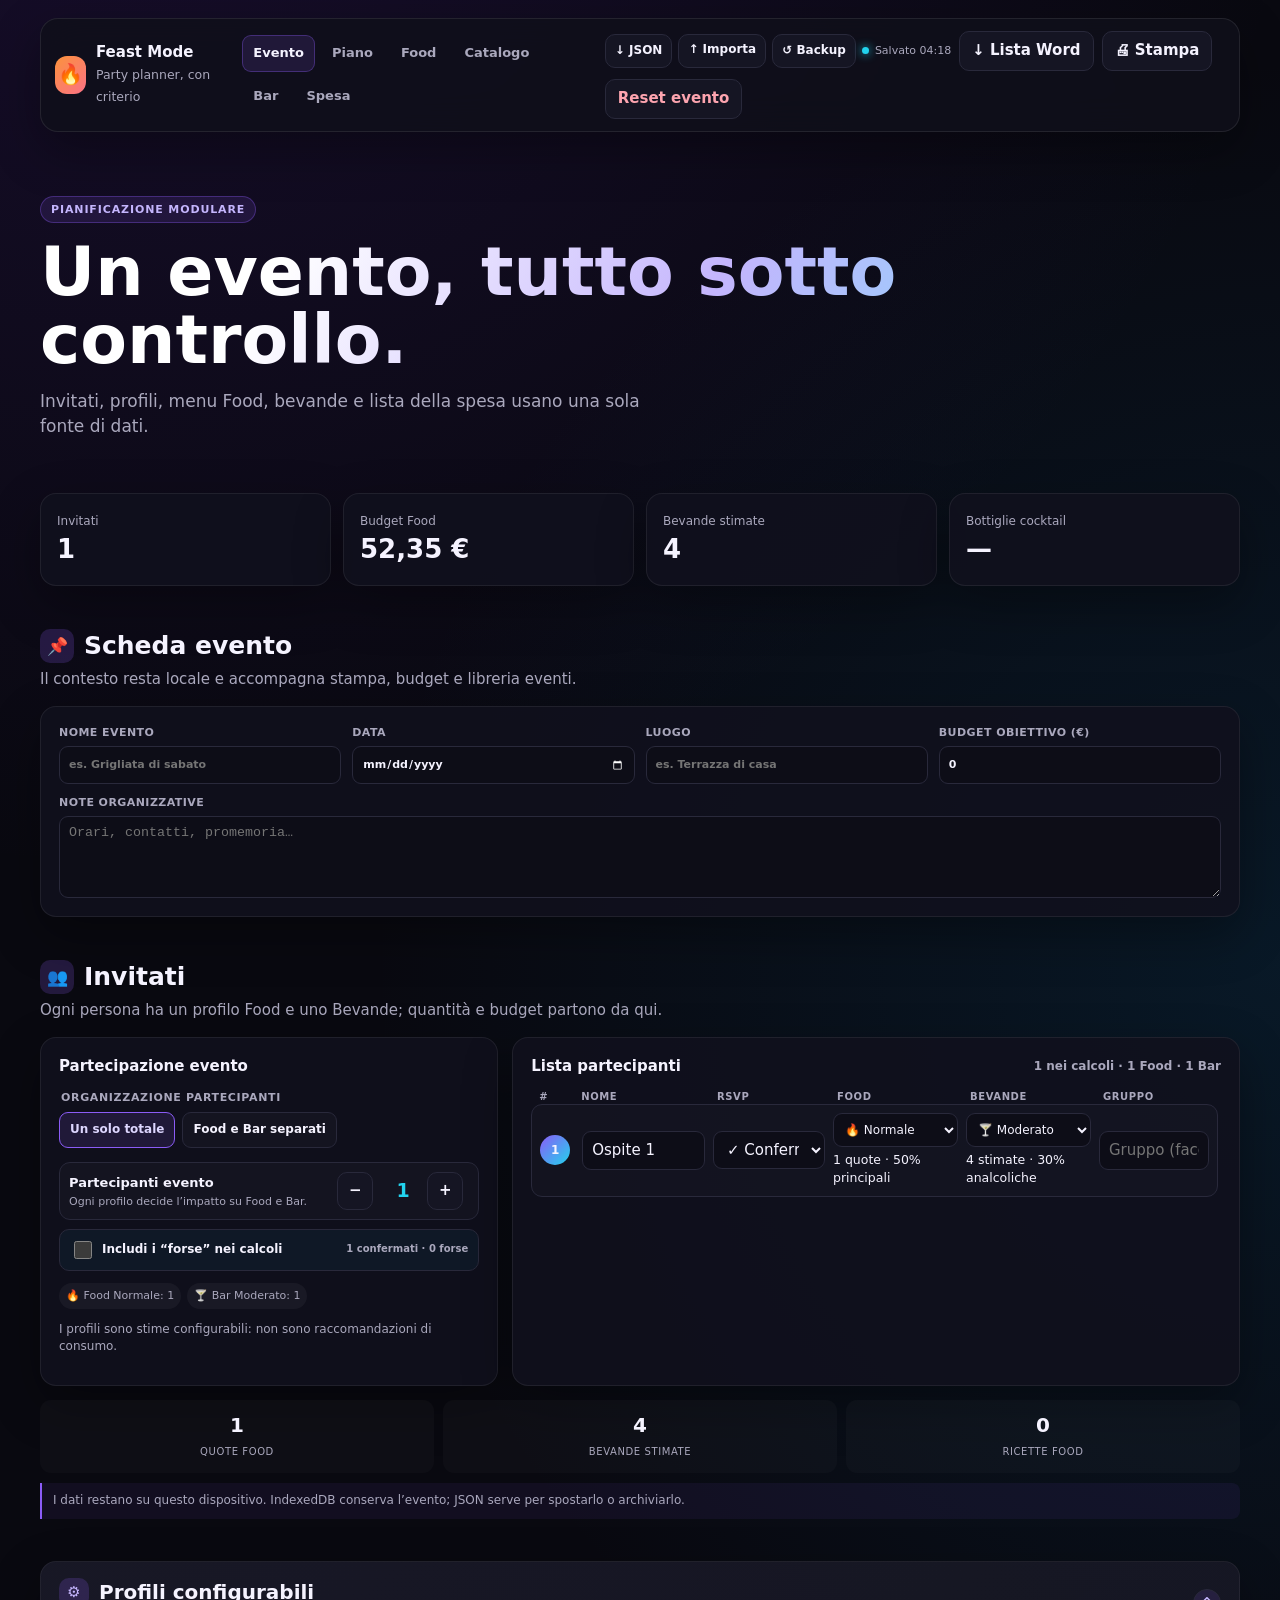
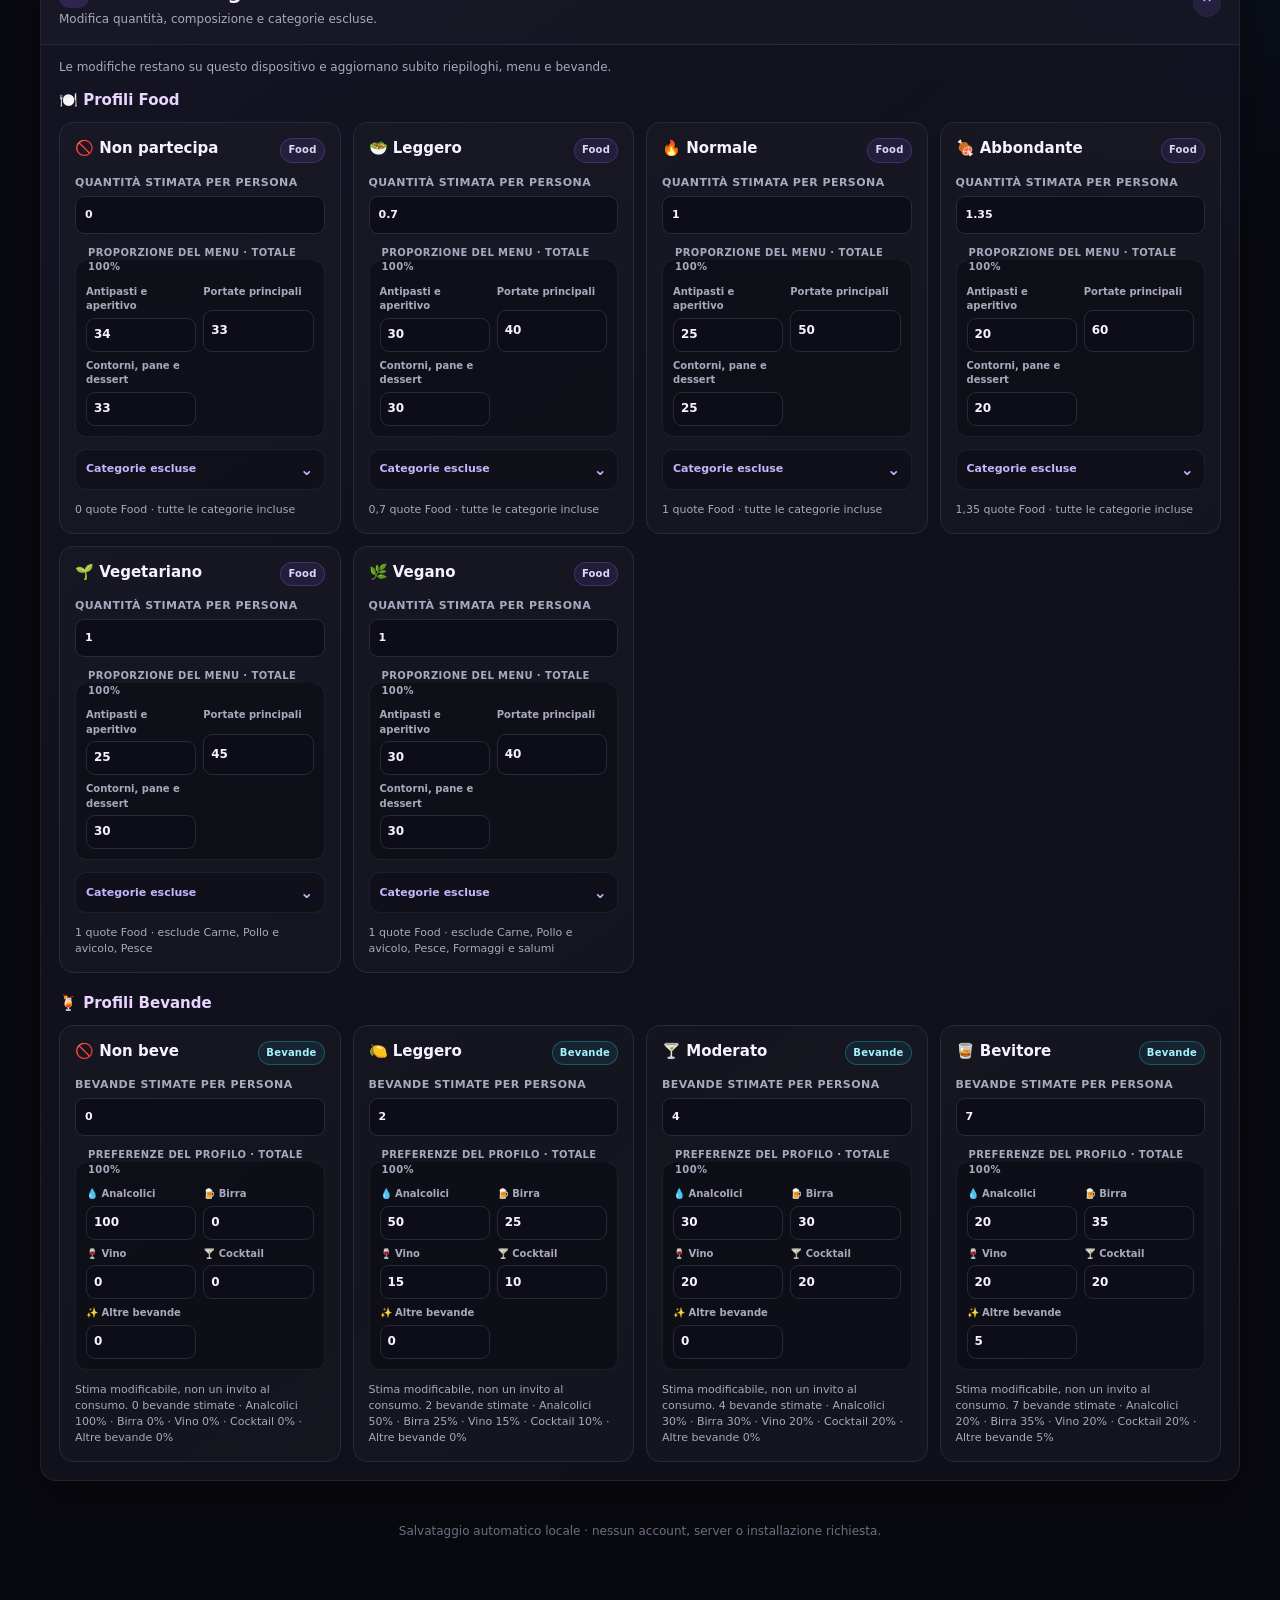
<file: Grill-and-Glass/index.html>
<!doctype html>
<html lang="it">
<head>
  <meta charset="utf-8">
  <meta name="viewport" content="width=device-width,initial-scale=1">
  <meta name="color-scheme" content="dark">
  <meta name="description" content="Pianifica Food, bevande, menu e acquisti per il tuo evento.">
  <title>Feast Mode — Party Planner</title>
  <link rel="icon" href="data:image/svg+xml,%3Csvg xmlns='http://www.w3.org/2000/svg' viewBox='0 0 64 64'%3E%3Ctext y='.9em' font-size='56'%3E🔥%3C/text%3E%3C/svg%3E">
  <link rel="stylesheet" href="css/app.css">
</head>
<body>
  <main class="app">
    <header class="topbar">
      <div class="brand">
        <div class="brand-mark">🔥</div>
        <div><strong>Feast Mode</strong><small>Party planner, con criterio</small></div>
      </div>
      <nav class="nav-tabs" aria-label="Sezioni del planner">
        <button class="nav-tab active" type="button" data-view="event">Evento</button>
        <button class="nav-tab" type="button" data-view="plan">Piano</button>
        <button class="nav-tab" type="button" data-view="food">Food</button>
        <button class="nav-tab" type="button" data-view="catalog">Catalogo</button>
        <button class="nav-tab" type="button" data-view="drinks">Bar</button>
        <button class="nav-tab" type="button" data-view="shopping">Spesa</button>
      </nav>
      <div class="actions">
        <button class="btn" type="button" id="exportBtn">↓ Lista Word</button>
        <button class="btn" type="button" id="printBtn">🖨 Stampa</button>
        <button class="btn danger" type="button" id="resetAllBtn">Reset evento</button>
      </div>
    </header>

    <div class="page" id="event">
      <section class="hero">
        <span class="eyebrow">Pianificazione modulare</span>
        <h1>Un evento, tutto sotto controllo.</h1>
        <p>Invitati, profili, menu Food, bevande e lista della spesa usano una sola fonte di dati.</p>
      </section>
      <section class="overview" aria-label="Riepilogo evento">
        <div class="metric"><span>Invitati</span><b id="ovGuests">—</b></div>
        <div class="metric"><span>Budget Food</span><b id="ovCost">—</b></div>
        <div class="metric"><span>Bevande stimate</span><b id="ovDrinks">—</b></div>
        <div class="metric"><span>Bottiglie cocktail</span><b id="ovBottles">—</b></div>
      </section>

      <section class="section event-brief-section">
        <div class="section-head"><div><div class="section-title"><i>📌</i>Scheda evento</div><p>Il contesto resta locale e accompagna stampa, budget e libreria eventi.</p></div></div>
        <article class="panel"><div class="event-brief" id="eventBrief"></div></article>
      </section>

      <section class="section" id="guests">
        <div class="section-head">
          <div>
            <div class="section-title"><i>👥</i>Invitati</div>
            <p>Ogni persona ha un profilo Food e uno Bevande; quantità e budget partono da qui.</p>
          </div>
        </div>
        <div class="two-col">
          <article class="panel">
            <div class="subhead">Partecipazione evento</div>
            <fieldset class="mode-switch">
              <legend>Organizzazione partecipanti</legend>
              <label><input type="radio" name="participantMode" value="single">Un solo totale</label>
              <label><input type="radio" name="participantMode" value="separate">Food e Bar separati</label>
            </fieldset>
            <div class="audience-controls" id="audienceControls"></div>
            <div class="profile-summary" id="profileSummary" aria-live="polite"></div>
            <p class="hint">I profili sono stime configurabili: non sono raccomandazioni di consumo.</p>
            <p class="guest-warning" id="guestWarning" hidden></p>
          </article>
          <article class="panel">
            <div class="subhead">Lista partecipanti <span class="hint" id="estimateLabel"></span></div>
            <div class="participant-head"><span>#</span><span>Nome</span><span>RSVP</span><span>Food</span><span>Bevande</span><span>Gruppo</span></div>
            <div class="participant-list" id="participantList"></div>
          </article>
        </div>
        <div class="totals">
          <div class="total"><b id="guestEstimated">—</b><span>Quote Food</span></div>
          <div class="total"><b id="guestDrinkers">—</b><span>Bevande stimate</span></div>
          <div class="total"><b id="guestConfigured">—</b><span>Ricette Food</span></div>
        </div>
      </section>

      <section class="section">
        <details class="panel profile-settings" open>
          <summary><span><span class="section-title compact"><i>⚙️</i>Profili configurabili</span><small>Modifica quantità, composizione e categorie escluse.</small></span><span class="summary-chevron">⌄</span></summary>
          <p class="hint">Le modifiche restano su questo dispositivo e aggiornano subito riepiloghi, menu e bevande.</p>
          <div id="profileEditor"></div>
        </details>
      </section>
    </div>

    <section class="section page" id="plan" hidden>
      <div class="page-kicker">Event control</div>
      <div class="section-head"><div><div class="section-title"><i>✨</i>Piano evento</div><p>Controlli rapidi, avanzi e una libreria locale di eventi e template.</p></div></div>
      <div class="plan-grid">
        <article class="panel"><div class="subhead"><span>Controllo di completezza</span><span class="hint" id="planCheckMeta"></span></div><div id="planChecks" class="check-list"></div></article>
        <article class="panel"><div class="subhead"><span>Budget</span><span class="hint">Stima modificabile</span></div><div id="budgetSummary" class="budget-summary"></div></article>
      </div>
      <article class="panel leftovers-panel">
        <div class="subhead"><span>♻️ Piano avanzi e sprechi</span><span class="hint">Promemoria locali: verifica sempre sicurezza e conservazione.</span></div>
        <p class="hint">Indica un’azione soltanto per ciò che vuoi pianificare dopo l’evento; l’app non suggerisce tempi di conservazione.</p>
        <div id="leftoversList" class="leftovers-list"></div>
      </article>
      <article class="panel library-panel">
        <div class="subhead"><span>🗂 Libreria locale</span><div class="inline"><button class="btn" id="duplicateEventBtn" type="button">＋ Duplica evento</button><button class="btn" id="saveTemplateBtn" type="button">☆ Salva come template</button></div></div>
        <p class="hint">Ogni evento resta in IndexedDB su questo dispositivo. I template eliminano spunte di spesa e piano avanzi.</p>
        <div id="eventLibrary" class="event-library"></div>
      </article>
    </section>

    <section class="section page" id="food" hidden>
      <div class="page-kicker">Food operations</div>
      <div class="section-head">
        <div>
          <div class="section-title"><i>🍽️</i>Food</div>
          <p>Scegli il tipo di evento, componi un menu modulare e conserva la tua lista base.</p>
        </div>
        <div class="actions">
          <button class="btn" type="button" id="selectAllBtn">✓ Tutto acquistato</button>
          <button class="btn" type="button" id="deselectAllBtn">○ Deseleziona</button>
          <button class="btn" type="button" id="resetQtyBtn">↺ Reset quantità</button>
          <button class="btn warm" type="button" id="addProductBtn">＋ Prodotto</button>
        </div>
      </div>

      <div class="panel event-type-panel">
        <label for="eventType"><b>Tipo di evento</b><select id="eventType"></select></label>
        <p id="eventTypeDescription" class="hint"></p>
        <div class="food-plan-summary" id="foodPlanSummary" aria-live="polite"></div>
      </div>
      <div class="menu-categories" id="foodCategoryControls"></div>
      <div id="foodRecipeAccordions"></div>

      <div class="panel toolbar">
        <label class="filter" for="productCategory">Lista base<select id="productCategory"></select></label>
        <label class="search" for="productSearch">Cerca prodotto<input id="productSearch" type="search" placeholder="es. costine, pane…"></label>
        <span class="hint" id="productVisible"></span>
      </div>
      <div class="panel">
        <div class="subhead"><span>Spesa completata</span><span class="hint" id="purchaseProgress"></span></div>
        <div class="progress-wrap"><div class="progress" id="purchaseBar"></div></div>
      </div>
      <div id="productList"></div>
      <article class="panel shopping" id="summary">
        <div class="subhead"><span>🛒 Lista della spesa</span><span class="hint" id="shoppingMeta"></span></div>
        <div class="scroll">
          <table>
            <thead><tr><th>Categoria</th><th>Prodotto o ricetta</th><th>Origine</th><th>Quantità</th><th>Prezzo</th><th>Stato</th></tr></thead>
            <tbody id="shoppingBody"></tbody>
          </table>
        </div>
      </article>
    </section>

    <section class="section page" id="shopping" hidden>
      <div class="page-kicker">Shopping run</div>
      <div class="section-head"><div><div class="section-title"><i>🛒</i>Spesa sul campo</div><p>Solo ciò che manca, ordinato per categoria e pensato per il telefono.</p></div><div class="actions"><button class="btn" type="button" id="fieldCheckAllBtn">✓ Segna tutto</button><button class="btn" type="button" id="fieldPrintBtn">🖨 Stampa</button></div></div>
      <div class="panel field-summary" id="fieldShoppingSummary"></div>
      <div id="fieldShoppingList" class="field-shopping-list"></div>
    </section>

    <section class="section page" id="catalog" hidden>
      <div class="page-kicker">Food catalogue</div>
      <div class="section-head">
        <div>
          <div class="section-title"><i>📚</i>Tutte le ricette</div>
          <p>Esplora proposte per tutti i tipi di evento; la selezione entra nel menu attivo.</p>
        </div>
      </div>
      <div class="panel toolbar">
        <label class="filter" for="catalogCategory">Categoria<select id="catalogCategory"></select></label>
        <label class="search" for="catalogSearch">Cerca ricetta<input id="catalogSearch" type="search" placeholder="es. focaccia, pesce, vegano…"></label>
        <span class="hint" id="catalogVisible"></span>
      </div>
      <div class="recipe-grid" id="catalogGrid"></div>
    </section>

    <section class="section page" id="drinks" hidden>
      <div class="page-kicker">Bar operations</div>
      <div class="section-head">
        <div>
          <div class="section-title"><i>🍹</i>Bevande</div>
          <p>Il totale deriva dai profili; qui decidi soltanto come distribuirlo.</p>
        </div>
      </div>
      <article class="panel mix-panel">
        <div class="subhead"><span>Mix bevande</span><span class="hint" id="mixTotal">—</span></div>
        <p class="hint">Modificare una quota ribilancia le altre. Il mix fa sempre 100% e non cambia il totale stimato.</p>
        <div id="drinkMix"></div>
        <div class="inline"><button class="btn" type="button" id="suggestedMixBtn">↺ Usa il suggerimento dei profili</button><span class="hint" id="mixSuggestion"></span></div>
      </article>
      <div class="panel toolbar">
        <label class="search" for="drinkSearch">Cerca cocktail<input id="drinkSearch" type="search" placeholder="es. spritz, gin…"></label>
        <label class="filter" for="drinkCategory">Categoria<select id="drinkCategory"></select></label>
        <span class="hint" id="drinkSelected"></span>
      </div>
      <div class="drink-grid" id="drinkGrid"></div>
      <div class="panel" style="margin-top:14px">
        <div class="subhead"><span>Ripartizione cocktail</span><span class="hint" id="mixerMeta"></span></div>
        <div class="mixer" id="mixerList"></div>
      </div>
      <div class="drink-results">
        <article class="panel">
          <div class="subhead">Distribuzione bevande</div>
          <div class="bars" id="drinkBars"></div>
          <div class="subhead" style="margin-top:18px">Profili partecipanti</div>
          <div class="bars" id="profileBars"></div>
        </article>
        <article class="panel">
          <div class="subhead">Ingredienti cocktail e bottiglie</div>
          <p class="hint">Modifica la capacità della bottiglia: il calcolo aggiorna subito il risultato.</p>
          <div id="ingredientList"></div>
          <div class="bottle-grid" id="bottleGrid" style="margin-top:12px"></div>
        </article>
      </div>
    </section>

    <p class="footer">Salvataggio automatico locale · nessun account, server o installazione richiesta.</p>
  </main>

  <div class="dialog" id="productDialog" role="dialog" aria-modal="true" aria-labelledby="dialogTitle">
    <form class="modal" id="productForm">
      <div class="subhead"><h2 id="dialogTitle">Aggiungi prodotto</h2><button class="icon-btn" type="button" id="dialogClose" aria-label="Chiudi">×</button></div>
      <div class="fields">
        <div class="field full"><label for="newName">Nome prodotto</label><input id="newName" required></div>
        <div class="field"><label for="newCategory">Categoria</label><input id="newCategory" placeholder="Varie"></div>
        <div class="field"><label for="newUnit">Unità</label><input id="newUnit" placeholder="unità"></div>
        <div class="field"><label for="newPerPerson">Quantità per persona</label><input id="newPerPerson" type="number" min="0" step="0.1" value="0"></div>
        <div class="field"><label for="newBase">Quantità base</label><input id="newBase" type="number" min="0" step="0.1" value="1"></div>
        <div class="field"><label for="newPrice">Prezzo unitario €</label><input id="newPrice" type="number" min="0" step="0.01" value="0"></div>
        <div class="field"><label for="newEquiv">Unità equivalente</label><input id="newEquiv" placeholder="es. kg"></div>
        <div class="field full"><label for="newFactor">Fattore equivalenza (opzionale)</label><input id="newFactor" type="number" min="0" step="0.01" value="1"></div>
      </div>
      <div class="modal-foot"><button class="btn" type="button" id="dialogCancel">Annulla</button><button class="btn primary" type="submit">Aggiungi</button></div>
    </form>
  </div>
  <div class="toast" id="toast" role="status" aria-live="polite"></div>

  <script src="js/formatters.js?v=5"></script>
  <script src="data/defaults.js?v=5"></script>
  <script src="data/food-drinks.js?v=5"></script>
  <script src="js/storage.js?v=5"></script>
  <script src="js/state.js?v=5"></script>
  <script src="js/calculations.js?v=5"></script>
  <script src="js/render/ui.js?v=5"></script>
  <script src="js/app.js?v=5"></script>
</body>
</html>
</file>
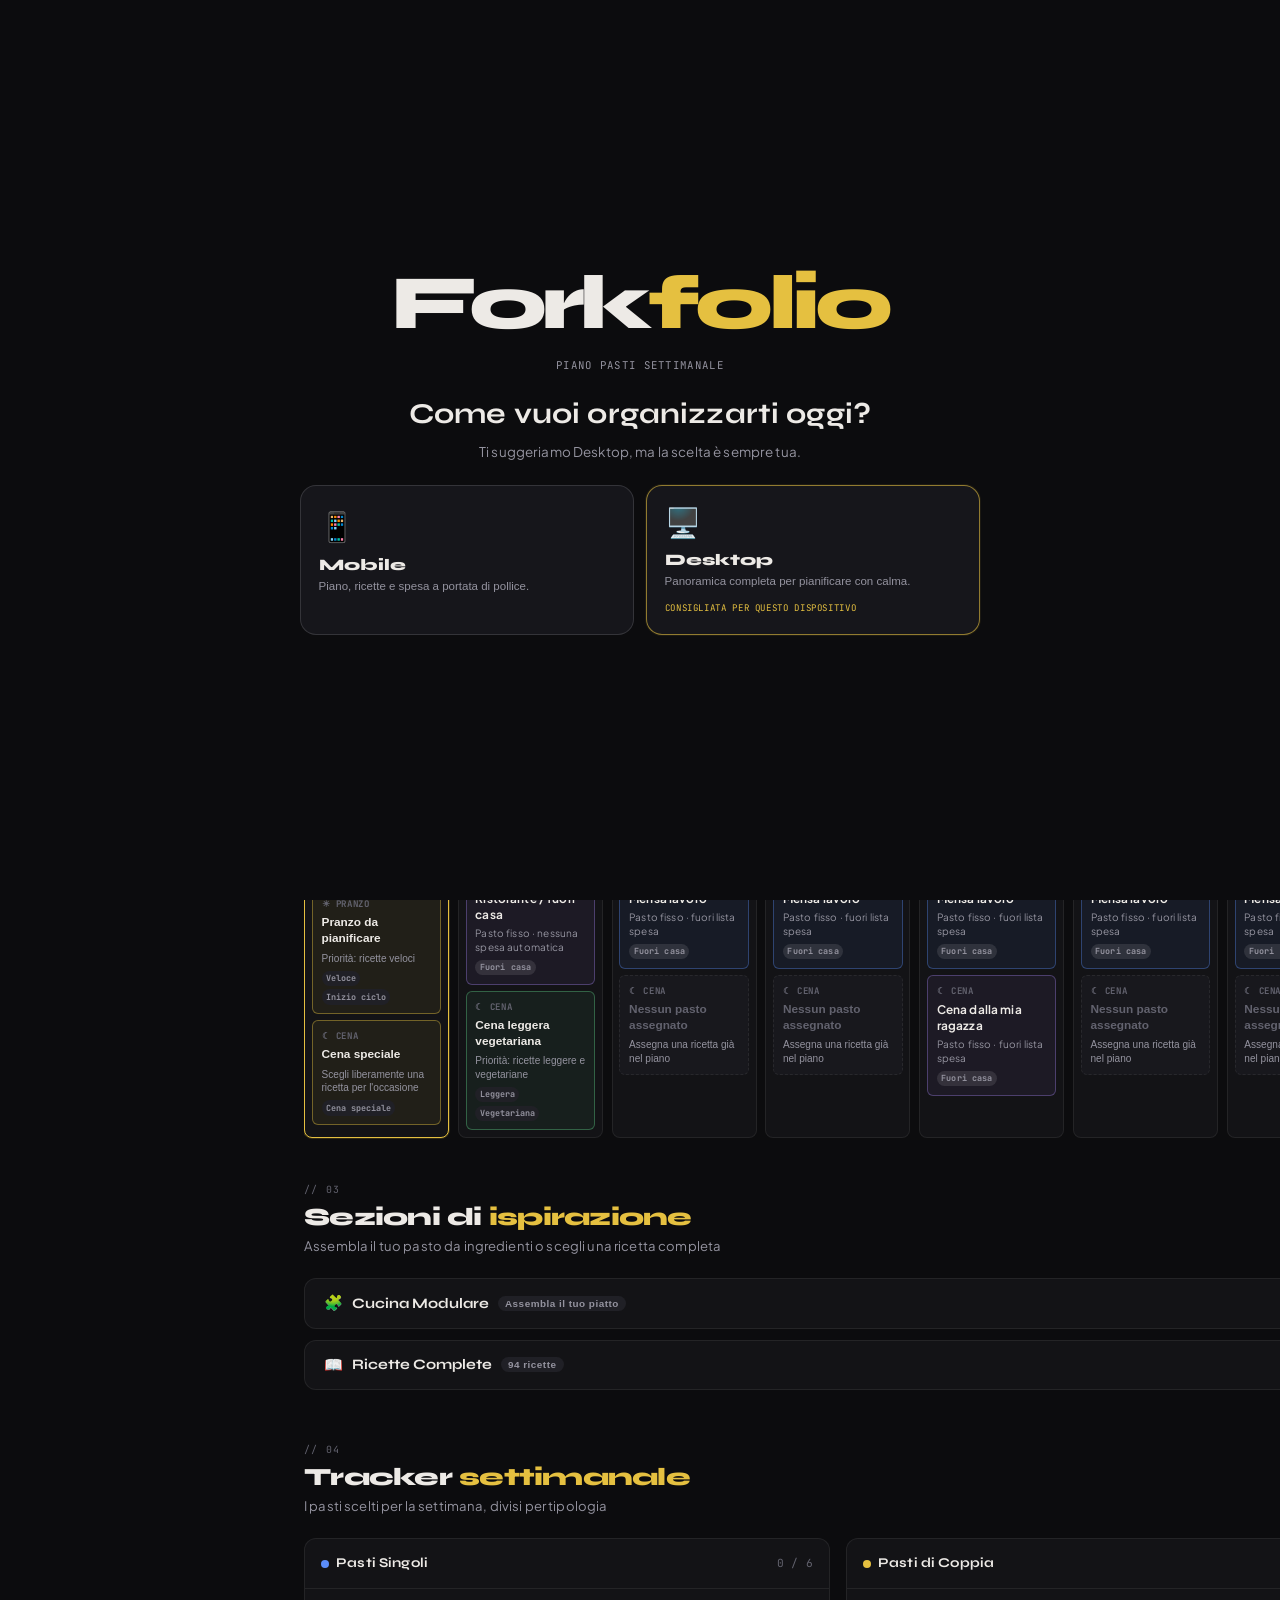
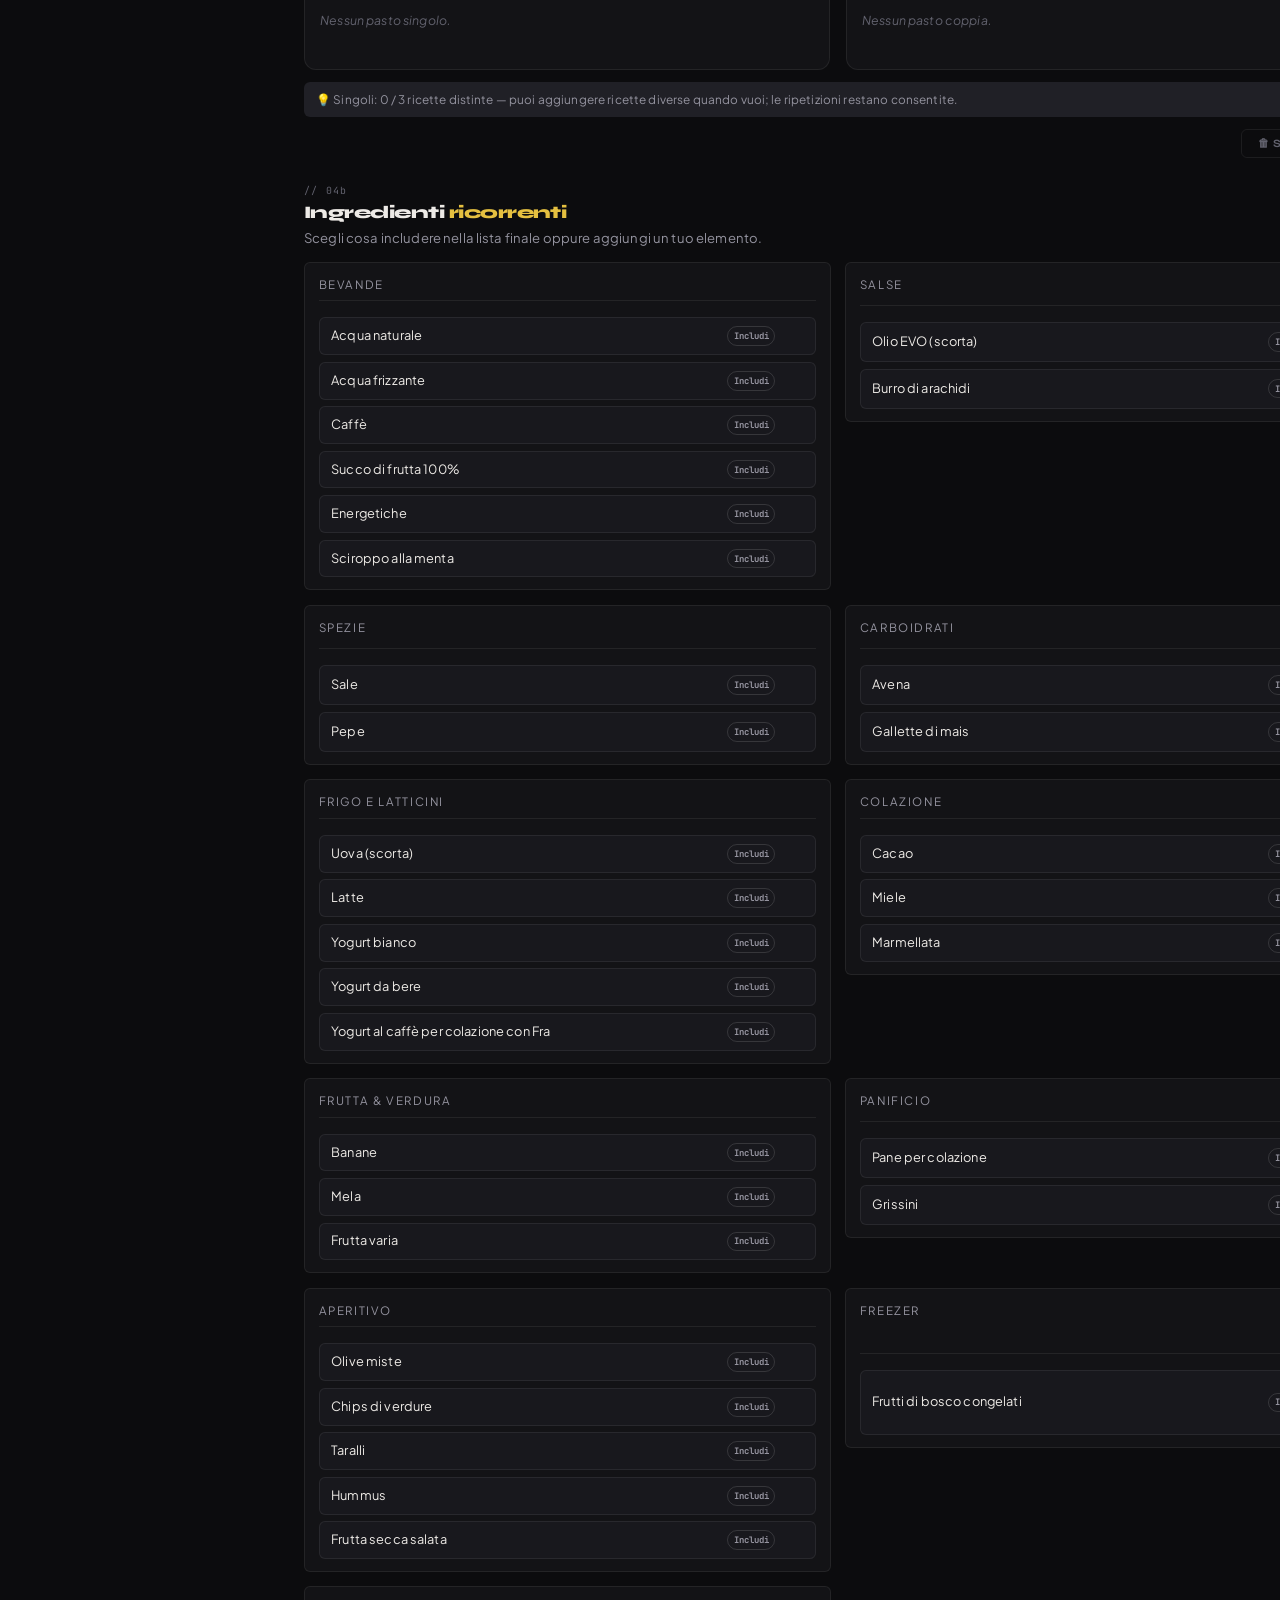
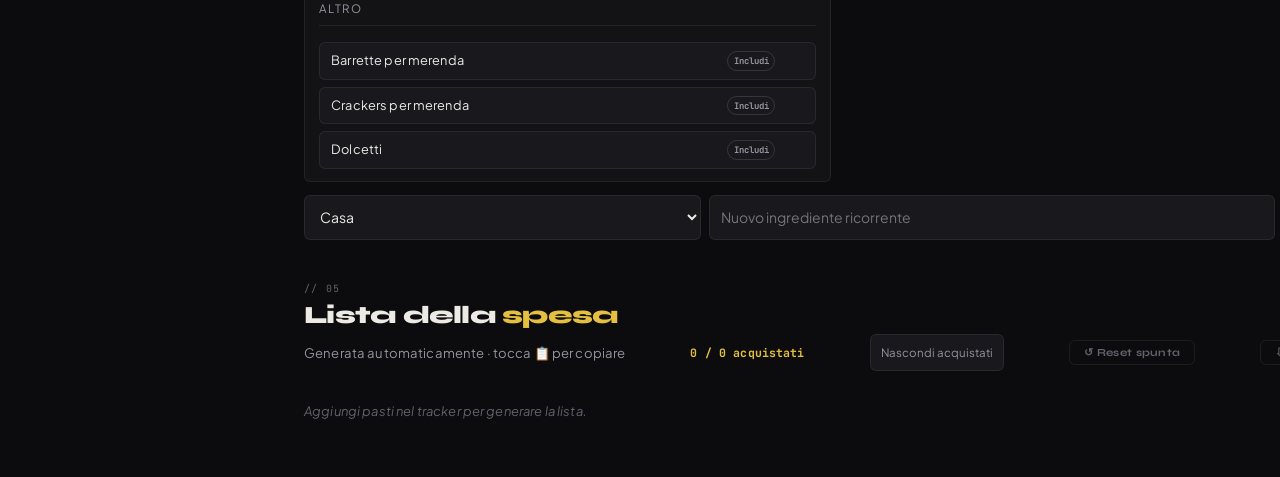
<file: ForkFolio/ForkFolio.html>
<!doctype html>
<html lang="it">
  <head>
    <meta charset="UTF-8" />
    <meta name="viewport" content="width=device-width, initial-scale=1.0" />
    <title>Forkfolio — Piano Pasti</title>
    <link rel="preconnect" href="https://fonts.googleapis.com" />
    <link
      href="https://fonts.googleapis.com/css2?family=Syne:wght@400;500;600;700;800&family=Plus+Jakarta+Sans:ital,wght@0,300;0,400;0,500;0,600;1,300&family=JetBrains+Mono:wght@300;400&display=swap"
      rel="stylesheet"
    />
    <style>
      /* ─── TOKENS ──────────────────────────────────── */
      :root {
        --bg: #0c0c0e;
        --surface: #131316;
        --surface2: #18181d;
        --surface3: #202026;
        --border: rgba(255, 255, 255, 0.07);
        --border2: rgba(255, 255, 255, 0.13);
        --text: #edeae6;
        --muted: #62626e;
        --muted2: #94939f;
        --accent: #e5c040;
        --accent2: #ff7a4a;
        --single: #5b8dfa;
        --double: #e5c040;
        --green: #46b07a;
        --r: 12px;
        --r2: 8px;
        --r3: 6px;
        --t: 0.22s cubic-bezier(0.4, 0, 0.2, 1);
      }
      body[data-profile="francesca"] {
        --bg:#120d19; --surface:#1b1322; --surface2:#23192d; --surface3:#30213d;
        --border:rgba(229,196,255,.11); --border2:rgba(229,196,255,.22);
        --accent:#c49aff; --accent2:#ff8fb8; --single:#b990ff; --double:#ff9dc5;
      }
      body[data-profile="sergio"] .ambient { background:radial-gradient(ellipse 60% 40% at 20% 10%,rgba(91,141,250,.09),transparent 60%),radial-gradient(ellipse 50% 35% at 80% 85%,rgba(229,192,64,.07),transparent 60%); }
      body[data-profile="francesca"] .ambient { background:radial-gradient(ellipse 60% 40% at 20% 10%,rgba(196,154,255,.13),transparent 60%),radial-gradient(ellipse 50% 35% at 80% 85%,rgba(255,143,184,.10),transparent 60%); }
      *,
      *::before,
      *::after {
        box-sizing: border-box;
        margin: 0;
        padding: 0;
      }
      html {
        scroll-behavior: smooth;
      }
      body {
        font-family: "Plus Jakarta Sans", sans-serif;
        background: var(--bg);
        color: var(--text);
        min-height: 100vh;
        font-size: 14px;
        line-height: 1.75;
        overflow-x: hidden;
        letter-spacing: 0.01em;
      }
      ::-webkit-scrollbar {
        width: 4px;
      }
      ::-webkit-scrollbar-track {
        background: transparent;
      }
      ::-webkit-scrollbar-thumb {
        background: var(--surface3);
        border-radius: 2px;
      }

      /* ─── AMBIENT GLOW ────────────────────────────── */
      .ambient {
        position: fixed;
        inset: 0;
        pointer-events: none;
        z-index: 0;
        background:
          radial-gradient(
            ellipse 60% 40% at 20% 10%,
            rgba(91, 141, 250, 0.045) 0%,
            transparent 60%
          ),
          radial-gradient(
            ellipse 50% 35% at 80% 85%,
            rgba(229, 192, 64, 0.04) 0%,
            transparent 60%
          );
      }

      /* ─── SPLASH ──────────────────────────────────── */
      #splash {
        position: fixed;
        inset: 0;
        z-index: 1000;
        background: var(--bg);
        display: flex;
        flex-direction: column;
        align-items: center;
        justify-content: center;
        gap: 0.4rem;
        animation: splashFade 0.5s 1.6s ease forwards;
      }
      @keyframes splashFade {
        to {
          opacity: 0;
          pointer-events: none;
        }
      }

      .sp-logo {
        font-family: "Syne", sans-serif;
        font-size: clamp(3rem, 7vw, 5.5rem);
        font-weight: 800;
        letter-spacing: -0.04em;
        animation: spUp 0.7s 0.1s both;
      }
      .sp-logo span {
        color: var(--accent);
      }
      .sp-sub {
        font-size: 0.82rem;
        letter-spacing: 0.2em;
        text-transform: uppercase;
        color: var(--muted2);
        animation: spUp 0.7s 0.4s both;
      }
      .sp-credit {
        font-size: 0.75rem;
        color: var(--muted);
        margin-top: 0.25rem;
        animation: spUp 0.7s 0.7s both;
      }
      .sp-credit em {
        color: var(--accent);
        font-style: normal;
        font-weight: 600;
      }
      .sp-line {
        width: 0;
        height: 1px;
        margin-top: 1.8rem;
        background: linear-gradient(
          90deg,
          transparent,
          var(--accent),
          transparent
        );
        animation: spLine 1.2s 1s ease forwards;
      }
      @keyframes spLine {
        to {
          width: 240px;
        }
      }
      .sp-claude {
        margin-top: 0.6rem;
        display: flex;
        align-items: center;
        gap: 0.4rem;
        font-size: 0.68rem;
        color: var(--muted);
        letter-spacing: 0.06em;
        animation: spUp 0.7s 1.4s both;
      }
      .sp-claude-dot {
        width: 18px;
        height: 18px;
        border-radius: 50%;
        background: linear-gradient(135deg, #e07b4c, #c96090);
        display: grid;
        place-items: center;
        font-size: 0.55rem;
        color: white;
        font-weight: 700;
      }

      @keyframes spUp {
        from {
          opacity: 0;
          transform: translateY(18px);
        }
        to {
          opacity: 1;
          transform: translateY(0);
        }
      }

      /* ─── HEADER ──────────────────────────────────── */
      header {
        position: sticky;
        top: 0;
        z-index: 100;
        background: rgba(12, 12, 14, 0.88);
        backdrop-filter: blur(24px);
        -webkit-backdrop-filter: blur(24px);
        border-bottom: 1px solid var(--border);
        height: 56px;
        display: flex;
        align-items: center;
        justify-content: space-between;
        padding: 0 1.75rem;
        opacity: 0;
        animation: spUp 0.5s 1.9s forwards;
      }
      .hdr-logo {
        font-family: "Syne", sans-serif;
        font-size: 1.1rem;
        font-weight: 800;
        letter-spacing: -0.03em;
      }
      .hdr-logo span {
        color: var(--accent);
      }
      .hdr-right {
        display: flex;
        align-items: center;
        gap: 1rem;
      }
      .hdr-credit {
        font-size: 0.65rem;
        color: var(--muted);
        letter-spacing: 0.03em;
        display: flex;
        align-items: center;
        gap: 0.4rem;
      }
      .claude-badge {
        display: inline-flex;
        align-items: center;
        gap: 0.3rem;
        padding: 0.18rem 0.6rem;
        border-radius: 20px;
        background: linear-gradient(
          135deg,
          rgba(224, 123, 76, 0.15),
          rgba(201, 96, 144, 0.15)
        );
        border: 1px solid rgba(224, 123, 76, 0.25);
        font-size: 0.62rem;
        color: #d48a70;
        font-weight: 600;
        letter-spacing: 0.04em;
      }
      .claude-badge::before {
        content: "";
        width: 10px;
        height: 10px;
        border-radius: 50%;
        background: linear-gradient(135deg, #e07b4c, #c96090);
        flex-shrink: 0;
      }
      .claude-badge-sm {
        font-size: 0.58rem;
        color: var(--muted);
        letter-spacing: 0.05em;
        opacity: 0.55;
      }
      nav {
        display: flex;
        gap: 2px;
      }
      .nav-btn {
        background: none;
        border: none;
        color: var(--muted);
        font-family: "Syne", sans-serif;
        font-size: 0.7rem;
        font-weight: 700;
        letter-spacing: 0.08em;
        text-transform: uppercase;
        padding: 0.35rem 0.8rem;
        border-radius: 20px;
        cursor: pointer;
        transition: all var(--t);
      }
      .nav-btn:hover {
        color: var(--text);
        background: var(--surface3);
      }
      .nav-btn.active {
        color: var(--accent);
        background: rgba(229, 192, 64, 0.1);
      }

      /* ─── LAYOUT ──────────────────────────────────── */
      .layout {
        display: grid;
        grid-template-columns: 272px 1fr;
        min-height: calc(100vh - 56px);
        position: relative;
        z-index: 1;
        opacity: 0;
        animation: spUp 0.5s 2s forwards;
      }

      /* ─── SIDEBAR ─────────────────────────────────── */
      .sidebar {
        background: var(--surface);
        border-right: 1px solid var(--border);
        padding: 1.4rem 1.2rem;
        position: sticky;
        top: 56px;
        height: calc(100vh - 56px);
        overflow-y: auto;
        display: flex;
        flex-direction: column;
        gap: 1.4rem;
      }
      .sb-label {
        font-family: "Syne", sans-serif;
        font-size: 0.62rem;
        font-weight: 700;
        letter-spacing: 0.14em;
        text-transform: uppercase;
        color: var(--muted);
        margin-bottom: 0.65rem;
      }

      .sum-pair {
        display: grid;
        grid-template-columns: 1fr 1fr;
        gap: 0.45rem;
      }
      .sum-card {
        background: var(--surface2);
        border: 1px solid var(--border);
        border-radius: var(--r2);
        padding: 0.8rem 0.75rem;
        transition:
          border-color var(--t),
          transform var(--t);
      }
      .sum-card:hover {
        border-color: var(--border2);
        transform: translateY(-1px);
      }
      .sc-lbl {
        font-size: 0.62rem;
        font-weight: 600;
        letter-spacing: 0.06em;
        text-transform: uppercase;
        margin-bottom: 0.2rem;
      }
      .sc-lbl.s {
        color: var(--single);
      }
      .sc-lbl.d {
        color: var(--double);
      }
      .sc-num {
        font-family: "Syne", sans-serif;
        font-size: 1.9rem;
        font-weight: 800;
        line-height: 1;
      }
      .sc-sub {
        font-size: 0.67rem;
        color: var(--muted);
        margin-top: 0.15rem;
      }

      .ring-wrap {
        display: flex;
        flex-direction: column;
        align-items: center;
        gap: 0.5rem;
      }
      .ring-svg {
        transform: rotate(-90deg);
      }
      .ring-track {
        fill: none;
        stroke: var(--surface3);
        stroke-width: 3.5;
      }
      .ring-fill {
        fill: none;
        stroke: var(--accent);
        stroke-width: 3.5;
        stroke-linecap: round;
        transition: stroke-dashoffset 0.7s cubic-bezier(0.4, 0, 0.2, 1);
      }
      .ring-lbl {
        font-family: "Syne", sans-serif;
        font-size: 0.7rem;
        font-weight: 700;
        color: var(--muted2);
        text-align: center;
      }
      .ring-lbl strong {
        color: var(--text);
        display: block;
        font-size: 1.05rem;
      }

      .sb-divider {
        height: 1px;
        background: var(--border);
      }

      .recent-list {
        display: flex;
        flex-direction: column;
        gap: 0.3rem;
      }
      .r-item {
        display: flex;
        align-items: center;
        gap: 0.45rem;
        padding: 0.42rem 0.55rem;
        background: var(--surface2);
        border-radius: var(--r3);
        font-size: 0.76rem;
        transition: background var(--t);
        cursor: default;
      }
      .r-item:hover {
        background: var(--surface3);
      }
      .r-dot {
        width: 6px;
        height: 6px;
        border-radius: 50%;
        flex-shrink: 0;
      }
      .r-dot.s {
        background: var(--single);
      }
      .r-dot.d {
        background: var(--double);
      }
      .r-name {
        flex: 1;
        overflow: hidden;
        text-overflow: ellipsis;
        white-space: nowrap;
      }
      .r-rm {
        background: none;
        border: none;
        color: var(--muted);
        cursor: pointer;
        font-size: 0.7rem;
        padding: 0.1rem 0.25rem;
        border-radius: 3px;
        opacity: 0;
        transition: all var(--t);
      }
      .r-item:hover .r-rm {
        opacity: 1;
      }
      .r-rm:hover {
        color: var(--accent2);
      }

      /* ─── MAIN ────────────────────────────────────── */
      main {
        padding: 2rem 2rem 3rem;
        display: flex;
        flex-direction: column;
        gap: 2.5rem;
      }

      /* ─── SECTION HEADER ──────────────────────────── */
      .sec-hdr {
        margin-bottom: 1.4rem;
      }
      .sec-num {
        font-family: "JetBrains Mono", monospace;
        font-size: 0.62rem;
        color: var(--muted);
        letter-spacing: 0.12em;
        margin-bottom: 0.25rem;
      }
      .sec-title {
        font-family: "Syne", sans-serif;
        font-size: 1.55rem;
        font-weight: 800;
        letter-spacing: -0.03em;
        line-height: 1.15;
      }
      .sec-title .hl {
        color: var(--accent);
      }
      .sec-sub {
        font-size: 0.82rem;
        color: var(--muted2);
        margin-top: 0.3rem;
        line-height: 1.5;
      }

      /* ─── SECTION 01 SETUP ────────────────────────── */
      .setup-grid {
        display: grid;
        grid-template-columns: 1fr 1fr;
        gap: 1rem;
        max-width: 700px;
      }
      .setup-card {
        background: var(--surface);
        border: 1px solid var(--border);
        border-radius: var(--r);
        padding: 1.4rem;
        position: relative;
        overflow: hidden;
        transition:
          border-color var(--t),
          transform var(--t),
          box-shadow var(--t);
      }
      .setup-card::before {
        content: "";
        position: absolute;
        top: 0;
        left: 0;
        right: 0;
        height: 2px;
        border-radius: var(--r) var(--r) 0 0;
      }
      .setup-card.sc-s::before {
        background: var(--single);
      }
      .setup-card.sc-d::before {
        background: var(--double);
      }
      .setup-card:hover {
        border-color: var(--border2);
        transform: translateY(-2px);
        box-shadow: 0 10px 36px rgba(0, 0, 0, 0.3);
      }
      .sc-icon {
        font-size: 1.5rem;
        margin-bottom: 0.65rem;
      }
      .sc-title {
        font-family: "Syne", sans-serif;
        font-size: 0.98rem;
        font-weight: 700;
        margin-bottom: 0.15rem;
      }
      .setup-card.sc-s .sc-title {
        color: var(--single);
      }
      .setup-card.sc-d .sc-title {
        color: var(--double);
      }
      .sc-desc {
        font-size: 0.77rem;
        color: var(--muted2);
        margin-bottom: 1.2rem;
        line-height: 1.5;
      }
      .ig {
        margin-bottom: 0.85rem;
      }
      .ig label {
        display: block;
        font-size: 0.66rem;
        font-weight: 600;
        letter-spacing: 0.09em;
        text-transform: uppercase;
        color: var(--muted);
        margin-bottom: 0.38rem;
      }
      .num-row {
        display: flex;
        align-items: center;
        background: var(--surface2);
        border: 1px solid var(--border);
        border-radius: var(--r2);
        overflow: hidden;
        transition: border-color var(--t);
      }
      .num-row:focus-within {
        border-color: var(--border2);
      }
      .nb {
        background: none;
        border: none;
        color: var(--muted2);
        width: 38px;
        height: 40px;
        cursor: pointer;
        font-size: 1.05rem;
        transition: all var(--t);
        flex-shrink: 0;
      }
      .nb:hover {
        color: var(--text);
        background: var(--surface3);
      }
      .nv {
        flex: 1;
        background: none;
        border: none;
        color: var(--text);
        font-family: "Syne", sans-serif;
        font-size: 1.1rem;
        font-weight: 700;
        text-align: center;
        outline: none;
        min-width: 0;
      }
      .nv::-webkit-inner-spin-button,
      .nv::-webkit-outer-spin-button {
        display: none;
      }
      .hint-box {
        padding: 0.55rem 0.75rem;
        background: var(--surface3);
        border-radius: var(--r3);
        font-size: 0.74rem;
        color: var(--muted2);
        margin-top: 0.1rem;
        line-height: 1.5;
      }
      .hint-box strong {
        color: var(--text);
      }
      .apply-btn {
        width: 100%;
        margin-top: 0.9rem;
        background: var(--surface3);
        border: 1px solid var(--border);
        border-radius: var(--r2);
        padding: 0.62rem;
        color: var(--text);
        font-family: "Syne", sans-serif;
        font-size: 0.76rem;
        font-weight: 700;
        letter-spacing: 0.04em;
        cursor: pointer;
        transition: all var(--t);
      }
      .apply-btn:hover {
        background: var(--accent);
        color: #000;
        border-color: var(--accent);
      }

      /* ─── COLLAPSIBLE ─────────────────────────────── */
      .coll {
        background: var(--surface);
        border: 1px solid var(--border);
        border-radius: var(--r);
        overflow: hidden;
        margin-bottom: 0.7rem;
        transition:
          border-color var(--t),
          box-shadow var(--t);
      }
      .coll:hover {
        border-color: var(--border2);
      }
      .coll-hdr {
        display: flex;
        width: 100%;
        align-items: center;
        justify-content: space-between;
        padding: 0.95rem 1.2rem;
        cursor: pointer;
        user-select: none;
        transition: background var(--t);
        color: inherit;
        border: 0;
        background: transparent;
        text-align: left;
      }
      .coll-hdr:hover {
        background: var(--surface2);
      }
      .coll-left {
        display: flex;
        align-items: center;
        gap: 0.55rem;
      }
      .sr-only {
        position: absolute;
        width: 1px;
        height: 1px;
        padding: 0;
        margin: -1px;
        overflow: hidden;
        clip: rect(0, 0, 0, 0);
        white-space: nowrap;
        border: 0;
      }
      button:focus-visible,
      input:focus-visible,
      .coll-hdr:focus-visible {
        outline: 3px solid rgba(229, 192, 64, 0.8);
        outline-offset: 3px;
      }
      .coll-icon {
        font-size: 0.95rem;
      }
      .coll-title {
        font-family: "Syne", sans-serif;
        font-size: 0.9rem;
        font-weight: 700;
      }
      .coll-badge {
        font-size: 0.62rem;
        font-weight: 600;
        letter-spacing: 0.05em;
        padding: 0.12rem 0.45rem;
        border-radius: 20px;
        background: var(--surface3);
        color: var(--muted2);
      }
      .coll-arrow {
        color: var(--muted);
        font-size: 0.68rem;
        transition: transform 0.3s;
      }
      .coll.open .coll-arrow {
        transform: rotate(180deg);
      }
      .coll-body {
        max-height: 0;
        overflow: hidden;
        transition: max-height 0.45s cubic-bezier(0.4, 0, 0.2, 1);
      }
      .coll.open .coll-body {
        max-height: 5000px;
      }
      .coll-content {
        padding: 0 1.2rem 1.4rem;
      }

      /* ─── BUILDER ────────────────────────────────── */
      .builder-layout {
        display: flex;
        flex-direction: column;
        gap: 1rem;
      }
      .bz-label {
        font-size: 0.63rem;
        font-weight: 600;
        letter-spacing: 0.1em;
        text-transform: uppercase;
        color: var(--muted);
        margin-bottom: 0.45rem;
      }
      .bz {
        min-height: 88px;
        border: 1.5px dashed var(--border2);
        border-radius: var(--r2);
        padding: 0.65rem;
        display: flex;
        flex-wrap: wrap;
        gap: 0.3rem;
        align-content: flex-start;
        transition:
          border-color var(--t),
          background var(--t);
        margin-bottom: 0.8rem;
      }
      .bz.has {
        border-style: solid;
        border-color: rgba(229, 192, 64, 0.3);
        background: rgba(229, 192, 64, 0.025);
      }
      .bz-empty {
        font-size: 0.77rem;
        color: var(--muted);
        font-style: italic;
        margin: auto;
      }
      .ba {
        display: flex;
        gap: 0.4rem;
      }
      .bb {
        flex: 1;
        border-radius: var(--r3);
        padding: 0.52rem 0.45rem;
        font-family: "Syne", sans-serif;
        font-size: 0.7rem;
        font-weight: 700;
        cursor: pointer;
        transition: all var(--t);
        border: 1.5px solid;
        letter-spacing: 0.03em;
      }
      .bb.bs {
        border-color: var(--single);
        color: var(--single);
        background: rgba(91, 141, 250, 0.07);
      }
      .bb.bs:hover {
        background: var(--single);
        color: #fff;
      }
      .bb.bd {
        border-color: var(--double);
        color: var(--double);
        background: rgba(229, 192, 64, 0.07);
      }
      .bb.bd:hover {
        background: var(--double);
        color: #000;
      }
      .bb.bc {
        border-color: var(--border);
        color: var(--muted);
        background: transparent;
      }
      .bb.bc:hover {
        border-color: var(--accent2);
        color: var(--accent2);
      }

      /* ─── ING PANEL ──────────────────────────────── */
      .ing-panel {
        background: var(--surface2);
        border: 1px solid var(--border);
        border-radius: var(--r2);
        overflow: hidden;
        display: flex;
        flex-direction: column;
      }
      /* ─── ING SEARCH ──────────────────────────────── */
      .ing-search-wrap {
        position: relative;
        padding: 0.65rem 0.75rem 0;
        flex-shrink: 0;
      }
      .ing-search {
        width: 100%;
        box-sizing: border-box;
        background: var(--surface3);
        border: 1px solid var(--border);
        border-radius: var(--r2);
        padding: 0.45rem 2rem 0.45rem 0.75rem;
        font-family: "Plus Jakarta Sans", sans-serif;
        font-size: 0.78rem;
        color: var(--text);
        outline: none;
        transition:
          border-color var(--t),
          background var(--t);
      }
      .ing-search::placeholder {
        color: var(--muted);
      }
      .ing-search:focus {
        border-color: var(--border2);
      }
      .ing-search-clear {
        position: absolute;
        right: 1.1rem;
        top: 50%;
        transform: translateY(-20%);
        background: none;
        border: none;
        color: var(--muted);
        cursor: pointer;
        font-size: 0.72rem;
        padding: 0.15rem;
        line-height: 1;
        opacity: 0;
        pointer-events: none;
        transition:
          opacity var(--t),
          color var(--t);
      }
      .ing-search-clear.visible {
        opacity: 1;
        pointer-events: all;
      }
      .ing-search-clear:hover {
        color: var(--accent2);
      }
      .ing-search-results {
        padding: 0.6rem 0.75rem 0.75rem;
        max-height: 330px;
        overflow-y: auto;
      }
      .ing-search-count {
        font-size: 0.62rem;
        color: var(--muted);
        letter-spacing: 0.06em;
        text-transform: uppercase;
        margin-bottom: 0.45rem;
        font-family: "Syne", sans-serif;
        font-weight: 700;
      }
      .ing-search-empty {
        font-size: 0.78rem;
        color: var(--muted);
        font-style: italic;
        padding: 0.3rem 0;
      }
      /* ─────────────────────────────────────────────── */
      .ing-tabs {
        display: flex;
        border-bottom: 1px solid var(--border);
        overflow-x: auto;
        flex-shrink: 0;
      }
      .ing-tabs::-webkit-scrollbar {
        height: 0;
      }
      .itab {
        padding: 0.6rem 1.05rem;
        background: none;
        border: none;
        color: var(--muted);
        font-family: "Syne", sans-serif;
        font-size: 0.65rem;
        font-weight: 700;
        letter-spacing: 0.06em;
        text-transform: uppercase;
        cursor: pointer;
        white-space: nowrap;
        border-bottom: 2px solid transparent;
        margin-bottom: -1px;
        transition: all var(--t);
      }
      .itab:hover {
        color: var(--text);
      }
      .itab.active {
        color: var(--accent);
        border-bottom-color: var(--accent);
      }
      .ipane {
        display: none;
        padding: 1rem 1.1rem;
        max-height: 380px;
        overflow-y: auto;
      }
      .ipane.active {
        display: block;
      }
      .ipane-cols {
        display: grid;
        grid-template-columns: repeat(auto-fill, minmax(190px, 1fr));
        gap: 0 2rem;
      }
      .isub {
        font-size: 0.59rem;
        font-weight: 700;
        letter-spacing: 0.1em;
        text-transform: uppercase;
        color: var(--muted);
        margin: 0.6rem 0 0.3rem;
        padding-bottom: 0.25rem;
        border-bottom: 1px solid var(--border);
      }
      .isub:first-child {
        margin-top: 0;
      }
      .chips {
        display: flex;
        flex-wrap: wrap;
        gap: 0.28rem;
        margin-bottom: 0.15rem;
      }
      .chip {
        padding: 0.2rem 0.52rem;
        border-radius: 20px;
        background: var(--surface3);
        border: 1px solid var(--border);
        font-size: 0.71rem;
        color: var(--muted2);
        cursor: pointer;
        transition: all var(--t);
        user-select: none;
        line-height: 1.5;
        font: inherit;
        text-align: left;
      }
      .chip:hover {
        border-color: var(--accent);
        color: var(--accent);
        background: rgba(229, 192, 64, 0.08);
        transform: translateY(-1px);
      }
      .chip.sel {
        background: rgba(229, 192, 64, 0.12);
        border-color: var(--accent);
        color: var(--accent);
      }

      /* ─── RECIPE CATS ────────────────────────────── */
      .rcat-tabs {
        display: flex;
        flex-wrap: wrap;
        gap: 0.3rem;
        margin-bottom: 1.1rem;
      }
      .rcb {
        padding: 0.28rem 0.72rem;
        border-radius: 20px;
        background: var(--surface2);
        border: 1px solid var(--border);
        font-size: 0.71rem;
        color: var(--muted2);
        cursor: pointer;
        font-family: "Syne", sans-serif;
        font-weight: 700;
        transition: all var(--t);
      }
      .rcb:hover {
        border-color: var(--border2);
        color: var(--text);
      }
      .rcb.active {
        background: rgba(229, 192, 64, 0.1);
        border-color: var(--accent);
        color: var(--accent);
      }

      .recipes-grid {
        display: grid;
        grid-template-columns: repeat(auto-fill, minmax(260px, 1fr));
        gap: 0.6rem;
      }
      .recipe-tools {
        display: grid;
        grid-template-columns: minmax(180px, 1fr) auto;
        gap: 0.55rem;
        margin-bottom: 0.75rem;
      }
      .recipe-search {
        min-width: 0;
        padding: 0.62rem 0.75rem;
        color: var(--text);
        background: var(--surface2);
        border: 1px solid var(--border);
        border-radius: var(--r3);
        font: inherit;
      }
      .recipe-sort, .shop-toggle {
        padding: 0.55rem 0.65rem;
        color: var(--muted2);
        background: var(--surface2);
        border: 1px solid var(--border);
        border-radius: var(--r3);
        font: inherit;
        font-size: 0.72rem;
      }
      .recipe-filter-row {
        display: flex;
        flex-wrap: wrap;
        gap: 0.35rem;
        margin: 0 0 0.75rem;
      }
      .recipe-filter {
        padding: 0.32rem 0.62rem;
        border: 1px solid var(--border);
        border-radius: 999px;
        background: var(--surface2);
        color: var(--muted2);
        cursor: pointer;
        font: 700 0.67rem "Syne", sans-serif;
      }
      .recipe-filter.active { border-color: var(--accent); color: var(--accent); background: rgba(229,192,64,.08); }
      .recipe-result-note { color: var(--muted); font-size: .72rem; margin: -.25rem 0 .65rem; }
      .rc-favorite { flex: 0 0 auto; }
      .rc {
        background: var(--surface2);
        border: 1px solid var(--border);
        border-radius: var(--r2);
        padding: 0.85rem 0.95rem;
        transition: all var(--t);
        position: relative;
      }
      .rc:hover {
        border-color: var(--border2);
        transform: translateY(-2px);
        box-shadow: 0 6px 24px rgba(0, 0, 0, 0.25);
      }
      .rc-name {
        font-weight: 600;
        font-size: 0.87rem;
        line-height: 1.4;
        margin-bottom: 0.4rem;
      }
      .rc-tags {
        display: flex;
        flex-wrap: wrap;
        gap: 0.22rem;
        margin-bottom: 0.65rem;
      }
      .rc-tag {
        font-size: 0.6rem;
        padding: 0.08rem 0.38rem;
        background: var(--surface3);
        border-radius: 20px;
        color: var(--muted);
      }
      .rc-actions {
        display: flex;
        gap: 0.3rem;
      }
      .rcb2 {
        flex: 1;
        padding: 0.32rem;
        border-radius: var(--r3);
        font-family: "Syne", sans-serif;
        font-size: 0.67rem;
        font-weight: 700;
        cursor: pointer;
        transition: all var(--t);
        border: 1px solid;
        display: flex;
        align-items: center;
        justify-content: center;
        gap: 0.2rem;
      }
      .rcb2.rcs {
        border-color: rgba(91, 141, 250, 0.35);
        color: var(--single);
        background: rgba(91, 141, 250, 0.06);
      }
      .rcb2.rcs:hover {
        background: var(--single);
        color: #fff;
        border-color: var(--single);
      }
      .rcb2.rcd {
        border-color: rgba(229, 192, 64, 0.35);
        color: var(--double);
        background: rgba(229, 192, 64, 0.06);
      }
      .rcb2.rcd:hover {
        background: var(--double);
        color: #000;
        border-color: var(--double);
      }
      .rcb2.rcp {
        flex: none;
        width: 34px;
        border-color: var(--border);
        color: var(--muted);
        background: transparent;
      }
      .rcb2.rcp:hover {
        border-color: var(--accent);
        color: var(--accent);
      }
      /* rcFlash defined below */

      /* ─── TRACKER ────────────────────────────────── */
      .tracker-split {
        display: grid;
        grid-template-columns: 1fr 1fr;
        gap: 1rem;
      }
      .tcol {
        background: var(--surface);
        border: 1px solid var(--border);
        border-radius: var(--r);
        overflow: hidden;
      }
      .tcol-hdr {
        padding: 0.8rem 1rem;
        border-bottom: 1px solid var(--border);
        display: flex;
        align-items: center;
        justify-content: space-between;
      }
      .tcol-title {
        font-family: "Syne", sans-serif;
        font-size: 0.84rem;
        font-weight: 700;
        display: flex;
        align-items: center;
        gap: 0.45rem;
      }
      .tdot {
        width: 8px;
        height: 8px;
        border-radius: 50%;
        flex-shrink: 0;
      }
      .tcol-count {
        font-family: "JetBrains Mono", monospace;
        font-size: 0.7rem;
        color: var(--muted);
      }
      .tcol-meals {
        padding: 0.7rem;
        display: flex;
        flex-direction: column;
        gap: 0.35rem;
        min-height: 80px;
      }
      .t-empty {
        font-size: 0.77rem;
        color: var(--muted);
        font-style: italic;
        padding: 0.6rem 0.25rem;
      }
      .t-meal {
        display: flex;
        align-items: center;
        gap: 0.55rem;
        padding: 0.5rem 0.65rem;
        background: var(--surface2);
        border: 1px solid var(--border);
        border-radius: var(--r3);
        font-size: 0.81rem;
        line-height: 1.35;
        animation: mealIn 0.3s ease;
        transition: border-color var(--t);
      }
      @keyframes mealIn {
        from {
          opacity: 0;
          transform: translateY(6px);
        }
        to {
          opacity: 1;
          transform: translateY(0);
        }
      }
      .t-meal:hover {
        border-color: var(--border2);
      }
      .t-idx {
        font-family: "JetBrains Mono", monospace;
        font-size: 0.6rem;
        color: var(--muted);
        min-width: 18px;
      }
      .t-name {
        flex: 1;
        line-height: 1.4;
      }
      .t-cp,
      .t-rm {
        background: none;
        border: none;
        color: var(--muted);
        cursor: pointer;
        font-size: 0.7rem;
        padding: 0.12rem 0.3rem;
        border-radius: 3px;
        opacity: 0;
        transition: all var(--t);
      }
      .t-meal:hover .t-cp,
      .t-meal:hover .t-rm {
        opacity: 1;
      }
      .t-cp:hover {
        color: var(--accent);
      }
      .t-cp.copied {
        color: var(--green);
        opacity: 1 !important;
      }
      .t-rm:hover {
        color: var(--accent2);
        background: rgba(255, 122, 74, 0.1);
      }

      /* ─── STAPLES ─────────────────────────────────── */
      .staples-grid {
        display: grid;
        grid-template-columns: repeat(2, minmax(240px, 1fr));
        gap: 0.9rem;
        align-items: start;
      }
      .staples-group {
        display: grid;
        gap: 0.65rem;
        padding: 0.75rem 0.85rem;
        background: var(--surface);
        border: 1px solid var(--border);
        border-radius: var(--r3);
        min-height: 10rem;
      }
      .staples-group-title {
        color: var(--muted2);
        font-size: 0.72rem;
        letter-spacing: 0.14em;
        text-transform: uppercase;
        border-bottom: 1px solid var(--border);
        padding-bottom: 0.35rem;
        margin-bottom: 0.35rem;
      }
      .staples-group-items {
        display: grid;
        gap: 0.42rem;
      }
      .staple-item {
        display: flex;
        align-items: center;
        justify-content: space-between;
        padding: 0.5rem 0.72rem;
        background: var(--surface2);
        border: 1px solid var(--border);
        border-radius: var(--r3);
        font-size: 0.8rem;
        transition: all var(--t);
        gap: 0.4rem;
      }
      .staple-item:hover {
        border-color: var(--border2);
        background: var(--surface3);
      }
      .staple-item:hover .staple-copy {
        opacity: 1;
      }
      .staple-name {
        flex: 1;
        line-height: 1.4;
      }
      .staple-copy {
        border: none;
        color: var(--muted);
        cursor: pointer;
        font-size: 0.72rem;
        padding: 0.08rem 0.25rem;
        border-radius: 3px;
        opacity: 0;
        transition: all var(--t);
        flex-shrink: 0;
      }
      .staple-copy:hover {
        color: var(--accent);
      }
      .staple-include { border:1px solid var(--border2); background:transparent; color:var(--muted2); font:700 .56rem "JetBrains Mono",monospace; padding:.18rem .34rem; border-radius:999px; cursor:pointer; white-space:nowrap; }
      .staple-include.active { color:#101014; background:var(--accent); border-color:var(--accent); }
      .staple-add { display:grid; grid-template-columns:minmax(150px,.7fr) minmax(190px,1fr) auto; gap:.5rem; margin-top:.8rem; }
      .staple-add select,.staple-add input { min-width:0; border:1px solid var(--border); border-radius:var(--r3); background:var(--surface2); color:var(--text); padding:.58rem .7rem; font:inherit; }
      @media(max-width:680px){.staple-add{grid-template-columns:1fr}.staple-add .bb{min-height:44px}}

      @media (max-width: 980px) {
        .staples-grid {
          grid-template-columns: repeat(auto-fit, minmax(220px, 1fr));
        }
      }
      @media (max-width: 680px) {
        .staples-grid {
          grid-template-columns: 1fr;
        }
      }

      /* ─── SHOPPING ───────────────────────────────── */
      .shop-grid {
        display: grid;
        grid-template-columns: repeat(auto-fill, minmax(210px, 1fr));
        gap: 0.65rem;
      }
      .shop-cat {
        background: var(--surface);
        border: 1px solid var(--border);
        border-radius: var(--r2);
        overflow: hidden;
        transition: border-color var(--t);
      }
      .shop-cat:hover {
        border-color: var(--border2);
      }
      .shop-cat-hdr {
        padding: 0.6rem 0.85rem;
        border-bottom: 1px solid var(--border);
        font-family: "Syne", sans-serif;
        font-size: 0.68rem;
        font-weight: 700;
        letter-spacing: 0.06em;
        text-transform: uppercase;
        color: var(--muted2);
      }
      .shop-items {
        padding: 0.45rem 0.5rem;
      }
      .shop-item {
        display: flex;
        align-items: center;
        gap: 0.45rem;
        padding: 0.35rem 0.38rem;
        border-radius: var(--r3);
        transition: background var(--t);
      }
      .shop-item:hover {
        background: var(--surface2);
      }
      .shop-item:hover .si-copy {
        opacity: 1;
      }
      .schk {
        width: 15px;
        height: 15px;
        border-radius: 4px;
        border: 1.5px solid var(--border2);
        flex-shrink: 0;
        cursor: pointer;
        transition: all var(--t);
        display: grid;
        place-items: center;
        background: transparent;
      }
      .schk:hover {
        border-color: var(--green);
      }
      .schk.on {
        background: var(--green);
        border-color: var(--green);
      }
      .schk.on::after {
        content: "✓";
        color: #000;
        font-size: 0.58rem;
        font-weight: 700;
      }
      .si-name {
        flex: 1;
        font-size: 0.79rem;
        transition: all var(--t);
        line-height: 1.4;
      }
      .shop-item.done .si-name {
        text-decoration: line-through;
        color: var(--muted);
      }
      .shop-item.done { opacity: .62; }
      .shop-progress { color: var(--accent); font: 700 .72rem "JetBrains Mono", monospace; white-space: nowrap; }
      .shop-hidden-note { grid-column: 1/-1; color: var(--muted); font-size: .75rem; padding: .35rem 0; }
      .backup-actions { display:flex; gap:.5rem; flex-wrap:wrap; margin-top:.85rem; }
      .backup-actions .bb { width:auto; flex:none; }
      #backupModal .reps-box { max-width: 520px; }
      .backup-preview { margin:.9rem 0; padding:.75rem; border:1px solid var(--border); border-radius:var(--r3); color:var(--muted2); font-size:.8rem; line-height:1.55; }
      .calendar-section { margin-top: 2.4rem; }
      .calendar-cycle-note { display:flex; align-items:center; gap:.45rem; color:var(--muted2); font-size:.75rem; margin:-.35rem 0 .8rem; }
      .calendar-cycle-note strong { color:var(--accent); }
      .calendar-grid { display:grid; grid-template-columns:repeat(7,minmax(145px,1fr)); gap:.55rem; overflow-x:auto; padding-bottom:.2rem; }
      .calendar-day { min-width:145px; background:var(--surface); border:1px solid var(--border); border-radius:var(--r2); overflow:hidden; }
      .calendar-day.today { border-color:var(--accent); box-shadow:0 0 0 1px rgba(229,192,64,.18); }
      .calendar-day-head { padding:.65rem .7rem; background:var(--surface2); border-bottom:1px solid var(--border); }
      .calendar-day-name { font:700 .69rem "Syne",sans-serif; text-transform:uppercase; letter-spacing:.06em; }
      .calendar-day-date { color:var(--muted); font-size:.67rem; margin-top:.12rem; }
      .calendar-cycle-start { display:inline-block; margin-top:.35rem; color:var(--accent); font:700 .55rem "JetBrains Mono",monospace; text-transform:uppercase; }
      .calendar-slots { padding:.42rem; display:grid; gap:.38rem; }
      .calendar-slot { width:100%; min-height:84px; padding:.55rem; text-align:left; border:1px solid var(--border); border-radius:var(--r3); background:var(--surface2); color:var(--text); cursor:pointer; transition:transform var(--t),border-color var(--t),background var(--t); }
      .calendar-slot:hover { border-color:var(--border2); transform:translateY(-1px); }
      .calendar-slot.fixed { cursor:default; }
      .calendar-slot.fixed-work { border-color:rgba(91,141,250,.35); background:rgba(91,141,250,.07); }
      .calendar-slot.fixed-away { border-color:rgba(148,120,217,.4); background:rgba(148,120,217,.08); }
      .calendar-slot.special { border-color:rgba(229,192,64,.42); background:rgba(229,192,64,.07); }
      .calendar-slot.light { border-color:rgba(90,200,130,.4); background:rgba(90,200,130,.07); }
      .calendar-slot.empty { border-style:dashed; color:var(--muted); }
      .calendar-slot-label { display:block; color:var(--muted); font:700 .57rem "JetBrains Mono",monospace; text-transform:uppercase; letter-spacing:.07em; margin-bottom:.32rem; }
      .calendar-slot-title { display:block; font-size:.74rem; font-weight:650; line-height:1.35; }
      .calendar-slot-meta { display:block; color:var(--muted2); font-size:.63rem; line-height:1.35; margin-top:.28rem; }
      .calendar-badges { display:flex; flex-wrap:wrap; gap:.22rem; margin-top:.34rem; }
      .calendar-badge { padding:.1rem .28rem; border-radius:999px; background:var(--surface3); color:var(--muted2); font:700 .53rem "JetBrains Mono",monospace; }
      .calendar-slot.fixed .calendar-badge { background:rgba(255,255,255,.1); }
      .calendar-picker-list { display:grid; gap:.45rem; max-height:300px; overflow:auto; margin-top:.8rem; }
      .calendar-pick { width:100%; padding:.65rem .7rem; border:1px solid var(--border); border-radius:var(--r3); color:var(--text); background:var(--surface2); text-align:left; cursor:pointer; font:600 .78rem "Plus Jakarta Sans",sans-serif; }
      .calendar-pick:hover { border-color:var(--accent); }
      .calendar-pick small { display:block; color:var(--muted); margin-top:.16rem; }
      .calendar-picker-empty { color:var(--muted); font-size:.8rem; line-height:1.5; margin:.8rem 0; }
      .si-qty {
        font-family: "JetBrains Mono", monospace;
        font-size: 0.63rem;
        color: var(--accent2);
        flex-shrink: 0;
      }
      .si-copy {
        opacity: 0;
        background: none;
        border: none;
        color: var(--muted);
        cursor: pointer;
        font-size: 0.7rem;
        padding: 0.08rem 0.28rem;
        border-radius: 3px;
        transition: all var(--t);
        flex-shrink: 0;
      }
      .si-copy:hover {
        color: var(--accent);
      }
      .si-copy.copied {
        color: var(--green);
        opacity: 1 !important;
      }

      /* ─── REPS MODAL ─────────────────────────────── */
      #repsModal, #backupModal, #calendarModal {
        position: fixed;
        inset: 0;
        z-index: 500;
        display: flex;
        align-items: center;
        justify-content: center;
        padding: 1rem;
        opacity: 0;
        pointer-events: none;
        transition: opacity 0.22s ease;
      }
      #repsModal.open, #backupModal.open, #calendarModal.open {
        opacity: 1;
        pointer-events: all;
      }
      .reps-backdrop {
        position: absolute;
        inset: 0;
        background: rgba(0, 0, 0, 0.65);
        backdrop-filter: blur(6px);
        -webkit-backdrop-filter: blur(6px);
      }
      .reps-box {
        position: relative;
        z-index: 1;
        background: var(--surface);
        border: 1px solid var(--border2);
        border-radius: var(--r);
        padding: 1.6rem 1.8rem;
        min-width: 300px;
        max-width: 400px;
        width: 100%;
        box-shadow: 0 24px 64px rgba(0, 0, 0, 0.5);
        transform: translateY(12px) scale(0.97);
        transition: transform 0.22s cubic-bezier(0.4, 0, 0.2, 1);
      }
      #repsModal.open .reps-box, #backupModal.open .reps-box, #calendarModal.open .reps-box {
        transform: translateY(0) scale(1);
      }
      .reps-title {
        font-family: "Syne", sans-serif;
        font-size: 0.62rem;
        font-weight: 700;
        letter-spacing: 0.12em;
        text-transform: uppercase;
        color: var(--muted);
        margin-bottom: 0.5rem;
      }
      .reps-name {
        font-size: 0.92rem;
        font-weight: 600;
        line-height: 1.4;
        margin-bottom: 1.2rem;
        color: var(--text);
      }
      .reps-row {
        display: flex;
        align-items: center;
        gap: 0.8rem;
        margin-bottom: 1.4rem;
      }
      .reps-label {
        font-size: 0.78rem;
        color: var(--muted2);
        flex: 1;
      }
      .reps-ctrl {
        display: flex;
        align-items: center;
        background: var(--surface2);
        border: 1px solid var(--border);
        border-radius: var(--r2);
        overflow: hidden;
        transition: border-color var(--t);
      }
      .reps-ctrl:focus-within {
        border-color: var(--border2);
      }
      .reps-nb {
        background: none;
        border: none;
        color: var(--muted2);
        width: 36px;
        height: 38px;
        cursor: pointer;
        font-size: 1rem;
        transition: all var(--t);
        flex-shrink: 0;
      }
      .reps-nb:hover {
        color: var(--text);
        background: var(--surface3);
      }
      .reps-val {
        font-family: "Syne", sans-serif;
        font-size: 1.15rem;
        font-weight: 800;
        color: var(--accent);
        width: 36px;
        text-align: center;
        background: none;
        border: none;
        outline: none;
      }
      .reps-btns {
        display: flex;
        gap: 0.5rem;
      }
      .reps-btn {
        flex: 1;
        padding: 0.6rem;
        border-radius: var(--r2);
        font-family: "Syne", sans-serif;
        font-size: 0.74rem;
        font-weight: 700;
        cursor: pointer;
        transition: all var(--t);
        border: 1px solid;
        letter-spacing: 0.02em;
      }
      .reps-btn.confirm-s {
        border-color: var(--single);
        color: var(--single);
        background: rgba(91, 141, 250, 0.07);
      }
      .reps-btn.confirm-s:hover {
        background: var(--single);
        color: #fff;
      }
      .reps-btn.confirm-d {
        border-color: var(--double);
        color: var(--double);
        background: rgba(229, 192, 64, 0.07);
      }
      .reps-btn.confirm-d:hover {
        background: var(--double);
        color: #000;
      }
      .reps-btn.cancel {
        border-color: var(--border);
        color: var(--muted);
        background: transparent;
        flex: 0 0 auto;
        width: 44px;
      }
      .reps-btn.cancel:hover {
        border-color: var(--accent2);
        color: var(--accent2);
      }

      /* ─── REPS BADGE in tracker ─────────────────── */
      .t-reps {
        font-family: "JetBrains Mono", monospace;
        font-size: 0.6rem;
        color: var(--accent2);
        background: rgba(255, 122, 74, 0.1);
        border: 1px solid rgba(255, 122, 74, 0.2);
        border-radius: 20px;
        padding: 0.05rem 0.38rem;
        flex-shrink: 0;
        cursor: pointer;
        transition: all var(--t);
        white-space: nowrap;
      }
      .t-reps:hover {
        background: rgba(255, 122, 74, 0.2);
        border-color: var(--accent2);
      }
      .t-reps.once {
        color: var(--muted);
        background: transparent;
        border-color: transparent;
        cursor: default;
      }

      /* ─── FLOATING PARTICLES ──────────────────────── */
      .particles {
        position: fixed;
        inset: 0;
        pointer-events: none;
        z-index: 0;
        overflow: hidden;
      }
      .particle {
        position: absolute;
        width: 2px;
        height: 2px;
        border-radius: 50%;
        background: var(--accent);
        opacity: 0;
        animation: float linear infinite;
      }
      @keyframes float {
        0% {
          opacity: 0;
          transform: translateY(100vh) translateX(0);
        }
        10% {
          opacity: 0.25;
        }
        90% {
          opacity: 0.1;
        }
        100% {
          opacity: 0;
          transform: translateY(-10vh) translateX(var(--dx));
        }
      }

      /* ─── TOAST ──────────────────────────────────── */
      #toast {
        position: fixed;
        bottom: 1.4rem;
        right: 1.4rem;
        z-index: 300;
        background: var(--surface3);
        color: var(--text);
        border: 1px solid var(--border2);
        padding: 0.6rem 1.05rem;
        border-radius: var(--r2);
        font-size: 0.8rem;
        box-shadow: 0 8px 32px rgba(0, 0, 0, 0.4);
        transform: translateY(16px);
        opacity: 0;
        pointer-events: none;
        transition: all 0.28s cubic-bezier(0.4, 0, 0.2, 1);
      }
      #toast.show {
        transform: translateY(0);
        opacity: 1;
      }

      /* ─── RECIPE FLASH ────────────────────────────── */
      @keyframes rcFlash {
        0% {
          box-shadow: 0 0 0 0 rgba(229, 192, 64, 0);
          border-color: var(--border);
        }
        30% {
          box-shadow: 0 0 0 6px rgba(229, 192, 64, 0.2);
          border-color: var(--accent);
        }
        100% {
          box-shadow: 0 0 0 0 rgba(229, 192, 64, 0);
          border-color: var(--border);
        }
      }
      .rc.rc-flash {
        animation: rcFlash 0.65s ease forwards;
      }

      /* ─── MODE PICKER & MOBILE EXPERIENCE ─────────── */
      .mode-gate {
        animation: none !important;
        opacity: 1;
        pointer-events: auto;
        background:
          radial-gradient(circle at 18% 18%, rgba(91, 141, 250, 0.15), transparent 32%),
          radial-gradient(circle at 82% 82%, rgba(229, 192, 64, 0.12), transparent 30%),
          var(--bg);
        transition: opacity 0.18s ease, visibility 0.18s ease;
      }
      .mode-gate.is-hidden {
        opacity: 0;
        visibility: hidden;
        pointer-events: none;
      }
      .mode-gate-shell {
        width: min(680px, calc(100% - 2rem));
        text-align: center;
      }
      .mode-gate-brand {
        font-family: "Syne", sans-serif;
        font-size: clamp(2.5rem, 8vw, 4.8rem);
        font-weight: 800;
        letter-spacing: -0.06em;
        line-height: 1;
      }
      .mode-gate-brand span { color: var(--accent); }
      .mode-gate-kicker {
        margin-top: 0.9rem;
        font-family: "JetBrains Mono", monospace;
        color: var(--muted2);
        font-size: 0.67rem;
        letter-spacing: 0.12em;
        text-transform: uppercase;
      }
      .mode-gate-title {
        margin-top: 1.3rem;
        font-family: "Syne", sans-serif;
        font-size: clamp(1.25rem, 3vw, 1.8rem);
        line-height: 1.25;
      }
      .mode-gate-copy {
        max-width: 430px;
        margin: 0.6rem auto 1.4rem;
        color: var(--muted2);
        font-size: 0.84rem;
        line-height: 1.55;
      }
      .mode-gate-cards {
        display: grid;
        grid-template-columns: repeat(2, minmax(0, 1fr));
        gap: 0.75rem;
      }
      .mode-card {
        min-height: 150px;
        padding: 1.1rem;
        text-align: left;
        color: var(--text);
        background: rgba(24, 24, 29, 0.9);
        border: 1px solid var(--border2);
        border-radius: 16px;
        cursor: pointer;
        transition: transform var(--t), border-color var(--t), background var(--t);
      }
      .mode-card:hover,
      .mode-card:focus-visible {
        transform: translateY(-3px);
        border-color: var(--accent);
        background: var(--surface3);
        outline: none;
      }
      .mode-card.is-suggested {
        border-color: rgba(229, 192, 64, 0.6);
        box-shadow: 0 0 0 1px rgba(229, 192, 64, 0.08);
      }
      .mode-card-icon { display: block; font-size: 1.8rem; margin-bottom: 0.65rem; }
      .mode-card-title {
        display: block;
        font-family: "Syne", sans-serif;
        font-weight: 800;
        font-size: 1rem;
      }
      .mode-card-copy {
        display: block;
        margin-top: 0.25rem;
        color: var(--muted2);
        font-size: 0.72rem;
        line-height: 1.45;
      }
      .mode-card-badge {
        display: inline-block;
        margin-top: 0.72rem;
        color: var(--accent);
        font-family: "JetBrains Mono", monospace;
        font-size: 0.57rem;
        letter-spacing: 0.07em;
        text-transform: uppercase;
      }
      .mode-switch {
        border: 1px solid var(--border2);
        border-radius: 20px;
        padding: 0.3rem 0.7rem;
        color: var(--muted2);
        background: var(--surface2);
        font: 700 0.62rem "Syne", sans-serif;
        letter-spacing: 0.04em;
        cursor: pointer;
        transition: all var(--t);
      }
      .mode-switch:hover,
      .mode-switch:focus-visible {
        color: var(--accent);
        border-color: var(--accent);
        outline: none;
      }
      .mobile-only { display: none; }
      .mobile-bottom-nav { display: none; }

      body.mode-mobile {
        font-size: 15px;
        -webkit-tap-highlight-color: transparent;
      }
      body.mode-mobile header {
        height: 58px;
        padding: 0 max(1rem, env(safe-area-inset-right)) 0 max(1rem, env(safe-area-inset-left));
      }
      body.mode-mobile header nav,
      body.mode-mobile .hdr-credit,
      body.mode-mobile .claude-badge-sm,
      body.mode-mobile .sidebar {
        display: none;
      }
      body.mode-mobile .hdr-right { gap: 0; }
      body.mode-mobile .mode-switch {
        min-height: 38px;
        padding: 0.35rem 0.65rem;
      }
      body.mode-mobile .layout {
        display: block;
        min-height: calc(100vh - 58px);
      }
      body.mode-mobile main {
        max-width: 680px;
        margin: 0 auto;
        padding: 1rem 1rem calc(6.7rem + env(safe-area-inset-bottom));
      }
      body.mode-mobile main > section {
        display: none;
        opacity: 1;
        transform: none;
      }
      body.mode-mobile[data-mobile-view="home"] #mHome,
      body.mode-mobile[data-mobile-view="piano"] #s01,
      body.mode-mobile[data-mobile-view="piano"] #s03,
      body.mode-mobile[data-mobile-view="piano"] #sCalendar,
      body.mode-mobile[data-mobile-view="ricette"] #s02,
      body.mode-mobile[data-mobile-view="spesa"] #s04,
      body.mode-mobile[data-mobile-view="altro"] #mMore {
        display: block;
      }
      body.mode-mobile[data-mobile-view="piano"] #staplesBlock {
        display: none;
      }
      body.mode-mobile .sec-hdr { margin-bottom: 0.9rem; }
      body.mode-mobile .sec-num { font-size: 0.58rem; }
      body.mode-mobile .sec-title { font-size: 1.45rem; line-height: 1.2; }
      body.mode-mobile .sec-sub { font-size: 0.76rem; line-height: 1.45; }
      body.mode-mobile .setup-grid,
      body.mode-mobile .tracker-split {
        grid-template-columns: 1fr;
        gap: 0.75rem;
      }
      body.mode-mobile .setup-card {
        padding: 1rem;
        border-radius: 14px;
      }
      body.mode-mobile .setup-card:hover { transform: none; }
      body.mode-mobile .setup-card .sc-desc { margin-bottom: 0.85rem; }
      body.mode-mobile .ig { margin-bottom: 0.65rem; }
      body.mode-mobile .nb {
        width: 48px;
        height: 46px;
        font-size: 1.3rem;
      }
      body.mode-mobile .nv { min-height: 46px; font-size: 1.2rem; }
      body.mode-mobile .apply-btn { min-height: 46px; }
      body.mode-mobile .coll { border-radius: 14px; }
      body.mode-mobile .coll-hdr { min-height: 58px; padding: 0.8rem 0.9rem; }
      body.mode-mobile .coll-badge { display: none; }
      body.mode-mobile .builder-layout { grid-template-columns: 1fr; gap: 0.8rem; }
      body.mode-mobile .ba { gap: 0.45rem; }
      body.mode-mobile .bb { min-height: 46px; }
      body.mode-mobile .ing-search { min-height: 46px; font-size: 0.88rem; }
      body.mode-mobile .ing-search-clear { width: 40px; height: 40px; }
      body.mode-mobile .ing-tabs { margin: 0 -0.15rem; padding: 0 0.15rem; }
      body.mode-mobile .itab { min-height: 42px; padding: 0.45rem 0.7rem; }
      body.mode-mobile .ipane-cols { grid-template-columns: 1fr; gap: 0.65rem; }
      body.mode-mobile .chip {
        min-height: 36px;
        display: inline-flex;
        align-items: center;
        font-size: 0.75rem;
        padding: 0.38rem 0.65rem;
      }
      body.mode-mobile .rcat-tabs {
        overflow-x: auto;
        flex-wrap: nowrap;
        margin: 0 -1rem 0.65rem;
        padding: 0 1rem;
        scrollbar-width: none;
      }
      body.mode-mobile .rcat-tabs::-webkit-scrollbar { display: none; }
      body.mode-mobile .rcb {
        white-space: nowrap;
        min-height: 40px;
        flex-shrink: 0;
      }
      body.mode-mobile .recipes-grid { grid-template-columns: 1fr; gap: 0.65rem; }
      body.mode-mobile .calendar-grid { grid-template-columns:1fr; overflow:visible; }
      body.mode-mobile .calendar-day { min-width:0; }
      body.mode-mobile .calendar-slot { min-height:72px; }
      body.mode-mobile .recipe-tools { grid-template-columns: 1fr; }
      body.mode-mobile .recipe-search, body.mode-mobile .recipe-sort, body.mode-mobile .recipe-filter { min-height: 44px; }
      body.mode-mobile .rc { padding: 0.9rem; border-radius: 12px; }
      body.mode-mobile .rc-name { font-size: 0.93rem; line-height: 1.35; }
      body.mode-mobile .rc-actions { gap: 0.45rem; margin-top: 0.75rem; }
      body.mode-mobile .rcb2 { min-height: 44px; font-size: 0.74rem; }
      body.mode-mobile .rcp { width: 44px; }
      body.mode-mobile .tcol { border-radius: 14px; }
      body.mode-mobile .t-meal { min-height: 54px; padding: 0.6rem 0.7rem; }
      body.mode-mobile .t-name { font-size: 0.83rem; line-height: 1.35; }
      body.mode-mobile .t-cp,
      body.mode-mobile .t-rm {
        min-width: 36px;
        min-height: 36px;
      }
      body.mode-mobile .shop-grid { grid-template-columns: 1fr; gap: 0.7rem; }
      body.mode-mobile .shop-cat { border-radius: 14px; }
      body.mode-mobile .shop-cat-hdr { padding: 0.75rem 0.9rem; }
      body.mode-mobile .shop-items { padding: 0.38rem 0.5rem; }
      body.mode-mobile .shop-item {
        min-height: 52px;
        padding: 0.48rem 0.4rem;
        gap: 0.65rem;
      }
      body.mode-mobile .schk {
        width: 28px;
        height: 28px;
        border-radius: 8px;
      }
      body.mode-mobile .schk.on::after { font-size: 0.85rem; }
      body.mode-mobile .si-name { font-size: 0.92rem; }
      body.mode-mobile .si-qty { font-size: 0.72rem; }
      body.mode-mobile .si-copy {
        opacity: 1;
        min-width: 36px;
        min-height: 36px;
        font-size: 0.86rem;
      }
      body.mode-mobile #toast {
        z-index: 700;
        right: 1rem;
        left: 1rem;
        bottom: calc(5.7rem + env(safe-area-inset-bottom));
        text-align: center;
      }
      body.mode-mobile #repsModal, body.mode-mobile #calendarModal { align-items: flex-end; padding: 0; }
      body.mode-mobile .reps-box {
        max-width: none;
        min-width: 0;
        border-radius: 18px 18px 0 0;
        padding: 1.2rem 1rem calc(1rem + env(safe-area-inset-bottom));
        transform: translateY(100%);
      }
      body.mode-mobile #repsModal.open .reps-box, body.mode-mobile #calendarModal.open .reps-box { transform: translateY(0); }
      body.mode-mobile .reps-nb { width: 48px; height: 46px; font-size: 1.25rem; }
      body.mode-mobile .reps-val { width: 44px; font-size: 1.3rem; }
      body.mode-mobile .reps-btn { min-height: 48px; }
      body.mode-mobile .mobile-bottom-nav {
        position: fixed;
        z-index: 250;
        right: 0;
        bottom: 0;
        left: 0;
        display: grid;
        grid-template-columns: repeat(5, 1fr);
        gap: 0.15rem;
        padding: 0.45rem max(0.5rem, env(safe-area-inset-right)) calc(0.45rem + env(safe-area-inset-bottom)) max(0.5rem, env(safe-area-inset-left));
        background: rgba(19, 19, 22, 0.94);
        border-top: 1px solid var(--border2);
        backdrop-filter: blur(20px);
        -webkit-backdrop-filter: blur(20px);
      }
      .mobile-nav-btn {
        min-height: 48px;
        border: 0;
        border-radius: 10px;
        color: var(--muted2);
        background: transparent;
        font: 700 0.55rem/1.15 "Syne", sans-serif;
        letter-spacing: 0.02em;
        cursor: pointer;
      }
      .mobile-nav-btn span {
        display: block;
        margin-bottom: 0.15rem;
        font-size: 1.05rem;
      }
      .mobile-nav-btn.active {
        color: var(--accent);
        background: rgba(229, 192, 64, 0.1);
      }
      .mobile-home-hero,
      .mobile-more-card {
        background: linear-gradient(145deg, rgba(32, 32, 38, 0.98), rgba(19, 19, 22, 0.98));
        border: 1px solid var(--border2);
        border-radius: 16px;
        padding: 1rem;
      }
      .mobile-home-label {
        color: var(--muted);
        font: 700 0.6rem "JetBrains Mono", monospace;
        letter-spacing: 0.1em;
        text-transform: uppercase;
      }
      .mobile-home-meal {
        margin-top: 0.45rem;
        font: 800 1.15rem/1.3 "Syne", sans-serif;
      }
      .mobile-home-meta {
        margin-top: 0.3rem;
        color: var(--muted2);
        font-size: 0.76rem;
      }
      .mobile-home-actions {
        display: grid;
        grid-template-columns: 1fr 1fr;
        gap: 0.55rem;
        margin-top: 0.8rem;
      }
      .mobile-quick {
        min-height: 58px;
        padding: 0.6rem;
        border: 1px solid var(--border);
        border-radius: 12px;
        color: var(--text);
        background: var(--surface2);
        font: 700 0.7rem/1.25 "Syne", sans-serif;
        text-align: left;
        cursor: pointer;
      }
      .mobile-quick span { display: block; margin-bottom: 0.2rem; font-size: 1.05rem; }
      .mobile-quick.primary { border-color: rgba(229, 192, 64, 0.45); color: var(--accent); }
      .mobile-progress {
        display: flex;
        align-items: center;
        justify-content: space-between;
        margin-top: 0.8rem;
        color: var(--muted2);
        font-size: 0.75rem;
      }
      .mobile-progress strong { color: var(--text); font-family: "Syne", sans-serif; }
      .mobile-more-grid { display: grid; gap: 0.7rem; }
      .mobile-more-btn {
        width: 100%;
        min-height: 52px;
        display: flex;
        align-items: center;
        justify-content: space-between;
        border: 1px solid var(--border);
        border-radius: 12px;
        padding: 0.7rem 0.8rem;
        color: var(--text);
        background: var(--surface2);
        font: 700 0.78rem "Syne", sans-serif;
        cursor: pointer;
      }
      .mobile-staples { margin-top: 0.75rem; }
      .mobile-staple-group + .mobile-staple-group { margin-top: 0.65rem; }
      .mobile-staple-title { color: var(--muted); font: 700 0.6rem "JetBrains Mono", monospace; letter-spacing: 0.08em; text-transform: uppercase; }
      .mobile-staple-items { display: flex; flex-wrap: wrap; gap: 0.4rem; margin-top: 0.4rem; }
      .mobile-staple {
        min-height: 34px;
        padding: 0.35rem 0.6rem;
        border: 1px solid var(--border);
        border-radius: 20px;
        color: var(--muted2);
        background: var(--surface2);
        font: 600 0.68rem "Plus Jakarta Sans", sans-serif;
        cursor: pointer;
      }
      @media (max-width: 380px) {
        header .hdr-right .mode-switch[title="Esporta backup"],
        header .hdr-right .mode-switch[title="Importa backup"] { display: none; }
        .mode-gate-cards { gap: 0.5rem; }
        .mode-card { min-height: 138px; padding: 0.85rem; }
        body.mode-mobile main { padding-right: 0.75rem; padding-left: 0.75rem; }
        body.mode-mobile .rc-actions { gap: 0.3rem; }
        body.mode-mobile .rcb2 { font-size: 0.67rem; }
      }

      /* ─── SECTION FADE-IN ─────────────────────────── */
      section {
        opacity: 0;
        transform: translateY(16px);
        transition:
          opacity 0.5s ease,
          transform 0.5s ease;
      }
      section.visible {
        opacity: 1;
        transform: translateY(0);
      }

      /* ─── RESPONSIVE ──────────────────────────────── */
      @media (max-width: 980px) {
        .layout {
          grid-template-columns: 1fr;
        }
        .sidebar {
          position: static;
          height: auto;
        }
        .builder-layout {
          grid-template-columns: 1fr;
        }
        .tracker-split {
          grid-template-columns: 1fr;
        }
        .calendar-grid { grid-template-columns:repeat(2,minmax(180px,1fr)); overflow:visible; }
        .calendar-day { min-width:0; }
      }
      @media (max-width: 600px) {
        body { overflow-x: hidden; }
        header { gap: 0.3rem; padding: 0 0.65rem; }
        header nav { display: none; }
        .hdr-right { margin-left: auto; gap: 0.25rem; }
        .claude-badge-sm { display: none; }
        .mode-switch { padding: 0.35rem 0.42rem; font-size: 0.64rem; }
        .layout, main, .sidebar, .coll, .coll-content, .ing-panel, .ing-tabs { min-width: 0; width: 100%; }
        .recipe-tools { grid-template-columns: 1fr; }
        main {
          padding: 1rem;
          gap: 2rem;
        }
        .setup-grid {
          grid-template-columns: 1fr;
        }
        header {
          padding: 0 1rem;
        }
        .hdr-credit {
          display: none;
        }
      }
    </style>
  </head>
  <body>
    <!-- Ambient -->
    <div class="ambient"></div>

    <!-- Particles -->
    <div class="particles" id="particles"></div>

    <!-- SPLASH -->
    <div id="splash" class="mode-gate" role="dialog" aria-modal="true" aria-labelledby="modeGateTitle">
      <div class="mode-gate-shell">
        <div class="mode-gate-brand">Fork<span>folio</span></div>
        <div class="mode-gate-kicker">Piano pasti settimanale</div>
        <h1 class="mode-gate-title" id="modeGateTitle">Come vuoi organizzarti oggi?</h1>
        <p class="mode-gate-copy" id="modeGateCopy">Scegli l'esperienza più comoda per questo dispositivo.</p>
        <div class="mode-gate-cards">
          <button class="mode-card" id="modeMobileCard" type="button" onclick="selectMode('mobile')">
            <span class="mode-card-icon">📱</span>
            <span class="mode-card-title">Mobile</span>
            <span class="mode-card-copy">Piano, ricette e spesa a portata di pollice.</span>
            <span class="mode-card-badge" id="modeMobileHint"></span>
          </button>
          <button class="mode-card" id="modeDesktopCard" type="button" onclick="selectMode('desktop')">
            <span class="mode-card-icon">🖥️</span>
            <span class="mode-card-title">Desktop</span>
            <span class="mode-card-copy">Panoramica completa per pianificare con calma.</span>
            <span class="mode-card-badge" id="modeDesktopHint"></span>
          </button>
        </div>
      </div>
    </div>

    <!-- HEADER -->
    <header>
      <div
        class="hdr-logo"
        style="display: flex; align-items: baseline; gap: 0.4rem"
      >
        Fork<span>folio</span>
        <span
          style="
            font-family: &quot;JetBrains Mono&quot;, monospace;
            font-size: 0.52rem;
            color: var(--muted);
            font-weight: 400;
            letter-spacing: 0.06em;
            margin-bottom: 0.1rem;
          "
          >v3.0</span
        >
      </div>
      <nav>
        <button class="nav-btn active" onclick="goTo('s01', this)">
          Setup
        </button>
        <button class="nav-btn" onclick="goTo('s02', this)">Ricette</button>
        <button class="nav-btn" onclick="goTo('s03', this)">Tracker</button>
        <button class="nav-btn" onclick="goTo('s04', this)">Spesa</button>
      </nav>
      <div class="hdr-right">
        <button class="mode-switch" type="button" onclick="downloadBackup()" title="Esporta backup">⇩ Backup</button>
        <button class="mode-switch" type="button" onclick="document.getElementById('backupImportInput').click()" title="Importa backup">⇧ Ripristina</button>
        <button class="mode-switch" type="button" onclick="showModePicker()" title="Cambia modalità">
          ⇄ Modalità
        </button>
        <div class="hdr-credit">
          <strong
            style="
              color: var(--text);
              font-size: 0.8rem;
              font-family: &quot;Syne&quot;, sans-serif;
              font-weight: 700;
              margin-right: 0.2rem;
            "
            id="profileName">Sergio Benedet</strong
          >
        </div>
        <button class="mode-switch" type="button" id="profileSwitch" onclick="toggleProfile()" title="Cambia profilo">👤 Sergio</button>
      </div>
    </header>

    <div class="layout">
      <!-- ─── SIDEBAR ─────────────────────────────── -->
      <aside class="sidebar">
        <div>
          <div class="sb-label">Riepilogo Settimana</div>
          <div class="sum-pair">
            <div class="sum-card">
              <div class="sc-lbl s">👤 Singoli</div>
              <div class="sc-num" id="sbS">0</div>
              <div class="sc-sub" id="sbSr">0 ricette</div>
            </div>
            <div class="sum-card">
              <div class="sc-lbl d">👥 Coppia</div>
              <div class="sc-num" id="sbD">0</div>
              <div class="sc-sub" id="sbDr">0 ricette</div>
            </div>
          </div>
        </div>
        <div class="ring-wrap">
          <svg class="ring-svg" width="76" height="76" viewBox="0 0 76 76">
            <circle class="ring-track" cx="38" cy="38" r="32" />
            <circle
              class="ring-fill"
              id="ringF"
              cx="38"
              cy="38"
              r="32"
              stroke-dasharray="201.1"
              stroke-dashoffset="201.1"
            />
          </svg>
          <div class="ring-lbl">
            <strong id="ringT">0/0</strong>pasti pianificati
          </div>
        </div>
        <div class="sb-divider"></div>
        <div style="flex: 1; min-height: 0">
          <div class="sb-label">Pasti aggiunti</div>
          <div class="recent-list" id="recentList">
            <div
              style="
                font-size: 0.74rem;
                color: var(--muted);
                font-style: italic;
              "
            >
              Nessun pasto ancora.
            </div>
          </div>
        </div>
      </aside>

      <!-- ─── MAIN ─────────────────────────────────── -->
      <main>
        <section class="mobile-only" id="mHome" aria-label="ForkFolio Today">
          <div class="sec-hdr">
            <div class="sec-num">// OGGI</div>
            <div class="sec-title">ForkFolio <span class="hl">Today</span></div>
            <div class="sec-sub">Il punto di partenza rapido per la tua settimana.</div>
          </div>
          <div class="mobile-home-hero">
            <div class="mobile-home-label">Prossimo pasto</div>
            <div class="mobile-home-meal" id="mTodayMeal">Pianifica il tuo primo pasto</div>
            <div class="mobile-home-meta" id="mTodayMeta">Nessun pasto inserito per ora.</div>
            <div class="mobile-progress"><span>Piano settimanale</span><strong id="mTodayProgress">0 / 0</strong></div>
            <div class="mobile-home-actions">
              <button class="mobile-quick primary" type="button" onclick="setMobileView('ricette')"><span>＋</span>Aggiungi pasto</button>
              <button class="mobile-quick" type="button" onclick="setMobileView('piano')"><span>📅</span>Apri il piano</button>
              <button class="mobile-quick" type="button" onclick="setMobileView('spesa')"><span>🛒</span>Lista spesa</button>
              <button class="mobile-quick" type="button" onclick="openMobileBuilder()"><span>🧩</span>Crea un pasto</button>
            </div>
          </div>
        </section>

        <!-- ══ 01 SETUP ═════════════════════════════════ -->
        <section id="s01">
          <div class="sec-hdr">
            <div class="sec-num">// 01</div>
            <div class="sec-title">
              Pianifica la tua <span class="hl">settimana</span>
            </div>
            <div class="sec-sub">
              Imposta quanti pasti singoli e di coppia vuoi preparare questa
              settimana
            </div>
          </div>
          <div class="setup-grid">
            <div class="setup-card sc-s">
              <div class="sc-icon">👤</div>
              <div class="sc-title">Pasti Singoli</div>
              <div class="sc-desc">Solo per te — porzione singola</div>
              <div class="ig">
                <label>Numero di pasti</label>
                <div class="num-row">
                  <button class="nb" onclick="adj('sM', -1)">−</button>
                  <input
                    class="nv"
                    type="number"
                    id="sM"
                    value="6"
                    min="0"
                    max="21"
                    oninput="hints()"
                  />
                  <button class="nb" onclick="adj('sM', 1)">+</button>
                </div>
              </div>
              <div class="ig">
                <label>Ricette distinte</label>
                <div class="num-row">
                  <button class="nb" onclick="adj('sR', -1)">−</button>
                  <input
                    class="nv"
                    type="number"
                    id="sR"
                    value="3"
                    min="1"
                    max="21"
                    oninput="hints()"
                  />
                  <button class="nb" onclick="adj('sR', 1)">+</button>
                </div>
              </div>
              <div class="hint-box" id="hintS">
                💡 6 pasti · 3 ricette → ogni ricetta <strong>×2</strong>
              </div>
              <button class="apply-btn" onclick="applySetup()">
                ✓ Applica
              </button>
            </div>
            <div class="setup-card sc-d">
              <div class="sc-icon">👥</div>
              <div class="sc-title">Pasti di Coppia</div>
              <div class="sc-desc">
                Per te e la tua ragazza — porzione doppia
              </div>
              <div class="ig">
                <label>Numero di pasti</label>
                <div class="num-row">
                  <button class="nb" onclick="adj('dM', -1)">−</button>
                  <input
                    class="nv"
                    type="number"
                    id="dM"
                    value="0"
                    min="0"
                    max="21"
                    oninput="hints()"
                  />
                  <button class="nb" onclick="adj('dM', 1)">+</button>
                </div>
              </div>
              <div class="ig">
                <label>Ricette distinte</label>
                <div class="num-row">
                  <button class="nb" onclick="adj('dR', -1)">−</button>
                  <input
                    class="nv"
                    type="number"
                    id="dR"
                    value="2"
                    min="1"
                    max="21"
                    oninput="hints()"
                  />
                  <button class="nb" onclick="adj('dR', 1)">+</button>
                </div>
              </div>
              <div class="hint-box" id="hintD">
                💡 0 pasti · 2 ricette → ogni ricetta <strong>×0</strong>
              </div>
              <button class="apply-btn" onclick="applySetup()">
                ✓ Applica
              </button>
            </div>
          </div>
        </section>

        <!-- ══ CALENDARIO ═══════════════════════════════ -->
        <section id="sCalendar" class="calendar-section" aria-label="Calendario pasti">
          <div class="sec-hdr">
            <div class="sec-num">// 02 · PIANO</div>
            <div class="sec-title">Distribuisci i tuoi <span class="hl">pasti</span></div>
            <div class="sec-sub">Ogni ricetta può essere assegnata solo per le porzioni che hai pianificato.</div>
          </div>
          <div class="calendar-cycle-note"><span>◷</span><span id="calendarRuleNote">Il ciclo di pianificazione inizia <strong>sabato a pranzo</strong>.</span></div>
          <div class="calendar-grid" id="calendarGrid" aria-live="polite"></div>
        </section>

        <!-- ══ 02 ISPIRAZIONE ═══════════════════════════ -->
        <section id="s02">
          <div class="sec-hdr">
            <div class="sec-num">// 03</div>
            <div class="sec-title">
              Sezioni di <span class="hl">ispirazione</span>
            </div>
            <div class="sec-sub">
              Assembla il tuo pasto da ingredienti o scegli una ricetta completa
            </div>
          </div>

          <!-- A: MODULARE -->
          <div class="coll" id="cA">
            <button type="button" class="coll-hdr" onclick="toggleC('cA')" aria-controls="cABody" aria-expanded="false">
              <span class="coll-left">
                <span class="coll-icon">🧩</span>
                <span class="coll-title">Cucina Modulare</span>
                <span class="coll-badge">Assembla il tuo piatto</span>
              </span>
              <span class="coll-arrow">▼</span>
            </button>
            <div class="coll-body" id="cABody">
              <div class="coll-content">
                <div class="builder-layout">
                  <div>
                    <div class="bz-label">Ingredienti selezionati</div>
                    <div class="bz" id="bzZone">
                      <span class="bz-empty"
                        >Clicca gli ingredienti nel pannello →</span
                      >
                    </div>
                    <div class="bz-label">Aggiungi come</div>
                    <div class="ba">
                      <button class="bb bs" onclick="addBuilt('single')">
                        👤 Pasto Singolo
                      </button>
                      <button class="bb bd" onclick="addBuilt('double')">
                        👥 Pasto Coppia
                      </button>
                      <button class="bb bc" onclick="clearB()">✕</button>
                    </div>
                  </div>
                  <div class="ing-panel">
                    <div class="ing-search-wrap">
                      <input
                        type="text"
                        id="ingSearch"
                        class="ing-search"
                        placeholder="🔍 Cerca ingrediente…"
                        oninput="filterIngredients(this.value)"
                        autocomplete="off"
                        spellcheck="false"
                      />
                      <button
                        class="ing-search-clear"
                        id="ingSearchClear"
                        onclick="clearIngSearch()"
                        title="Cancella"
                      >
                        ✕
                      </button>
                    </div>
                    <div class="ing-tabs" id="ingTabs"></div>
                    <div id="ingPanes"></div>
                    <div
                      id="ingSearchResults"
                      class="ing-search-results"
                      style="display: none"
                    ></div>
                  </div>
                </div>
              </div>
            </div>
          </div>

          <!-- B: RICETTE PRONTE -->
          <div class="coll" id="cB">
            <button type="button" class="coll-hdr" onclick="toggleC('cB')" aria-controls="cBBody" aria-expanded="false">
              <span class="coll-left">
                <span class="coll-icon">📖</span>
                <span class="coll-title">Ricette Complete</span>
                <span class="coll-badge" id="recBadge">— ricette</span>
              </span>
              <span class="coll-arrow">▼</span>
            </button>
            <div class="coll-body" id="cBBody">
              <div class="coll-content">
                <div class="recipe-tools">
                  <label class="sr-only" for="recipeSearch">Cerca ricette</label>
                  <input id="recipeSearch" class="recipe-search" type="search" placeholder="🔍 Cerca nome, ingrediente, tag o categoria" autocomplete="off" />
                  <select id="recipeSort" class="recipe-sort" aria-label="Ordina ricette">
                    <option value="default">Ordine catalogo</option>
                    <option value="alpha">Alfabetico</option>
                    <option value="category">Categoria</option>
                    <option value="favorites">Preferite prima</option>
                  </select>
                </div>
                <div class="recipe-filter-row" id="recipeFilters" aria-label="Filtri ricette"></div>
                <div id="recipeResultNote" class="recipe-result-note" aria-live="polite"></div>
                <div class="rcat-tabs" id="rcatTabs"></div>
                <div class="recipes-grid" id="recipesGrid"></div>
              </div>
            </div>
          </div>
        </section>

        <!-- ══ 03 TRACKER ════════════════════════════════ -->
        <section id="s03">
          <div class="sec-hdr">
            <div class="sec-num">// 04</div>
            <div class="sec-title">
              Tracker <span class="hl">settimanale</span>
            </div>
            <div class="sec-sub">
              I pasti scelti per la settimana, divisi per tipologia
            </div>
          </div>
          <div class="tracker-split">
            <div class="tcol">
              <div class="tcol-hdr">
                <div class="tcol-title">
                  <span class="tdot" style="background: var(--single)"></span
                  >Pasti Singoli
                </div>
                <span class="tcol-count" id="tSc">0 / 0</span>
              </div>
              <div class="tcol-meals" id="tSl">
                <div class="t-empty">Nessun pasto singolo.</div>
              </div>
            </div>
            <div class="tcol">
              <div class="tcol-hdr">
                <div class="tcol-title">
                  <span class="tdot" style="background: var(--double)"></span
                  >Pasti di Coppia
                </div>
                <span class="tcol-count" id="tDc">0 / 0</span>
              </div>
              <div class="tcol-meals" id="tDl">
                <div class="t-empty">Nessun pasto coppia.</div>
              </div>
            </div>
          </div>
          <div class="hint-box" id="distinctProgress" aria-live="polite" style="margin-top:0.75rem"></div>
          <div
            style="
              margin-top: 0.75rem;
              display: flex;
              justify-content: flex-end;
            "
          >
            <button
              class="bb bc"
              style="flex: none; width: auto; padding: 0.42rem 1rem"
              onclick="clearAll()"
            >
              🗑 Svuota tutto
            </button>
          </div>

          <!-- Staples -->
          <div id="staplesBlock" style="margin-top: 1.5rem">
            <div class="sec-hdr" style="margin-bottom: 0.85rem">
              <div class="sec-num">// 04b</div>
              <div class="sec-title" style="font-size: 1.1rem">
                Ingredienti <span class="hl">ricorrenti</span>
              </div>
              <div class="sec-sub">
                Scegli cosa includere nella lista finale oppure aggiungi un tuo elemento.
              </div>
            </div>
            <div class="staples-grid" id="staplesGrid"></div>
            <div class="staple-add" aria-label="Aggiungi ingrediente ricorrente">
              <select id="stapleCategory" aria-label="Categoria ingrediente ricorrente"></select>
              <input id="stapleName" type="text" maxlength="80" placeholder="Nuovo ingrediente ricorrente" />
              <button class="bb bc" type="button" onclick="addCustomStaple()">＋ Aggiungi</button>
            </div>
          </div>
        </section>

        <!-- ══ 04 SPESA ══════════════════════════════════ -->
        <section id="s04">
          <div class="sec-hdr">
            <div class="sec-num">// 05</div>
            <div class="sec-title">
              Lista della <span class="hl">spesa</span>
            </div>
            <div
              class="sec-sub"
              style="
                display: flex;
                align-items: center;
                justify-content: space-between;
                flex-wrap: wrap;
                gap: 0.5rem;
              "
            >
              <span>Generata automaticamente · tocca 📋 per copiare</span>
              <span class="shop-progress" id="shopProgress" aria-live="polite">0 / 0 acquistati</span>
              <button class="shop-toggle" id="shopToggle" type="button" onclick="togglePurchasedVisibility()" aria-pressed="false">Nascondi acquistati</button>
              <button
                class="bb bc"
                style="
                  flex: none;
                  width: auto;
                  padding: 0.32rem 0.85rem;
                  font-size: 0.68rem;
                "
                onclick="clearShopChecks()"
                title="Deseleziona tutti"
              >
                ↺ Reset spunta
              </button>
              <button class="bb bc" style="flex:none;width:auto;padding:.32rem .85rem;font-size:.68rem" type="button" onclick="downloadShoppingList()">⇩ Lista finale</button>
            </div>
          </div>
          <div class="shop-grid" id="shopGrid">
            <div
              style="
                font-size: 0.81rem;
                color: var(--muted);
                font-style: italic;
                grid-column: 1/-1;
                padding: 0.4rem 0;
              "
            >
              Aggiungi pasti nel tracker per generare la lista.
            </div>
          </div>
        </section>

        <section class="mobile-only" id="mMore" aria-label="Altre funzioni">
          <div class="sec-hdr">
            <div class="sec-num">// ALTRO</div>
            <div class="sec-title">Più <span class="hl">strumenti</span></div>
            <div class="sec-sub">Ricorrenti e passaggio rapido di modalità.</div>
          </div>
          <div class="mobile-more-grid">
            <div class="mobile-more-card">
              <button class="mobile-more-btn" type="button" onclick="openMobileBuilder()"><span>🧩 Cucina modulare</span><span>›</span></button>
              <button class="mobile-more-btn" type="button" onclick="showModePicker()"><span>⇄ Cambia modalità</span><span>›</span></button>
              <button class="mobile-more-btn" type="button" onclick="downloadBackup()"><span>⇩ Esporta backup</span><span>›</span></button>
              <button class="mobile-more-btn" type="button" onclick="document.getElementById('backupImportInput').click()"><span>⇧ Importa backup</span><span>›</span></button>
            </div>
            <div class="mobile-more-card">
              <div class="mobile-home-label">Ingredienti ricorrenti</div>
              <div class="mobile-staples" id="mobileStaples"></div>
            </div>
          </div>
        </section>
      </main>
    </div>
    <nav class="mobile-bottom-nav" aria-label="Navigazione mobile">
      <button class="mobile-nav-btn active" type="button" data-mobile-nav="home" onclick="setMobileView('home')"><span>⌂</span>Home</button>
      <button class="mobile-nav-btn" type="button" data-mobile-nav="piano" onclick="setMobileView('piano')"><span>◫</span>Piano</button>
      <button class="mobile-nav-btn" type="button" data-mobile-nav="ricette" onclick="setMobileView('ricette')"><span>🍽️</span>Ricette</button>
      <button class="mobile-nav-btn" type="button" data-mobile-nav="spesa" onclick="setMobileView('spesa')"><span>🛒</span>Spesa</button>
      <button class="mobile-nav-btn" type="button" data-mobile-nav="altro" onclick="setMobileView('altro')"><span>•••</span>Altro</button>
    </nav>
    <div id="toast" role="status" aria-live="polite"></div>
    <input id="backupImportInput" type="file" accept="application/json,.json" hidden />
    <div id="backupModal" role="dialog" aria-modal="true" aria-labelledby="backupModalTitle" aria-hidden="true">
      <div class="reps-backdrop" onclick="closeBackupModal()"></div>
      <div class="reps-box">
        <div class="reps-title" id="backupModalTitle">Importa backup</div>
        <div class="backup-preview" id="backupPreview"></div>
        <div class="reps-btns">
          <button class="reps-btn confirm-s" type="button" onclick="confirmBackupImport()">Sostituisci i dati</button>
          <button class="reps-btn confirm-d" type="button" onclick="closeBackupModal()">Annulla</button>
        </div>
      </div>
    </div>
    <div id="calendarModal" role="dialog" aria-modal="true" aria-labelledby="calendarModalTitle" aria-hidden="true">
      <div class="reps-backdrop" onclick="closeCalendarPicker()"></div>
      <div class="reps-box">
        <div class="reps-title" id="calendarModalTitle">Assegna al calendario</div>
        <div class="reps-name" id="calendarPickerSlot">—</div>
        <div class="backup-preview" id="calendarPickerHint"></div>
        <div class="calendar-picker-list" id="calendarPickerList"></div>
        <div class="reps-btns">
          <button class="reps-btn cancel" type="button" onclick="closeCalendarPicker()">✕</button>
        </div>
      </div>
    </div>

    <!-- REPS MODAL -->
    <div id="repsModal">
      <div class="reps-backdrop" onclick="closeRepsModal()"></div>
      <div class="reps-box">
        <div class="reps-title">Aggiungi al piano</div>
        <div class="reps-name" id="repsRecName">—</div>
        <div class="reps-row">
          <span class="reps-label">Quante volte questa settimana?</span>
          <div class="reps-ctrl">
            <button class="reps-nb" onclick="adjReps(-1)">−</button>
            <span class="reps-val" id="repsVal">1</span>
            <button class="reps-nb" onclick="adjReps(1)">+</button>
          </div>
        </div>
        <div class="reps-btns" id="repsBtns">
          <button class="reps-btn cancel" onclick="closeRepsModal()">✕</button>
          <button
            class="reps-btn confirm-s"
            id="repsBtnS"
            onclick="confirmReps('single')"
          >
            👤 Singolo
          </button>
          <button
            class="reps-btn confirm-d"
            id="repsBtnD"
            onclick="confirmReps('double')"
          >
            👥 Coppia
          </button>
        </div>
      </div>
    </div>

    <script src="forkfolio-data.js"></script>
    <script>
      /* ═══════════════════════════════════════════════
   DATA
═══════════════════════════════════════════════ */

      const { STAPLES, INGREDIENTS, RECIPES, SHOP_CATS } =
        window.FORKFOLIO_DATA;

      const MODE_STORAGE_KEY = "forkfolio-ui-mode";
      const STATE_STORAGE_KEY = "forkfolio-state-v1";
      const PROFILE_STORAGE_KEY = "forkfolio-active-profile";
      const BACKUP_SCHEMA = "forkfolio-backup";
      const BACKUP_VERSION = 1;
      let currentMode = null;
      let pendingBackup = null;
      let activeProfile = "sergio";
      const PROFILE_META = { sergio: { name: "Sergio", icon: "👤" }, francesca: { name: "Francesca", icon: "✦" } };




      /* ═══════════════════════════════════════════════
   STATE
═══════════════════════════════════════════════ */
      const ST = {
        sM: 6,
        sR: 3,
        dM: 0,
        dR: 2,
        meals: [],
        nextId: 1,
        selIng: [],
        activeRCat: "all",
        recipeSearch: "",
        recipeFilter: "all",
        recipeSort: "default",
        favoriteRecipeIds: [],
        shopChecks: {},
        hidePurchased: false,
        calendarAssignments: {},
        customStaples: {},
        includedStaples: {},
      };

      function clampStateNumber(value, min, max = 21) {
        const number = Number.parseInt(value, 10);
        return Number.isFinite(number) ? Math.max(min, Math.min(max, number)) : min;
      }
      function validMeal(value) {
        if (!value || typeof value !== "object" || !Number.isInteger(value.id)) return null;
        if (typeof value.name !== "string" || !["single", "double"].includes(value.type)) return null;
        if (!value.ing || typeof value.ing !== "object" || Array.isArray(value.ing)) return null;
        const ing = {};
        for (const [group, items] of Object.entries(value.ing)) {
          if (!Array.isArray(items) || !items.every((item) => typeof item === "string")) return null;
          ing[group] = [...items];
        }
        return { id: value.id, name: value.name.slice(0, 240), type: value.type, ing, reps: clampStateNumber(value.reps, 1, 7) };
      }
      function normalizeState(value) {
        if (!value || typeof value !== "object" || !Array.isArray(value.meals)) return null;
        const meals = value.meals.map(validMeal);
        if (meals.some((meal) => !meal)) return null;
        const uniqueIds = new Set(meals.map((meal) => meal.id));
        if (uniqueIds.size !== meals.length) return null;
        const knownIds = new Set(RECIPES.map((recipe) => recipe.id));
        const shopChecks = {};
        if (value.shopChecks && typeof value.shopChecks === "object" && !Array.isArray(value.shopChecks)) {
          Object.entries(value.shopChecks).forEach(([key, checked]) => {
            if (typeof key === "string" && checked === true) shopChecks[key] = true;
          });
        }
        const favoriteRecipeIds = Array.isArray(value.favoriteRecipeIds)
          ? [...new Set(value.favoriteRecipeIds.filter((id) => Number.isInteger(id) && knownIds.has(id)))] : [];
        const mealIds = new Set(meals.map((meal) => meal.id));
        const calendarAssignments = {};
        if (value.calendarAssignments && typeof value.calendarAssignments === "object" && !Array.isArray(value.calendarAssignments)) {
          Object.entries(value.calendarAssignments).forEach(([slotKey, assignment]) => {
            if (/^\d{4}-\d{2}-\d{2}:(lunch|dinner)$/.test(slotKey) && assignment && mealIds.has(assignment.mealId)) {
              calendarAssignments[slotKey] = { mealId: assignment.mealId };
            }
          });
        }
        const customStaples = {};
        if (value.customStaples && typeof value.customStaples === "object" && !Array.isArray(value.customStaples)) {
          Object.entries(value.customStaples).forEach(([category, items]) => {
            if (Object.prototype.hasOwnProperty.call(STAPLES, category) && Array.isArray(items)) customStaples[category] = [...new Set(items.filter((item) => typeof item === "string" && item.trim()).map((item) => item.trim().slice(0, 80)))];
          });
        }
        const includedStaples = {};
        if (value.includedStaples && typeof value.includedStaples === "object" && !Array.isArray(value.includedStaples)) Object.entries(value.includedStaples).forEach(([name, included]) => { if (typeof name === "string" && included === true) includedStaples[name] = true; });
        const maxId = meals.reduce((max, meal) => Math.max(max, meal.id), 0);
        return {
          sM: clampStateNumber(value.sM, 0), sR: clampStateNumber(value.sR, 1),
          dM: clampStateNumber(value.dM, 0), dR: clampStateNumber(value.dR, 1),
          meals, nextId: Math.max(maxId + 1, clampStateNumber(value.nextId, 1, Number.MAX_SAFE_INTEGER)),
          selIng: [], activeRCat: REC_CATS.includes(value.activeRCat) ? value.activeRCat : "all", recipeSearch: typeof value.recipeSearch === "string" ? value.recipeSearch.slice(0, 120) : "",
          recipeFilter: RECIPE_FILTERS.some((filter) => filter.id === value.recipeFilter) ? value.recipeFilter : "all",
          recipeSort: ["default", "alpha", "category", "favorites"].includes(value.recipeSort) ? value.recipeSort : "default",
          favoriteRecipeIds, shopChecks, hidePurchased: value.hidePurchased === true,
          calendarAssignments,
          customStaples, includedStaples,
        };
      }
      function stateForStorage() {
        return {
          version: BACKUP_VERSION, sM: ST.sM, sR: ST.sR, dM: ST.dM, dR: ST.dR,
          meals: ST.meals, nextId: ST.nextId, activeRCat: ST.activeRCat, recipeSearch: ST.recipeSearch,
          recipeFilter: ST.recipeFilter, recipeSort: ST.recipeSort,
          favoriteRecipeIds: ST.favoriteRecipeIds, shopChecks: ST.shopChecks,
          hidePurchased: ST.hidePurchased, calendarAssignments: ST.calendarAssignments, customStaples: ST.customStaples, includedStaples: ST.includedStaples,
        };
      }
      function saveState() {
        try { localStorage.setItem(`${STATE_STORAGE_KEY}-${activeProfile}`, JSON.stringify(stateForStorage())); } catch {}
      }
      function restoreState() {
        try {
          const raw = localStorage.getItem(`${STATE_STORAGE_KEY}-${activeProfile}`) || (activeProfile === "sergio" ? localStorage.getItem(STATE_STORAGE_KEY) : null);
          if (!raw) return false;
          const restored = normalizeState(JSON.parse(raw));
          if (!restored) return false;
          Object.assign(ST, restored);
          return true;
        } catch { return false; }
      }

      /* ═══════════════════════════════════════════════
   INIT
═══════════════════════════════════════════════ */
      function init() {
        try { activeProfile = localStorage.getItem(PROFILE_STORAGE_KEY) === "francesca" ? "francesca" : "sergio"; } catch {}
        restoreState();
        document.getElementById("sM").value = ST.sM;
        document.getElementById("sR").value = ST.sR;
        document.getElementById("dM").value = ST.dM;
        document.getElementById("dR").value = ST.dR;
        document.getElementById("recipeSearch").value = ST.recipeSearch;
        document.getElementById("recipeSort").value = ST.recipeSort;
        document.getElementById("recipeSearch").addEventListener("input", (event) => { ST.recipeSearch = event.target.value; saveState(); renderRecipes(); });
        document.getElementById("recipeSort").addEventListener("change", (event) => { ST.recipeSort = event.target.value; saveState(); renderRecipes(); });
        document.getElementById("backupImportInput").addEventListener("change", handleBackupFile);
        buildParticles();
        renderIngPanel();
        renderRecCatTabs();
        renderRecipes();
        renderStaples();
        renderMobileStaples();
        renderAll();
        renderProfileUI();
        hints();
        observeSections();
        prepareModePicker();
      }

      function freshProfileState() {
        return { sM: 6, sR: 3, dM: 0, dR: 2, meals: [], nextId: 1, selIng: [], activeRCat: "all", recipeSearch: "", recipeFilter: "all", recipeSort: "default", favoriteRecipeIds: [], shopChecks: {}, hidePurchased: false, calendarAssignments: {}, customStaples: {}, includedStaples: {} };
      }
      function renderProfileUI() {
        const meta = PROFILE_META[activeProfile];
        document.body.dataset.profile = activeProfile;
        const button = document.getElementById("profileSwitch");
        if (button) button.textContent = `${meta.icon} ${meta.name} · passa a ${activeProfile === "sergio" ? "Francesca" : "Sergio"}`;
        const profileName = document.getElementById("profileName");
        if (profileName) profileName.textContent = activeProfile === "sergio" ? "Sergio Benedet" : "Francesca";
      }
      function toggleProfile() { switchProfile(activeProfile === "sergio" ? "francesca" : "sergio"); }
      function switchProfile(profile) {
        if (!PROFILE_META[profile] || profile === activeProfile) return;
        saveState();
        activeProfile = profile;
        try { localStorage.setItem(PROFILE_STORAGE_KEY, profile); } catch {}
        Object.assign(ST, freshProfileState());
        restoreState();
        ["sM", "sR", "dM", "dR"].forEach((id) => { document.getElementById(id).value = ST[id]; });
        document.getElementById("recipeSearch").value = ST.recipeSearch;
        document.getElementById("recipeSort").value = ST.recipeSort;
        renderProfileUI(); renderRecCatTabs(); renderRecipes(); renderStaples(); renderMobileStaples(); renderAll(); hints();
        toast(`✓ Profilo ${PROFILE_META[profile].name} attivo`);
      }

      /* ─── APP MODE ────────────────────────────────── */
      function getSuggestedMode() {
        const compactViewport = window.matchMedia("(max-width: 700px)").matches;
        const touchPrimary = window.matchMedia("(pointer: coarse)").matches;
        return compactViewport || touchPrimary ? "mobile" : "desktop";
      }
      function readSavedMode() {
        try {
          const saved = localStorage.getItem(MODE_STORAGE_KEY);
          return saved === "mobile" || saved === "desktop" ? saved : null;
        } catch {
          return null;
        }
      }
      function prepareModePicker() {
        const suggested = getSuggestedMode();
        const saved = readSavedMode();
        const preferred = saved || suggested;
        const copy = document.getElementById("modeGateCopy");
        const mobileCard = document.getElementById("modeMobileCard");
        const desktopCard = document.getElementById("modeDesktopCard");
        document.getElementById("modeMobileHint").textContent =
          preferred === "mobile" ? saved ? "Ultima scelta" : "Consigliata per questo dispositivo" : "";
        document.getElementById("modeDesktopHint").textContent =
          preferred === "desktop" ? saved ? "Ultima scelta" : "Consigliata per questo dispositivo" : "";
        mobileCard.classList.toggle("is-suggested", preferred === "mobile");
        desktopCard.classList.toggle("is-suggested", preferred === "desktop");
        copy.textContent = saved
          ? `Ultima scelta: ${saved === "mobile" ? "Mobile" : "Desktop"}. Puoi cambiarla in qualsiasi momento.`
          : `Ti suggeriamo ${suggested === "mobile" ? "Mobile" : "Desktop"}, ma la scelta è sempre tua.`;
      }
      function selectMode(mode) {
        if (mode !== "mobile" && mode !== "desktop") return;
        currentMode = mode;
        document.body.classList.remove("mode-mobile", "mode-desktop");
        document.body.classList.add(`mode-${mode}`);
        if (mode === "mobile") {
          setMobileView(document.body.dataset.mobileView || "home", false);
        }
        try {
          localStorage.setItem(MODE_STORAGE_KEY, mode);
        } catch {}
        document.getElementById("splash").classList.add("is-hidden");
        document.querySelectorAll("section").forEach((section) =>
          section.classList.add("visible"),
        );
      }
      function showModePicker() {
        prepareModePicker();
        document.getElementById("splash").classList.remove("is-hidden");
      }
      function setMobileView(view, shouldScroll = true) {
        if (!["home", "piano", "ricette", "spesa", "altro"].includes(view))
          return;
        document.body.dataset.mobileView = view;
        document.querySelectorAll("[data-mobile-nav]").forEach((button) =>
          button.classList.toggle("active", button.dataset.mobileNav === view),
        );
        if (view === "ricette") document.getElementById("cB").classList.add("open");
        if (shouldScroll) window.scrollTo({ top: 0, behavior: "smooth" });
      }
      function openMobileBuilder() {
        setMobileView("ricette");
        const builder = document.getElementById("cA");
        builder.classList.add("open");
        setTimeout(() => builder.scrollIntoView({ behavior: "smooth", block: "start" }), 60);
      }
      function renderMobileHome() {
        const total = ST.sM + ST.dM;
        const planned = ST.meals.reduce((sum, meal) => sum + (meal.reps || 1), 0);
        const next = ST.meals[0];
        document.getElementById("mTodayMeal").textContent = next
          ? next.name
          : "Pianifica il tuo primo pasto";
        document.getElementById("mTodayMeta").textContent = next
          ? `${next.type === "single" ? "👤 Pasto singolo" : "👥 Pasto di coppia"} · ${next.reps || 1}× questa settimana`
          : "Apri le ricette e aggiungi quello che ti va oggi.";
        document.getElementById("mTodayProgress").textContent = `${planned} / ${total}`;
      }
      function renderMobileStaples() {
        const container = document.getElementById("mobileStaples");
        container.innerHTML = Object.entries(getStaples())
          .filter(([, items]) => items.length)
          .map(
            ([category, items]) =>
              `<div class="mobile-staple-group"><div class="mobile-staple-title">${escHtml(category)}</div><div class="mobile-staple-items">${items
                .map(
                  (item) =>
                    `<button type="button" class="mobile-staple" data-staple="${escHtml(item)}">${escHtml(item)}</button>`,
                )
                .join("")}</div></div>`,
          )
          .join("");
        container.querySelectorAll("[data-staple]").forEach((button) =>
          button.addEventListener("click", () => copyItem(formatIngredientCopyValue(button.dataset.staple), button)),
        );
      }

      /* ─── PARTICLES ───────────────────────────────── */
      function buildParticles() {
        const wrap = document.getElementById("particles");
        for (let i = 0; i < 18; i++) {
          const p = document.createElement("div");
          p.className = "particle";
          const x = Math.random() * 100;
          const dur = 18 + Math.random() * 22;
          const delay = Math.random() * 20;
          const dx = (Math.random() - 0.5) * 120;
          p.style.cssText = `left:${x}%;animation-duration:${dur}s;animation-delay:-${delay}s;--dx:${dx}px;opacity:0;`;
          wrap.appendChild(p);
        }
      }

      /* ─── SCROLL SECTIONS FADE ────────────────────── */
      function observeSections() {
        const obs = new IntersectionObserver(
          (entries) => {
            entries.forEach((e) => {
              if (e.isIntersecting) e.target.classList.add("visible");
            });
          },
          { threshold: 0.08 },
        );
        document.querySelectorAll("section").forEach((s) => obs.observe(s));
      }

      /* ─── SETUP ───────────────────────────────────── */
      function adj(id, d) {
        const el = document.getElementById(id);
        const minVal = id === "sR" || id === "dR" ? 1 : 0;
        const v = Math.max(minVal, Math.min(21, (parseInt(el.value) || 0) + d));
        el.value = v;
        hints();
      }
      function hints() {
        const sm = parseInt(document.getElementById("sM").value) || 0;
        const sr = Math.max(
          1,
          parseInt(document.getElementById("sR").value) || 1,
        );
        const dm = parseInt(document.getElementById("dM").value) || 0;
        const dr = Math.max(
          1,
          parseInt(document.getElementById("dR").value) || 1,
        );
        const fmtRep = (meals, recs) => {
          if (meals === 0) return "<strong>×0</strong>";
          const r = meals / recs;
          return Number.isInteger(r)
            ? `<strong>×${r}</strong>`
            : `<strong>~×${r.toFixed(1)}</strong>`;
        };
        document.getElementById("hintS").innerHTML =
          `💡 ${sm} pasti · ${sr} ricette → ogni ricetta ${fmtRep(sm, sr)}`;
        document.getElementById("hintD").innerHTML =
          `💡 ${dm} pasti · ${dr} ricette → ogni ricetta ${fmtRep(dm, dr)}`;
      }
      function applySetup() {
        const clamp = (value, min) =>
          Math.max(min, Math.min(21, parseInt(value) || 0));
        const planned = (type) =>
          ST.meals
            .filter((meal) => meal.type === type)
            .reduce((total, meal) => total + (meal.reps || 1), 0);
        const singlePlanned = planned("single");
        const doublePlanned = planned("double");
        const requestedSingles = clamp(document.getElementById("sM").value, 0);
        const requestedDoubles = clamp(document.getElementById("dM").value, 0);

        // Never make an existing plan exceed the configured weekly capacity.
        ST.sM = Math.max(requestedSingles, singlePlanned);
        ST.sR = clamp(document.getElementById("sR").value, 1);
        ST.dM = Math.max(requestedDoubles, doublePlanned);
        ST.dR = clamp(document.getElementById("dR").value, 1);
        document.getElementById("sM").value = ST.sM;
        document.getElementById("sR").value = ST.sR;
        document.getElementById("dM").value = ST.dM;
        document.getElementById("dR").value = ST.dR;
        hints();
        saveState();
        renderAll();
        toast(
          requestedSingles < singlePlanned || requestedDoubles < doublePlanned
            ? "⚠️ Limite mantenuto almeno pari ai pasti già pianificati"
            : "✅ Impostazioni aggiornate",
        );
      }

      /* ─── INGREDIENT PANEL ────────────────────────── */
      function renderIngPanel() {
        const tabs = document.getElementById("ingTabs");
        const panes = document.getElementById("ingPanes");
        tabs.innerHTML = "";
        panes.innerHTML = "";
        Object.keys(INGREDIENTS).forEach((cat, i) => {
          const label = cat.replace(/^[^\s]+\s/, "");
          const tab = document.createElement("button");
          tab.className = "itab" + (i === 0 ? " active" : "");
          tab.textContent = label;
          tab.onclick = () => {
            document
              .querySelectorAll(".itab")
              .forEach((t) => t.classList.remove("active"));
            document
              .querySelectorAll(".ipane")
              .forEach((p) => p.classList.remove("active"));
            tab.classList.add("active");
            document.getElementById("ipane" + i).classList.add("active");
          };
          tabs.appendChild(tab);
          const pane = document.createElement("div");
          pane.className = "ipane" + (i === 0 ? " active" : "");
          pane.id = "ipane" + i;
          const colsWrap = document.createElement("div");
          colsWrap.className = "ipane-cols";
          Object.entries(INGREDIENTS[cat]).forEach(([sub, items]) => {
            const group = document.createElement("div");
            const sl = document.createElement("div");
            sl.className = "isub";
            sl.textContent = sub;
            group.appendChild(sl);
            const cc = document.createElement("div");
            cc.className = "chips";
            items.forEach((item) => {
              const c = document.createElement("button");
              c.type = "button";
              c.className = "chip";
              c.textContent = item;
              c.onclick = () => toggleIng(item, c);
              cc.appendChild(c);
            });
            group.appendChild(cc);
            colsWrap.appendChild(group);
          });
          pane.appendChild(colsWrap);
          panes.appendChild(pane);
        });
      }

      /* ─── ING SEARCH ──────────────────────────────── */
      function filterIngredients(query) {
        const q = query.trim().toLowerCase();
        const tabs = document.getElementById("ingTabs");
        const panes = document.getElementById("ingPanes");
        const results = document.getElementById("ingSearchResults");
        const clearBtn = document.getElementById("ingSearchClear");

        clearBtn.classList.toggle("visible", q.length > 0);

        if (!q) {
          // Restore normal view
          tabs.style.display = "";
          panes.style.display = "";
          results.style.display = "none";
          results.innerHTML = "";
          return;
        }

        // Hide tabs/panes, show results panel
        tabs.style.display = "none";
        panes.style.display = "none";
        results.style.display = "";

        // Collect all matching ingredients across all categories
        const matches = new Set();
        Object.entries(INGREDIENTS).forEach(([cat, subs]) => {
          Object.entries(subs).forEach(([sub, items]) => {
            items.forEach((item) => {
              if (item.toLowerCase().includes(q)) matches.add(item);
            });
          });
        });

        if (!matches.size) {
          results.innerHTML = `<div class="ing-search-empty">Nessun ingrediente trovato per "<strong>${escHtml(query)}</strong>"</div>`;
          return;
        }

        // Build chips from matches, preserving sel state
        results.innerHTML = `<div class="ing-search-count">${matches.size} risultat${matches.size === 1 ? "o" : "i"}</div>`;
        const chipsWrap = document.createElement("div");
        chipsWrap.className = "chips";
        matches.forEach((item) => {
          const c = document.createElement("button");
          c.type = "button";
          c.className = "chip" + (ST.selIng.includes(item) ? " sel" : "");
          c.textContent = item;
          c.onclick = () => {
            toggleIng(item, c);
            // Also sync the chip in the main panes if visible
            document.querySelectorAll(".chip").forEach((ch) => {
              if (ch.textContent === item && ch !== c) {
                ch.classList.toggle("sel", ST.selIng.includes(item));
              }
            });
          };
          chipsWrap.appendChild(c);
        });
        results.appendChild(chipsWrap);
      }

      function clearIngSearch() {
        const inp = document.getElementById("ingSearch");
        inp.value = "";
        filterIngredients("");
        inp.focus();
      }

      function toggleIng(name, el) {
        const idx = ST.selIng.indexOf(name);
        if (idx === -1) {
          ST.selIng.push(name);
          el.classList.add("sel");
        } else {
          ST.selIng.splice(idx, 1);
          el.classList.remove("sel");
        }
        renderBZ();
      }
      function renderBZ() {
        const z = document.getElementById("bzZone");
        z.innerHTML = "";
        if (!ST.selIng.length) {
          z.innerHTML =
            '<span class="bz-empty">Clicca gli ingredienti nel pannello →</span>';
          z.classList.remove("has");
          return;
        }
        z.classList.add("has");
        ST.selIng.forEach((ing) => {
          const c = document.createElement("button");
          c.type = "button";
          c.className = "chip sel";
          c.textContent = ing;
          c.onclick = () => {
            ST.selIng.splice(ST.selIng.indexOf(ing), 1);
            document.querySelectorAll(".chip").forEach((ch) => {
              if (ch.textContent === ing) ch.classList.remove("sel");
            });
            renderBZ();
          };
          z.appendChild(c);
        });
      }
      function addBuilt(type) {
        if (!ST.selIng.length) {
          toast("⚠️ Seleziona almeno un ingrediente");
          return;
        }
        if (ST.sM === 0 && ST.dM === 0) {
          toast("⚠️ Imposta prima i pasti nella sezione 01");
          return;
        }
        const name = ST.selIng.slice(0, 3).join(" + ");
        const fakeRec = {
          id: null,
          name,
          ing: { ingredienti: [...ST.selIng] },
          _isBuilt: true,
        };
        openRepsModal(fakeRec, type);
      }
      function clearB() {
        ST.selIng = [];
        document
          .querySelectorAll(".chip.sel")
          .forEach((c) => c.classList.remove("sel"));
        renderBZ();
      }

      /* ─── RECIPES ─────────────────────────────────── */
      const recipeCategory = (recipe) => recipe.cat || "Senza categoria";
      const MEAT_WORDS = ["manzo", "maiale", "pancetta", "speck", "bresaola", "prosciutto", "carpaccio", "tartare"];
      const POULTRY_WORDS = ["pollo", "tacchino"];
      const FISH_WORDS = ["pesce", "salmone", "tonno", "acciugh", "gamber", "orata", "branzino", "merluzzo", "sgombro", "trota", "vongol", "calamari"];
      const recipeHaystack = (recipe) => [recipe.name, recipe.cat, ...(recipe.tags || []), ...Object.values(recipe.ing || {}).flat()].join(" ").toLocaleLowerCase("it");
      const recipeHas = (recipe, words) => words.some((word) => recipeHaystack(recipe).includes(word));
      const recipeIsVegetarian = (recipe) => !recipeHas(recipe, [...MEAT_WORDS, ...POULTRY_WORDS, ...FISH_WORDS]);
      const RECIPE_FILTERS = [
        { id: "all", label: "Tutte", test: () => true },
        { id: "meat", label: "🥩 Carne", test: (recipe) => recipeHas(recipe, MEAT_WORDS) },
        { id: "poultry", label: "🐔 Pollo & avicoli", test: (recipe) => recipeHas(recipe, POULTRY_WORDS) },
        { id: "fish", label: "🐟 Pesce", test: (recipe) => recipeHas(recipe, FISH_WORDS) },
        { id: "vegetarian", label: "🌿 Vegetariano", test: recipeIsVegetarian },
        { id: "grains", label: "🍝 Pasta, riso & cereali", test: (recipe) => recipeHas(recipe, ["pasta", "spaghetti", "penne", "trofie", "rigatoni", "fusilli", "tagliatelle", "orecchiette", "riso", "cous cous", "quinoa", "farro", "orzo", "bulgur"]) },
        { id: "quick", label: "⚡ Veloce", test: (recipe) => recipeHas(recipe, ["veloce", "quick"]) },
        { id: "favorites", label: "★ Preferite", test: (recipe) => ST.favoriteRecipeIds.includes(recipe.id) },
      ];
      const REC_CATS = [
        "all",
        ...new Set(RECIPES.map((recipe) => recipeCategory(recipe))),
      ];
      function renderRecCatTabs() {
        const el = document.getElementById("rcatTabs");
        el.innerHTML = "";
        REC_CATS.forEach((cat) => {
          const b = document.createElement("button");
          b.className = "rcb" + (cat === ST.activeRCat ? " active" : "");
          b.textContent = cat === "all" ? "✦ Tutte" : cat;
          b.onclick = () => {
            ST.activeRCat = cat;
            document
              .querySelectorAll(".rcb")
              .forEach((x) => x.classList.remove("active"));
            b.classList.add("active");
            saveState();
            renderRecipes();
          };
          el.appendChild(b);
        });
        document.getElementById("recBadge").textContent =
          RECIPES.length + " ricette";
        renderRecipeFilters();
      }
      function renderRecipeFilters() {
        const wrap = document.getElementById("recipeFilters");
        wrap.innerHTML = "";
        RECIPE_FILTERS.forEach((filter) => {
          const button = document.createElement("button");
          button.type = "button";
          button.className = "recipe-filter" + (ST.recipeFilter === filter.id ? " active" : "");
          button.textContent = filter.label;
          button.setAttribute("aria-pressed", String(ST.recipeFilter === filter.id));
          button.addEventListener("click", () => {
            ST.recipeFilter = filter.id;
            saveState();
            renderRecipeFilters();
            renderRecipes();
          });
          wrap.appendChild(button);
        });
      }
      function toggleFavoriteRecipe(id) {
        const index = ST.favoriteRecipeIds.indexOf(id);
        if (index === -1) ST.favoriteRecipeIds.push(id);
        else ST.favoriteRecipeIds.splice(index, 1);
        saveState();
        renderRecipeFilters();
        renderRecipes();
      }
      function renderRecipes() {
        const grid = document.getElementById("recipesGrid");
        grid.innerHTML = "";
        const query = ST.recipeSearch.trim().toLocaleLowerCase("it");
        const activeFilter = RECIPE_FILTERS.find((filter) => filter.id === ST.recipeFilter) || RECIPE_FILTERS[0];
        let list =
          ST.activeRCat === "all"
            ? RECIPES
            : RECIPES.filter((r) => recipeCategory(r) === ST.activeRCat);
        list = list.filter((recipe) => !query || recipeHaystack(recipe).includes(query)).filter(activeFilter.test);
        if (ST.recipeSort === "alpha") list = [...list].sort((a, b) => a.name.localeCompare(b.name, "it"));
        if (ST.recipeSort === "category") list = [...list].sort((a, b) => recipeCategory(a).localeCompare(recipeCategory(b), "it") || a.name.localeCompare(b.name, "it"));
        if (ST.recipeSort === "favorites") list = [...list].sort((a, b) => Number(ST.favoriteRecipeIds.includes(b.id)) - Number(ST.favoriteRecipeIds.includes(a.id)));
        document.getElementById("recipeResultNote").textContent = `${list.length} ricett${list.length === 1 ? "a" : "e"} trovate${query ? ` per “${ST.recipeSearch}”` : ""}`;
        if (!list.length) {
          grid.innerHTML = '<div class="t-empty">Nessuna ricetta corrisponde alla ricerca o ai filtri scelti.</div>';
          return;
        }
        list.forEach((r) => {
          const card = document.createElement("div");
          card.className = "rc";
          card.id = "rc" + r.id;
          const tags = Array.isArray(r.tags) ? r.tags : [];
          card.innerHTML = `
      <div class="rc-name">${escHtml(r.name)}</div>
      <div class="rc-tags">${tags.map((t) => `<span class="rc-tag">${escHtml(t)}</span>`).join("")}</div>
      ${Array.isArray(r.steps) && r.steps.length ? `<details style="margin:.55rem 0;color:var(--muted2);font-size:.76rem"><summary style="cursor:pointer;color:var(--accent)">Ingredienti e preparazione</summary><div style="margin-top:.45rem"><strong>Ingredienti:</strong> ${Object.values(r.ing || {}).flat().map(escHtml).join(", ")}<ol style="padding-left:1.2rem;margin-top:.4rem">${r.steps.map((step) => `<li>${escHtml(step)}</li>`).join("")}</ol></div></details>` : ""}
      <div class="rc-actions">
        <button class="rcb2 rcs" onclick="addRec(${r.id},'single')">👤 Singolo</button>
        <button class="rcb2 rcd" onclick="addRec(${r.id},'double')">👥 Coppia</button>
        <button class="rcb2 rcp" onclick="copyRecipe(${r.id},this)" title="Copia ricetta">📋</button>
        <button class="rcb2 rcp rc-favorite" type="button" title="${ST.favoriteRecipeIds.includes(r.id) ? "Rimuovi dalle preferite" : "Aggiungi alle preferite"}" aria-pressed="${ST.favoriteRecipeIds.includes(r.id)}">${ST.favoriteRecipeIds.includes(r.id) ? "★" : "☆"}</button>
      </div>`;
          card.querySelector(".rc-favorite").addEventListener("click", () => toggleFavoriteRecipe(r.id));
          grid.appendChild(card);
        });
      }
      function addRec(id, type) {
        // Opens reps modal — type pre-selects the button highlight
        const rec = RECIPES.find((r) => r.id === id);
        if (!rec) {
          toast("⚠️ Ricetta non disponibile");
          return;
        }
        openRepsModal(rec, type);
      }

      /* ─── REPS MODAL ─────────────────────────────── */
      let _repsRec = null;
      let _repsType = null;

      function openRepsModal(rec, preferredType) {
        if (!rec || !rec.name || !rec.ing) {
          toast("⚠️ Ricetta non valida");
          return;
        }
        _repsRec = rec;
        _repsType = preferredType;
        document.getElementById("repsRecName").textContent = rec.name;
        document.getElementById("repsVal").textContent = "1";

        // Highlight preferred type button
        document.getElementById("repsBtnS").className =
          "reps-btn confirm-s" +
          (preferredType === "single" ? " active-type" : "");
        document.getElementById("repsBtnD").className =
          "reps-btn confirm-d" +
          (preferredType === "double" ? " active-type" : "");

        // Show/hide buttons based on setup limits
        document.getElementById("repsBtnS").style.display =
          preferredType === "single" && ST.sM > 0 ? "" : "none";
        document.getElementById("repsBtnD").style.display =
          preferredType === "double" && ST.dM > 0 ? "" : "none";
        const selectedButton = preferredType === "single" ? document.getElementById("repsBtnS") : document.getElementById("repsBtnD");
        selectedButton.textContent = "✓ Aggiungi";

        document.getElementById("repsModal").classList.add("open");
        document.body.style.overflow = "hidden";
      }
      function closeRepsModal() {
        document.getElementById("repsModal").classList.remove("open");
        document.body.style.overflow = "";
        // Restore default buttons visibility and remove any temp update button
        document.getElementById("repsBtnS").style.display = "";
        document.getElementById("repsBtnD").style.display = "";
        document.querySelector(".reps-btn.update-reps")?.remove();
        _repsRec = null;
      }
      function adjReps(d) {
        const el = document.getElementById("repsVal");
        const cur = parseInt(el.textContent) || 1;
        el.textContent = Math.max(1, Math.min(7, cur + d));
      }
      function confirmReps(type = _repsType) {
        if (!_repsRec) return;
        const reps =
          parseInt(document.getElementById("repsVal").textContent) || 1;
        const lim = type === "single" ? ST.sM : ST.dM;
        const cur = ST.meals
          .filter((m) => m.type === type)
          .reduce((s, m) => s + (m.reps || 1), 0);
        if (lim === 0) {
          toast("⚠️ Imposta prima i pasti nella sezione 01");
          return;
        }
        if (cur + reps > lim) {
          toast(
            `⚠️ Supereresti il limite di ${lim} pasti ${type === "single" ? "singoli" : "di coppia"}`,
          );
          return;
        }
        const isBuilt = !!_repsRec._isBuilt;
        const id = _repsRec.id;
        addMeal(_repsRec.name, type, _repsRec.ing, reps);
        closeRepsModal();
        if (isBuilt) clearB();
        if (id !== null) {
          const card = document.getElementById("rc" + id);
          if (card) {
            card.classList.add("rc-flash");
            setTimeout(() => card.classList.remove("rc-flash"), 600);
          }
        }
      }

      // Close modal on Escape
      document.addEventListener("keydown", (e) => {
        if (e.key === "Escape") { closeRepsModal(); closeBackupModal(); closeCalendarPicker(); }
      });
      function copyRecipe(id, btn) {
        const rec = RECIPES.find((r) => r.id === id);
        if (!rec) {
          toast("⚠️ Ricetta non disponibile");
          return;
        }
        const allIng = Object.values(rec.ing || {}).flat();
        const text = `📖 ${rec.name}\n\nIngredienti:\n${allIng.map((i) => `• ${i}`).join("\n")}${Array.isArray(rec.steps) && rec.steps.length ? `\n\nPreparazione:\n${rec.steps.map((step, index) => `${index + 1}. ${step}`).join("\n")}` : ""}`;
        copyText(text).then(() => {
          const orig = btn.textContent;
          btn.textContent = "✓";
          btn.style.color = "var(--green)";
          setTimeout(() => {
            btn.textContent = orig;
            btn.style.color = "";
          }, 1600);
          toast("📋 Ricetta copiata!");
        }).catch(() => toast("⚠️ Copia non riuscita"));
      }

      /* ─── MEAL MANAGEMENT ─────────────────────────── */
      function addMeal(name, type, ing, reps) {
        reps = Math.max(1, parseInt(reps) || 1);
        ST.meals.push({ id: ST.nextId++, name, type, ing, reps });
        saveState();
        renderAll();
        const label = type === "single" ? "👤" : "👥";
        const repsLabel = reps > 1 ? ` ×${reps}` : "";
        toast(
          `${label} ${name.length > 34 ? name.slice(0, 34) + "…" : name}${repsLabel}`,
        );
      }
      function removeMeal(id) {
        ST.meals = ST.meals.filter((m) => m.id !== id);
        Object.entries(ST.calendarAssignments).forEach(([slotKey, assignment]) => {
          if (assignment.mealId === id) delete ST.calendarAssignments[slotKey];
        });
        saveState();
        renderAll();
      }
      function clearAll() {
        if (!ST.meals.length) return;
        if (!confirm("Svuotare tutti i pasti pianificati?")) return;
        ST.meals = [];
        ST.shopChecks = {};
        ST.calendarAssignments = {};
        saveState();
        renderAll();
        toast("🗑 Tutti i pasti rimossi");
      }
      function renderAll() {
        renderSidebar();
        renderTracker();
        renderShop();
        renderMobileHome();
        renderCalendar();
      }

      /* ─── SIDEBAR ─────────────────────────────────── */
      function animateNum(el, target) {
        const cur = parseInt(el.textContent) || 0;
        if (cur === target) return;
        el.style.transform = "scale(1.2)";
        el.style.transition = "transform 0.2s cubic-bezier(0.4,0,0.2,1)";
        el.textContent = target;
        requestAnimationFrame(() => {
          setTimeout(() => {
            el.style.transform = "";
          }, 160);
        });
      }
      function renderSidebar() {
        const singles = ST.meals.filter((m) => m.type === "single");
        const doubles = ST.meals.filter((m) => m.type === "double");
        const sTotal = singles.reduce((s, m) => s + (m.reps || 1), 0);
        const dTotal = doubles.reduce((s, m) => s + (m.reps || 1), 0);
        animateNum(document.getElementById("sbS"), sTotal);
        animateNum(document.getElementById("sbD"), dTotal);
        document.getElementById("sbSr").textContent =
          `${singles.length} ricett${singles.length === 1 ? "a" : "e"}`;
        document.getElementById("sbDr").textContent =
          `${doubles.length} ricett${doubles.length === 1 ? "a" : "e"}`;
        const total = ST.sM + ST.dM;
        const done = sTotal + dTotal;
        const circ = 201.1;
        document.getElementById("ringF").style.strokeDashoffset =
          total > 0 ? circ - Math.min(1, done / total) * circ : circ;
        document.getElementById("ringT").textContent = `${done}/${total}`;
        const rl = document.getElementById("recentList");
        if (!ST.meals.length) {
          rl.innerHTML =
            '<div style="font-size:0.73rem;color:var(--muted);font-style:italic;">Nessun pasto ancora.</div>';
          return;
        }
        rl.innerHTML = [...ST.meals]
          .reverse()
          .slice(0, 10)
          .map(
            (m) => `
    <div class="r-item">
      <span class="r-dot ${m.type === "single" ? "s" : "d"}"></span>
      <span class="r-name">${escHtml(m.name)}${(m.reps || 1) > 1 ? ` <span style="font-size:0.6rem;color:var(--accent2)">×${m.reps}</span>` : ""}</span>
      <button class="r-rm" onclick="removeMeal(${m.id})">✕</button>
    </div>`,
          )
          .join("");
      }

      /* ─── TRACKER ─────────────────────────────────── */
      function renderTracker() {
        const singles = ST.meals.filter((m) => m.type === "single");
        const doubles = ST.meals.filter((m) => m.type === "double");
        const sTotal = singles.reduce((s, m) => s + (m.reps || 1), 0);
        const dTotal = doubles.reduce((s, m) => s + (m.reps || 1), 0);
        document.getElementById("tSc").textContent = `${sTotal} / ${ST.sM}`;
        document.getElementById("tDc").textContent = `${dTotal} / ${ST.dM}`;
        const distinct = (type) => new Set(ST.meals.filter((meal) => meal.type === type).map((meal) => meal.name)).size;
        const status = [];
        if (ST.sM > 0) status.push(`Singoli: ${distinct("single")} / ${ST.sR} ricette distinte`);
        if (ST.dM > 0) status.push(`Coppia: ${distinct("double")} / ${ST.dR} ricette distinte`);
        const unmet = (ST.sM > 0 && distinct("single") < ST.sR) || (ST.dM > 0 && distinct("double") < ST.dR);
        document.getElementById("distinctProgress").innerHTML = `${unmet ? "💡 " : "✓ "}${status.join(" · ") || "Imposta i pasti per monitorare le ricette distinte."}${unmet ? " — puoi aggiungere ricette diverse quando vuoi; le ripetizioni restano consentite." : ""}`;
        const makeMealRow = (m, i) => {
          const div = document.createElement("div");
          div.className = "t-meal";
          const reps = m.reps || 1;
          div.innerHTML = `
      <span class="t-idx">${String(i + 1).padStart(2, "0")}</span>
      <span class="t-name">${escHtml(m.name)}</span>
      <span class="t-reps ${reps === 1 ? "once" : ""}" title="${reps === 1 ? "Preparato 1 volta" : "Clic per modificare ripetizioni"}">${reps === 1 ? "×1" : "×" + reps}</span>
      <button class="t-cp" title="Copia nome">📋</button>
      <button class="t-rm" title="Rimuovi">✕</button>`;
          div.querySelector(".t-cp").addEventListener("click", function () {
            copyMealName(m.name, this);
          });
          div
            .querySelector(".t-rm")
            .addEventListener("click", () => removeMeal(m.id));
          if (reps > 1) {
            div
              .querySelector(".t-reps")
              .addEventListener("click", () => editReps(m.id));
          }
          return div;
        };
        const slEl = document.getElementById("tSl");
        slEl.innerHTML = "";
        if (singles.length)
          singles.forEach((m, i) => slEl.appendChild(makeMealRow(m, i)));
        else
          slEl.innerHTML = '<div class="t-empty">Nessun pasto singolo.</div>';
        const dlEl = document.getElementById("tDl");
        dlEl.innerHTML = "";
        if (doubles.length)
          doubles.forEach((m, i) => dlEl.appendChild(makeMealRow(m, i)));
        else dlEl.innerHTML = '<div class="t-empty">Nessun pasto coppia.</div>';
      }
      function editReps(id) {
        const meal = ST.meals.find((m) => m.id === id);
        if (!meal) return;
        // Re-open modal pre-filled
        const fakeRec = { id: null, name: meal.name, ing: meal.ing };
        _repsRec = fakeRec;
        _repsType = meal.type;
        document.getElementById("repsRecName").textContent = meal.name;
        document.getElementById("repsVal").textContent = meal.reps || 1;
        // Override confirm to update existing meal
        document.getElementById("repsBtnS").style.display = "none";
        document.getElementById("repsBtnD").style.display = "none";
        // Use a temporary update button
        const btns = document.getElementById("repsBtns");
        const existing = btns.querySelector(".reps-btn.update-reps");
        if (!existing) {
          const upd = document.createElement("button");
          upd.className = "reps-btn confirm-s update-reps";
          upd.style.flex = "1";
          upd.textContent = "✓ Aggiorna";
          upd.addEventListener("click", () => {
            const newReps =
              parseInt(document.getElementById("repsVal").textContent) || 1;
            const limit = meal.type === "single" ? ST.sM : ST.dM;
            const others = ST.meals
              .filter((item) => item.type === meal.type && item.id !== meal.id)
              .reduce((total, item) => total + (item.reps || 1), 0);
            if (others + newReps > limit) {
              toast("⚠️ Le ripetizioni supererebbero il limite impostato");
              return;
            }
            meal.reps = newReps;
            saveState();
            closeRepsModal();
            btns.querySelector(".update-reps")?.remove();
            renderAll();
            toast(`✏️ Ripetizioni aggiornate: ×${newReps}`);
          });
          btns.appendChild(upd);
        }
        document.getElementById("repsModal").classList.add("open");
        document.body.style.overflow = "hidden";
      }

      /* ─── CALENDARIO PASTI ───────────────────────── */
      const CALENDAR_DAY_NAMES = ["Domenica", "Lunedì", "Martedì", "Mercoledì", "Giovedì", "Venerdì", "Sabato"];
      const CALENDAR_MONTH_NAMES = ["gen", "feb", "mar", "apr", "mag", "giu", "lug", "ago", "set", "ott", "nov", "dic"];
      let calendarPickerTarget = null;
      function calendarDateKey(date) {
        const year = date.getFullYear();
        const month = String(date.getMonth() + 1).padStart(2, "0");
        const day = String(date.getDate()).padStart(2, "0");
        return `${year}-${month}-${day}`;
      }
      function calendarSlotKey(date, slot) { return `${calendarDateKey(date)}:${slot}`; }
      function fixedCalendarRule(date, slot) {
        const day = date.getDay();
        if (activeProfile === "francesca") {
          if (slot === "lunch" && day === 0) return { title: "Ristorante / fuori casa", meta: "Pasto condiviso · fuori lista spesa", kind: "fixed-away", badges: ["Fuori casa"] };
          if (slot === "dinner" && (day === 6 || day === 0)) return { title: "Cena da Sergio", meta: "Pasto gestito dal profilo Sergio", kind: "fixed-away", badges: ["Da Sergio"] };
          return null;
        }
        if (slot === "lunch" && day >= 1 && day <= 5) return { title: "Mensa lavoro", meta: "Pasto fisso · fuori lista spesa", kind: "fixed-work", badges: ["Fuori casa"] };
        if (slot === "dinner" && day === 3) return { title: "Cena dalla mia ragazza", meta: "Pasto fisso · fuori lista spesa", kind: "fixed-away", badges: ["Fuori casa"] };
        if (slot === "lunch" && day === 0) return { title: "Ristorante / fuori casa", meta: "Pasto fisso · nessuna spesa automatica", kind: "fixed-away", badges: ["Fuori casa"] };
        return null;
      }
      function calendarGuidance(date, slot) {
        const day = date.getDay();
        if (activeProfile === "francesca" && day === 3 && slot === "dinner") return { title: "Cena di coppia con Sergio", meta: "Scegli una ricetta di coppia", kind: "special", badges: ["Coppia"], coupleOnly: true };
        if (day === 6 && slot === "lunch") return { title: "Pranzo da pianificare", meta: "Priorità: ricette veloci", kind: "special", badges: ["Veloce", "Inizio ciclo"] };
        if (day === 6 && slot === "dinner") return { title: "Cena speciale", meta: "Scegli liberamente una ricetta per l'occasione", kind: "special", badges: ["Cena speciale"] };
        if (day === 0 && slot === "dinner") return { title: "Cena leggera vegetariana", meta: "Priorità: ricette leggere e vegetariane", kind: "light", badges: ["Leggera", "Vegetariana"] };
        return { title: "Nessun pasto assegnato", meta: "Assegna una ricetta già nel piano", kind: "empty", badges: [] };
      }
      function getCalendarAssignment(date, slot) {
        const assignment = ST.calendarAssignments[calendarSlotKey(date, slot)];
        return assignment ? ST.meals.find((meal) => meal.id === assignment.mealId) || null : null;
      }
      function calendarAssignmentsForMeal(mealId) { return Object.values(ST.calendarAssignments).filter((assignment) => assignment.mealId === mealId).length; }
      function calendarAvailability(meal) { return Math.max(0, (meal.reps || 1) - calendarAssignmentsForMeal(meal.id)); }
      function calendarSlotElement(date, slot) {
        const fixed = fixedCalendarRule(date, slot);
        const assigned = getCalendarAssignment(date, slot);
        const info = fixed || (assigned
          ? { title: assigned.name, meta: `${assigned.type === "single" ? "👤 Singolo" : "👥 Coppia"} · ricetta assegnata`, kind: "planned", badges: [`${calendarAvailability(assigned)}/${assigned.reps || 1} porzioni libere`] }
          : calendarGuidance(date, slot));
        const el = document.createElement(fixed ? "div" : "button");
        if (!fixed) el.type = "button";
        el.className = `calendar-slot ${info.kind || ""}${fixed ? " fixed" : ""}`;
        if (!fixed) {
          el.setAttribute("aria-label", `${slot === "lunch" ? "Pranzo" : "Cena"} ${CALENDAR_DAY_NAMES[date.getDay()]}: ${assigned ? `modifica ${assigned.name}` : "assegna una ricetta"}`);
          el.addEventListener("click", () => openCalendarPicker(date, slot));
        }
        const badges = [...(info.badges || [])];
        if (assigned) badges.push("Pianificato");
        el.innerHTML = `<span class="calendar-slot-label">${slot === "lunch" ? "☀ Pranzo" : "☾ Cena"}</span><span class="calendar-slot-title">${escHtml(info.title)}</span><span class="calendar-slot-meta">${escHtml(info.meta)}</span>${badges.length ? `<span class="calendar-badges">${badges.map((badge) => `<span class="calendar-badge">${escHtml(badge)}</span>`).join("")}</span>` : ""}`;
        return el;
      }
      function renderCalendar() {
        const grid = document.getElementById("calendarGrid");
        if (!grid) return;
        const now = new Date();
        const note = document.getElementById("calendarRuleNote");
        if (note) note.innerHTML = activeProfile === "francesca" ? "Francesca pianifica tutti i pranzi; <strong>mercoledì cena di coppia</strong>." : "Il ciclo di pianificazione inizia <strong>sabato a pranzo</strong>.";
        const todayKey = calendarDateKey(now);
        grid.innerHTML = "";
        for (let offset = 0; offset < 7; offset++) {
          const date = new Date(now.getFullYear(), now.getMonth(), now.getDate() + offset);
          const day = document.createElement("article");
          const isToday = calendarDateKey(date) === todayKey;
          day.className = "calendar-day" + (isToday ? " today" : "");
          const isCycleStart = date.getDay() === 6;
          day.innerHTML = `<div class="calendar-day-head"><div class="calendar-day-name">${isToday ? "Oggi · " : ""}${CALENDAR_DAY_NAMES[date.getDay()]}</div><div class="calendar-day-date">${date.getDate()} ${CALENDAR_MONTH_NAMES[date.getMonth()]}</div>${isCycleStart ? '<span class="calendar-cycle-start">Nuovo ciclo dal pranzo</span>' : ""}</div>`;
          const slots = document.createElement("div");
          slots.className = "calendar-slots";
          slots.append(calendarSlotElement(date, "lunch"), calendarSlotElement(date, "dinner"));
          day.appendChild(slots);
          grid.appendChild(day);
        }
      }
      function calendarMealIsRecommended(meal, date, slot) {
        const recipe = RECIPES.find((item) => item.name === meal.name);
        if (!recipe) return false;
        if (date.getDay() === 6 && slot === "lunch") return recipeHas(recipe, ["veloce", "quick"]);
        if (date.getDay() === 0 && slot === "dinner") return recipeIsVegetarian(recipe);
        return false;
      }
      function openCalendarPicker(date, slot) {
        if (fixedCalendarRule(date, slot)) return;
        calendarPickerTarget = { date: new Date(date), slot };
        const title = `${slot === "lunch" ? "Pranzo" : "Cena"} · ${CALENDAR_DAY_NAMES[date.getDay()]} ${date.getDate()} ${CALENDAR_MONTH_NAMES[date.getMonth()]}`;
        const guidance = calendarGuidance(date, slot);
        document.getElementById("calendarPickerSlot").textContent = title;
        document.getElementById("calendarPickerHint").textContent = `${guidance.meta}. Ogni assegnazione consuma una delle porzioni pianificate della ricetta.`;
        const list = document.getElementById("calendarPickerList");
        list.innerHTML = "";
        const assigned = getCalendarAssignment(date, slot);
        if (assigned) {
          const clear = document.createElement("button");
          clear.type = "button";
          clear.className = "calendar-pick";
          clear.textContent = "↺ Rimuovi assegnazione dal calendario";
          clear.addEventListener("click", clearCalendarAssignment);
          list.appendChild(clear);
        }
        const meals = [...ST.meals].filter((meal) => !guidance.coupleOnly || meal.type === "double").sort((a, b) => Number(calendarMealIsRecommended(b, date, slot)) - Number(calendarMealIsRecommended(a, date, slot)) || a.name.localeCompare(b.name, "it"));
        if (!meals.length) {
          list.innerHTML += '<div class="calendar-picker-empty">Aggiungi prima una ricetta al tracker: sarà poi disponibile qui senza creare una seconda lista della spesa.</div>';
        } else {
          meals.forEach((meal) => {
            const button = document.createElement("button");
            button.type = "button";
            button.className = "calendar-pick";
            const available = calendarAvailability(meal) + Number(assigned?.id === meal.id);
            button.disabled = available < 1;
            button.innerHTML = `${escHtml(meal.name)}<small>${meal.type === "single" ? "👤 Singolo" : "👥 Coppia"} · ${available}/${meal.reps || 1} porzioni disponibili${calendarMealIsRecommended(meal, date, slot) ? " · consigliata" : ""}</small>`;
            button.addEventListener("click", () => assignCalendarMeal(meal.id));
            list.appendChild(button);
          });
        }
        const modal = document.getElementById("calendarModal");
        modal.classList.add("open");
        modal.setAttribute("aria-hidden", "false");
        document.body.style.overflow = "hidden";
      }
      function assignCalendarMeal(mealId) {
        const meal = ST.meals.find((item) => item.id === mealId);
        if (!calendarPickerTarget || !meal) return;
        const current = getCalendarAssignment(calendarPickerTarget.date, calendarPickerTarget.slot);
        if (current?.id !== mealId && calendarAvailability(meal) < 1) return toast("⚠️ Hai già distribuito tutte le porzioni di questa ricetta");
        ST.calendarAssignments[calendarSlotKey(calendarPickerTarget.date, calendarPickerTarget.slot)] = { mealId };
        saveState();
        closeCalendarPicker();
        renderCalendar();
        toast("✓ Pasto assegnato al calendario");
      }
      function clearCalendarAssignment() {
        if (!calendarPickerTarget) return;
        delete ST.calendarAssignments[calendarSlotKey(calendarPickerTarget.date, calendarPickerTarget.slot)];
        saveState();
        closeCalendarPicker();
        renderCalendar();
        toast("↺ Assegnazione rimossa");
      }
      function closeCalendarPicker() {
        const modal = document.getElementById("calendarModal");
        modal.classList.remove("open");
        modal.setAttribute("aria-hidden", "true");
        document.body.style.overflow = "";
        calendarPickerTarget = null;
      }

      /* ─── STAPLES ─────────────────────────────────── */
      function getStaples() {
        const merged = {};
        Object.entries(STAPLES).forEach(([category, items]) => { merged[category] = [...items, ...(ST.customStaples[category] || [])]; });
        return merged;
      }
      function renderStaples() {
        const grid = document.getElementById("staplesGrid");
        grid.innerHTML = "";
        const staples = getStaples();
        const categorySelect = document.getElementById("stapleCategory");
        categorySelect.innerHTML = Object.keys(staples).map((category) => `<option value="${escHtml(category)}">${escHtml(category)}</option>`).join("");
        Object.entries(staples).filter(([, items]) => items.length).forEach(([category, items]) => {
          const group = document.createElement("div");
          group.className = "staples-group";
          const itemsHtml = items
            .map((item) => {
              const included = ST.includedStaples[item] === true;
              return `<div class="staple-item"><span class="staple-name">${escHtml(item)}</span><button class="staple-include${included ? " active" : ""}" type="button" data-staple-include="${escHtml(item)}" aria-pressed="${included}">${included ? "Incluso" : "Includi"}</button><button class="staple-copy" title="Copia nome e quantità">📋</button></div>`;
            })
            .join("");
          group.innerHTML = `<div class="staples-group-title">${escHtml(category)}</div><div class="staples-group-items">${itemsHtml}</div>`;
          group.querySelectorAll(".staple-copy").forEach((button, index) => {
            const value = items[index];
            button.addEventListener("click", function () {
              copyItem(formatIngredientCopyValue(value), this);
            });
          });
          group.querySelectorAll("[data-staple-include]").forEach((button) => button.addEventListener("click", () => toggleStapleIncluded(button.dataset.stapleInclude)));
          grid.appendChild(group);
        });
      }
      function toggleStapleIncluded(name) {
        if (ST.includedStaples[name]) delete ST.includedStaples[name]; else ST.includedStaples[name] = true;
        saveState(); renderStaples(); renderMobileStaples(); renderShop();
      }
      function addCustomStaple() {
        const category = document.getElementById("stapleCategory").value;
        const input = document.getElementById("stapleName");
        const name = input.value.trim().replace(/\s+/g, " ");
        if (!category || !name) return toast("Inserisci prima un ingrediente e una categoria");
        const all = getStaples()[category] || [];
        if (all.some((item) => item.toLocaleLowerCase("it") === name.toLocaleLowerCase("it"))) return toast("Questo ingrediente è già presente");
        (ST.customStaples[category] ||= []).push(name);
        input.value = ""; saveState(); renderStaples(); renderMobileStaples(); toast("✓ Ingrediente ricorrente aggiunto");
      }

      /* ─── SHOPPING LIST ───────────────────────────── */
      function findShopCategory(ingName) {
        const normalized = ingName.toLowerCase().trim();
        // 1. Exact match (case-insensitive)
        for (const [cat, items] of Object.entries(SHOP_CATS)) {
          if (items.some((i) => i.toLowerCase() === normalized)) return cat;
        }
        // 2. Substring containment — ing name contains a known item, or vice versa
        for (const [cat, items] of Object.entries(SHOP_CATS)) {
          if (
            items.some((i) => {
              const iLow = i.toLowerCase();
              return normalized.includes(iLow) || iLow.includes(normalized);
            })
          )
            return cat;
        }
        // 3. First significant word match (>=4 chars to avoid false positives)
        const firstWord = normalized.split(/[\s,/]/)[0];
        if (firstWord.length >= 4) {
          for (const [cat, items] of Object.entries(SHOP_CATS)) {
            if (
              items.some(
                (i) =>
                  i.toLowerCase().startsWith(firstWord) ||
                  firstWord.startsWith(i.toLowerCase().split(/[\s,/]/)[0]),
              )
            )
              return cat;
          }
        }
        return "🫙 Dispensa";
      }

      function renderShop() {
        const wrap = document.getElementById("shopGrid");
        if (!ST.meals.length) {
          document.getElementById("shopProgress").textContent = "0 / 0 acquistati";
          document.getElementById("shopToggle").disabled = true;
          wrap.innerHTML =
            '<div style="font-size:0.81rem;color:var(--muted);font-style:italic;grid-column:1/-1;padding:0.4rem 0;">Aggiungi pasti nel tracker per generare la lista.</div>';
          return;
        }
        document.getElementById("shopToggle").disabled = false;

        // Aggregate ingredients: key = normalized name, value = {displayName, qty}
        const counts = {};
        ST.meals.forEach((meal) => {
          const mult = (meal.type === "double" ? 2 : 1) * (meal.reps || 1);
          (meal.ing ? Object.values(meal.ing).flat() : []).forEach((ing) => {
            const key = ing.toLowerCase().trim();
            if (!counts[key]) counts[key] = { name: ing, qty: 0 };
            counts[key].qty += mult;
          });
        });

        // Categorize
        const catMap = {};
        Object.values(counts).forEach(({ name, qty }) => {
          const cat = findShopCategory(name);
          (catMap[cat] = catMap[cat] || []).push({ name, qty });
        });
        const selectedStaples = Object.keys(ST.includedStaples).filter((name) => ST.includedStaples[name]);
        if (selectedStaples.length) catMap["★ Ricorrenti"] = selectedStaples.map((name) => ({ name, qty: 1 }));

        // Sort items within each category alphabetically
        Object.values(catMap).forEach((arr) =>
          arr.sort((a, b) => a.name.localeCompare(b.name, "it")),
        );

        const allItems = Object.values(catMap).flat();
        const checked = allItems.filter((item) => ST.shopChecks[item.name.toLocaleLowerCase("it").trim()]).length;
        document.getElementById("shopProgress").textContent = `${checked} / ${allItems.length} acquistati`;
        const toggle = document.getElementById("shopToggle");
        toggle.textContent = ST.hidePurchased ? "Mostra acquistati" : "Nascondi acquistati";
        toggle.setAttribute("aria-pressed", String(ST.hidePurchased));
        const ordered = [...Object.keys(SHOP_CATS), "★ Ricorrenti"].filter((c) => catMap[c]);
        wrap.innerHTML = ordered
          .map((cat) => {
            const items = catMap[cat].filter((item) => !ST.hidePurchased || !ST.shopChecks[item.name.toLocaleLowerCase("it").trim()]);
            if (!items.length) return "";
            return `<div class="shop-cat">
      <div class="shop-cat-hdr">${cat}</div>
      <div class="shop-items">${items
        .map((item) => {
          const sid = "si" + Math.random().toString(36).slice(2, 8);
          const safeCopyValue = formatIngredientCopyValue(item.name, item.qty).replace(/\\/g, "\\\\").replace(/'/g, "\\'");
          const checkKey = item.name.toLocaleLowerCase("it").trim();
          const isChecked = ST.shopChecks[checkKey] === true;
          return `<div class="shop-item${isChecked ? " done" : ""}" id="${sid}">
          <button type="button" class="schk${isChecked ? " on" : ""}" data-shop-key="${escHtml(checkKey)}" aria-label="Segna ${escHtml(item.name)} come acquistato" aria-pressed="${isChecked}"></button>
          <span class="si-name">${escHtml(item.name)}</span>
          ${item.qty > 1 ? `<span class="si-qty">×${item.qty}</span>` : ""}
          <button class="si-copy" title="Copia nome e quantità" aria-label="Copia ${escHtml(item.name)} con quantità ×${item.qty}" onclick="copyItem('${safeCopyValue}',this)">📋</button>
        </div>`;
        })
        .join("")}</div>
    </div>`;
          })
          .join("") || '<div class="shop-hidden-note">Tutti gli elementi sono acquistati. Usa “Mostra acquistati” per rivederli.</div>';
        wrap.querySelectorAll(".schk").forEach((checkbox) => {
          checkbox.addEventListener("click", () => toggleChk(checkbox));
        });
      }

      /* ─── BACKUP & RESTORE ─────────────────────────── */
      function downloadBackup() {
        const backup = {
          schema: BACKUP_SCHEMA,
          version: BACKUP_VERSION,
          exportedAt: new Date().toISOString(),
          uiMode: readSavedMode(),
          state: stateForStorage(),
        };
        const blob = new Blob([JSON.stringify(backup, null, 2)], { type: "application/json" });
        const url = URL.createObjectURL(blob);
        const anchor = document.createElement("a");
        anchor.href = url;
        anchor.download = `forkfolio-backup-${new Date().toISOString().slice(0, 10)}.json`;
        document.body.appendChild(anchor);
        anchor.click();
        anchor.remove();
        URL.revokeObjectURL(url);
        toast("⇩ Backup esportato");
      }
      function handleBackupFile(event) {
        const file = event.target.files?.[0];
        event.target.value = "";
        if (!file) return;
        if (file.size > 2 * 1024 * 1024) {
          toast("⚠️ Il backup è troppo grande");
          return;
        }
        const reader = new FileReader();
        reader.onerror = () => toast("⚠️ Impossibile leggere il file");
        reader.onload = () => {
          try {
            const backup = JSON.parse(reader.result);
            if (!backup || backup.schema !== BACKUP_SCHEMA || backup.version !== BACKUP_VERSION) throw new Error("schema");
            const state = normalizeState(backup.state);
            if (!state) throw new Error("state");
            pendingBackup = { state, uiMode: backup.uiMode === "mobile" || backup.uiMode === "desktop" ? backup.uiMode : null };
            const total = state.meals.reduce((sum, meal) => sum + meal.reps, 0);
            document.getElementById("backupPreview").textContent = `Backup valido: ${state.meals.length} ricette pianificate (${total} pasti), ${Object.keys(state.shopChecks).length} prodotti acquistati e ${state.favoriteRecipeIds.length} preferite. L'import sostituirà il piano, le impostazioni, la spesa e le preferenze locali solo dopo la conferma.`;
            const modal = document.getElementById("backupModal");
            modal.classList.add("open");
            modal.setAttribute("aria-hidden", "false");
            document.body.style.overflow = "hidden";
          } catch {
            pendingBackup = null;
            toast("⚠️ Backup non valido o incompatibile: nessun dato è stato modificato");
          }
        };
        reader.readAsText(file);
      }
      function closeBackupModal() {
        const modal = document.getElementById("backupModal");
        modal.classList.remove("open");
        modal.setAttribute("aria-hidden", "true");
        document.body.style.overflow = "";
        pendingBackup = null;
      }
      function confirmBackupImport() {
        if (!pendingBackup) return;
        Object.assign(ST, pendingBackup.state);
        if (pendingBackup.uiMode) {
          try { localStorage.setItem(MODE_STORAGE_KEY, pendingBackup.uiMode); } catch {}
        }
        saveState();
        document.getElementById("sM").value = ST.sM;
        document.getElementById("sR").value = ST.sR;
        document.getElementById("dM").value = ST.dM;
        document.getElementById("dR").value = ST.dR;
        document.getElementById("recipeSearch").value = ST.recipeSearch;
        document.getElementById("recipeSort").value = ST.recipeSort;
        closeBackupModal();
        hints();
        renderRecCatTabs();
        renderRecipes();
        renderAll();
        toast("✓ Backup ripristinato");
      }

      /* ─── UTILS ───────────────────────────────────── */
      function escHtml(str) {
        return String(str ?? "")
          .replace(/&/g, "&amp;")
          .replace(/</g, "&lt;")
          .replace(/>/g, "&gt;")
          .replace(/"/g, "&quot;")
          .replace(/'/g, "&#39;");
      }
      function toggleC(id) {
        const section = document.getElementById(id);
        const open = section.classList.toggle("open");
        section.querySelector(".coll-hdr")?.setAttribute("aria-expanded", String(open));
      }
      function toggleChk(el) {
        const key = el.dataset.shopKey;
        if (!key) return;
        if (ST.shopChecks[key]) delete ST.shopChecks[key];
        else ST.shopChecks[key] = true;
        saveState();
        renderShop();
      }
      function togglePurchasedVisibility() {
        ST.hidePurchased = !ST.hidePurchased;
        saveState();
        renderShop();
      }
      function formatIngredientCopyValue(name, qty = 1) {
        const normalizedQty = Number.isFinite(Number(qty)) && Number(qty) > 0 ? Number(qty) : 1;
        return `${name} ×${normalizedQty}`;
      }
      function copyItem(name, btn) {
        copyText(name)
          .then(() => {
            const orig = btn.textContent;
            btn.textContent = "✓";
            btn.classList.add("copied");
            setTimeout(() => {
              btn.textContent = orig;
              btn.classList.remove("copied");
            }, 1500);
          })
          .catch(() => toast("⚠️ Copia non riuscita"));
      }
      function clearShopChecks() {
        ST.shopChecks = {};
        saveState();
        renderShop();
        toast("↺ Spunte azzerate");
      }
      function downloadShoppingList() {
        const counts = {};
        ST.meals.forEach((meal) => {
          const mult = (meal.type === "double" ? 2 : 1) * (meal.reps || 1);
          Object.values(meal.ing || {}).flat().forEach((name) => { const key = name.toLocaleLowerCase("it").trim(); if (!counts[key]) counts[key] = { name, qty: 0, category: findShopCategory(name) }; counts[key].qty += mult; });
        });
        const groups = {};
        Object.values(counts).forEach((item) => (groups[item.category] ||= []).push(item));
        const recurring = Object.keys(ST.includedStaples).filter((name) => ST.includedStaples[name]).map((name) => ({ name, qty: 1 }));
        if (recurring.length) groups["★ Ricorrenti"] = recurring;
        const lines = [`LISTA DELLA SPESA · ${PROFILE_META[activeProfile].name}`, ""];
        [...Object.keys(SHOP_CATS), "★ Ricorrenti"].filter((cat) => groups[cat]).forEach((category) => {
          lines.push(category);
          groups[category].sort((a, b) => a.name.localeCompare(b.name, "it")).forEach((item) => {
            const purchased = ST.shopChecks[item.name.toLocaleLowerCase("it").trim()] === true;
            lines.push(`${purchased ? "✓" : "□"} ${item.name} ×${item.qty}${purchased ? " — già acquistato" : ""}`);
          });
          lines.push("");
        });
        if (lines.length <= 2) return toast("Aggiungi pasti o ricorrenti da includere prima di scaricare la lista");
        const blob = new Blob([lines.join("\n")], { type: "text/plain;charset=utf-8" });
        const url = URL.createObjectURL(blob); const anchor = document.createElement("a");
        anchor.href = url; anchor.download = `forkfolio-spesa-${activeProfile}.txt`; anchor.click(); setTimeout(() => URL.revokeObjectURL(url), 0);
        toast("⇩ Lista della spesa scaricata");
      }
      function goTo(id, btn) {
        document
          .getElementById(id)
          .scrollIntoView({ behavior: "smooth", block: "start" });
        document
          .querySelectorAll(".nav-btn")
          .forEach((b) => b.classList.remove("active"));
        btn.classList.add("active");
      }
      function copyMealName(name, btn) {
        copyText(name)
          .then(() => {
            const orig = btn.textContent;
            btn.textContent = "✓";
            btn.classList.add("copied");
            setTimeout(() => {
              btn.textContent = orig;
              btn.classList.remove("copied");
            }, 1500);
          })
          .catch(() => toast("⚠️ Copia non riuscita"));
      }
      function toast(msg) {
        const t = document.getElementById("toast");
        t.textContent = msg;
        t.classList.add("show");
        clearTimeout(t._t);
        t._t = setTimeout(() => t.classList.remove("show"), 3000);
      }
      function copyText(text) {
        if (navigator.clipboard?.writeText) return navigator.clipboard.writeText(text);
        const area = document.createElement("textarea");
        area.value = text;
        area.setAttribute("readonly", "");
        area.style.cssText = "position:fixed;opacity:0;pointer-events:none";
        document.body.appendChild(area);
        area.select();
        const copied = document.execCommand("copy");
        area.remove();
        return copied ? Promise.resolve() : Promise.reject(new Error("Copy failed"));
      }

      /* ─── START ───────────────────────────────────── */
      init();
    </script>
  </body>
</html>
</file>
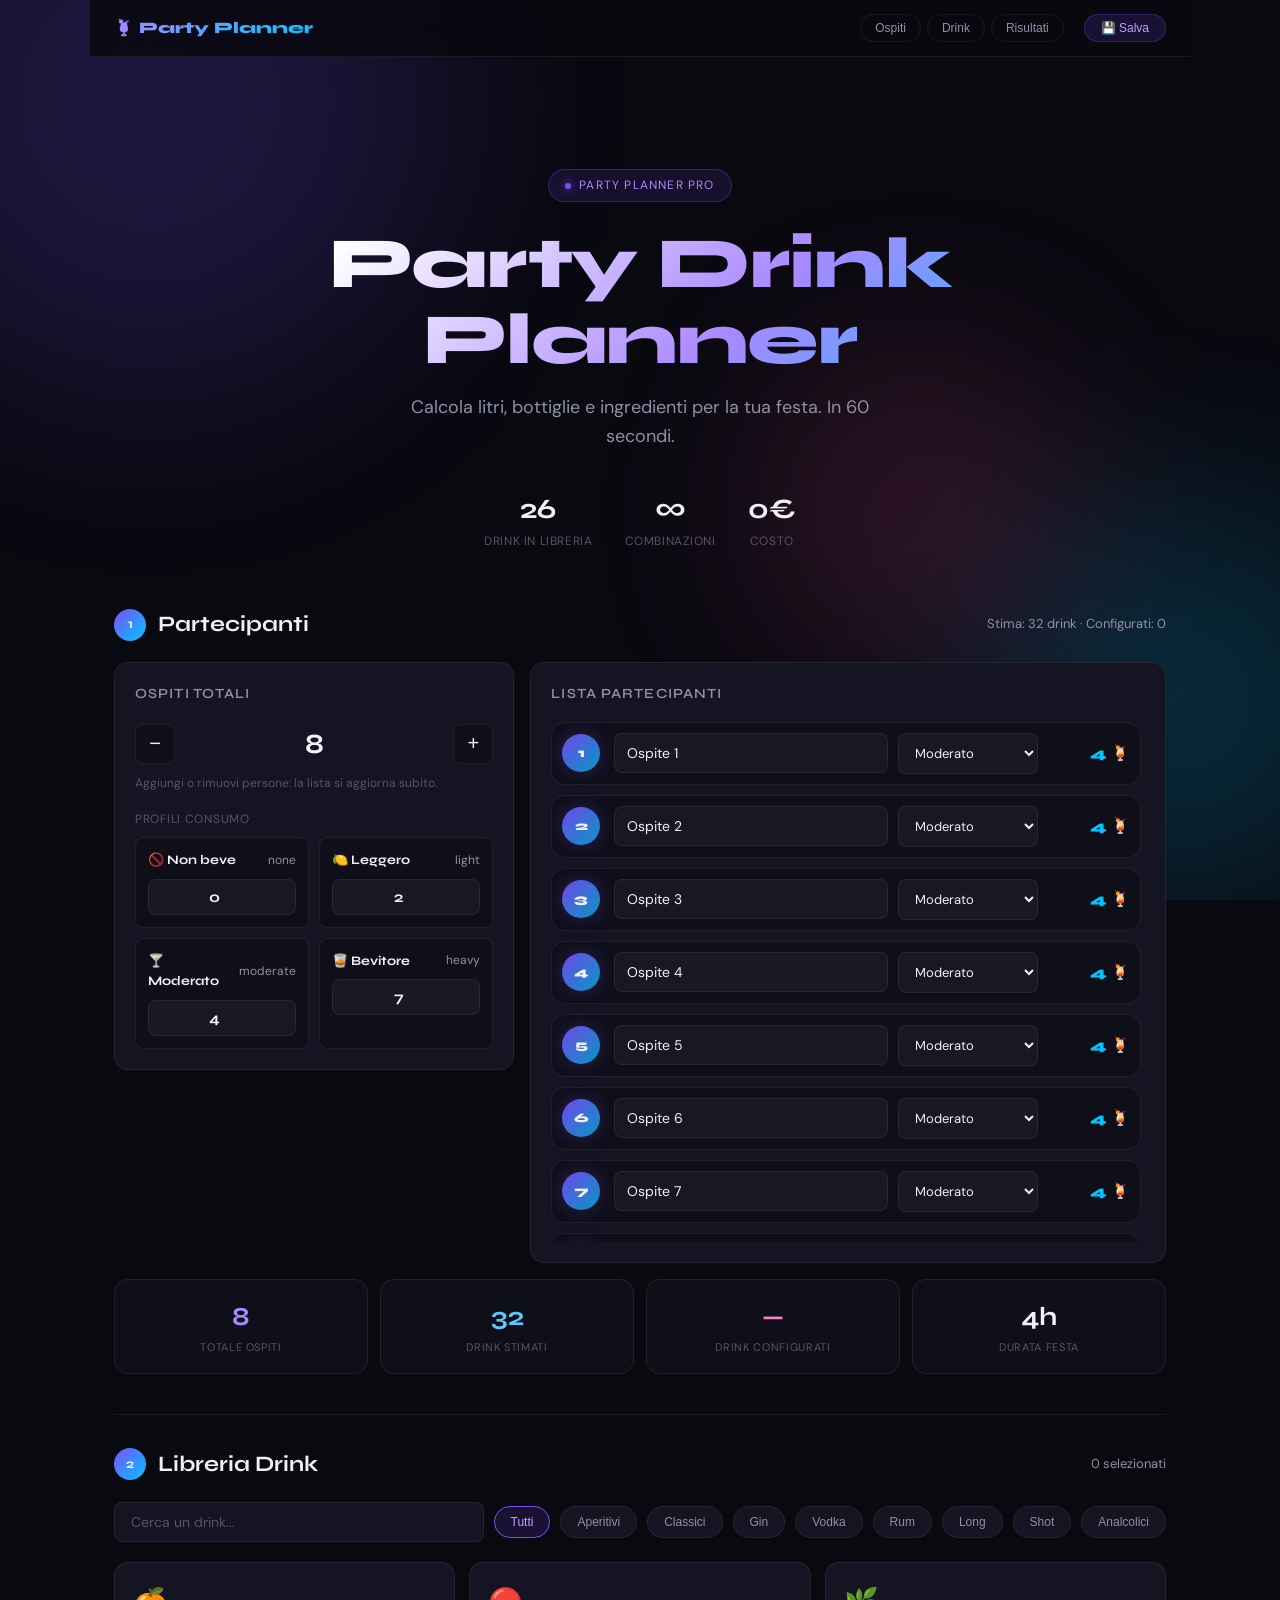
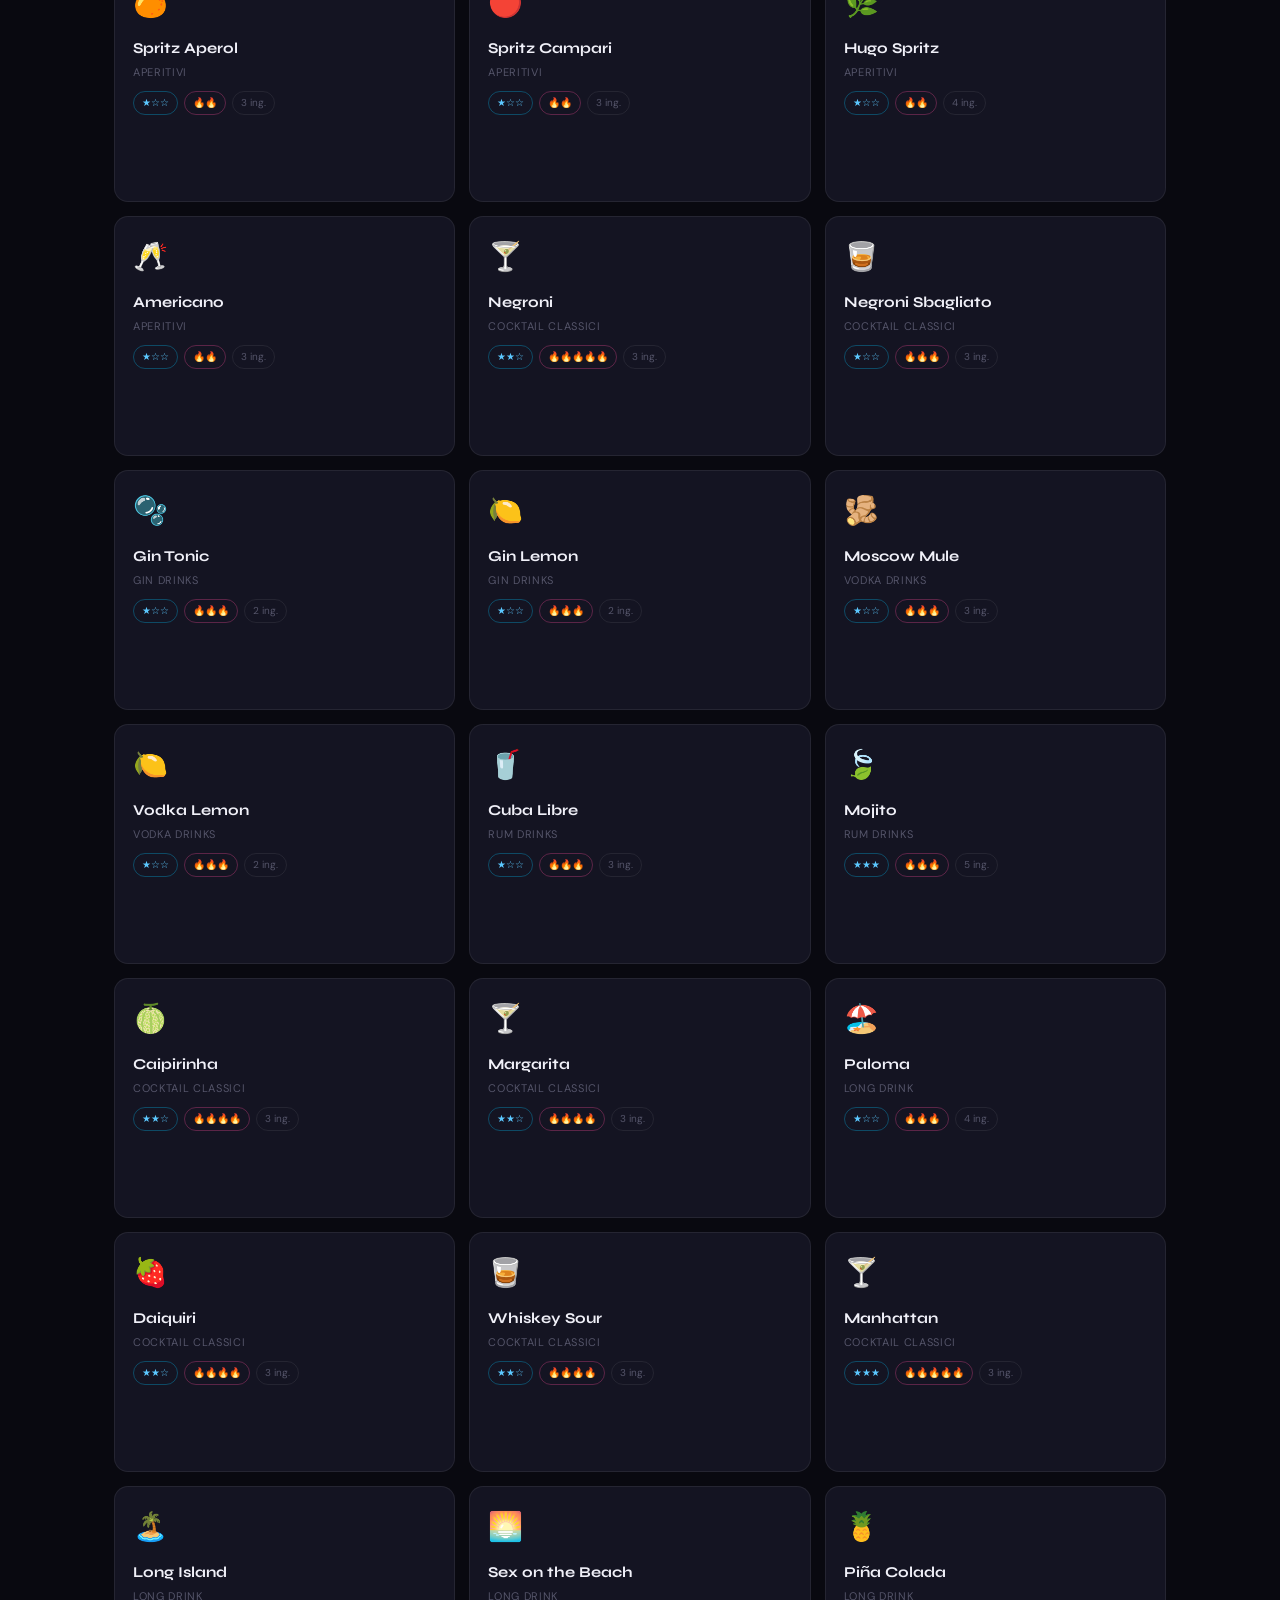
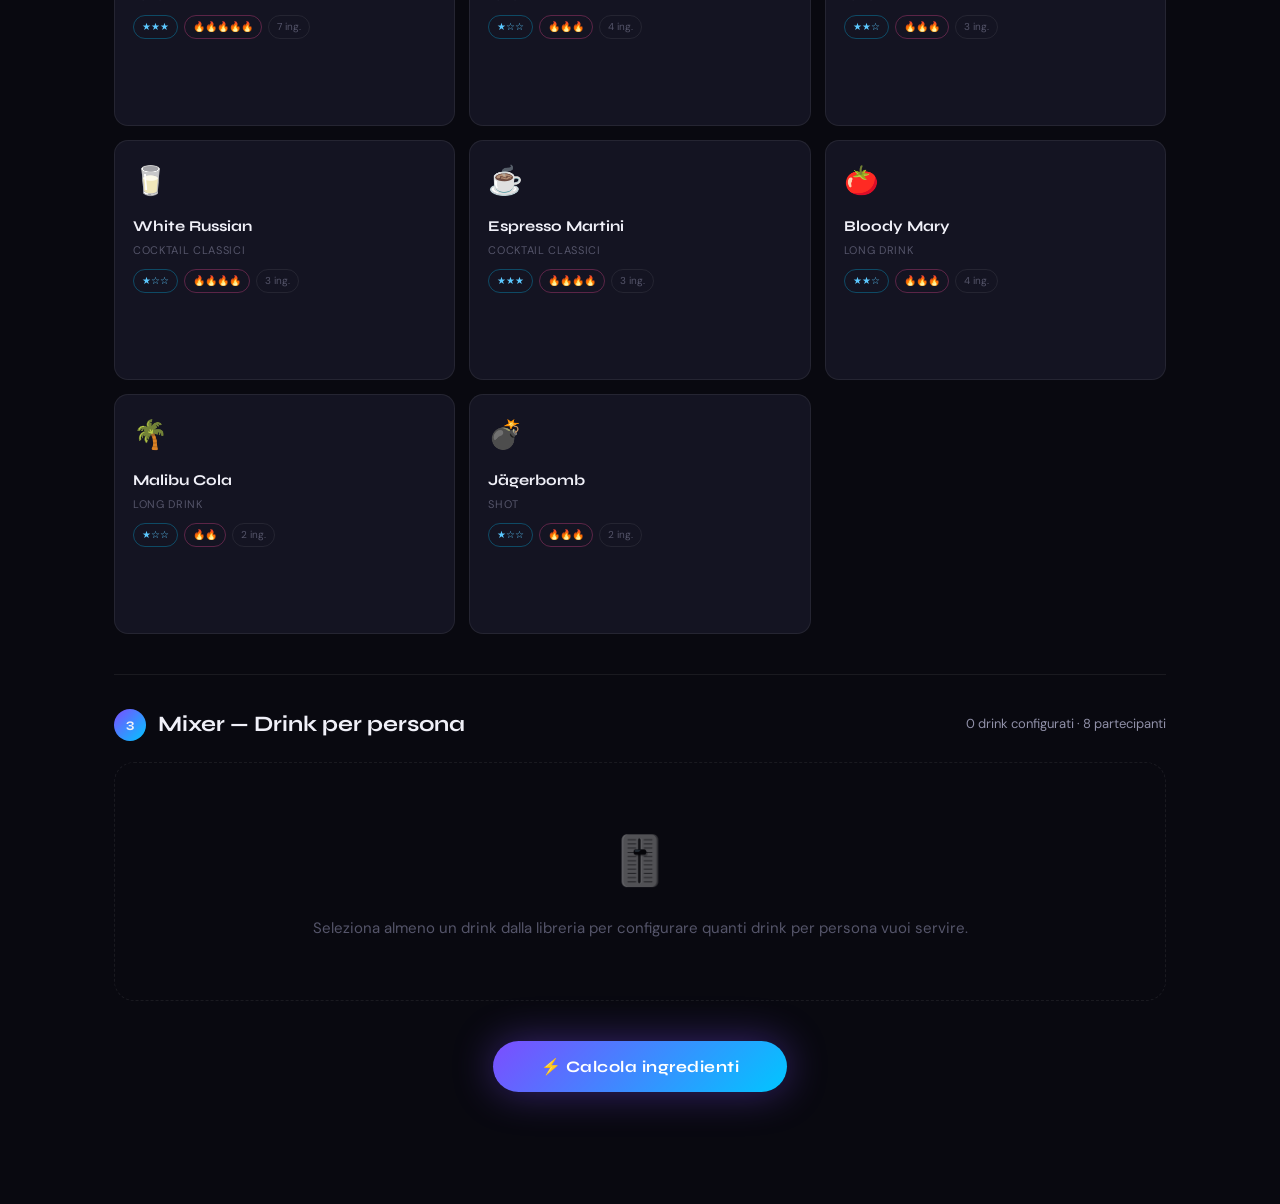
<file: PartyPlanner/party-drink-planner.html>
<!DOCTYPE html>
<html lang="it">
<head>
<meta charset="UTF-8" />
<meta name="viewport" content="width=device-width, initial-scale=1.0" />
<title>Party Drink Planner</title>
<link rel="preconnect" href="https://fonts.googleapis.com" />
<link rel="preconnect" href="https://fonts.gstatic.com" crossorigin />
<link href="https://fonts.googleapis.com/css2?family=Syne:wght@400;500;600;700;800&family=DM+Sans:wght@300;400;500&display=swap" rel="stylesheet" />

<style>
/* ============================================================
   CSS CUSTOM PROPERTIES — easily portable to style.css
   ============================================================ */
:root {
  --bg-base:       #090910;
  --bg-surface:    #0f0f1a;
  --bg-card:       #141422;
  --bg-card-hover: #191928;
  --border:        rgba(255,255,255,0.07);
  --border-active: rgba(120,80,255,0.5);
  --accent-1:      #7c4dff;
  --accent-2:      #00c6ff;
  --accent-3:      #ff4d9b;
  --glow-1:        rgba(124,77,255,0.35);
  --glow-2:        rgba(0,198,255,0.2);
  --text-1:        #f0f0f8;
  --text-2:        #9090a8;
  --text-3:        #55556a;
  --radius-sm:     8px;
  --radius-md:     14px;
  --radius-lg:     20px;
  --font-display:  'Syne', sans-serif;
  --font-body:     'DM Sans', sans-serif;
  --transition:    0.2s cubic-bezier(0.4, 0, 0.2, 1);
}

/* ============================================================
   RESET & BASE
   ============================================================ */
*, *::before, *::after { box-sizing: border-box; margin: 0; padding: 0; }
html { scroll-behavior: smooth; }
body {
  font-family: var(--font-body);
  background: var(--bg-base);
  color: var(--text-1);
  min-height: 100vh;
  font-size: 15px;
  line-height: 1.6;
  overflow-x: hidden;
}

/* ============================================================
   BACKGROUND AMBIENT BLOBS
   ============================================================ */
.ambient {
  position: fixed; top: 0; left: 0; width: 100%; height: 100%;
  pointer-events: none; z-index: 0; overflow: hidden;
}
.blob {
  position: absolute; border-radius: 50%; filter: blur(100px); opacity: 0.18;
  animation: drift 14s ease-in-out infinite alternate;
}
.blob-1 { width: 600px; height: 600px; background: var(--accent-1); top: -200px; left: -150px; animation-duration: 16s; }
.blob-2 { width: 400px; height: 400px; background: var(--accent-2); bottom: 0; right: -100px; animation-duration: 20s; animation-delay: -6s; }
.blob-3 { width: 300px; height: 300px; background: var(--accent-3); top: 40%; left: 60%; animation-duration: 12s; animation-delay: -3s; }
@keyframes drift { from { transform: translate(0,0) scale(1); } to { transform: translate(30px, 40px) scale(1.05); } }

/* ============================================================
   LAYOUT
   ============================================================ */
.app { position: relative; z-index: 1; max-width: 1100px; margin: 0 auto; padding: 0 24px 80px; }

/* ============================================================
   HERO
   ============================================================ */
.hero {
  padding: 72px 0 56px;
  text-align: center;
}
.hero-badge {
  display: inline-flex; align-items: center; gap: 8px;
  background: rgba(124,77,255,0.12);
  border: 1px solid rgba(124,77,255,0.3);
  border-radius: 99px; padding: 6px 16px;
  font-size: 12px; letter-spacing: 0.1em; text-transform: uppercase;
  color: #aa88ff; margin-bottom: 24px;
  animation: fadeUp 0.6s ease both;
}
.hero-badge-dot { width: 6px; height: 6px; background: var(--accent-1); border-radius: 50%; box-shadow: 0 0 8px var(--accent-1); }
.hero h1 {
  font-family: var(--font-display);
  font-size: clamp(40px, 7vw, 72px);
  font-weight: 800;
  line-height: 1.05;
  letter-spacing: -0.02em;
  background: linear-gradient(135deg, #fff 20%, #aa88ff 60%, #00c6ff 100%);
  -webkit-background-clip: text;
  -webkit-text-fill-color: transparent;
  background-clip: text;
  margin-bottom: 16px;
  animation: fadeUp 0.6s ease 0.1s both;
}
.hero p {
  color: var(--text-2); font-size: 18px; max-width: 520px; margin: 0 auto 36px;
  animation: fadeUp 0.6s ease 0.2s both;
}
.hero-stats {
  display: flex; justify-content: center; gap: 32px; flex-wrap: wrap;
  animation: fadeUp 0.6s ease 0.3s both;
}
.hero-stat { text-align: center; }
.hero-stat-num { font-family: var(--font-display); font-size: 28px; font-weight: 700; color: var(--text-1); }
.hero-stat-lbl { font-size: 12px; color: var(--text-3); letter-spacing: 0.05em; text-transform: uppercase; }

@keyframes fadeUp { from { opacity: 0; transform: translateY(20px); } to { opacity: 1; transform: translateY(0); } }

/* ============================================================
   SECTION STRUCTURE
   ============================================================ */
.section { margin-bottom: 40px; animation: fadeUp 0.5s ease both; }
.section-header { display: flex; align-items: center; gap: 12px; margin-bottom: 20px; }
.section-num {
  width: 32px; height: 32px; border-radius: 50%;
  background: linear-gradient(135deg, var(--accent-1), var(--accent-2));
  display: flex; align-items: center; justify-content: center;
  font-family: var(--font-display); font-size: 13px; font-weight: 700;
}
.section-title { font-family: var(--font-display); font-size: 22px; font-weight: 700; }
.section-sub { color: var(--text-2); font-size: 13px; margin-left: auto; }

/* ============================================================
   CARDS
   ============================================================ */
.card {
  background: var(--bg-card);
  border: 1px solid var(--border);
  border-radius: var(--radius-lg);
  padding: 24px;
  transition: border-color var(--transition), background var(--transition);
}
.card:hover { border-color: rgba(124,77,255,0.2); }

/* ============================================================
   PARTICIPANTS
   ============================================================ */
.participants-grid { display: grid; grid-template-columns: minmax(260px, 0.85fr) 1.35fr; gap: 16px; align-items: start; }
@media (max-width: 760px) { .participants-grid { grid-template-columns: 1fr; } }

.participant-card {
  background: var(--bg-card); border: 1px solid var(--border);
  border-radius: var(--radius-md); padding: 20px;
  display: flex; flex-direction: column; gap: 16px;
}
.participant-card-title { font-family: var(--font-display); font-size: 14px; font-weight: 600; color: var(--text-2); text-transform: uppercase; letter-spacing: 0.08em; }
.participant-hint { color: var(--text-3); font-size: 12px; margin-top: -8px; }

.stepper { display: flex; align-items: center; gap: 0; }
.stepper-btn {
  width: 40px; height: 40px; border: 1px solid var(--border);
  background: var(--bg-surface); border-radius: var(--radius-sm);
  color: var(--text-1); font-size: 20px; cursor: pointer;
  display: flex; align-items: center; justify-content: center;
  transition: background var(--transition), border-color var(--transition);
  user-select: none;
}
.stepper-btn:hover { background: rgba(124,77,255,0.15); border-color: var(--accent-1); }
.stepper-val {
  flex: 1; text-align: center; font-family: var(--font-display);
  font-size: 28px; font-weight: 700; color: var(--text-1);
}

.intensity-grid { display: grid; grid-template-columns: 1fr 1fr; gap: 8px; }
.intensity-btn {
  padding: 8px 6px; border: 1px solid var(--border);
  background: var(--bg-surface); border-radius: var(--radius-sm);
  color: var(--text-2); font-size: 12px; cursor: pointer; text-align: center;
  transition: all var(--transition); font-family: var(--font-body);
}
.intensity-btn.active {
  border-color: var(--accent-1); background: rgba(124,77,255,0.15);
  color: #c4a0ff;
}
.intensity-btn .int-icon { font-size: 18px; display: block; margin-bottom: 4px; }
.intensity-btn .int-num { font-family: var(--font-display); font-weight: 700; font-size: 16px; color: var(--text-1); }

.profile-grid { display: grid; grid-template-columns: repeat(2, 1fr); gap: 10px; }
.profile-control {
  background: var(--bg-surface); border: 1px solid var(--border);
  border-radius: var(--radius-sm); padding: 12px;
}
.profile-label {
  display: flex; align-items: center; justify-content: space-between; gap: 8px;
  color: var(--text-2); font-size: 12px; margin-bottom: 8px;
}
.profile-label strong { color: var(--text-1); font-family: var(--font-display); font-size: 13px; }
.profile-input,
.participant-input,
.participant-select,
.bottle-size-input {
  width: 100%; background: rgba(255,255,255,0.04); border: 1px solid var(--border);
  border-radius: var(--radius-sm); color: var(--text-1); font-family: var(--font-body);
  outline: none; transition: border-color var(--transition), background var(--transition);
}
.profile-input { padding: 8px 10px; font-size: 15px; text-align: center; font-family: var(--font-display); font-weight: 700; }
.profile-input:focus,
.participant-input:focus,
.participant-select:focus,
.bottle-size-input:focus { border-color: var(--accent-1); background: rgba(124,77,255,0.09); }
.participant-list { display: flex; flex-direction: column; gap: 10px; max-height: 520px; overflow: auto; padding-right: 4px; }
.participant-row {
  display: grid; grid-template-columns: 42px minmax(0, 1fr) 140px 82px;
  align-items: center; gap: 10px; background: var(--bg-surface);
  border: 1px solid var(--border); border-radius: var(--radius-md); padding: 10px;
}
.participant-avatar {
  width: 38px; height: 38px; border-radius: 50%;
  background: linear-gradient(135deg, rgba(124,77,255,0.9), rgba(0,198,255,0.75));
  display: flex; align-items: center; justify-content: center;
  font-family: var(--font-display); font-weight: 800; font-size: 13px;
  box-shadow: 0 0 18px rgba(124,77,255,0.25);
}
.participant-input { padding: 10px 12px; font-size: 14px; min-width: 0; }
.participant-select { padding: 10px 12px; font-size: 13px; cursor: pointer; }
.participant-select option { background: var(--bg-card); color: var(--text-1); }
.participant-drinks {
  font-family: var(--font-display); font-weight: 800; color: var(--accent-2);
  text-align: right; white-space: nowrap;
}
@media (max-width: 600px) {
  .profile-grid { grid-template-columns: 1fr 1fr; }
  .participant-row { grid-template-columns: 38px 1fr; }
  .participant-select { grid-column: 2; }
  .participant-drinks { grid-column: 2; text-align: left; font-size: 13px; }
}

/* ============================================================
   TOTALS BAR
   ============================================================ */
.totals-bar {
  display: grid; grid-template-columns: repeat(4, 1fr); gap: 12px;
  margin-top: 16px;
}
@media (max-width: 600px) { .totals-bar { grid-template-columns: repeat(2, 1fr); } }
.total-chip {
  background: var(--bg-surface); border: 1px solid var(--border);
  border-radius: var(--radius-md); padding: 16px; text-align: center;
}
.total-chip-val { font-family: var(--font-display); font-size: 26px; font-weight: 700; }
.total-chip-lbl { font-size: 11px; color: var(--text-3); text-transform: uppercase; letter-spacing: 0.06em; margin-top: 2px; }
.val-purple { color: #aa88ff; }
.val-blue   { color: #5cc8ff; }
.val-pink   { color: #ff7ec8; }
.val-white  { color: var(--text-1); }

/* ============================================================
   DRINK LIBRARY
   ============================================================ */
.filter-bar { display: flex; gap: 10px; flex-wrap: wrap; margin-bottom: 20px; align-items: center; }
.search-box {
  flex: 1; min-width: 200px;
  background: var(--bg-card); border: 1px solid var(--border);
  border-radius: var(--radius-sm); padding: 10px 16px;
  color: var(--text-1); font-family: var(--font-body); font-size: 14px;
  outline: none; transition: border-color var(--transition);
}
.search-box:focus { border-color: var(--accent-1); }
.search-box::placeholder { color: var(--text-3); }
.filter-pill {
  padding: 8px 16px; border: 1px solid var(--border);
  background: var(--bg-card); border-radius: 99px;
  color: var(--text-2); font-size: 12px; cursor: pointer; white-space: nowrap;
  transition: all var(--transition);
}
.filter-pill.active {
  background: rgba(124,77,255,0.15); border-color: var(--accent-1); color: #c4a0ff;
}

.drinks-grid {
  display: grid; grid-template-columns: repeat(auto-fill, minmax(280px, 1fr));
  gap: 14px;
}
.drink-card {
  background: var(--bg-card); border: 1px solid var(--border);
  border-radius: var(--radius-md); padding: 18px;
  cursor: pointer; transition: all var(--transition);
  position: relative; overflow: hidden;
  min-height: 240px;
}
.drink-card::before {
  content: ''; position: absolute; top: 0; left: 0; right: 0; height: 2px;
  background: linear-gradient(90deg, var(--accent-1), var(--accent-2));
  opacity: 0; transition: opacity var(--transition);
}
.drink-card:hover { border-color: rgba(124,77,255,0.3); background: var(--bg-card-hover); transform: translateY(-2px); }
.drink-card:hover::before { opacity: 1; }
.drink-card.selected { border-color: var(--accent-1); background: rgba(124,77,255,0.08); }
.drink-card.selected::before { opacity: 1; }

.drink-emoji { font-size: 28px; margin-bottom: 10px; display: block; }
.drink-name { font-family: var(--font-display); font-size: 15px; font-weight: 700; margin-bottom: 4px; }
.drink-cat { font-size: 11px; color: var(--text-3); text-transform: uppercase; letter-spacing: 0.06em; margin-bottom: 10px; }
.drink-tags { display: flex; gap: 6px; flex-wrap: wrap; }
.tag {
  font-size: 10px; padding: 3px 8px; border-radius: 99px;
  border: 1px solid var(--border); color: var(--text-3);
}
.tag-alc { border-color: rgba(255,77,155,0.3); color: #ff8cc0; }
.tag-diff { border-color: rgba(0,198,255,0.3); color: #5cc8ff; }

.drink-select-badge {
  position: absolute; top: 12px; right: 12px;
  width: 22px; height: 22px; border-radius: 50%;
  background: var(--accent-1); display: flex; align-items: center; justify-content: center;
  font-size: 11px; opacity: 0; transform: scale(0.5);
  transition: all var(--transition);
}
.drink-card.selected .drink-select-badge { opacity: 1; transform: scale(1); }
.drink-overlay {
  position: absolute; inset: 8px; border-radius: calc(var(--radius-md) - 2px);
  padding: 14px; background: rgba(15,15,26,0.72);
  border: 1px solid rgba(255,255,255,0.14);
  backdrop-filter: blur(18px) saturate(140%);
  box-shadow: 0 16px 42px rgba(0,0,0,0.42), inset 0 1px 0 rgba(255,255,255,0.08);
  opacity: 0; transform: translateY(12px) scale(0.96); overflow-y:auto;
  transition: opacity var(--transition), transform var(--transition);
  pointer-events: none; display: flex; flex-direction: column; gap: 10px; max-height: calc(100% - 16px);
}
.drink-card:hover .drink-overlay { opacity: 1; transform: translateY(0) scale(1); }

.drink-overlay::-webkit-scrollbar {
  width: 6px;
}
.drink-overlay::-webkit-scrollbar-thumb {
  background: rgba(255,255,255,0.12);
  border-radius: 999px;
}
.overlay-title { font-family: var(--font-display); font-size: 12px; font-weight: 700; color: #d8ccff; text-transform: uppercase; letter-spacing: 0.08em; }
.overlay-ingredients { display: flex; flex-direction: column; gap: 6px; }
.overlay-ing { display: flex; justify-content: space-between; gap: 10px; font-size: 12px; color: var(--text-2); }
.overlay-ing span:last-child { color: var(--text-1); font-family: var(--font-display); font-weight: 700; }
.overlay-meta { display: flex; gap: 6px; flex-wrap: wrap; margin-top: auto; }
.overlay-chip {
  font-size: 11px; padding: 5px 8px; border-radius: 99px;
  background: rgba(255,255,255,0.06); border: 1px solid rgba(255,255,255,0.1);
  color: var(--text-2);
}

/* ============================================================
   SELECTED DRINKS MIXER
   ============================================================ */
.mixer-list { display: flex; flex-direction: column; gap: 12px; }
.mixer-item {
  background: var(--bg-card); border: 1px solid var(--border);
  border-radius: var(--radius-md); padding: 16px;
  display: grid; grid-template-columns: 34px minmax(140px, 1fr) minmax(260px, 1.6fr) 120px 34px;
  align-items: center; gap: 16px;
}
.mixer-emoji { font-size: 24px; flex-shrink: 0; }
.mixer-name { font-family: var(--font-display); font-size: 14px; font-weight: 700; }
.mixer-meta {
  display:flex;
  flex-direction:column;
  gap:4px;
  min-width:0;
}

.mixer-sub {
  font-size:12px;
  color:var(--text-3);
}

.mixer-drink-count {
  min-width:120px;
  text-align:right;
}

.mixer-drink-count strong {
  font-family:var(--font-display);
  font-size:24px;
  color:var(--accent-2);
}

.mixer-drink-count span {
  display:block;
  font-size:11px;
  color:var(--text-3);
  text-transform:uppercase;
  letter-spacing:.06em;
}
.mixer-control { display: flex; flex-direction: column; gap: 8px; min-width: 0; }
.mixer-control-main { display: grid; grid-template-columns: 32px minmax(90px, 1fr) 32px 52px; align-items: center; gap: 10px; }
.mixer-step-btn {
  width: 32px; height: 32px; border-radius: 50%; border: 1px solid var(--border);
  background: rgba(255,255,255,0.04); color: var(--text-1); cursor: pointer;
  display: flex; align-items: center; justify-content: center;
  font-size: 16px; transition: all var(--transition);
}
.mixer-step-btn:hover { border-color: var(--accent-1); background: rgba(124,77,255,0.15); }
.mixer-pct { font-family: var(--font-display); font-size: 20px; font-weight: 700; color: var(--accent-1); min-width: 44px; text-align: center; }
.mixer-slider {
  width: 100%; min-width: 80px; accent-color: var(--accent-1);
  height: 4px; border-radius: 99px;
}
.mixer-scale {
  display: grid; grid-template-columns: repeat(6, 1fr);
  color: var(--text-3); font-size: 10px; line-height: 1; padding: 0 42px 0 42px;
}
.mixer-scale span { text-align: center; }
.mixer-remove {
  width: 28px; height: 28px; border-radius: 50%;
  background: rgba(255,77,77,0.1); border: 1px solid rgba(255,77,77,0.2);
  color: #ff6060; display: flex; align-items: center; justify-content: center;
  cursor: pointer; font-size: 14px; flex-shrink: 0;
  transition: all var(--transition);
}
.mixer-remove:hover { background: rgba(255,77,77,0.2); }

.pct-warning {
  background: rgba(255,180,0,0.08); border: 1px solid rgba(255,180,0,0.2);
  border-radius: var(--radius-sm); padding: 10px 14px; font-size: 13px;
  color: #ffd060; display: none; margin-top: 12px;
}
.pct-warning.show { display: flex; align-items: center; gap: 8px; }
@media (max-width: 820px) {
  .mixer-item { grid-template-columns: 30px 1fr 34px; gap: 12px; }
  .mixer-control { grid-column: 1 / -1; }
  .mixer-drink-count { grid-column: 1 / -1; text-align: left; }
  .mixer-remove { grid-column: 3; grid-row: 1; }
}

/* ============================================================
   RESULTS
   ============================================================ */
.results-grid { display: grid; grid-template-columns: 1fr 1fr; gap: 20px; }
@media (max-width: 700px) { .results-grid { grid-template-columns: 1fr; } }

.ingredient-list { display: flex; flex-direction: column; gap: 10px; }
.ingredient-row {
  display: grid; grid-template-columns: minmax(120px, 1fr) minmax(100px, 1.4fr) 112px 72px 78px;
  align-items: center; gap: 12px;
  background: var(--bg-card); border: 1px solid var(--border);
  border-radius: var(--radius-sm); padding: 12px 16px;
}
.ing-name { font-size: 14px; min-width: 0; overflow: hidden; text-overflow: ellipsis; white-space: nowrap; }
.ing-bar-wrap { height: 4px; background: rgba(255,255,255,0.06); border-radius: 99px; overflow: hidden; }
.ing-bar { height: 100%; border-radius: 99px; background: linear-gradient(90deg, var(--accent-1), var(--accent-2)); transition: width 0.6s ease; }
.ing-l { font-family: var(--font-display); font-size: 14px; font-weight: 700; min-width: 52px; text-align: right; color: var(--accent-2); }
.ing-bottles { font-size: 12px; color: var(--text-3); min-width: 60px; text-align: right; }
.bottle-size-input {
  width: 96px; max-width: 96px; padding: 8px 10px; text-align: center;
  font-family: var(--font-display); font-weight: 700;
}
.chart-title-row { display: flex; align-items: center; justify-content: space-between; gap: 12px; margin-bottom: 14px; }
.bottle-size-control { display: flex; align-items: center; gap: 8px; color: var(--text-3); font-size: 12px; white-space: nowrap; }
@media (max-width: 720px) {
  .ingredient-row { grid-template-columns: 1fr 92px; gap: 10px; }
  .ing-bar-wrap { grid-column: 1 / -1; order: 5; }
  .ing-l, .ing-bottles { text-align: left; min-width: 0; }
  .bottle-size-input { width: 92px; max-width: 92px; justify-self: end; }
  .chart-title-row { align-items: flex-start; flex-direction: column; }
}

/* ============================================================
   DASHBOARD / SUMMARY
   ============================================================ */
.summary-stats { display: grid; grid-template-columns: repeat(3, 1fr); gap: 14px; margin-bottom: 24px; }
@media (max-width: 600px) { .summary-stats { grid-template-columns: repeat(2, 1fr); } }
.stat-card {
  background: var(--bg-surface); border: 1px solid var(--border);
  border-radius: var(--radius-md); padding: 18px; text-align: center;
}
.stat-val { font-family: var(--font-display); font-size: 32px; font-weight: 800; margin-bottom: 4px; }
.stat-lbl { font-size: 11px; color: var(--text-3); text-transform: uppercase; letter-spacing: 0.07em; }

.chart-wrap { margin-bottom: 24px; }
.chart-title { font-family: var(--font-display); font-size: 14px; font-weight: 600; color: var(--text-2); margin-bottom: 12px; text-transform: uppercase; letter-spacing: 0.07em; }
.bar-chart { display: flex; flex-direction: column; gap: 10px; }
.bar-row { display: flex; align-items: center; gap: 12px; }
.bar-label { font-size: 13px; min-width: 130px; overflow: hidden; text-overflow: ellipsis; white-space: nowrap; }
.bar-outer { flex: 1; height: 8px; background: rgba(255,255,255,0.05); border-radius: 99px; overflow: hidden; }
.bar-inner { height: 100%; border-radius: 99px; }
.bar-val { font-family: var(--font-display); font-size: 13px; font-weight: 700; min-width: 50px; text-align: right; color: var(--text-2); }

.summary-bottles {
  background: rgba(124,77,255,0.06); border: 1px solid rgba(124,77,255,0.15);
  border-radius: var(--radius-md); padding: 20px;
}
.bottles-grid { display: grid; grid-template-columns: repeat(auto-fill, minmax(160px, 1fr)); gap: 12px; margin-top: 14px; }
.bottle-chip {
  background: var(--bg-card); border: 1px solid var(--border);
  border-radius: var(--radius-sm); padding: 14px; display: flex; align-items: center; gap: 10px;
}
.bottle-icon { font-size: 20px; }
.bottle-name { font-size: 12px; color: var(--text-2); }
.bottle-count { font-family: var(--font-display); font-size: 18px; font-weight: 700; color: var(--accent-1); }
.bottle-sub { font-size: 11px; color: var(--text-3); }

/* ============================================================
   CTA / CALCULATE BUTTON
   ============================================================ */
.cta-bar { display: flex; justify-content: center; margin: 32px 0; }
.btn-calculate {
  background: linear-gradient(135deg, var(--accent-1), var(--accent-2));
  border: none; border-radius: 99px;
  color: #fff; font-family: var(--font-display); font-size: 16px; font-weight: 700;
  padding: 16px 48px; cursor: pointer; letter-spacing: 0.03em;
  box-shadow: 0 0 40px rgba(124,77,255,0.4);
  transition: transform var(--transition), box-shadow var(--transition);
}
.btn-calculate:hover { transform: scale(1.03); box-shadow: 0 0 60px rgba(124,77,255,0.6); }
.btn-calculate:active { transform: scale(0.98); }

/* ============================================================
   TOAST
   ============================================================ */
.toast-container { position: fixed; bottom: 32px; right: 32px; z-index: 9999; display: flex; flex-direction: column; gap: 10px; }
.toast {
  background: var(--bg-card); border: 1px solid var(--border);
  border-radius: var(--radius-md); padding: 12px 20px;
  font-size: 14px; box-shadow: 0 8px 32px rgba(0,0,0,0.4);
  display: flex; align-items: center; gap: 10px;
  animation: toastIn 0.3s ease; min-width: 200px;
}
.toast-success { border-color: rgba(0,200,120,0.3); }
.toast-info    { border-color: rgba(0,198,255,0.3); }
.toast-warning { border-color: rgba(255,180,0,0.3); }
.toast-icon { font-size: 18px; }
@keyframes toastIn { from { opacity: 0; transform: translateX(20px); } to { opacity: 1; transform: translateX(0); } }
@keyframes toastOut { from { opacity: 1; } to { opacity: 0; transform: translateX(20px); } }

/* ============================================================
   EMPTY STATE
   ============================================================ */
.empty-state {
  text-align: center; padding: 60px 24px;
  color: var(--text-3); border: 1px dashed var(--border);
  border-radius: var(--radius-lg);
}
.empty-state-icon { font-size: 48px; margin-bottom: 16px; opacity: 0.4; }
.empty-state p { font-size: 15px; }

/* ============================================================
   MISC
   ============================================================ */
.divider { border: none; border-top: 1px solid var(--border); margin: 32px 0; }
.sticky-header {
  position: sticky; top: 0; z-index: 100;
  background: rgba(9,9,16,0.85); backdrop-filter: blur(16px);
  border-bottom: 1px solid var(--border);
  padding: 14px 24px; display: flex; align-items: center; gap: 20px;
  margin: 0 -24px 40px; padding-left: 24px; padding-right: 24px;
}
.sticky-logo { font-family: var(--font-display); font-size: 16px; font-weight: 800; background: linear-gradient(135deg, #aa88ff, #00c6ff); -webkit-background-clip: text; -webkit-text-fill-color: transparent; background-clip: text; }
.sticky-nav { display: flex; gap: 6px; margin-left: auto; }
.nav-btn {
  padding: 6px 14px; border-radius: 99px; font-size: 12px;
  border: 1px solid var(--border); color: var(--text-2); cursor: pointer;
  background: transparent; transition: all var(--transition);
}
.nav-btn:hover { border-color: var(--accent-1); color: var(--text-1); }
.save-btn {
  padding: 6px 16px; border-radius: 99px; font-size: 12px;
  background: rgba(124,77,255,0.15); border: 1px solid rgba(124,77,255,0.3);
  color: #c4a0ff; cursor: pointer; transition: all var(--transition);
}
.save-btn:hover { background: rgba(124,77,255,0.25); }

/* ============================================================
   RESULTS SECTION (initially hidden)
   ============================================================ */
#results-section { display: none; }
#results-section.visible { display: block; animation: fadeUp 0.5s ease; }
</style>
</head>
<body>

<!-- AMBIENT BACKGROUND -->
<div class="ambient">
  <div class="blob blob-1"></div>
  <div class="blob blob-2"></div>
  <div class="blob blob-3"></div>
</div>

<!-- TOAST CONTAINER -->
<div class="toast-container" id="toastContainer"></div>

<div class="app">

  <!-- STICKY HEADER -->
  <div class="sticky-header">
    <div class="sticky-logo">🍹 Party Planner</div>
    <div class="sticky-nav">
      <button class="nav-btn" onclick="scrollTo('participants')">Ospiti</button>
      <button class="nav-btn" onclick="scrollTo('drinks')">Drink</button>
      <button class="nav-btn" onclick="scrollTo('results-section')">Risultati</button>
    </div>
    <button class="save-btn" onclick="saveToLocalStorage()">💾 Salva</button>
  </div>

  <!-- HERO -->
  <div class="hero">
    <div class="hero-badge"><div class="hero-badge-dot"></div>Party Planner Pro</div>
    <h1>Party Drink<br>Planner</h1>
    <p>Calcola litri, bottiglie e ingredienti per la tua festa. In 60 secondi.</p>
    <div class="hero-stats">
      <div class="hero-stat"><div class="hero-stat-num" id="heroDrinkCount">26</div><div class="hero-stat-lbl">Drink in libreria</div></div>
      <div class="hero-stat"><div class="hero-stat-num">∞</div><div class="hero-stat-lbl">Combinazioni</div></div>
      <div class="hero-stat"><div class="hero-stat-num">0€</div><div class="hero-stat-lbl">Costo</div></div>
    </div>
  </div>

  <!-- ===================== SECTION 1: PARTECIPANTI ===================== -->
  <div class="section" id="participants">
    <div class="section-header">
      <div class="section-num">1</div>
      <div class="section-title">Partecipanti</div>
      <div class="section-sub" id="totalDrinksEstimate">Stima: — drink totali</div>
    </div>

    <div class="participants-grid">
      <div class="participant-card">
        <div class="participant-card-title">Ospiti totali</div>
        <div class="stepper">
          <button class="stepper-btn" onclick="changeParticipants(-1)">−</button>
          <div class="stepper-val" id="participants-val">8</div>
          <button class="stepper-btn" onclick="changeParticipants(1)">+</button>
        </div>
        <div class="participant-hint">Aggiungi o rimuovi persone: la lista si aggiorna subito.</div>

        <div>
          <div style="font-size:12px;color:var(--text-3);margin-bottom:8px;text-transform:uppercase;letter-spacing:.06em">Profili consumo</div>
          <div class="profile-grid" id="profileGrid"></div>
        </div>
      </div>

      <div class="participant-card">
        <div class="participant-card-title">Lista partecipanti</div>
        <div class="participant-list" id="participantList"></div>
      </div>
    </div>

    <!-- TOTALS BAR -->
    <div class="totals-bar">
      <div class="total-chip">
        <div class="total-chip-val val-purple" id="totalPeople">8</div>
        <div class="total-chip-lbl">Totale ospiti</div>
      </div>
      <div class="total-chip">
        <div class="total-chip-val val-blue" id="totalDrinks">—</div>
        <div class="total-chip-lbl">Drink stimati</div>
      </div>
      <div class="total-chip">
        <div class="total-chip-val val-pink" id="totalAlcohol">—</div>
        <div class="total-chip-lbl">Drink configurati</div>
      </div>
      <div class="total-chip">
        <div class="total-chip-val val-white" id="totalHours">4h</div>
        <div class="total-chip-lbl">Durata festa</div>
      </div>
    </div>
  </div>

  <hr class="divider" />

  <!-- ===================== SECTION 2: LIBRERIA DRINK ===================== -->
  <div class="section" id="drinks">
    <div class="section-header">
      <div class="section-num">2</div>
      <div class="section-title">Libreria Drink</div>
      <div class="section-sub" id="selectedCount">0 selezionati</div>
    </div>

    <div class="filter-bar">
      <input class="search-box" type="text" placeholder="Cerca un drink..." id="searchBox" oninput="renderDrinks()" />
      <button class="filter-pill active" data-cat="Tutti" onclick="setCat(this)">Tutti</button>
      <button class="filter-pill" data-cat="Aperitivi" onclick="setCat(this)">Aperitivi</button>
      <button class="filter-pill" data-cat="Cocktail classici" onclick="setCat(this)">Classici</button>
      <button class="filter-pill" data-cat="Gin drinks" onclick="setCat(this)">Gin</button>
      <button class="filter-pill" data-cat="Vodka drinks" onclick="setCat(this)">Vodka</button>
      <button class="filter-pill" data-cat="Rum drinks" onclick="setCat(this)">Rum</button>
      <button class="filter-pill" data-cat="Long drink" onclick="setCat(this)">Long</button>
      <button class="filter-pill" data-cat="Shot" onclick="setCat(this)">Shot</button>
      <button class="filter-pill" data-cat="Analcolici" onclick="setCat(this)">Analcolici</button>
    </div>

    <div class="drinks-grid" id="drinksGrid"></div>
  </div>

  <hr class="divider" />

  <!-- ===================== SECTION 3: MIXER ===================== -->
  <div class="section" id="mixer">
    <div class="section-header">
      <div class="section-num">3</div>
      <div class="section-title">Mixer — Drink per persona</div>
      <div class="section-sub" id="mixerSummary">0 drink configurati</div>
    </div>

    <div id="mixerEmpty" class="empty-state">
      <div class="empty-state-icon">🎚️</div>
      <p>Seleziona almeno un drink dalla libreria per configurare quanti drink per persona vuoi servire.</p>
    </div>

    <div class="mixer-list" id="mixerList"></div>

    <div class="pct-warning" id="pctWarning">
      Seleziona i drink e imposta quante porzioni per persona prevedi.
    </div>
  </div>

  <!-- CALCULATE BUTTON -->
  <div class="cta-bar">
    <button class="btn-calculate" onclick="calculate()">⚡ Calcola ingredienti</button>
  </div>

  <!-- ===================== SECTION 4: RESULTS ===================== -->
  <div class="section" id="results-section">
    <div class="section-header">
      <div class="section-num">4</div>
      <div class="section-title">Dashboard Risultati</div>
    </div>

    <!-- SUMMARY STATS -->
    <div class="summary-stats">
      <div class="stat-card">
        <div class="stat-val" id="res-drinks" style="color:#aa88ff">—</div>
        <div class="stat-lbl">Drink configurati</div>
      </div>
      <div class="stat-card">
        <div class="stat-val" id="res-liters" style="color:#5cc8ff">—</div>
        <div class="stat-lbl">Litri totali</div>
      </div>
      <div class="stat-card">
        <div class="stat-val" id="res-bottles" style="color:#ff8cc0">—</div>
        <div class="stat-lbl">Bottiglie est.</div>
      </div>
    </div>

    <!-- DRINK DISTRIBUTION CHART -->
    <div class="card chart-wrap">
      <div class="chart-title">Drink per persona</div>
      <div class="bar-chart" id="drinkDistChart"></div>
    </div>

    <div class="card chart-wrap">
      <div class="chart-title">Profili partecipanti</div>
      <div class="bar-chart" id="profileChart"></div>
    </div>

    <!-- INGREDIENT BREAKDOWN -->
    <div class="results-grid">
      <div>
        <div class="chart-title-row">
          <div class="chart-title" style="margin-bottom:0">Ingredienti necessari</div>
          <label class="bottle-size-control">
            Bottiglia ml
            <input class="bottle-size-input" id="bottleSizeInput" type="number" min="50" step="50" value="700" onchange="updateBottleSize(this)" onblur="updateBottleSize(this)" />
          </label>
        </div>
        <div class="ingredient-list" id="ingredientList"></div>
      </div>
      <div>
        <div class="summary-bottles">
          <div class="chart-title">🍾 Bottiglie da acquistare</div>
          <div class="bottles-grid" id="bottlesGrid"></div>
        </div>
      </div>
    </div>

  </div>

</div><!-- /app -->

<script>
/* ============================================================
   DATA — Drink database (easily expandable as JSON)
   ============================================================ */
const DRINKS_DB = [
  {
    id: 'spritz-aperol', name: 'Spritz Aperol', category: 'Aperitivi', emoji: '🍊',
    difficulty: 1, alcoholLevel: 2,
    ingredients: [{ name: 'Aperol', ml: 60 }, { name: 'Prosecco', ml: 90 }, { name: 'Acqua Frizzante', ml: 30 }],
    ice: true, garnish: 'Fetta d\'arancia'
  },
  {
    id: 'spritz-campari', name: 'Spritz Campari', category: 'Aperitivi', emoji: '🔴',
    difficulty: 1, alcoholLevel: 2,
    ingredients: [{ name: 'Campari', ml: 60 }, { name: 'Prosecco', ml: 90 }, { name: 'Acqua Frizzante', ml: 30 }],
    ice: true, garnish: 'Fetta d\'arancia'
  },
  {
    id: 'hugo', name: 'Hugo Spritz', category: 'Aperitivi', emoji: '🌿',
    difficulty: 1, alcoholLevel: 2,
    ingredients: [{ name: 'Prosecco', ml: 120 }, { name: 'Sciroppo di Sambuco', ml: 30 }, { name: 'Acqua Frizzante', ml: 30 }, { name: 'Menta', ml: 5 }],
    ice: true, garnish: 'Menta + lime'
  },
  {
    id: 'americano', name: 'Americano', category: 'Aperitivi', emoji: '🥂',
    difficulty: 1, alcoholLevel: 2,
    ingredients: [{ name: 'Campari', ml: 30 }, { name: 'Vermouth Rosso', ml: 30 }, { name: 'Acqua Frizzante', ml: 60 }],
    ice: true, garnish: 'Scorza d\'arancia'
  },
  {
    id: 'negroni', name: 'Negroni', category: 'Cocktail classici', emoji: '🍸',
    difficulty: 2, alcoholLevel: 5,
    ingredients: [{ name: 'Gin', ml: 30 }, { name: 'Campari', ml: 30 }, { name: 'Vermouth Rosso', ml: 30 }],
    ice: true, garnish: 'Scorza d\'arancia'
  },
  {
    id: 'negroni-sbagliato', name: 'Negroni Sbagliato', category: 'Cocktail classici', emoji: '🥃',
    difficulty: 1, alcoholLevel: 3,
    ingredients: [{ name: 'Campari', ml: 30 }, { name: 'Vermouth Rosso', ml: 30 }, { name: 'Prosecco', ml: 60 }],
    ice: true, garnish: 'Scorza d\'arancia'
  },
  {
    id: 'gin-tonic', name: 'Gin Tonic', category: 'Gin drinks', emoji: '🫧',
    difficulty: 1, alcoholLevel: 3,
    ingredients: [{ name: 'Gin', ml: 50 }, { name: 'Acqua Tonica', ml: 150 }],
    ice: true, garnish: 'Lime + rosmarino'
  },
  {
    id: 'gin-lemon', name: 'Gin Lemon', category: 'Gin drinks', emoji: '🍋',
    difficulty: 1, alcoholLevel: 3,
    ingredients: [{ name: 'Gin', ml: 50 }, { name: 'Limonata', ml: 150 }],
    ice: true, garnish: 'Fetta di limone'
  },
  {
    id: 'moscow-mule', name: 'Moscow Mule', category: 'Vodka drinks', emoji: '🫚',
    difficulty: 1, alcoholLevel: 3,
    ingredients: [{ name: 'Vodka', ml: 50 }, { name: 'Ginger Beer', ml: 120 }, { name: 'Succo di Lime', ml: 20 }],
    ice: true, garnish: 'Lime + menta'
  },
  {
    id: 'vodka-lemon', name: 'Vodka Lemon', category: 'Vodka drinks', emoji: '🍋',
    difficulty: 1, alcoholLevel: 3,
    ingredients: [{ name: 'Vodka', ml: 50 }, { name: 'Limonata', ml: 150 }],
    ice: true, garnish: 'Fetta di limone'
  },
  {
    id: 'cuba-libre', name: 'Cuba Libre', category: 'Rum drinks', emoji: '🥤',
    difficulty: 1, alcoholLevel: 3,
    ingredients: [{ name: 'Rum Bianco', ml: 50 }, { name: 'Cola', ml: 150 }, { name: 'Succo di Lime', ml: 15 }],
    ice: true, garnish: 'Lime'
  },
  {
    id: 'mojito', name: 'Mojito', category: 'Rum drinks', emoji: '🍃',
    difficulty: 3, alcoholLevel: 3,
    ingredients: [{ name: 'Rum Bianco', ml: 50 }, { name: 'Succo di Lime', ml: 30 }, { name: 'Sciroppo di Zucchero', ml: 20 }, { name: 'Acqua Frizzante', ml: 80 }, { name: 'Menta', ml: 10 }],
    ice: true, garnish: 'Menta + lime'
  },
  {
    id: 'caipirinha', name: 'Caipirinha', category: 'Cocktail classici', emoji: '🍈',
    difficulty: 2, alcoholLevel: 4,
    ingredients: [{ name: 'Cachaça', ml: 60 }, { name: 'Succo di Lime', ml: 30 }, { name: 'Sciroppo di Zucchero', ml: 20 }],
    ice: true, garnish: 'Lime a spicchi'
  },
  {
    id: 'margarita', name: 'Margarita', category: 'Cocktail classici', emoji: '🍸',
    difficulty: 2, alcoholLevel: 4,
    ingredients: [{ name: 'Tequila', ml: 50 }, { name: 'Triple Sec', ml: 25 }, { name: 'Succo di Lime', ml: 25 }],
    ice: true, garnish: 'Sale + lime'
  },
  {
    id: 'paloma', name: 'Paloma', category: 'Long drink', emoji: '🏖️',
    difficulty: 1, alcoholLevel: 3,
    ingredients: [{ name: 'Tequila', ml: 50 }, { name: 'Succo di Pompelmo', ml: 90 }, { name: 'Acqua Frizzante', ml: 60 }, { name: 'Succo di Lime', ml: 15 }],
    ice: true, garnish: 'Sale + pompelmo'
  },
  {
    id: 'daiquiri', name: 'Daiquiri', category: 'Cocktail classici', emoji: '🍓',
    difficulty: 2, alcoholLevel: 4,
    ingredients: [{ name: 'Rum Bianco', ml: 60 }, { name: 'Succo di Lime', ml: 30 }, { name: 'Sciroppo di Zucchero', ml: 15 }],
    ice: true, garnish: 'Lime'
  },
  {
    id: 'whiskey-sour', name: 'Whiskey Sour', category: 'Cocktail classici', emoji: '🥃',
    difficulty: 2, alcoholLevel: 4,
    ingredients: [{ name: 'Whiskey Bourbon', ml: 60 }, { name: 'Succo di Limone', ml: 30 }, { name: 'Sciroppo di Zucchero', ml: 15 }],
    ice: true, garnish: 'Ciliegina al maraschino'
  },
  {
    id: 'manhattan', name: 'Manhattan', category: 'Cocktail classici', emoji: '🍸',
    difficulty: 3, alcoholLevel: 5,
    ingredients: [{ name: 'Whiskey Bourbon', ml: 60 }, { name: 'Vermouth Rosso', ml: 30 }, { name: 'Angostura Bitters', ml: 5 }],
    ice: false, garnish: 'Ciliegina al maraschino'
  },
  {
    id: 'long-island', name: 'Long Island', category: 'Long drink', emoji: '🏝️',
    difficulty: 3, alcoholLevel: 5,
    ingredients: [{ name: 'Vodka', ml: 20 }, { name: 'Rum Bianco', ml: 20 }, { name: 'Tequila', ml: 20 }, { name: 'Gin', ml: 20 }, { name: 'Triple Sec', ml: 20 }, { name: 'Succo di Limone', ml: 30 }, { name: 'Cola', ml: 60 }],
    ice: true, garnish: 'Lime'
  },
  {
    id: 'sex-on-the-beach', name: 'Sex on the Beach', category: 'Long drink', emoji: '🌅',
    difficulty: 1, alcoholLevel: 3,
    ingredients: [{ name: 'Vodka', ml: 40 }, { name: 'Succo di Pesca', ml: 60 }, { name: 'Succo d\'Arancia', ml: 60 }, { name: 'Succo di Mirtillo', ml: 30 }],
    ice: true, garnish: 'Arancia'
  },
  {
    id: 'pina-colada', name: 'Piña Colada', category: 'Long drink', emoji: '🍍',
    difficulty: 2, alcoholLevel: 3,
    ingredients: [{ name: 'Rum Bianco', ml: 60 }, { name: 'Succo di Ananas', ml: 90 }, { name: 'Crema di Cocco', ml: 30 }],
    ice: true, garnish: 'Ananas + ombrellino'
  },
  {
    id: 'white-russian', name: 'White Russian', category: 'Cocktail classici', emoji: '🥛',
    difficulty: 1, alcoholLevel: 4,
    ingredients: [{ name: 'Vodka', ml: 50 }, { name: 'Kahlúa', ml: 20 }, { name: 'Panna', ml: 30 }],
    ice: true, garnish: ''
  },
  {
    id: 'espresso-martini', name: 'Espresso Martini', category: 'Cocktail classici', emoji: '☕',
    difficulty: 3, alcoholLevel: 4,
    ingredients: [{ name: 'Vodka', ml: 50 }, { name: 'Kahlúa', ml: 20 }, { name: 'Espresso', ml: 30 } ],
    ice: true, garnish: '3 chicchi di caffè'
  },
  {
    id: 'bloody-mary', name: 'Bloody Mary', category: 'Long drink', emoji: '🍅',
    difficulty: 2, alcoholLevel: 3,
    ingredients: [{ name: 'Vodka', ml: 50 }, { name: 'Succo di Pomodoro', ml: 120 }, { name: 'Succo di Limone', ml: 15 }, { name: 'Worcestershire Sauce', ml: 5 }],
    ice: true, garnish: 'Sedano + lime'
  },
  {
    id: 'malibu-cola', name: 'Malibu Cola', category: 'Long drink', emoji: '🌴',
    difficulty: 1, alcoholLevel: 2,
    ingredients: [{ name: 'Malibu', ml: 50 }, { name: 'Cola', ml: 150 }],
    ice: true, garnish: ''
  },
  {
    id: 'jagerbomb', name: 'Jägerbomb', category: 'Shot', emoji: '💣',
    difficulty: 1, alcoholLevel: 3,
    ingredients: [{ name: 'Jägermeister', ml: 35 }, { name: 'Energy Drink', ml: 100 }],
    ice: false, garnish: ''
  }
];

/* ============================================================
   STATE — all app state in one object (easily serializable)
   ============================================================ */
const state = {
  participants: [],
  drinkProfiles: {
    none: 0,
    light: 2,
    moderate: 4,
    heavy: 7
  },
  selectedDrinks: new Set(),
  drinkPerPerson: {},
  customBottleSizes: {},
  currentCat: 'Tutti',
  results: null
};

let bottleSize = 700;

/* ============================================================
   PROFILE CONFIG — alcohol drink estimates per person
   ============================================================ */
const PROFILE_META = {
  none:     { label: 'Non beve', icon: '🚫' },
  light:    { label: 'Leggero', icon: '🍋' },
  moderate: { label: 'Moderato', icon: '🍸' },
  heavy:    { label: 'Bevitore', icon: '🥃' }
};

/* ============================================================
   CATEGORY COLORS for bar chart
   ============================================================ */
const CAT_COLORS = {
  'Aperitivi':         'linear-gradient(90deg,#ff9950,#ffc940)',
  'Cocktail classici': 'linear-gradient(90deg,#7c4dff,#aa88ff)',
  'Gin drinks':        'linear-gradient(90deg,#00c6ff,#0090ff)',
  'Vodka drinks':      'linear-gradient(90deg,#4dffce,#00c6a0)',
  'Rum drinks':        'linear-gradient(90deg,#ff7c4d,#ff4d4d)',
  'Long drink':        'linear-gradient(90deg,#ff4d9b,#ff7c4d)',
  'Shot':              'linear-gradient(90deg,#ff4d4d,#ff004c)',
  'Analcolici':        'linear-gradient(90deg,#5cc8ff,#00e5ff)',
  'default':           'linear-gradient(90deg,#7c4dff,#00c6ff)'
};

/* ============================================================
   PARTICIPANTS LOGIC
   ============================================================ */
function createParticipant(index = state.participants.length) {
  return {
    id: `p-${Date.now()}-${Math.random().toString(16).slice(2)}`,
    name: `Ospite ${index + 1}`,
    profile: 'moderate'
  };
}

function initializeParticipants(count = 8) {
  state.participants = Array.from({ length: count }, (_, i) => createParticipant(i));
  renderProfiles();
  renderParticipants();
  updateTotals();
}

function renderProfiles() {
  const grid = document.getElementById('profileGrid');
  if (!grid) return;
  grid.innerHTML = Object.keys(state.drinkProfiles).map(profile => {
    const meta = PROFILE_META[profile];
    return `
    <label class="profile-control">
      <div class="profile-label"><strong>${meta.icon} ${meta.label}</strong><span>${profile}</span></div>
      <input class="profile-input" type="number" min="0" step="1" value="${state.drinkProfiles[profile]}"
        onchange="changeProfile('${profile}', this.value)" oninput="changeProfile('${profile}', this.value)" />
    </label>`;
  }).join('');
}

function renderParticipants() {
  const list = document.getElementById('participantList');
  const countEl = document.getElementById('participants-val');
  if (countEl) countEl.textContent = state.participants.length;
  if (!list) return;

  if (state.participants.length === 0) {
    list.innerHTML = `<div class="empty-state" style="padding:32px 18px"><div class="empty-state-icon">👥</div><p>Aggiungi partecipanti per stimare i drink.</p></div>`;
    return;
  }

  list.innerHTML = state.participants.map((participant, index) => {
    const estimated = state.drinkProfiles[participant.profile] ?? 0;
    const options = Object.keys(state.drinkProfiles).map(profile => {
      const meta = PROFILE_META[profile];
      return `<option value="${profile}" ${participant.profile === profile ? 'selected' : ''}>${meta.label}</option>`;
    }).join('');
    return `
    <div class="participant-row" id="participant-${participant.id}">
      <div class="participant-avatar">${index + 1}</div>
      <input class="participant-input" type="text" value="${escapeHtml(participant.name)}"
        oninput="updateParticipantName('${participant.id}', this.value)" aria-label="Nome partecipante ${index + 1}" />
      <select class="participant-select" onchange="updateParticipantProfile('${participant.id}', this.value)" aria-label="Profilo consumo ${index + 1}">
        ${options}
      </select>
      <div class="participant-drinks" id="participant-drinks-${participant.id}">${estimated} 🍹</div>
    </div>`;
  }).join('');
}

function updateParticipantName(id, name) {
  const participant = state.participants.find(p => p.id === id);
  if (!participant) return;
  participant.name = name;
}

function updateParticipantProfile(id, profile) {
  const participant = state.participants.find(p => p.id === id);
  if (!participant || !Object.prototype.hasOwnProperty.call(state.drinkProfiles, profile)) return;
  participant.profile = profile;
  const drinksEl = document.getElementById(`participant-drinks-${id}`);
  if (drinksEl) drinksEl.textContent = `${state.drinkProfiles[profile]} 🍹`;
  updateTotals();
}

function changeParticipants(delta) {
  const nextCount = Math.max(0, state.participants.length + delta);
  while (state.participants.length < nextCount) {
    state.participants.push(createParticipant(state.participants.length));
  }
  state.participants = state.participants.slice(0, nextCount);
  renderParticipants();
  updateTotals();
}

function changeProfile(profile, value) {
  if (!Object.prototype.hasOwnProperty.call(state.drinkProfiles, profile)) return;
  const parsed = Math.max(0, Math.round(Number(value) || 0));
  state.drinkProfiles[profile] = parsed;
  state.participants.forEach(participant => {
    if (participant.profile !== profile) return;
    const drinksEl = document.getElementById(`participant-drinks-${participant.id}`);
    if (drinksEl) drinksEl.textContent = `${parsed} 🍹`;
  });
  updateTotals();
}

function calcTotalDrinks() {
  return calcEstimatedDrinks();
}

function calcEstimatedDrinks() {
  return state.participants.reduce((total, participant) => {
    return total + (Number(state.drinkProfiles[participant.profile]) || 0);
  }, 0);
}

function getParticipantCount() {
  return state.participants.length;
}

function getSelectedDrinkIds() {
  return [...state.selectedDrinks].filter(id => DRINKS_DB.some(d => d.id === id));
}

function calcDrinkCountForId(id) {
  return Math.round((Number(state.drinkPerPerson[id]) || 0) * getParticipantCount());
}

function calcConfiguredDrinks() {
  return getSelectedDrinkIds().reduce((total, id) => total + calcDrinkCountForId(id), 0);
}

function getBottleSizeForIngredient(name) {
  return state.customBottleSizes[name] || bottleSize;
}

function calcBottleTotal(sorted) {
  return sorted.reduce((total, [name, ml]) => total + Math.ceil(ml / getBottleSizeForIngredient(name)), 0);
}

function updateTotals() {
  const total = getParticipantCount();
  const estimatedDrinks = calcEstimatedDrinks();
  const configuredDrinks = calcConfiguredDrinks();
  const litersAlcEst = (estimatedDrinks * 30 / 1000).toFixed(1);
  document.getElementById('totalPeople').textContent = total;
  document.getElementById('totalDrinks').textContent = estimatedDrinks || '—';
  document.getElementById('totalAlcohol').textContent = configuredDrinks || '—';
  document.getElementById('totalDrinksEstimate').textContent = estimatedDrinks
    ? `Stima: ${estimatedDrinks} drink · Configurati: ${configuredDrinks || 0}`
    : 'Stima: —';
  refreshMixerShares();
  if (state.results) calculate(false);
}

/* ============================================================
   DRINK LIBRARY RENDERING
   ============================================================ */
function setCat(btn) {
  document.querySelectorAll('.filter-pill').forEach(p => p.classList.remove('active'));
  btn.classList.add('active');
  state.currentCat = btn.dataset.cat;
  renderDrinks();
}

function renderDrinks() {
  const q = document.getElementById('searchBox').value.toLowerCase();
  const grid = document.getElementById('drinksGrid');
  const filtered = DRINKS_DB.filter(d => {
    const catOk = state.currentCat === 'Tutti' || d.category === state.currentCat;
    const searchOk = !q || d.name.toLowerCase().includes(q) || d.category.toLowerCase().includes(q);
    return catOk && searchOk;
  });

  if (filtered.length === 0) {
    grid.innerHTML = `<div class="empty-state" style="grid-column:1/-1"><div class="empty-state-icon">🔍</div><p>Nessun drink trovato.</p></div>`;
    return;
  }

  grid.innerHTML = filtered.map(d => {
    const sel = state.selectedDrinks.has(d.id);
    const stars = '★'.repeat(d.difficulty) + '☆'.repeat(3 - d.difficulty);
    const alcBar = '🔥'.repeat(Math.min(d.alcoholLevel, 5));
    const ingredients = d.ingredients.map(ing => `
      <div class="overlay-ing"><span>${ing.name}</span><span>${ing.ml} ml</span></div>
    `).join('');
    return `
    <div class="drink-card ${sel ? 'selected' : ''}" onclick="toggleDrink('${d.id}')" id="dc-${d.id}">
      <div class="drink-select-badge">✓</div>
      <span class="drink-emoji">${d.emoji}</span>
      <div class="drink-name">${d.name}</div>
      <div class="drink-cat">${d.category}</div>
      <div class="drink-tags">
        <span class="tag tag-diff" title="Difficoltà">${stars}</span>
        <span class="tag tag-alc" title="Gradazione">${alcBar}</span>
        <span class="tag">${d.ingredients.length} ing.</span>
      </div>
      <div class="drink-overlay">
        <div class="overlay-title">Ricetta</div>
        <div class="overlay-ingredients">${ingredients}</div>
        <div class="overlay-meta">
          <span class="overlay-chip">${d.ice ? 'Ghiaccio' : 'No ghiaccio'}</span>
          <span class="overlay-chip">${d.garnish ? d.garnish : 'No garnish'}</span>
        </div>
      </div>
    </div>`;
  }).join('');

  updateSelectedCount();
}

function toggleDrink(id) {
  if (state.selectedDrinks.has(id)) {
    state.selectedDrinks.delete(id);
    delete state.drinkPerPerson[id];
  } else {
    state.selectedDrinks.add(id);
    if (state.drinkPerPerson[id] === undefined) state.drinkPerPerson[id] = 1;
  }
  const card = document.getElementById(`dc-${id}`);
  if (card) card.classList.toggle('selected', state.selectedDrinks.has(id));
  updateSelectedCount();
  initializeDrinkPerPerson();
  renderMixer();
  updateTotals();
}

function updateSelectedCount() {
  document.getElementById('selectedCount').textContent = `${state.selectedDrinks.size} selezionati`;
}

/* ============================================================
   MIXER LOGIC
   ============================================================ */
function initializeDrinkPerPerson() {
  const ids = getSelectedDrinkIds();

  if (ids.length === 0) {
    state.drinkPerPerson = {};
    return;
  }

  ids.forEach(id => {
    if (state.drinkPerPerson[id] === undefined) {
      state.drinkPerPerson[id] = 1;
    }
  });

  Object.keys(state.drinkPerPerson).forEach(id => {
    if (!state.selectedDrinks.has(id)) delete state.drinkPerPerson[id];
  });
}

function renderMixer() {
  const list = document.getElementById('mixerList');
  const empty = document.getElementById('mixerEmpty');
  const ids = getSelectedDrinkIds();
  initializeDrinkPerPerson();
  renderMixerSummary();

  if (ids.length === 0) {
    list.innerHTML = '';
    empty.style.display = 'block';
    updateCoverageNotice();
    return;
  }

  empty.style.display = 'none';

  list.innerHTML = ids.map(id => {
    const d = DRINKS_DB.find(x => x.id === id);
    const drinksPerPerson = Number(state.drinkPerPerson[id]) || 0;
    const totalForDrink = calcDrinkCountForId(id);
    const configuredTotal = calcConfiguredDrinks();
    const share = configuredTotal ? Math.round(totalForDrink / configuredTotal * 100) : 0;

    return `
    <div class="mixer-item" id="mi-${id}">
      <div class="mixer-emoji">${d.emoji}</div>

      <div class="mixer-meta">
        <div class="mixer-name">${d.name}</div>
        <div class="mixer-sub" id="mix-share-${id}">${share}% dei drink configurati</div>
      </div>

      <div class="mixer-control">
        <div class="mixer-control-main">
          <button class="mixer-step-btn" onclick="stepDrinkPerPerson('${id}', -0.5)">−</button>
          <input
            type="range"
            class="mixer-slider"
            id="drink-pp-${id}"
            min="0"
            max="10"
            step="0.5"
            value="${drinksPerPerson}"
            oninput="updateDrinkPerPerson('${id}', this.value)"
          />
          <button class="mixer-step-btn" onclick="stepDrinkPerPerson('${id}', 0.5)">+</button>
          <div class="mixer-pct" id="pct-${id}">${formatNumber(drinksPerPerson)}x</div>
        </div>
        <div class="mixer-scale"><span>0</span><span>2</span><span>4</span><span>6</span><span>8</span><span>10</span></div>
      </div>

      <div class="mixer-drink-count">
        <strong id="drink-total-${id}">${formatNumber(totalForDrink)}</strong>
        <span>drink totali</span>
      </div>

      <button class="mixer-remove" onclick="toggleDrink('${id}')">✕</button>
    </div>`;
  }).join('');

  updateCoverageNotice();
}

function renderMixerSummary() {
  const summary = document.getElementById('mixerSummary');
  if (!summary) return;
  const configured = calcConfiguredDrinks();
  const people = getParticipantCount();
  summary.textContent = `${formatNumber(configured)} drink configurati · ${people} partecipanti`;
}

function updateDrinkPerPerson(id, val) {
  const value = clampToHalfStep(val);
  state.drinkPerPerson[id] = value;

  const slider = document.getElementById(`drink-pp-${id}`);
  if (slider && Number(slider.value) !== value) slider.value = value;
  const display = document.getElementById(`pct-${id}`);
  if (display) display.textContent = `${formatNumber(value)}x`;
  const totalEl = document.getElementById(`drink-total-${id}`);
  if (totalEl) totalEl.textContent = formatNumber(calcDrinkCountForId(id));

  refreshMixerShares();
  updateTotals();
}

function stepDrinkPerPerson(id, delta) {
  updateDrinkPerPerson(id, (Number(state.drinkPerPerson[id]) || 0) + delta);
}

function refreshMixerShares() {
  const configuredTotal = calcConfiguredDrinks();
  getSelectedDrinkIds().forEach(id => {
    const totalEl = document.getElementById(`drink-total-${id}`);
    if (totalEl) totalEl.textContent = formatNumber(calcDrinkCountForId(id));
    const shareEl = document.getElementById(`mix-share-${id}`);
    if (!shareEl) return;
    const share = configuredTotal ? Math.round(calcDrinkCountForId(id) / configuredTotal * 100) : 0;
    shareEl.textContent = `${share}% dei drink configurati`;
  });
  renderMixerSummary();
  updateCoverageNotice();
}

function updatePct(id, val) {
  updateDrinkPerPerson(id, val);
}

function updateCoverageNotice() {
  const configured = calcConfiguredDrinks();
  const estimated = calcEstimatedDrinks();
  const warn = document.getElementById('pctWarning');

  if (!warn || estimated === 0 || configured === 0) {
    warn?.classList.remove('show');
    return;
  }

  const delta = configured - estimated;
  warn.classList.add('show');

  if (delta > 0) {
    warn.innerHTML = `🍾 Configurati <strong>${formatNumber(configured)}</strong> drink, ${formatNumber(delta)} in più rispetto alla stima profili.`;
  } else if (delta < 0) {
    warn.innerHTML = `⚠️ Configurati <strong>${formatNumber(configured)}</strong> drink, ${formatNumber(Math.abs(delta))} in meno rispetto alla stima profili.`;
  } else {
    warn.innerHTML = `✅ Configurazione allineata alla stima: ${formatNumber(configured)} drink.`;
  }
}

function updatePctWarning() {
  updateCoverageNotice();
}

/* ============================================================
   CALCULATION ENGINE
   ============================================================ */
function calculate(showFeedback = true) {
  const ids = getSelectedDrinkIds();
  if (ids.length === 0) {
    if (showFeedback) toast('⚠️', 'Seleziona almeno un drink!', 'warning');
    return;
  }

  const estimatedDrinks = calcEstimatedDrinks();
  const configuredDrinks = calcConfiguredDrinks();
  if (getParticipantCount() === 0) {
    if (showFeedback) toast('⚠️', 'Imposta i partecipanti prima!', 'warning');
    return;
  }
  if (configuredDrinks === 0) {
    if (showFeedback) toast('⚠️', 'Configura almeno un drink per persona nel mixer!', 'warning');
    return;
  }

  // Ingredient aggregation
  const ingredients = {};
  ids.forEach(id => {
    const d = DRINKS_DB.find(x => x.id === id);
    const count = calcDrinkCountForId(id);
    d.ingredients.forEach(ing => {
      if (!ingredients[ing.name]) ingredients[ing.name] = 0;
      ingredients[ing.name] += (ing.ml * count);
    });
  });

  // Sort by quantity
  const sorted = Object.entries(ingredients).sort((a, b) => b[1] - a[1]);
  const maxMl = sorted[0]?.[1] || 1;
  const totalLiters = sorted.reduce((a, b) => a + b[1], 0) / 1000;

  const bottlesEst = calcBottleTotal(sorted);

  state.results = { estimatedDrinks, totalDrinks: configuredDrinks, sorted, maxMl, totalLiters, bottlesEst, ids };
  renderResults();

  if (showFeedback) {
    document.getElementById('results-section').classList.add('visible');
    document.getElementById('results-section').scrollIntoView({ behavior: 'smooth', block: 'start' });
    toast('✅', `Calcolo completato! ${formatNumber(configuredDrinks)} drink, ${totalLiters.toFixed(1)}L totali.`, 'success');
  }
}

/* ============================================================
   RESULTS RENDERING
   ============================================================ */
function renderResults() {
  const { totalDrinks, estimatedDrinks, sorted, maxMl, totalLiters, bottlesEst, ids } = state.results;
  const bottleSizeInput = document.getElementById('bottleSizeInput');
  if (bottleSizeInput && document.activeElement !== bottleSizeInput && Number(bottleSizeInput.value) !== bottleSize) {
    bottleSizeInput.value = bottleSize;
  }

  document.getElementById('res-drinks').textContent  = formatNumber(totalDrinks);
  document.getElementById('res-liters').textContent  = totalLiters.toFixed(1) + 'L';
  document.getElementById('res-bottles').textContent = bottlesEst;

  // Drinks per person chart
  const distChart = document.getElementById('drinkDistChart');
  distChart.innerHTML = ids.map(id => {
    const d = DRINKS_DB.find(x => x.id === id);
    const drinksPerPerson = Number(state.drinkPerPerson[id]) || 0;
    const count = calcDrinkCountForId(id);
    const pct = totalDrinks ? Math.round(count / totalDrinks * 100) : 0;
    const col = CAT_COLORS[d.category] || CAT_COLORS.default;
    return `
    <div class="bar-row">
      <div class="bar-label">${d.emoji} ${d.name}</div>
      <div class="bar-outer"><div class="bar-inner" style="width:${pct}%;background:${col}"></div></div>
      <div class="bar-val">${formatNumber(drinksPerPerson)}x pp · ${formatNumber(count)} drink</div>
    </div>`;
  }).join('');

  renderProfileChart(estimatedDrinks);

  // Ingredient list
  const ingList = document.getElementById('ingredientList');
  ingList.innerHTML = sorted.map(([name, ml]) => {
    const liters = ml / 1000;
    const localBottleSize = getBottleSizeForIngredient(name);
    const bottles = Math.ceil(ml / localBottleSize);
    const pct = Math.round(ml / maxMl * 100);

    return `
    <div class="ingredient-row">
      <div class="ing-name">${name}</div>

      <div class="ing-bar-wrap">
        <div class="ing-bar" style="width:${pct}%"></div>
      </div>

      <input
        class="bottle-size-input"
        type="number"
        min="50"
        step="50"
        value="${localBottleSize}"
        onchange="updateIngredientBottleSize('${escapeJs(name)}', this)"
        onblur="updateIngredientBottleSize('${escapeJs(name)}', this)"
      />

      <div class="ing-l">${liters.toFixed(2)}L</div>
      <div class="ing-bottles">${bottles} bott.</div>
    </div>`;
  }).join('');

  // Bottles grid
  const bottGrid = document.getElementById('bottlesGrid');
  bottGrid.innerHTML = sorted.map(([name, ml]) => {
    const localBottleSize = getBottleSizeForIngredient(name);
    const bottles = Math.ceil(ml / localBottleSize);
    const liters = (ml / 1000).toFixed(2);
    const emoji = getIngEmoji(name);
    return `
    <div class="bottle-chip">
      <div class="bottle-icon">${emoji}</div>
      <div>
        <div class="bottle-name">${name}</div>
        <div class="bottle-count">${bottles}x</div>
        <div class="bottle-sub">${liters}L totali · ${localBottleSize}ml</div>
      </div>
    </div>`;
  }).join('');
}

function renderProfileChart(estimatedDrinks = calcEstimatedDrinks()) {
  const chart = document.getElementById('profileChart');
  if (!chart) return;

  const rows = Object.keys(state.drinkProfiles).map(profile => {
    const guests = state.participants.filter(p => p.profile === profile).length;
    const drinksEach = Number(state.drinkProfiles[profile]) || 0;
    const contribution = guests * drinksEach;
    return { profile, guests, drinksEach, contribution };
  }).filter(row => row.guests > 0);

  if (rows.length === 0) {
    chart.innerHTML = `<div class="empty-state" style="padding:28px 18px"><p>Nessun profilo da visualizzare.</p></div>`;
    return;
  }

  chart.innerHTML = rows.map(row => {
    const meta = PROFILE_META[row.profile];
    const pct = estimatedDrinks ? Math.round(row.contribution / estimatedDrinks * 100) : 0;
    return `
    <div class="bar-row">
      <div class="bar-label">${meta.icon} ${meta.label}</div>
      <div class="bar-outer"><div class="bar-inner" style="width:${pct}%;background:${CAT_COLORS.default}"></div></div>
      <div class="bar-val">${row.guests} ospiti · ${row.drinksEach} cad.</div>
    </div>`;
  }).join('');
}

function updateBottleSize(target) {
  const input = typeof target === 'object' ? target : document.getElementById('bottleSizeInput');
  const value = typeof target === 'object' ? target.value : target;
  if (String(value).trim() === '') {
    if (input) input.value = bottleSize;
    return;
  }
  const parsed = Math.max(50, Math.round(Number(value) || 700));
  bottleSize = parsed;
  if (input && Number(input.value) !== parsed) input.value = parsed;

  if (!state.results) return;
  const sorted = state.results.sorted;
  state.results.bottlesEst = calcBottleTotal(sorted);
  renderResults();
}

function updateIngredientBottleSize(name, target) {
  if (!state.results) return;
  const input = typeof target === 'object' ? target : null;
  const value = typeof target === 'object' ? target.value : target;
  if (String(value).trim() === '') {
    if (input) input.value = getBottleSizeForIngredient(name);
    return;
  }

  state.customBottleSizes[name] = Math.max(50, Math.round(Number(value) || bottleSize));
  if (input) input.value = state.customBottleSizes[name];
  state.results.bottlesEst = calcBottleTotal(state.results.sorted);
  renderResults();
}

function clampToHalfStep(value) {
  const parsed = Number(value);
  if (!Number.isFinite(parsed)) return 0;
  return Math.min(10, Math.max(0, Math.round(parsed * 2) / 2));
}

function formatNumber(value) {
  const number = Number(value) || 0;
  return Number.isInteger(number) ? String(number) : number.toFixed(1);
}

function escapeJs(value) {
  return String(value).replace(/\\/g, '\\\\').replace(/'/g, "\\'");
}

function getIngEmoji(name) {
  const map = {
    'Gin': '🫧', 'Vodka': '🍶', 'Rum Bianco': '🌊', 'Tequila': '🌵', 'Campari': '🔴',
    'Aperol': '🍊', 'Prosecco': '🥂', 'Vermouth Rosso': '🍷', 'Whiskey Bourbon': '🥃',
    'Acqua Tonica': '💧', 'Acqua Frizzante': '💧', 'Cola': '🥤', 'Limonata': '🍋',
    'Ginger Beer': '🫚', 'Malibu': '🌴', 'Kahlúa': '☕', 'Jägermeister': '🦌',
    'Energy Drink': '⚡', 'Succo di Lime': '🍈', 'Succo di Limone': '🍋',
    'Sciroppo di Zucchero': '🍯', 'Triple Sec': '🍊', 'Cachaça': '🌿',
    'Panna': '🥛', 'Espresso': '☕', 'Menta': '🌿',
  };
  return map[name] || '🍾';
}

/* ============================================================
   TOAST NOTIFICATIONS
   ============================================================ */
function toast(icon, message, type = 'info') {
  const c = document.getElementById('toastContainer');
  const t = document.createElement('div');
  t.className = `toast toast-${type}`;
  t.innerHTML = `<span class="toast-icon">${icon}</span><span>${message}</span>`;
  c.appendChild(t);
  setTimeout(() => {
    t.style.animation = 'toastOut 0.3s ease forwards';
    setTimeout(() => t.remove(), 300);
  }, 3500);
}

function escapeHtml(value) {
  const div = document.createElement('div');
  div.textContent = value;
  return div.innerHTML;
}

/* ============================================================
   LOCALSTORAGE
   ============================================================ */
function saveToLocalStorage() {
  const data = {
    participants: state.participants,
    drinkProfiles: state.drinkProfiles,
    selectedDrinks: [...state.selectedDrinks],
    drinkPerPerson: state.drinkPerPerson,
    customBottleSizes: state.customBottleSizes,
    bottleSize
  };
  localStorage.setItem('partyPlannerState', JSON.stringify(data));
  toast('💾', 'Configurazione salvata!', 'success');
}

function loadFromLocalStorage() {
  const raw = localStorage.getItem('partyPlannerState');
  if (!raw) return;
  try {
    const data = JSON.parse(raw);
    if (Array.isArray(data.participants)) {
      state.participants = data.participants.map((participant, index) => ({
        id: participant.id || createParticipant(index).id,
        name: participant.name || `Ospite ${index + 1}`,
        profile: state.drinkProfiles[participant.profile] !== undefined ? participant.profile : 'moderate'
      }));
    }
    if (data.drinkProfiles && typeof data.drinkProfiles === 'object') {
      Object.keys(state.drinkProfiles).forEach(profile => {
        if (Number.isFinite(Number(data.drinkProfiles[profile]))) {
          state.drinkProfiles[profile] = Math.max(0, Math.round(Number(data.drinkProfiles[profile])));
        }
      });
    }
    state.selectedDrinks = new Set(data.selectedDrinks || []);
    state.drinkPerPerson = data.drinkPerPerson || data.drinkPct || {};
    Object.keys(state.drinkPerPerson).forEach(id => {
      state.drinkPerPerson[id] = clampToHalfStep(state.drinkPerPerson[id]);
    });
    state.customBottleSizes = data.customBottleSizes || {};
    bottleSize = Math.max(50, Math.round(Number(data.bottleSize) || bottleSize));
    initializeDrinkPerPerson();
    renderProfiles();
    renderParticipants();
    updateTotals();
    toast('📂', 'Configurazione caricata.', 'info');
  } catch(e) {}
}

/* ============================================================
   SCROLL HELPER
   ============================================================ */
function scrollTo(id) {
  document.getElementById(id)?.scrollIntoView({ behavior: 'smooth', block: 'start' });
}

/* ============================================================
   INIT
   ============================================================ */
document.addEventListener('DOMContentLoaded', () => {
  document.getElementById('heroDrinkCount').textContent = DRINKS_DB.length;
  initializeParticipants();
  loadFromLocalStorage();
  renderDrinks();
  updateTotals();
  renderMixer();
  // After load, re-render if we have selected drinks
  if (state.selectedDrinks.size > 0) {
    renderDrinks();
    renderMixer();
  }
});
</script>
</body>
</html>
</file>
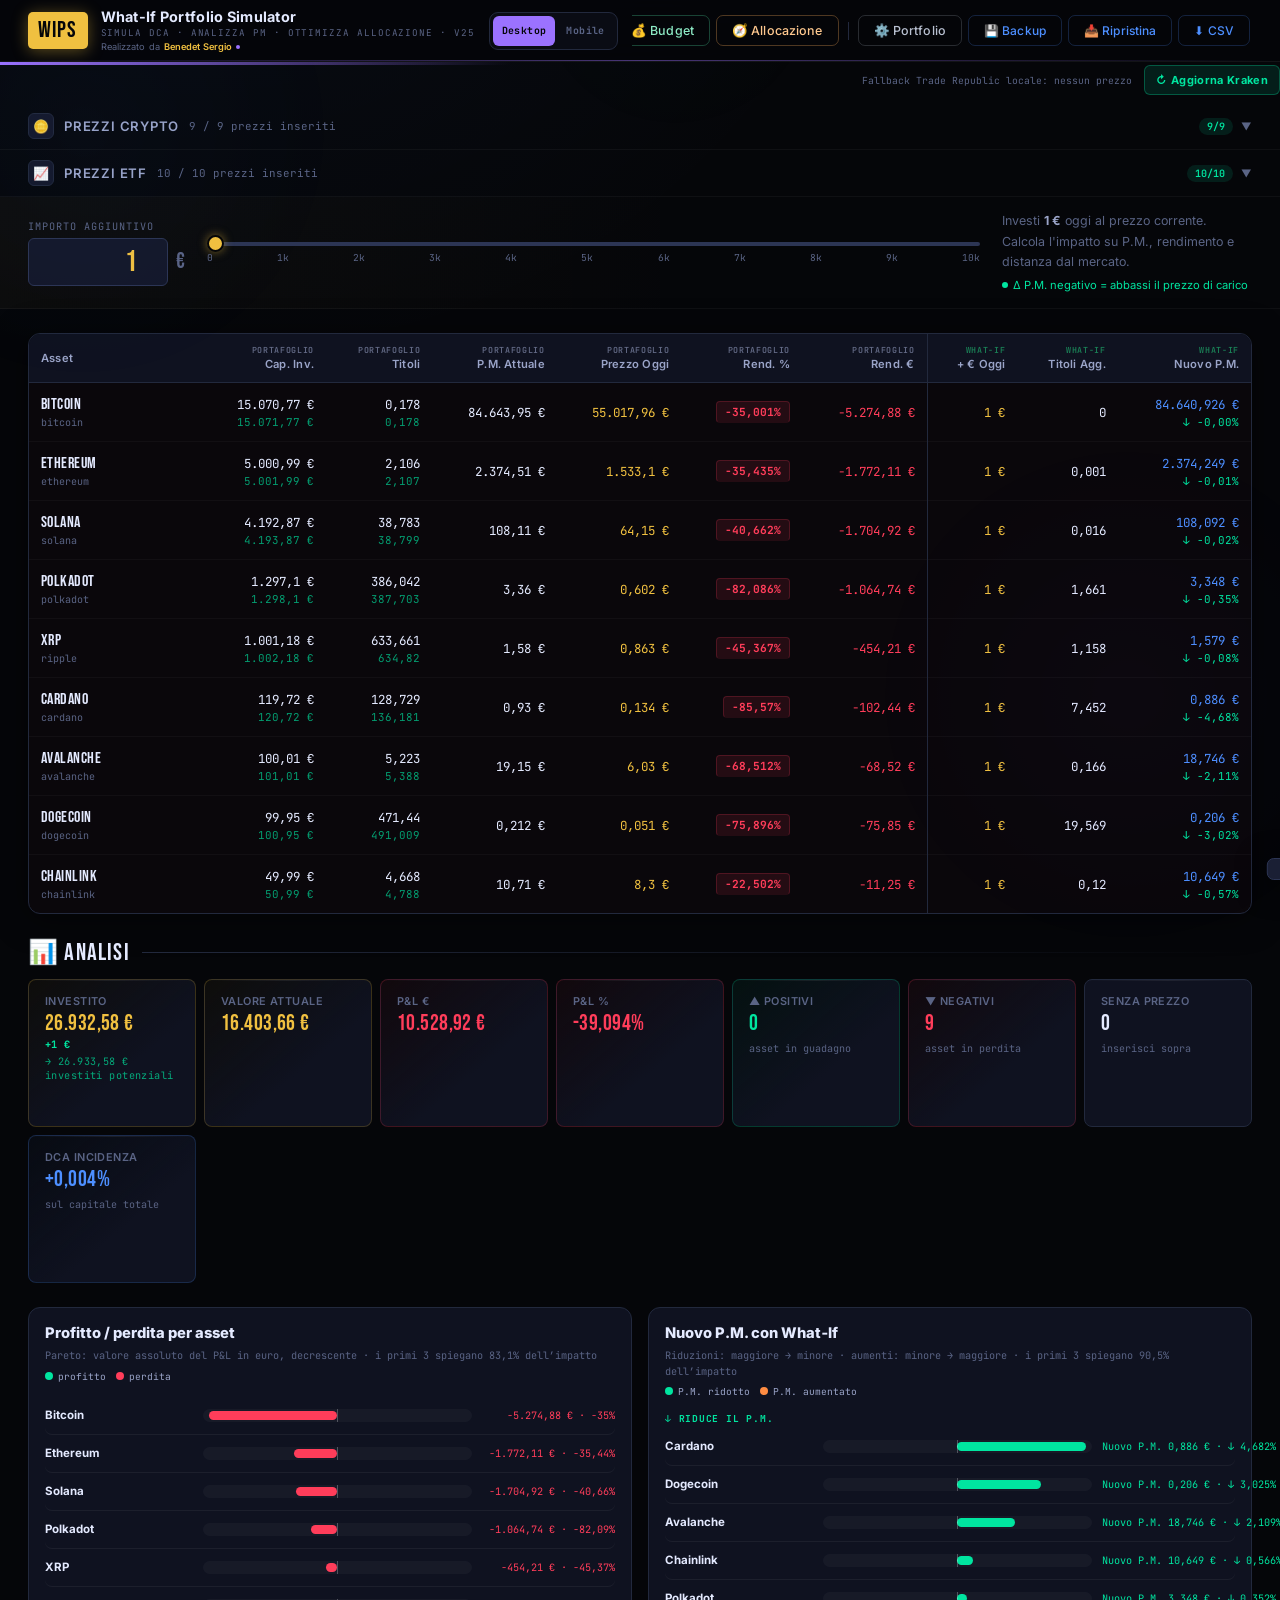
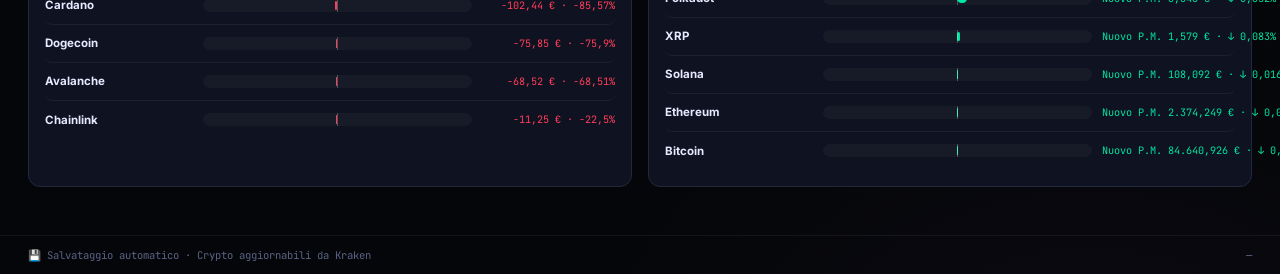
<file: WIPS/WIPS.html>
<!doctype html>
<html lang="it">
  <head>
    <meta charset="UTF-8" />
    <meta name="viewport" content="width=device-width, initial-scale=1.0" />
    <title>WIPS — What-If Portfolio Simulator</title>
    <link
      href="https://fonts.googleapis.com/css2?family=Bebas+Neue&family=JetBrains+Mono:wght@300;400;500;700&family=Inter:wght@300;400;500;600;700&display=swap"
      rel="stylesheet"
    />
    <style>
      /* ═══════════════════════════════════════════════════════════════
         DESIGN TOKENS & GLOBAL CSS
         ═══════════════════════════════════════════════════════════════ */
      :root {
        --void: #050609;
        --d1: #0a0c14;
        --d2: #0f1220;
        --d3: #14182a;
        --d4: #1a1f34;
        --rim: #22293d;
        --rim2: #2c3554;
        --rim3: #384468;
        --text: #e4eaff;
        --t2: #9aa4c8;
        --t3: #5a6485;
        --t4: #2a3050;
        --em: #f0c040;
        --em2: rgba(240, 192, 64, 0.14);
        --em3: rgba(240, 192, 64, 0.06);
        --go: #00e5a0;
        --go2: rgba(0, 229, 160, 0.11);
        --go3: rgba(0, 229, 160, 0.05);
        --re: #ff3d5a;
        --re2: rgba(255, 61, 90, 0.11);
        --bl: #4d8fff;
        --bl2: rgba(77, 143, 255, 0.11);
        --pu: #9b72ff;
        --pu2: rgba(155, 114, 255, 0.13);
        --or: #ff8c42;
        --MO: "JetBrains Mono", monospace;
        --BE: "Bebas Neue", sans-serif;
        --SA: "Inter", sans-serif;
        --acc: var(--em);
        --acc2: var(--em2);
        --acc3: var(--em3);
      }
      /* CRYPTO = purple, ETF = blue, ALL = gold, FONDI = teal/green */
      body.tab-crypto {
        --acc: var(--pu);
        --acc2: var(--pu2);
        --acc3: rgba(155, 114, 255, 0.04);
      }
      body.tab-etf {
        --acc: var(--bl);
        --acc2: var(--bl2);
        --acc3: rgba(77, 143, 255, 0.04);
      }
      body.tab-all {
        --acc: var(--em);
        --acc2: var(--em2);
        --acc3: var(--em3);
      }
      body.tab-fondi {
        --acc: var(--go);
        --acc2: var(--go2);
        --acc3: var(--go3);
      }

      * {
        margin: 0;
        padding: 0;
        box-sizing: border-box;
      }
      html {
        scroll-behavior: smooth;
      }
      body {
        background: var(--void);
        color: var(--text);
        font-family: var(--SA);
        min-height: 100vh;
        overflow-x: hidden;
        background-image:
          radial-gradient(
            ellipse 90% 50% at 15% -10%,
            rgba(77, 143, 255, 0.05) 0%,
            transparent 60%
          ),
          radial-gradient(
            ellipse 70% 40% at 85% 110%,
            rgba(155, 114, 255, 0.04) 0%,
            transparent 60%
          );
      }
      /* Fondo ambientale volutamente quasi impercettibile: non riceve input,
         usa solo transform/opacity e si ferma se il sistema riduce il moto. */
      body::before {
        content: "";
        position: fixed;
        z-index: 0;
        pointer-events: none;
        inset: -18%;
        opacity: 0.2;
        background:
          radial-gradient(circle at 18% 24%, rgba(77, 143, 255, 0.15), transparent 16%),
          radial-gradient(circle at 78% 70%, rgba(155, 114, 255, 0.11), transparent 18%),
          radial-gradient(circle at 52% 12%, rgba(0, 229, 160, 0.06), transparent 14%);
        animation: ambientDrift 30s ease-in-out infinite alternate;
        will-change: transform;
      }
      ::-webkit-scrollbar {
        width: 4px;
        height: 4px;
      }
      ::-webkit-scrollbar-track {
        background: var(--d1);
      }
      ::-webkit-scrollbar-thumb {
        background: var(--rim2);
        border-radius: 2px;
      }

      /* ─ ANIMATIONS ─────────────────────────────────────────────────── */
      @keyframes fadeUp {
        from {
          opacity: 0;
          transform: translateY(6px);
        }
        to {
          opacity: 1;
          transform: none;
        }
      }
      @keyframes ambientDrift {
        from { transform: translate3d(-1%, -1%, 0) scale(1); }
        to { transform: translate3d(1.5%, 1%, 0) scale(1.025); }
      }
      @media (prefers-reduced-motion: reduce), (max-width: 700px) {
        body::before {
          animation: none;
          opacity: 0.07;
        }
      }
      @keyframes pulse-dot {
        0%,
        100% {
          opacity: 1;
          transform: scale(1);
        }
        50% {
          opacity: 0.45;
          transform: scale(0.8);
        }
      }
      @keyframes calendarGlow {
        0%,
        100% {
          box-shadow: 0 0 0 rgba(109, 95, 255, 0);
        }
        50% {
          box-shadow: 0 0 24px rgba(109, 95, 255, 0.14);
        }
      }
      @keyframes shimmer {
        0% {
          left: -100%;
        }
        100% {
          left: 120%;
        }
      }
      @keyframes brandReveal {
        0% {
          opacity: 0;
          letter-spacing: 0.3em;
          filter: blur(4px);
        }
        60% {
          opacity: 1;
          filter: blur(0);
        }
        100% {
          letter-spacing: 0.02em;
        }
      }
      @keyframes subReveal {
        0% {
          opacity: 0;
          transform: translateY(4px);
        }
        100% {
          opacity: 1;
          transform: none;
        }
      }
      @keyframes creditPop {
        0% {
          opacity: 0;
          transform: scale(0.95) translateY(3px);
        }
        100% {
          opacity: 1;
          transform: scale(1) translateY(0);
        }
      }
      @keyframes dotBlink {
        0%,
        100% {
          opacity: 0.3;
        }
        50% {
          opacity: 1;
        }
      }

      /* ─ HEADER ──────────────────────────────────────────────────────── */
      header {
        height: 62px;
        padding: 0 28px;
        display: flex;
        align-items: center;
        justify-content: space-between;
        gap: 14px;
        position: sticky;
        top: 0;
        z-index: 200;
        background: rgba(5, 6, 9, 0.93);
        border-bottom: 1px solid rgba(255, 255, 255, 0.06);
        backdrop-filter: blur(28px) saturate(200%);
      }
      header::after {
        content: "";
        position: absolute;
        bottom: 0;
        left: 0;
        right: 0;
        height: 1px;
        background: linear-gradient(
          90deg,
          transparent,
          var(--acc),
          transparent
        );
        opacity: 0.45;
        transition: background 0.4s;
      }
      .logo {
        display: flex;
        align-items: center;
        gap: 13px;
        text-decoration: none;
      }
      .logo-badge {
        font-family: var(--BE);
        font-size: 1.42rem;
        letter-spacing: 0.05em;
        color: var(--void);
        background: var(--em);
        padding: 3px 10px 1px;
        border-radius: 5px;
        line-height: 1.45;
        box-shadow: 0 2px 16px rgba(240, 192, 64, 0.38);
        position: relative;
        overflow: hidden;
        flex-shrink: 0;
      }
      .logo-badge::after {
        content: "";
        position: absolute;
        top: 0;
        left: -100%;
        width: 55%;
        height: 100%;
        background: linear-gradient(
          90deg,
          transparent,
          rgba(255, 255, 255, 0.28),
          transparent
        );
        animation: shimmer 2.8s ease-in-out infinite;
      }
      .logo-info {
        display: flex;
        flex-direction: column;
        gap: 3px;
      }
      .logo-title {
        font-family: var(--SA);
        font-size: 0.9rem;
        font-weight: 700;
        color: var(--text);
        letter-spacing: 0.01em;
        line-height: 1;
        animation: brandReveal 0.8s cubic-bezier(0.4, 0, 0.2, 1) both;
      }
      .logo-sub {
        font-family: var(--MO);
        font-size: 0.58rem;
        color: var(--t3);
        letter-spacing: 0.1em;
        text-transform: uppercase;
        animation: subReveal 0.6s 0.4s ease both;
      }
      .logo-credit {
        font-family: var(--SA);
        font-size: 0.58rem;
        color: var(--t3);
        letter-spacing: 0.01em;
        line-height: 1;
        animation: creditPop 0.5s 0.9s ease both;
        display: flex;
        align-items: center;
        gap: 4px;
      }
      .logo-credit span {
        color: var(--em);
        font-weight: 600;
      }
      .logo-credit .dot {
        width: 4px;
        height: 4px;
        border-radius: 50%;
        background: var(--acc);
        display: inline-block;
        animation: dotBlink 2s 1.2s ease-in-out infinite;
      }

      .hnav {
        display: flex;
        align-items: center;
        gap: 6px;
      }
      .np {
        padding: 7px 15px;
        border-radius: 7px;
        font-family: var(--SA);
        font-size: 0.78rem;
        font-weight: 500;
        cursor: pointer;
        border: 1px solid transparent;
        background: transparent;
        color: var(--t2);
        letter-spacing: 0.01em;
        transition: all 0.2s;
      }
      .np:hover {
        color: var(--text);
        background: rgba(255, 255, 255, 0.05);
        border-color: var(--rim);
      }
      .np.on {
        color: #fff;
        background: var(--acc);
        border-color: var(--acc);
        font-weight: 700;
      }
      body.tab-crypto .np.on {
        box-shadow: 0 0 18px rgba(155, 114, 255, 0.3);
      }
      body.tab-etf .np.on {
        box-shadow: 0 0 18px rgba(77, 143, 255, 0.28);
      }
      body.tab-all .np.on {
        box-shadow: 0 0 18px rgba(240, 192, 64, 0.22);
      }
      body.tab-fondi .np.on {
        box-shadow: 0 0 18px rgba(0, 229, 160, 0.22);
      }
      .np.csv-btn {
        color: var(--bl);
        border-color: rgba(77, 143, 255, 0.22);
        font-size: 0.75rem;
      }
      .np.csv-btn:hover {
        background: var(--bl2);
      }
      .backup-dialog {
        width: min(560px, calc(100vw - 32px));
        max-width: 560px;
        padding: 0;
        border: 1px solid var(--rim3);
        border-radius: var(--radius-lg);
        background: var(--d2);
        color: var(--text);
        box-shadow: 0 24px 70px rgba(0, 0, 0, 0.52);
      }
      .backup-dialog::backdrop {
        background: rgba(3, 5, 10, 0.76);
      }
      .backup-dialog-body {
        display: grid;
        gap: var(--sp-3);
        padding: var(--sp-5);
      }
      .backup-dialog h2 {
        font-family: var(--BE);
        font-size: 1.75rem;
        font-weight: 400;
        letter-spacing: 0.04em;
      }
      .backup-dialog-copy,
      .backup-preview {
        font-family: var(--MO);
        font-size: 0.7rem;
        line-height: 1.65;
        color: var(--t2);
      }
      .backup-preview {
        min-height: 90px;
        padding: var(--sp-3);
        border: 1px solid var(--rim);
        border-radius: var(--radius-sm);
        background: rgba(255, 255, 255, 0.025);
        white-space: pre-line;
      }
      .backup-preview.ok {
        border-color: rgba(0, 229, 160, 0.3);
        color: #9af5d4;
      }
      .backup-preview.err {
        border-color: rgba(255, 61, 90, 0.38);
        color: #ff9aaa;
      }
      .backup-file-label {
        display: inline-flex;
        justify-content: center;
        align-items: center;
        width: fit-content;
        min-height: 34px;
        padding: 0 12px;
        border: 1px solid rgba(77, 143, 255, 0.32);
        border-radius: var(--radius-sm);
        background: var(--bl2);
        color: #a8c8ff;
        font-family: var(--SA);
        font-size: 0.78rem;
        font-weight: 700;
        cursor: pointer;
      }
      .backup-file-label:hover {
        background: rgba(77, 143, 255, 0.2);
      }
      .backup-file-input {
        position: absolute;
        width: 1px;
        height: 1px;
        overflow: hidden;
        clip: rect(0 0 0 0);
        clip-path: inset(50%);
        white-space: nowrap;
      }
      .backup-dialog-actions {
        display: flex;
        justify-content: flex-end;
        gap: var(--sp-2);
        margin-top: var(--sp-1);
      }
      .backup-dialog-actions button {
        min-height: 34px;
        padding: 0 12px;
        border: 1px solid var(--rim2);
        border-radius: var(--radius-sm);
        background: transparent;
        color: var(--t2);
        font-family: var(--SA);
        font-size: 0.76rem;
        font-weight: 700;
        cursor: pointer;
      }
      .backup-dialog-actions button.primary {
        border-color: rgba(0, 229, 160, 0.42);
        background: var(--go2);
        color: var(--go);
      }
      .backup-dialog-actions button:disabled {
        cursor: not-allowed;
        opacity: 0.42;
      }
      .nsep {
        width: 1px;
        height: 18px;
        background: var(--rim);
        margin: 0 3px;
      }

      /* ─ TAB STRIP ───────────────────────────────────────────────────── */
      .tab-strip {
        height: 3px;
        background: transparent;
        transition: background 0.35s;
      }
      body.tab-crypto .tab-strip {
        background: linear-gradient(90deg, var(--pu) 0%, transparent 40%);
      }
      body.tab-etf .tab-strip {
        background: linear-gradient(90deg, var(--bl) 0%, transparent 40%);
      }
      body.tab-all .tab-strip {
        background: linear-gradient(90deg, var(--em) 0%, transparent 40%);
      }
      body.tab-fondi .tab-strip {
        background: linear-gradient(90deg, var(--go) 0%, transparent 40%);
      }

      /* ─ COLLAPSE ────────────────────────────────────────────────────── */
      .cw {
        border-bottom: 1px solid rgba(255, 255, 255, 0.04);
      }
      .ct {
        width: 100%;
        padding: 0 28px;
        height: 46px;
        display: flex;
        align-items: center;
        justify-content: space-between;
        background: transparent;
        border: none;
        cursor: pointer;
        color: var(--t2);
        transition: all 0.2s;
      }
      .ct:hover {
        background: rgba(255, 255, 255, 0.02);
        color: var(--text);
      }
      .ct.open {
        color: var(--acc);
      }
      .ct-l {
        display: flex;
        align-items: center;
        gap: 10px;
      }
      .ct-ic {
        width: 26px;
        height: 26px;
        border-radius: 6px;
        display: flex;
        align-items: center;
        justify-content: center;
        font-size: 0.8rem;
        background: var(--d3);
        border: 1px solid var(--rim);
        transition: all 0.25s;
      }
      .ct.open .ct-ic {
        background: var(--acc2);
        border-color: var(--acc);
      }
      .ct-lbl {
        font-family: var(--SA);
        font-size: 0.82rem;
        font-weight: 600;
        text-transform: uppercase;
        letter-spacing: 0.06em;
      }
      .ct-meta {
        font-family: var(--MO);
        font-size: 0.68rem;
        color: var(--t3);
      }
      .ct-r {
        display: flex;
        align-items: center;
        gap: 8px;
      }
      .ct-badge {
        background: var(--go2);
        color: var(--go);
        font-family: var(--MO);
        font-size: 0.63rem;
        padding: 2px 8px;
        border-radius: 10px;
        display: none;
        font-weight: 600;
      }
      .ct-arrow {
        font-size: 0.65rem;
        color: var(--t3);
        transition: transform 0.3s cubic-bezier(0.4, 0, 0.2, 1);
      }
      .ct.open .ct-arrow {
        transform: rotate(180deg);
        color: var(--acc);
      }
      .crypto-quick-row {
        display: flex;
        align-items: center;
        justify-content: flex-end;
        gap: var(--sp-3);
        padding: 0 0 var(--sp-2);
      }
      .crypto-quick-refresh {
        flex: 0 0 auto;
        min-height: 30px;
        padding: 6px 11px;
        border: 1px solid rgba(0, 229, 160, 0.3);
        border-radius: 6px;
        background: var(--go2);
        color: var(--go);
        cursor: pointer;
        font-family: var(--SA);
        font-size: 0.69rem;
        font-weight: 700;
        letter-spacing: 0.03em;
      }
      .crypto-quick-refresh:hover:not(:disabled) {
        background: rgba(0, 229, 160, 0.18);
      }
      .crypto-quote-summary {
        min-width: 0;
        overflow: hidden;
        color: var(--t3);
        font-family: var(--MO);
        font-size: 0.61rem;
        text-align: right;
        text-overflow: ellipsis;
        white-space: nowrap;
      }
      .cb {
        max-height: 0;
        overflow: hidden;
        transition: max-height 0.4s cubic-bezier(0.4, 0, 0.2, 1);
      }
      .cb.open {
        max-height: 1000px;
      }

      /* ─ PRICE PANEL ─────────────────────────────────────────────────── */
      .pp {
        padding: 14px 28px 20px;
        border-top: 1px solid rgba(255, 255, 255, 0.04);
      }
      .ppg {
        display: flex;
        flex-direction: column;
        gap: 5px;
        margin-bottom: 13px;
      }
      .prow {
        display: grid;
        grid-template-columns: 1fr 140px 28px;
        gap: 6px;
        align-items: center;
        padding: 7px 10px;
        border-radius: 6px;
        border: 1px solid transparent;
        transition: all 0.2s;
      }
      .prow:hover {
        background: rgba(255, 255, 255, 0.02);
        border-color: var(--rim);
      }
      .prow.hv {
        border-color: rgba(0, 229, 160, 0.16);
        background: rgba(0, 229, 160, 0.025);
      }
      .prow.crypto-prow {
        grid-template-columns: minmax(150px, 1fr) minmax(118px, 140px) minmax(118px, 140px) 28px;
        gap: var(--sp-2);
      }
      .quote-input-field {
        min-width: 0;
      }
      .quote-input-label {
        display: block;
        margin: 0 0 3px 1px;
        color: var(--t3);
        font-family: var(--MO);
        font-size: 0.56rem;
        letter-spacing: 0.06em;
        text-transform: uppercase;
      }
      .plbl {
        font-family: var(--SA);
        font-size: 0.82rem;
        font-weight: 500;
        color: var(--text);
      }
      .plbl small {
        display: block;
        font-size: 0.67rem;
        color: var(--t3);
        font-family: var(--MO);
        margin-top: 2px;
      }
      .pinp {
        background: var(--d3);
        border: 1px solid var(--rim);
        color: var(--em);
        font-family: var(--MO);
        font-size: 0.85rem;
        padding: 7px 10px;
        border-radius: 5px;
        outline: none;
        text-align: right;
        width: 100%;
        transition: all 0.2s;
      }
      .pinp:focus {
        border-color: var(--em);
        background: var(--d4);
        box-shadow: 0 0 0 2px rgba(240, 192, 64, 0.08);
      }
      .pinp.fi {
        border-color: rgba(0, 229, 160, 0.4);
        color: var(--go);
      }
      .trinp {
        color: var(--bl);
      }
      .trinp.fi {
        border-color: rgba(79, 141, 255, 0.45);
        color: var(--bl);
      }
      .quote-compare {
        grid-column: 1 / -1;
        display: flex;
        flex-wrap: wrap;
        align-items: center;
        gap: 3px var(--sp-3);
        min-height: 18px;
        padding: 1px 1px 0;
        color: var(--t3);
        font-family: var(--MO);
        font-size: 0.61rem;
        line-height: 1.3;
        font-variant-numeric: tabular-nums;
      }
      .quote-compare strong {
        color: var(--text);
        font-weight: 600;
      }
      .quote-compare .quote-delta {
        font-weight: 700;
      }
      .quote-delta.above {
        color: var(--go);
      }
      .quote-delta.below {
        color: var(--re);
      }
      .quote-delta.equal {
        color: var(--t3);
      }
      @media (max-width: 720px) {
        .crypto-quick-row {
          justify-content: space-between;
        }
        .crypto-quote-summary {
          text-align: left;
        }
        .prow.crypto-prow {
          grid-template-columns: 1fr 28px;
        }
        .crypto-prow .quote-input-field {
          grid-column: 1 / 2;
        }
        .crypto-prow .pdel {
          grid-column: 2;
          grid-row: 1;
        }
      }
      .pdel {
        background: transparent;
        border: 1px solid var(--rim);
        color: var(--t4);
        border-radius: 4px;
        cursor: pointer;
        width: 28px;
        height: 28px;
        display: flex;
        align-items: center;
        justify-content: center;
        font-size: 0.72rem;
        transition: all 0.2s;
      }
      .pdel:hover {
        border-color: var(--re);
        color: var(--re);
      }
      .pab {
        width: 100%;
        padding: 9px;
        background: linear-gradient(120deg, var(--em2), var(--em3));
        border: 1px solid rgba(240, 192, 64, 0.3);
        color: var(--em);
        border-radius: 6px;
        font-family: var(--SA);
        font-size: 0.8rem;
        font-weight: 700;
        cursor: pointer;
        letter-spacing: 0.03em;
        transition: all 0.2s;
      }
      .pab:hover {
        background: rgba(240, 192, 64, 0.22);
        box-shadow: 0 0 18px rgba(240, 192, 64, 0.16);
      }
      .quote-actions {
        display: grid;
        gap: var(--sp-2);
      }
      .pab.quote-refresh {
        background: linear-gradient(120deg, var(--go2), var(--go3));
        border-color: rgba(0, 229, 160, 0.3);
        color: var(--go);
      }
      .pab.quote-refresh:hover:not(:disabled) {
        background: rgba(0, 229, 160, 0.18);
        box-shadow: 0 0 18px rgba(0, 229, 160, 0.14);
      }
      .pab:disabled {
        cursor: wait;
        opacity: 0.62;
      }
      .quote-status {
        margin-top: var(--sp-2);
        min-height: 1.2em;
        font-family: var(--MO);
        font-size: 0.64rem;
        line-height: 1.35;
        color: var(--t3);
      }
      .quote-status.ok {
        color: rgba(0, 229, 160, 0.72);
      }
      .quote-status.warn {
        color: var(--em);
      }
      .quote-status.err {
        color: var(--re);
      }

      /* ─ SCENARIO BAR ────────────────────────────────────────────────── */
      .sb {
        padding: 14px 28px;
        background: linear-gradient(
          90deg,
          rgba(240, 192, 64, 0.03) 0%,
          transparent 55%
        );
        border-bottom: 1px solid rgba(255, 255, 255, 0.04);
        display: flex;
        align-items: center;
        gap: 22px;
        flex-wrap: wrap;
      }
      .sc-b {
        display: flex;
        flex-direction: column;
        gap: 5px;
      }
      .sc-l {
        font-family: var(--MO);
        font-size: 0.64rem;
        color: var(--t3);
        letter-spacing: 0.1em;
        text-transform: uppercase;
      }
      .sc-r {
        display: flex;
        align-items: center;
        gap: 8px;
      }
      .sc-n {
        background: var(--d3);
        border: 1px solid var(--rim2);
        color: var(--em);
        font-family: var(--BE);
        font-size: 1.9rem;
        letter-spacing: 0.04em;
        padding: 5px 14px;
        border-radius: 6px;
        outline: none;
        width: 140px;
        text-align: right;
        transition: all 0.2s;
      }
      .sc-n:focus {
        border-color: var(--em);
        box-shadow: 0 0 0 2px rgba(240, 192, 64, 0.1);
      }
      .eu {
        font-family: var(--BE);
        font-size: 1.4rem;
        color: var(--t3);
      }
      /* slider wrapper — fixed height for perfect label alignment */
      .slw {
        flex: 1;
        min-width: 200px;
      }
      .sl-track {
        position: relative;
        padding-bottom: 18px;
      }
      input[type="range"] {
        -webkit-appearance: none;
        width: 100%;
        height: 4px;
        border-radius: 2px;
        background: var(--rim2);
        outline: none;
        cursor: pointer;
        display: block;
      }
      input[type="range"]::-webkit-slider-thumb {
        -webkit-appearance: none;
        width: 17px;
        height: 17px;
        border-radius: 50%;
        background: var(--em);
        cursor: pointer;
        border: 2px solid var(--void);
        box-shadow: 0 0 10px rgba(240, 192, 64, 0.5);
        transition: transform 0.15s;
      }
      input[type="range"]::-webkit-slider-thumb:hover {
        transform: scale(1.35);
      }
      /* labels sit right below the track */
      .slll {
        position: absolute;
        bottom: 0;
        left: 0;
        right: 0;
        display: flex;
        justify-content: space-between;
        font-size: 0.6rem;
        color: var(--t3);
        font-family: var(--MO);
        pointer-events: none;
      }
      .sc-desc {
        font-size: 0.78rem;
        color: var(--t3);
        line-height: 1.65;
        max-width: 250px;
      }
      .sc-desc strong {
        color: var(--t2);
      }
      .hint-g {
        color: var(--go);
        font-size: 0.7rem;
        margin-top: 3px;
        display: flex;
        align-items: center;
        gap: 5px;
      }
      .hint-g::before {
        content: "";
        width: 6px;
        height: 6px;
        border-radius: 50%;
        background: var(--go);
        flex-shrink: 0;
        animation: pulse-dot 2s ease-in-out infinite;
      }

      /* ─ SECTIONS ────────────────────────────────────────────────────── */
      .sec {
        display: none;
        padding: 20px 28px 52px;
      }
      .sec.on {
        display: block;
        animation: fadeUp 0.24s ease;
      }

      /* ─ TABLE ───────────────────────────────────────────────────────── */
      .tw {
        overflow-x: auto;
        border-radius: 10px;
        border: 1px solid var(--rim);
        box-shadow: 0 4px 32px rgba(0, 0, 0, 0.5);
        margin-bottom: 8px;
      }
      table {
        width: 100%;
        border-collapse: collapse;
      }
      thead {
        background: var(--d2);
      }
      th {
        padding: 11px 12px;
        text-align: right;
        white-space: nowrap;
        font-family: var(--SA);
        font-size: 0.7rem;
        font-weight: 600;
        color: var(--t2);
        border-bottom: 1px solid var(--rim);
        letter-spacing: 0.02em;
        position: relative;
      }
      th:first-child {
        text-align: left;
        min-width: 140px;
      }
      .ths {
        border-left: 1px solid var(--rim);
      }
      .gl {
        font-family: var(--MO);
        font-size: 0.52rem;
        display: block;
        letter-spacing: 0.08em;
        text-transform: uppercase;
        margin-bottom: 2px;
        opacity: 0.6;
      }
      .ga {
        color: var(--t2);
      }
      .gb {
        color: #22c97a;
      }
      tbody tr {
        border-bottom: 1px solid rgba(255, 255, 255, 0.03);
        transition: background 0.12s;
      }
      tbody tr:last-child {
        border-bottom: none;
      }
      tbody tr:hover {
        background: rgba(255, 255, 255, 0.025);
      }
      td {
        padding: 12px 12px;
        text-align: right;
        white-space: nowrap;
        font-family: var(--MO);
        font-size: 0.78rem;
      }
      td:first-child {
        text-align: left;
      }
      .sim-inc {
        margin-top: 3px;
        color: rgba(0, 229, 160, 0.68);
        font-size: 0.68rem;
        line-height: 1.2;
      }
      .sim-pm-change {
        margin-top: 3px;
        font-family: var(--MO);
        font-size: 0.68rem;
        line-height: 1.2;
      }
      .sim-pm-change.down {
        color: var(--go);
      }
      .sim-pm-change.up {
        color: var(--em);
      }
      .sim-pm-change.flat {
        color: var(--t3);
      }
      /* I valori nelle tabelle sono copiabili senza modificare la loro
         formattazione di visualizzazione. */
      table [data-copy-value] {
        cursor: copy;
        border-bottom: 1px dotted transparent;
        transition:
          color 0.15s,
          border-color 0.15s;
      }
      table [data-copy-value]:hover,
      table [data-copy-value]:focus-visible {
        color: var(--acc);
        border-bottom-color: currentColor;
        outline: none;
      }
      .anm {
        font-family: var(--BE);
        font-size: 1rem;
        letter-spacing: 0.03em;
        color: var(--text);
      }
      .atk {
        font-size: 0.63rem;
        color: var(--t3);
        margin-top: 2px;
        font-family: var(--MO);
      }
      .pill {
        display: inline-block;
        padding: 3px 8px;
        border-radius: 4px;
        font-size: 0.7rem;
        font-weight: 700;
        font-family: var(--MO);
      }
      .pg {
        background: var(--go2);
        color: var(--go);
        border: 1px solid rgba(0, 229, 160, 0.2);
      }
      .pr {
        background: var(--re2);
        color: var(--re);
        border: 1px solid rgba(255, 61, 90, 0.2);
      }
      .g {
        color: var(--go);
      }
      .r {
        color: var(--re);
      }
      .y {
        color: var(--em);
      }
      .b {
        color: var(--bl);
      }
      .mu {
        color: var(--t3);
      }
      .sep-tr td {
        background: var(--d2);
        font-family: var(--SA);
        font-size: 0.72rem;
        font-weight: 600;
        color: var(--t2);
        letter-spacing: 0.05em;
        text-transform: uppercase;
        padding: 7px 12px;
        border-bottom: 1px solid var(--rim);
      }

      /* ─ ANALYTICS ───────────────────────────────────────────────────── */
      .an {
        margin-top: 28px;
      }
      .anh {
        display: flex;
        align-items: center;
        gap: 14px;
        margin-bottom: 20px;
      }
      .ant {
        font-family: var(--BE);
        font-size: 1.5rem;
        letter-spacing: 0.05em;
        color: var(--text);
      }
      .anl {
        flex: 1;
        height: 1px;
        background: linear-gradient(90deg, var(--rim) 0%, transparent 100%);
      }
      .kpi-grid {
        display: grid;
        grid-template-columns: repeat(auto-fill, minmax(155px, 1fr));
        gap: 8px;
        margin-bottom: 24px;
        align-items: stretch;
        grid-auto-rows: minmax(0, 1fr);
      }
      /* Ogni riga KPI mantiene card di uguale altezza, anche quando una
         label o un dettaglio simulato richiede più righe di testo. */
      .kpi-grid > .kc {
        min-height: 148px;
        height: 100%;
        box-sizing: border-box;
      }
      .kc {
        background: var(--d2);
        border: 1px solid var(--rim);
        border-radius: 8px;
        padding: 14px 16px;
        transition: all 0.22s;
        position: relative;
        overflow: hidden;
        display: flex;
        flex-direction: column;
        gap: 4px;
      }
      .kc::after {
        content: "";
        position: absolute;
        top: 0;
        left: 0;
        right: 0;
        height: 1px;
        background: linear-gradient(
          90deg,
          transparent,
          rgba(255, 255, 255, 0.07),
          transparent
        );
      }
      .kc:hover {
        border-color: var(--rim2);
        transform: translateY(-2px);
        box-shadow: 0 6px 24px rgba(0, 0, 0, 0.3);
      }
      .kc.kg {
        background: linear-gradient(
          140deg,
          rgba(0, 229, 160, 0.05) 0%,
          var(--d2) 60%
        );
        border-color: rgba(0, 229, 160, 0.2);
      }
      .kc.kr {
        background: linear-gradient(
          140deg,
          rgba(255, 61, 90, 0.05) 0%,
          var(--d2) 60%
        );
        border-color: rgba(255, 61, 90, 0.2);
      }
      .kc.ky {
        background: linear-gradient(
          140deg,
          rgba(240, 192, 64, 0.04) 0%,
          var(--d2) 60%
        );
        border-color: rgba(240, 192, 64, 0.2);
      }
      .kc.kb {
        background: linear-gradient(
          140deg,
          rgba(77, 143, 255, 0.04) 0%,
          var(--d2) 60%
        );
        border-color: rgba(77, 143, 255, 0.2);
      }
      .kl {
        font-family: var(--SA);
        font-size: 0.68rem;
        font-weight: 600;
        color: var(--t3);
        letter-spacing: 0.04em;
        text-transform: uppercase;
      }
      .kv {
        font-family: var(--BE);
        font-size: 1.35rem;
        letter-spacing: 0.02em;
        line-height: 1.1;
      }
      .ks {
        font-family: var(--MO);
        font-size: 0.63rem;
        color: var(--t3);
        margin-top: 2px;
      }
      .kpi-sim-total {
        display: flex;
        align-items: baseline;
        flex-wrap: wrap;
        gap: 4px;
        margin-top: 2px;
        font-family: var(--MO);
        font-size: 0.64rem;
        line-height: 1.3;
        color: rgba(0, 229, 160, 0.72);
      }
      .kpi-sim-total strong {
        color: var(--go);
        font-weight: 700;
      }
      .ag2 {
        display: grid;
        grid-template-columns: 1fr 1fr;
        gap: 13px;
        margin-bottom: 22px;
        align-items: stretch;
      }
      .card {
        background: var(--d2);
        border: 1px solid var(--rim);
        border-radius: 8px;
        padding: 16px 18px;
        transition: border-color 0.2s;
      }
      .card:hover {
        border-color: var(--rim2);
      }
      /* card header row with toggle btn */
      .card-hdr {
        display: flex;
        align-items: center;
        justify-content: space-between;
        margin-bottom: 13px;
      }
      .card-hdr h4 {
        font-family: var(--SA);
        font-size: 0.82rem;
        font-weight: 700;
        color: var(--text);
        display: flex;
        align-items: center;
        gap: 7px;
        letter-spacing: 0.01em;
      }
      .card-hdr h4 small {
        font-size: 0.66rem;
        color: var(--go);
        font-family: var(--MO);
        font-weight: 400;
      }
      .brow {
        display: grid;
        grid-template-columns: 118px minmax(0, 1fr) 78px 112px;
        align-items: center;
        gap: 8px;
        padding: 4px 0;
      }
      .blbl {
        font-family: var(--SA);
        font-size: 0.78rem;
        font-weight: 500;
        color: var(--t2);
        white-space: nowrap;
        overflow: hidden;
        text-overflow: ellipsis;
      }
      .btrk {
        min-width: 0;
        height: 6px;
        background: var(--d4);
        border-radius: 3px;
      }
      .bfil {
        height: 100%;
        border-radius: 3px;
        transition: width 0.6s cubic-bezier(0.4, 0, 0.2, 1);
      }
      .bmetric {
        font-family: var(--MO);
        font-size: 0.68rem;
        text-align: right;
        white-space: nowrap;
      }
      .bmetric.metric-pct {
        font-weight: 700;
      }
      .bmetric.metric-eur {
        color: var(--t3);
      }
      .gg {
        display: grid;
        grid-template-columns: 1fr 1fr 1fr;
        gap: 13px;
        margin-bottom: 22px;
        align-items: stretch;
      }
      .hr {
        display: flex;
        justify-content: space-between;
        align-items: center;
        padding: 5px 0;
        border-bottom: 1px solid rgba(255, 255, 255, 0.04);
      }
      .hr:last-child {
        border-bottom: none;
      }
      .hl {
        font-family: var(--SA);
        font-size: 0.75rem;
        color: var(--t2);
      }
      .hv {
        font-family: var(--MO);
        font-size: 0.76rem;
        font-weight: 600;
      }
      .dw {
        display: flex;
        align-items: center;
        gap: 14px;
        margin-top: 10px;
      }
      .dl {
        display: flex;
        flex-direction: column;
        gap: 6px;
      }
      .dli {
        display: flex;
        align-items: center;
        gap: 7px;
        font-size: 0.72rem;
        color: var(--t2);
        font-family: var(--SA);
      }
      .dd {
        width: 8px;
        height: 8px;
        border-radius: 50%;
        flex-shrink: 0;
      }


      /* ─ EDIT ────────────────────────────────────────────────────────── */
      .ew {
        display: grid;
        grid-template-columns: 1fr 1fr;
        gap: 14px;
      }
      .eb {
        background: var(--d2);
        border: 1px solid var(--rim);
        border-radius: 8px;
        padding: 16px 18px;
      }
      .eb h4 {
        font-family: var(--SA);
        font-size: 0.88rem;
        font-weight: 700;
        color: var(--text);
        margin-bottom: 12px;
      }
      .ehdrs {
        display: grid;
        grid-template-columns: 1.2fr 1fr 1fr 1fr 1fr 24px;
        gap: 4px;
        padding: 0 0 6px;
        font-size: 0.64rem;
        font-weight: 600;
        color: var(--t3);
        letter-spacing: 0.04em;
      }
      .erow {
        display: grid;
        grid-template-columns: 1.2fr 1fr 1fr 1fr 1fr 24px;
        gap: 4px;
        align-items: center;
        margin-bottom: 5px;
      }
      .erow input {
        background: var(--d1);
        border: 1px solid var(--rim);
        color: var(--text);
        font-family: var(--MO);
        font-size: 0.74rem;
        padding: 6px 8px;
        border-radius: 4px;
        outline: none;
        width: 100%;
        transition: border-color 0.2s;
      }
      .erow input:focus {
        border-color: var(--bl);
        background: var(--d3);
      }
      .erow input.rt {
        text-align: right;
        color: var(--em);
      }
      .edel {
        background: transparent;
        border: 1px solid var(--rim);
        color: var(--t3);
        border-radius: 3px;
        cursor: pointer;
        width: 24px;
        height: 24px;
        display: flex;
        align-items: center;
        justify-content: center;
        font-size: 0.7rem;
        transition: all 0.2s;
      }
      .edel:hover {
        border-color: var(--re);
        color: var(--re);
      }
      .earb {
        width: 100%;
        padding: 8px;
        border: 1px dashed var(--rim2);
        background: transparent;
        color: var(--t3);
        border-radius: 5px;
        cursor: pointer;
        font-family: var(--SA);
        font-size: 0.76rem;
        transition: all 0.2s;
        margin-top: 5px;
      }
      .earb:hover {
        border-color: var(--bl);
        color: var(--bl);
      }
      .esb {
        padding: 10px 22px;
        background: linear-gradient(120deg, var(--em2), var(--em3));
        border: 1px solid rgba(240, 192, 64, 0.38);
        color: var(--em);
        border-radius: 6px;
        font-family: var(--SA);
        font-size: 0.8rem;
        font-weight: 700;
        cursor: pointer;
        letter-spacing: 0.03em;
        transition: all 0.2s;
        margin-top: 14px;
      }
      .esb:hover {
        background: rgba(240, 192, 64, 0.22);
        box-shadow: 0 0 16px rgba(240, 192, 64, 0.14);
      }
      .enote {
        font-size: 0.68rem;
        color: var(--t3);
        font-family: var(--MO);
        margin-top: 8px;
        line-height: 1.6;
      }

      /* ─ TOAST ───────────────────────────────────────────────────────── */
      .toast {
        position: fixed;
        bottom: 20px;
        right: 20px;
        z-index: 9999;
        background: var(--d4);
        border: 1px solid var(--rim2);
        color: var(--text);
        padding: 10px 16px;
        border-radius: 7px;
        font-family: var(--SA);
        font-size: 0.78rem;
        font-weight: 500;
        box-shadow: 0 6px 30px rgba(0, 0, 0, 0.6);
        transform: translateX(120%);
        transition: transform 0.28s cubic-bezier(0.4, 0, 0.2, 1);
        display: flex;
        align-items: center;
        gap: 8px;
      }
      .toast.show {
        transform: none;
      }
      .toast.ok::before {
        content: "✓";
        color: var(--go);
        font-weight: 700;
      }
      .toast.ok {
        border-color: rgba(0, 229, 160, 0.3);
      }

      footer {
        padding: 12px 28px;
        border-top: 1px solid rgba(255, 255, 255, 0.05);
        font-size: 0.66rem;
        color: var(--t3);
        display: flex;
        justify-content: space-between;
        flex-wrap: wrap;
        gap: 6px;
        font-family: var(--MO);
      }

      @media (max-width: 700px) {
        .ag2,
        .gg,
        .ew {
          grid-template-columns: 1fr;
        }
        .brow {
          grid-template-columns: 92px minmax(0, 1fr) 64px 92px;
          gap: 6px;
        }
        .bmetric {
          font-size: 0.62rem;
        }
        header {
          padding: 0 14px;
          height: 56px;
        }
        .sec {
          padding: 14px 14px 32px;
        }
        .sb {
          padding: 11px 14px;
        }
        .ct,
        .pp {
          padding-left: 14px;
          padding-right: 14px;
        }
        .ehdrs,
        .erow {
          grid-template-columns: 1.1fr 0.9fr 0.9fr 24px;
        }
        .ehdrs span:nth-child(4),
        .ehdrs span:nth-child(5),
        .erow input:nth-child(4),
        .erow input:nth-child(5) {
          display: none;
        }
      }

      /* ══════════════════════════════════════════════════════════════════
   BUDGET MODULE v2 — isolato, zero dipendenze WIPS
   ══════════════════════════════════════════════════════════════════ */
      body.tab-budget {
        --acc: #f97316;
        --acc2: rgba(249, 115, 22, 0.13);
        --acc3: rgba(249, 115, 22, 0.05);
      }
      body.tab-budget .tab-strip {
        background: linear-gradient(90deg, #f97316 0%, transparent 40%);
      }
      body.tab-budget .np.on {
        box-shadow: 0 0 18px rgba(249, 115, 22, 0.28);
      }
      body.tab-budget header::after {
        background: linear-gradient(90deg, transparent, #f97316, transparent);
      }

      /* Nascondi scenario bar SOLO nel tab budget */
      body.tab-budget .sb {
        display: none;
      }
      /* Nascondi pannelli prezzi Crypto/ETF/BCC SOLO nel tab budget */
      body.tab-budget .cw {
        display: none;
      }

      #sec-budget {
        padding: 28px;
        animation: fadeUp 0.3s ease both;
        max-width: 1200px;
        margin: 0 auto;
      }

      .bdg-wrap {
        max-width: 1180px;
        margin: 0 auto;
        display: grid;
        gap: 18px;
      }
      .bdg-hdr {
        display: flex;
        align-items: flex-end;
        justify-content: space-between;
        flex-wrap: wrap;
        gap: 16px;
        margin-bottom: 18px;
      }
      .bdg-hdr-left h2 {
        font-family: var(--BE);
        font-size: 2rem;
        letter-spacing: 0.04em;
        color: var(--text);
        line-height: 1.05;
      }
      .bdg-hdr-left p {
        font-family: var(--MO);
        font-size: 0.75rem;
        color: var(--t3);
        letter-spacing: 0.06em;
        text-transform: uppercase;
        margin-top: 6px;
      }
      .bdg-clock-box {
        background: rgba(255, 255, 255, 0.04);
        border: 1px solid rgba(255, 255, 255, 0.08);
        border-radius: 16px;
        padding: 16px 18px;
        text-align: right;
        min-width: 220px;
      }
      .bdg-clk-time {
        font-family: var(--BE);
        font-size: 1.35rem;
        font-weight: 700;
        color: var(--em);
        letter-spacing: 0.04em;
      }
      .bdg-clk-date,
      .bdg-clk-pay {
        font-family: var(--MO);
        font-size: 0.72rem;
        color: var(--t3);
        margin-top: 6px;
      }
      .bdg-clk-pay {
        color: #f97316;
      }

      .bdg-grid {
        display: grid;
        grid-template-columns: minmax(0, 1.4fr) minmax(0, 0.9fr);
        gap: 18px;
      }
      @media (max-width: 820px) {
        .bdg-grid {
          grid-template-columns: 1fr;
        }
      }
      .bdg-full {
        grid-column: 1/-1;
      }

      .bdg-card {
        background: rgba(255, 255, 255, 0.03);
        border: 1px solid rgba(255, 255, 255, 0.08);
        border-radius: 18px;
        padding: 22px 24px;
        box-shadow: 0 6px 40px rgba(0, 0, 0, 0.16);
        transition:
          transform 0.22s ease,
          box-shadow 0.22s ease,
          border-color 0.22s ease;
      }
      .bdg-card:hover {
        transform: translateY(-1px);
        box-shadow: 0 10px 60px rgba(0, 0, 0, 0.22);
      }
      .bdg-card-hl {
        background: linear-gradient(
          140deg,
          rgba(249, 115, 22, 0.12),
          rgba(255, 255, 255, 0.02)
        );
        border-color: rgba(249, 115, 22, 0.25);
      }
      .bdg-summary-grid {
        display: grid;
        grid-template-columns: repeat(2, minmax(0, 1fr));
        gap: 14px;
        margin-bottom: 18px;
      }
      .bdg-decision-grid {
        display: grid;
        grid-template-columns: repeat(5, minmax(0, 1fr));
        gap: 12px;
        margin-bottom: 18px;
      }
      @media (max-width: 980px) {
        .bdg-decision-grid {
          grid-template-columns: repeat(2, minmax(0, 1fr));
        }
      }
      @media (max-width: 560px) {
        .bdg-decision-grid {
          grid-template-columns: 1fr;
        }
      }
      .bdg-kpi-card {
        background: var(--d3);
        border: 1px solid rgba(255, 255, 255, 0.06);
        border-radius: 14px;
        padding: 16px 18px;
      }
      .bdg-kpi-card.primary {
        background: linear-gradient(
          145deg,
          rgba(249, 115, 22, 0.18),
          rgba(255, 255, 255, 0.035)
        );
        border-color: rgba(249, 115, 22, 0.32);
      }
      .bdg-kpi-card.danger {
        border-color: rgba(255, 61, 90, 0.28);
        background: rgba(255, 61, 90, 0.06);
      }
      .bdg-kpi-card.danger .bdg-kpi-value {
        color: var(--re);
      }
      .bdg-kpi-label {
        font-family: var(--MO);
        font-size: 0.72rem;
        color: var(--t3);
        letter-spacing: 0.08em;
        text-transform: uppercase;
        margin-bottom: 8px;
      }
      .bdg-kpi-value {
        font-family: var(--BE);
        font-size: 1.4rem;
        color: var(--text);
        line-height: 1.1;
      }
      .bdg-liquidity-input {
        border-color: rgba(56, 217, 255, 0.32);
        background: linear-gradient(145deg, rgba(56, 217, 255, 0.1), var(--d3));
      }
      .bdg-liq-edit {
        display: flex;
        align-items: center;
        gap: 8px;
      }
      .bdg-liq-edit .bdg-inp {
        min-width: 0;
        flex: 1;
        font-size: 1rem;
        color: var(--text);
      }
      .bdg-liq-edit span,
      .bdg-liquidity-input small {
        color: var(--t3);
        font-family: var(--MO);
        font-size: 0.65rem;
      }
      .bdg-liquidity-input small { display: block; margin-top: 6px; }
      .bdg-forecast-card {
        background: rgba(255, 255, 255, 0.02);
        border: 1px solid rgba(255, 255, 255, 0.08);
        border-radius: 16px;
        padding: 18px 20px;
        margin-bottom: 14px;
      }
      .bdg-forecast-title {
        font-family: var(--SA);
        font-size: 0.8rem;
        color: var(--t2);
        text-transform: uppercase;
        letter-spacing: 0.08em;
        margin-bottom: 12px;
      }
      .bdg-forecast-value {
        font-family: var(--BE);
        font-size: 2rem;
        color: var(--text);
        margin-bottom: 8px;
      }
      .bdg-forecast-note {
        font-family: var(--MO);
        font-size: 0.75rem;
        color: var(--t3);
        line-height: 1.6;
      }
      .bdg-progress {
        display: grid;
        gap: 10px;
      }
      .bdg-progress-head {
        display: flex;
        justify-content: space-between;
        align-items: center;
        font-family: var(--MO);
        font-size: 0.8rem;
        color: var(--t3);
      }
      .bdg-progress-track {
        width: 100%;
        height: 12px;
        background: rgba(255, 255, 255, 0.08);
        border-radius: 999px;
        overflow: hidden;
        box-shadow: inset 0 0 0 1px rgba(255, 255, 255, 0.08);
      }
      .bdg-progress-fill {
        height: 100%;
        background: linear-gradient(
          90deg,
          rgba(0, 229, 160, 0.95),
          rgba(79, 245, 204, 0.8)
        );
        width: 0%;
        border-radius: 999px;
        box-shadow: 0 0 24px rgba(0, 229, 160, 0.22);
        transition:
          width 0.55s cubic-bezier(0.22, 1, 0.36, 1),
          box-shadow 0.35s ease;
      }
      .bdg-status-row {
        display: flex;
        align-items: center;
        justify-content: space-between;
        gap: 12px;
        margin-bottom: 18px;
      }
      .bdg-status-text {
        font-family: var(--MO);
        font-size: 0.82rem;
        color: var(--t3);
        line-height: 1.4;
      }
      .bdg-summary-panel {
        border-color: rgba(255, 255, 255, 0.1);
      }
      .bdg-summary-panel .bdg-summary-grid { margin-bottom: 12px; }
      .bdg-window-meta {
        display: grid;
        grid-template-columns: repeat(3, minmax(0, 1fr));
        gap: 10px;
        margin: 12px 0;
        padding-top: 12px;
        border-top: 1px solid rgba(255, 255, 255, 0.07);
      }
      .bdg-window-meta > div { min-width: 0; }
      .bdg-window-meta strong { display: block; margin-top: 4px; color: var(--t2); font-family: var(--MO); font-size: 0.76rem; font-weight: 600; }
      .bdg-decision-status {
        display: flex;
        align-items: center;
        justify-content: space-between;
        gap: 12px;
        margin-top: 2px;
      }
      .bdg-decision-status .bdg-progress { flex: 1; min-width: 0; }
      @media (max-width: 660px) {
        .bdg-window-meta { grid-template-columns: 1fr; }
        .bdg-decision-status { align-items: flex-start; flex-direction: column; }
        .bdg-decision-status .bdg-progress { width: 100%; }
      }
      .bdg-cycle-meta {
        margin: 8px 0 14px;
        color: var(--t2);
        font-family: var(--MO);
        font-size: 0.74rem;
        line-height: 1.7;
      }
      .bdg-cycle-label {
        color: var(--t3);
        text-transform: uppercase;
        letter-spacing: 0.08em;
        font-size: 0.62rem;
      }
      .bdg-input-card {
        border-color: rgba(255, 255, 255, 0.12);
      }
      .bdg-status-pill {
        display: inline-flex;
        align-items: center;
        gap: 6px;
        border-radius: 999px;
        padding: 6px 12px;
        font-family: var(--MO);
        font-size: 0.72rem;
        font-weight: 700;
      }
      .bdg-status-pill.safe {
        background: rgba(0, 229, 160, 0.12);
        color: var(--go);
      }
      .bdg-status-pill.warn {
        background: rgba(249, 115, 22, 0.14);
        color: #f97316;
      }
      .bdg-status-pill.danger {
        background: rgba(255, 61, 90, 0.14);
        color: var(--re);
      }
      .bdg-event-list {
        display: grid;
        gap: 8px;
      }
      .bdg-line-name {
        font-family: var(--SA);
        font-size: 0.9rem;
        color: var(--text);
      }
      .bdg-line-meta {
        font-family: var(--MO);
        font-size: 0.72rem;
        color: var(--t3);
      }
      .bdg-line-amount {
        font-family: var(--BE);
        font-size: 0.95rem;
        color: var(--em);
        text-align: right;
      }
      .bdg-line-badge {
        justify-self: end;
        padding: 3px 8px;
        border-radius: 999px;
        font-family: var(--MO);
        font-size: 0.68rem;
        text-transform: uppercase;
        letter-spacing: 0.08em;
        white-space: nowrap;
      }
      .bdg-line-badge.paid {
        background: rgba(255, 255, 255, 0.05);
        color: var(--t3);
      }
      .bdg-line-badge.today {
        background: rgba(0, 229, 160, 0.12);
        color: var(--go);
      }
      .bdg-line-badge.upcoming {
        background: rgba(249, 115, 22, 0.14);
        color: #f97316;
      }
      .bdg-expense-group {
        background: rgba(255, 255, 255, 0.02);
        border: 1px solid rgba(255, 255, 255, 0.08);
        border-radius: 18px;
        overflow: hidden;
      }
      .bdg-group-summary {
        display: flex;
        justify-content: space-between;
        align-items: center;
        gap: 12px;
        padding: 14px 18px;
        cursor: pointer;
        background: rgba(255, 255, 255, 0.03);
        transition:
          background 0.2s ease,
          color 0.2s ease;
      }
      .bdg-group-summary:hover {
        background: rgba(255, 255, 255, 0.06);
      }
      .bdg-group-summary::after {
        content: "\002B";
        display: inline-flex;
        align-items: center;
        justify-content: center;
        width: 24px;
        height: 24px;
        border-radius: 50%;
        background: rgba(255, 255, 255, 0.05);
        color: var(--t3);
        font-family: var(--BE);
        font-size: 1rem;
        transition: transform 0.2s ease;
      }
      .bdg-expense-group[open] .bdg-group-summary::after {
        content: "\2212";
        transform: rotate(0deg);
      }
      .bdg-group-title {
        font-family: var(--SA);
        font-size: 0.95rem;
        color: var(--text);
      }
      .bdg-group-subtitle {
        display: block;
        font-family: var(--MO);
        font-size: 0.78rem;
        color: var(--t3);
      }
      .bdg-group-items {
        display: grid;
        gap: 8px;
        padding: 0 18px 18px;
        max-height: 0;
        overflow: hidden;
        opacity: 0;
        transition:
          max-height 0.32s ease,
          opacity 0.32s ease;
      }
      .bdg-expense-group[open] .bdg-group-items {
        max-height: 640px;
        opacity: 1;
      }
      .bdg-line-item {
        display: grid;
        grid-template-columns: minmax(0, 1fr) auto;
        gap: 10px;
        align-items: center;
        padding: 10px 12px;
        border-radius: 14px;
        background: rgba(255, 255, 255, 0.04);
      }
      .bdg-line-item.paid {
        opacity: 0.7;
      }
      .bdg-line-item.today {
        background: rgba(0, 229, 160, 0.08);
      }
      .bdg-line-item-right {
        display: flex;
        flex-direction: column;
        align-items: flex-end;
        gap: 6px;
      }
      .bdg-calendar-months {
        display: grid;
        grid-template-columns: repeat(2, minmax(0, 1fr));
        gap: 16px;
      }
      @media (max-width: 880px) {
        .bdg-calendar-months {
          grid-template-columns: 1fr;
        }
      }
      .bdg-calendar-month {
        background: rgba(255, 255, 255, 0.02);
        border: 1px solid rgba(255, 255, 255, 0.08);
        border-radius: 20px;
        padding: 18px;
      }
      .bdg-calendar-note {
        max-width: 920px;
        margin: -6px 0 16px;
        color: var(--t3);
        font-family: var(--MO);
        font-size: 0.68rem;
        line-height: 1.5;
      }
      .bdg-calendar-legend {
        display: flex;
        flex-wrap: wrap;
        gap: 8px 14px;
        margin: -4px 0 14px;
        color: var(--t3);
        font-family: var(--MO);
        font-size: 0.66rem;
      }
      .bdg-calendar-legend span { display: inline-flex; align-items: center; gap: 6px; }
      .bdg-calendar-legend i { width: 8px; height: 8px; border-radius: 50%; background: rgba(129, 140, 248, 0.8); }
      .bdg-calendar-legend i.expense { background: #f97316; }
      .bdg-calendar-legend i.payday { background: var(--go); }
      .calendar-header {
        font-family: var(--SA);
        font-size: 0.95rem;
        margin-bottom: 12px;
        color: var(--text);
      }
      .calendar-weekdays {
        display: grid;
        grid-template-columns: repeat(7, minmax(0, 1fr));
        gap: 6px;
        margin-bottom: 10px;
      }
      .calendar-weekdays span {
        font-family: var(--MO);
        font-size: 0.72rem;
        color: var(--t3);
        text-align: center;
      }
      .calendar-grid {
        display: grid;
        grid-template-columns: repeat(7, minmax(0, 1fr));
        gap: 8px;
      }
      .calendar-day {
        min-height: 64px;
        border-radius: 18px;
        display: grid;
        place-items: center;
        gap: 5px;
        font-family: var(--MO);
        font-size: 0.82rem;
        color: var(--text);
        background: rgba(255, 255, 255, 0.045);
        position: relative;
        overflow: visible;
        border: 1px solid rgba(255, 255, 255, 0.05);
        transition:
          background 0.22s ease,
          transform 0.22s ease,
          box-shadow 0.22s ease,
          border-color 0.22s ease;
        animation: fadeUp 0.35s ease both;
      }
      .calendar-day:hover {
        transform: translateY(-3px) scale(1.02);
        background: rgba(255, 255, 255, 0.09);
        border-color: rgba(255, 255, 255, 0.12);
        box-shadow: 0 10px 28px rgba(0, 0, 0, 0.22);
        z-index: 3;
      }
      .calendar-day.empty {
        background: transparent;
        border-color: transparent;
        box-shadow: none;
      }
      .calendar-day.weekend {
        background: rgba(138, 92, 246, 0.16);
        border-color: rgba(168, 85, 247, 0.18);
      }
      .calendar-day.weekend.in-range {
        background: linear-gradient(
          180deg,
          rgba(168, 85, 247, 0.28),
          rgba(109, 95, 255, 0.18)
        );
        border-color: rgba(192, 132, 252, 0.32);
        box-shadow: inset 0 0 0 1px rgba(192, 132, 252, 0.08);
      }
      .calendar-day.in-range {
        background: linear-gradient(
          180deg,
          rgba(109, 95, 255, 0.2),
          rgba(109, 95, 255, 0.11)
        );
        border-color: rgba(129, 140, 248, 0.22);
        box-shadow:
          inset 0 0 0 1px rgba(129, 140, 248, 0.08),
          0 0 18px rgba(109, 95, 255, 0.08);
        animation: calendarGlow 3.2s ease-in-out infinite;
      }
      .calendar-day.expense {
        border-color: rgba(249, 115, 22, 0.16);
        box-shadow:
          inset 0 0 0 1px rgba(249, 115, 22, 0.08),
          0 0 16px rgba(249, 115, 22, 0.05);
      }
      .calendar-day.income {
        border-color: rgba(0, 229, 160, 0.32);
        background: rgba(0, 229, 160, 0.1);
        box-shadow: inset 0 0 0 1px rgba(0, 229, 160, 0.08);
      }
      .calendar-day.current {
        background: linear-gradient(
          180deg,
          rgba(0, 229, 160, 1),
          rgba(0, 197, 138, 0.92)
        );
        color: #07120f;
        border-color: rgba(255, 255, 255, 0.22);
        box-shadow:
          0 0 0 7px rgba(0, 229, 160, 0.16),
          0 20px 55px rgba(0, 229, 160, 0.24);
        animation: pulse-dot 2.4s ease-in-out infinite;
      }
      .calendar-day.current.weekend {
        background: linear-gradient(
          180deg,
          rgba(0, 229, 160, 1),
          rgba(0, 197, 138, 0.92)
        );
      }
      .calendar-day .day-number {
        font-family: var(--BE);
        font-size: 1.08rem;
        line-height: 1;
        letter-spacing: 0.03em;
      }
      .calendar-day .day-total {
        font-family: var(--MO);
        font-size: 0.66rem;
        color: rgba(255, 255, 255, 0.72);
        line-height: 1;
      }
      .calendar-day.current .day-total {
        color: rgba(7, 18, 15, 0.72);
        font-weight: 700;
      }
      .calendar-day[data-tooltip] {
        cursor: help;
      }
      .calendar-day[data-tooltip]::after {
        content: attr(data-tooltip);
        white-space: pre-wrap;
        position: absolute;
        left: 50%;
        top: calc(100% + 14px);
        transform: translateX(-50%) translateY(-4px);
        min-width: 220px;
        max-width: 300px;
        padding: 14px 16px;
        border-radius: 18px;
        border: 1px solid rgba(255, 255, 255, 0.16);
        background: rgba(7, 10, 18, 0.985);
        backdrop-filter: blur(18px) saturate(180%);
        color: #ffffff;
        font-family: var(--MO);
        font-size: 0.74rem;
        line-height: 1.55;
        box-shadow:
          0 24px 70px rgba(0, 0, 0, 0.55),
          0 0 0 1px rgba(255, 255, 255, 0.04);
        opacity: 0;
        pointer-events: none;
        z-index: 40;
        transition:
          opacity 0.18s ease,
          transform 0.18s ease;
      }
      .calendar-day[data-tooltip]:hover::after {
        opacity: 1;
        transform: translateX(-50%) translateY(0px);
      }
      .bdg-input-card {
        display: grid;
        gap: 16px;
      }
      .bdg-forecast-summary {
        display: grid;
        gap: 12px;
        padding-top: 10px;
        border-top: 1px solid rgba(255, 255, 255, 0.06);
      }
      .bdg-forecast-metric {
        display: flex;
        justify-content: space-between;
        font-family: var(--MO);
        color: var(--t3);
        font-size: 0.78rem;
      }
      .bdg-forecast-metric strong {
        color: var(--text);
      }

      .bdg-sect {
        font-family: var(--MO);
        font-size: 0.62rem;
        font-weight: 700;
        color: var(--t3);
        text-transform: uppercase;
        letter-spacing: 0.1em;
        margin-bottom: 16px;
        padding-bottom: 8px;
        border-bottom: 1px solid var(--rim);
      }

      /* input row */
      .bdg-irow {
        display: flex;
        align-items: center;
        gap: 10px;
        margin-bottom: 12px;
      }
      .bdg-irow:last-child {
        margin-bottom: 0;
      }
      .bdg-ilbl {
        font-family: var(--SA);
        font-size: 0.83rem;
        color: var(--t2);
        flex: 1;
        min-width: 0;
      }
      .bdg-ilbl small {
        display: block;
        font-family: var(--MO);
        font-size: 0.63rem;
        color: var(--t3);
        margin-top: 2px;
      }
      .bdg-inp {
        background: var(--d3);
        border: 1px solid var(--rim2);
        color: var(--em);
        font-family: var(--MO);
        font-size: 0.92rem;
        padding: 8px 12px;
        border-radius: 7px;
        outline: none;
        text-align: right;
        width: 120px;
        transition: all 0.2s;
        -moz-appearance: textfield;
      }
      .bdg-inp::-webkit-inner-spin-button,
      .bdg-inp::-webkit-outer-spin-button {
        -webkit-appearance: none;
      }
      .bdg-inp:focus {
        border-color: #f97316;
        box-shadow: 0 0 0 2px rgba(249, 115, 22, 0.14);
        color: #f97316;
      }
      .bdg-inp:focus-visible,
      .bdg-mode-btn:focus-visible,
      .bdg-custom-row .pdel:focus-visible {
        outline: 2px solid rgba(249, 115, 22, 0.45);
        outline-offset: 2px;
      }
      .bdg-inp.manual {
        border-color: rgba(249, 115, 22, 0.5);
        color: #f97316;
      }
      .bdg-inp.auto-val {
        border-color: var(--rim2);
        color: var(--em);
      }
      .bdg-inp-unit {
        font-family: var(--MO);
        font-size: 0.78rem;
        color: var(--t3);
        white-space: nowrap;
      }

      /* auto/manual toggle */
      .bdg-mode-btn {
        background: var(--d4);
        border: 1px solid var(--rim);
        color: var(--t3);
        font-family: var(--MO);
        font-size: 0.6rem;
        padding: 3px 8px;
        border-radius: 5px;
        cursor: pointer;
        transition: all 0.2s;
        white-space: nowrap;
        letter-spacing: 0.03em;
      }
      .bdg-mode-btn:hover {
        border-color: var(--rim2);
        color: var(--t2);
      }
      .bdg-mode-btn.manual-mode {
        background: rgba(249, 115, 22, 0.1);
        border-color: rgba(249, 115, 22, 0.35);
        color: #f97316;
      }

      /* period info */
      .bdg-prow {
        display: flex;
        align-items: center;
        justify-content: space-between;
        padding: 8px 0;
        border-bottom: 1px solid rgba(255, 255, 255, 0.04);
      }
      .bdg-prow:last-child {
        border-bottom: none;
      }
      .bdg-plbl {
        font-family: var(--SA);
        font-size: 0.82rem;
        color: var(--t2);
      }
      .bdg-pval {
        font-family: var(--MO);
        font-size: 0.82rem;
        color: var(--text);
        font-weight: 500;
      }
      .bdg-pval.accent {
        color: #f97316;
        font-size: 1rem;
        font-weight: 700;
      }

      .bdg-chips {
        display: flex;
        gap: 7px;
        flex-wrap: wrap;
        margin-top: 14px;
      }
      .bdg-chip {
        font-family: var(--MO);
        font-size: 0.63rem;
        background: var(--d3);
        border: 1px solid var(--rim);
        color: var(--t2);
        padding: 4px 10px;
        border-radius: 6px;
      }
      .bdg-chip b {
        color: #f97316;
      }
      .bdg-chip.ok {
        border-color: rgba(0, 229, 160, 0.25);
        background: rgba(0, 229, 160, 0.04);
        color: var(--go);
      }
      .bdg-chip.warn {
        border-color: rgba(249, 115, 22, 0.3);
        background: rgba(249, 115, 22, 0.05);
        color: #f97316;
      }
      .bdg-chip.danger {
        border-color: rgba(255, 61, 90, 0.3);
        background: rgba(255, 61, 90, 0.06);
        color: var(--re);
      }

      /* breakdown */
      .bdg-brow {
        display: flex;
        align-items: center;
        justify-content: space-between;
        padding: 10px 14px;
        border-radius: 14px;
        border: 1px solid transparent;
        margin-bottom: 8px;
        transition:
          background 0.22s ease,
          border-color 0.22s ease,
          transform 0.22s ease,
          opacity 0.22s ease;
      }
      .bdg-brow:last-child {
        margin-bottom: 0;
      }
      .bdg-brow:hover {
        transform: translateY(-1px);
        background: rgba(255, 255, 255, 0.06);
      }
      .bdg-brow.on {
        background: rgba(249, 115, 22, 0.08);
        border-color: rgba(249, 115, 22, 0.16);
      }
      .bdg-brow.off {
        opacity: 0.72;
      }
      .bdg-bname {
        font-family: var(--MO);
        font-size: 0.75rem;
        color: var(--t2);
        display: flex;
        align-items: center;
        gap: 8px;
      }
      .bdg-bamt {
        font-family: var(--MO);
        font-size: 0.78rem;
        font-weight: 600;
        color: var(--re);
      }
      .bdg-bamt.var {
        color: var(--em);
      }
      .bdg-bbadge {
        font-size: 0.58rem;
        padding: 1px 6px;
        border-radius: 4px;
        background: var(--go2);
        color: var(--go);
      }
      .bdg-bbadge.off {
        background: var(--d4);
        color: var(--t4);
      }
      .bdg-btot {
        display: flex;
        justify-content: space-between;
        padding: 12px 14px;
        margin-top: 12px;
        background: var(--d3);
        border-radius: 14px;
        border: 1px solid rgba(255, 255, 255, 0.08);
      }
      .bdg-btot-lbl {
        font-family: var(--MO);
        font-size: 0.7rem;
        color: var(--t3);
        text-transform: uppercase;
        letter-spacing: 0.08em;
      }
      .bdg-btot-val {
        font-family: var(--MO);
        font-size: 0.9rem;
        font-weight: 700;
        color: var(--re);
      }
      .bdg-custom-list {
        display: grid;
        gap: 8px;
      }
      .bdg-custom-row {
        display: grid;
        grid-template-columns: minmax(0, 1.2fr) 142px 110px 28px;
        gap: 8px;
        align-items: center;
      }
      .bdg-custom-row input {
        background: var(--d3);
        border: 1px solid var(--rim2);
        border-radius: 7px;
        color: var(--text);
        font-family: var(--MO);
        font-size: 0.78rem;
        padding: 8px 10px;
        min-width: 0;
        outline: none;
      }
      .bdg-custom-row input:focus {
        border-color: #f97316;
        box-shadow: 0 0 0 2px rgba(249, 115, 22, 0.12);
      }
      .bdg-custom-row input[type="number"] {
        color: var(--em);
        text-align: right;
      }
      .bdg-empty-state {
        padding: 14px 16px;
        border: 1px dashed rgba(255, 255, 255, 0.12);
        border-radius: 14px;
        color: var(--t3);
        font-family: var(--MO);
        font-size: 0.74rem;
        line-height: 1.6;
      }
      @media (max-width: 700px) {
        .bdg-custom-row {
          grid-template-columns: 1fr;
        }
        .bdg-custom-row .pdel {
          width: 100%;
        }
      }

      /* result */
      .bdg-res-center {
        text-align: center;
        padding: 20px 10px 14px;
      }
      .bdg-res-lbl {
        font-family: var(--MO);
        font-size: 0.62rem;
        color: var(--t3);
        text-transform: uppercase;
        letter-spacing: 0.14em;
        margin-bottom: 10px;
      }
      .bdg-res-val {
        font-family: var(--BE);
        font-size: 3.6rem;
        letter-spacing: 0.03em;
        line-height: 1;
        margin-bottom: 6px;
        transition: color 0.25s;
      }
      .bdg-res-val.pos {
        color: #f97316;
      }
      .bdg-res-val.neg {
        color: var(--re);
      }
      .bdg-res-val.zero {
        color: var(--t3);
      }
      .bdg-res-msg {
        font-family: var(--MO);
        font-size: 0.68rem;
        color: var(--t3);
        margin-bottom: 16px;
      }
      .bdg-bar {
        width: 100%;
        height: 7px;
        background: var(--d3);
        border-radius: 4px;
        overflow: hidden;
        margin-bottom: 18px;
      }
      .bdg-bar-fill {
        height: 100%;
        border-radius: 4px;
        transition:
          width 0.45s cubic-bezier(0.4, 0, 0.2, 1),
          background 0.25s;
      }
      .bdg-bar-fill.pos {
        background: linear-gradient(90deg, #f97316, var(--em));
      }
      .bdg-bar-fill.neg {
        background: linear-gradient(90deg, var(--re), #ff6935);
      }

      .bdg-formula {
        border-top: 1px solid var(--rim);
        padding-top: 14px;
        display: flex;
        flex-direction: column;
        gap: 7px;
      }
      .bdg-formula-note {
        margin-top: 12px;
        padding: 10px 12px;
        border-radius: 12px;
        background: rgba(255, 255, 255, 0.035);
        color: var(--t3);
        font-family: var(--MO);
        font-size: 0.7rem;
        line-height: 1.6;
      }
      .bdg-frow {
        display: flex;
        justify-content: space-between;
        align-items: center;
        font-family: var(--MO);
        font-size: 0.78rem;
      }
      .bdg-frow-lbl {
        color: var(--t3);
      }
      .bdg-frow-val {
        font-weight: 600;
      }
      .bdg-frow-val.liq {
        color: var(--em);
      }
      .bdg-frow-val.neg {
        color: var(--re);
      }
      .bdg-frow.total {
        font-size: 0.88rem;
        padding-top: 7px;
        border-top: 1px solid var(--rim);
      }
      .bdg-frow.total .bdg-frow-lbl {
        color: var(--t2);
        font-size: 0.82rem;
      }
      .bdg-frow.total .bdg-frow-val {
        font-family: var(--BE);
        font-size: 1.3rem;
        letter-spacing: 0.03em;
      }
      .bdg-frow.total .bdg-frow-val.pos {
        color: #f97316;
      }
      .bdg-frow.total .bdg-frow-val.neg {
        color: var(--re);
      }

      .bdg-footer {
        grid-column: 1/-1;
        font-family: var(--MO);
        font-size: 0.62rem;
        color: var(--t4);
        padding: 6px 2px;
        line-height: 1.8;
      }

      /* ─ QUALITY PASS: shared layout and component rhythm ───────────── */
      :root {
        --sp-1: 4px;
        --sp-2: 8px;
        --sp-3: 12px;
        --sp-4: 16px;
        --sp-5: 24px;
        --sp-6: 32px;
        --radius-sm: 6px;
        --radius-md: 8px;
        --radius-lg: 12px;
      }
      button,
      input,
      select {
        font: inherit;
      }
      button:focus-visible,
      input:focus-visible,
      select:focus-visible,
      summary:focus-visible {
        outline: 2px solid var(--acc);
        outline-offset: 2px;
      }
      .hnav {
        min-width: 0;
        flex: 1;
        justify-content: flex-end;
        overflow-x: auto;
        scrollbar-width: none;
        padding: 2px;
      }
      .hnav::-webkit-scrollbar {
        display: none;
      }
      .sec {
        padding: var(--sp-5) 28px 48px;
      }
      .an {
        margin-top: var(--sp-5);
      }
      .anh {
        gap: var(--sp-3);
        margin-bottom: var(--sp-3);
      }
      .kpi-grid {
        gap: var(--sp-2);
        margin-bottom: var(--sp-5);
      }
      .ag2,
      .gg {
        gap: var(--sp-3);
        margin-bottom: var(--sp-5);
      }
      .card,
      .eb {
        border-radius: var(--radius-lg);
        padding: var(--sp-4);
      }
      .card-hdr {
        margin-bottom: var(--sp-3);
      }
      .bdg-card,
      .bdg-forecast-card {
        border-radius: var(--radius-lg);
        padding: 20px;
      }
      .bdg-kpi-card {
        border-radius: var(--radius-md);
        padding: var(--sp-3) var(--sp-4);
      }
      .tw {
        border-radius: var(--radius-lg);
      }
      .tw table {
        min-width: 1080px;
      }
      th,
      td,
      .kv,
      .ks,
      .bmetric,
      .bdg-kpi-value,
      .bdg-line-amount,
      .bdg-bamt,
      .bdg-btot-val,
      .bdg-frow-val {
        font-variant-numeric: tabular-nums lining-nums;
      }
      .brow {
        min-height: 32px;
      }
      .pinp,
      .erow input {
        min-height: 34px;
      }
      @media (max-width: 1080px) {
        .logo-sub,
        .logo-credit {
          display: none;
        }
        header {
          padding: 0 var(--sp-4);
        }
        .np {
          padding-inline: 12px;
        }
      }
      @media (max-width: 700px) {
        header {
          gap: var(--sp-2);
        }
        .logo-info {
          display: none;
        }
        .np {
          padding-inline: 10px;
          font-size: 0.74rem;
          white-space: nowrap;
        }
        .nsep {
          flex: 0 0 1px;
          margin-inline: 1px;
        }
        .sec {
          padding: var(--sp-4) var(--sp-3) var(--sp-6);
        }
      }
      /* ═══════════════════════════════════════════════════════════════════ */
    </style>
    <link rel="stylesheet" href="WIPS-allocation-lab.css?v=2026-11-05-guided" />
    <link rel="stylesheet" href="WIPS-mobile.css?v=2026-11-05-guided" />
    <link rel="stylesheet" href="WIPS-analytics-charts.css?v=2026-11-11-copy" />
    <link rel="stylesheet" href="WIPS-dashboard.css?v=2026-11-27-guides" />
  </head>
  <body class="tab-crypto">
    <!--
      ╔══════════════════════════════════════╗
      ║              WIPS CORE              ║
      ╠══════════════════════════════════════╣
      ║ Single-file financial simulator SPA ║
      ║ Architecture cleanup edition        ║
      ╚══════════════════════════════════════╝
    -->
    <div class="toast" id="toast"></div>
    <dialog class="backup-dialog" id="backupImportDialog" aria-labelledby="backupImportTitle">
      <div class="backup-dialog-body">
        <h2 id="backupImportTitle">Ripristina backup</h2>
        <p class="backup-dialog-copy">Seleziona un backup JSON creato da WIPS. I dati attuali non verranno toccati finché il file non supera tutti i controlli e non confermi il ripristino.</p>
        <label class="backup-file-label" for="backupImportFile">📂 Seleziona backup JSON</label>
        <input class="backup-file-input" id="backupImportFile" type="file" accept="application/json,.json" onchange="readBackupImport(this)">
        <div class="backup-preview" id="backupImportPreview">Nessun file selezionato.</div>
        <div class="backup-dialog-actions">
          <button type="button" onclick="closeBackupImport()">Annulla</button>
          <button class="primary" id="backupImportConfirm" type="button" onclick="applyBackupImport()" disabled>Ripristina dati</button>
        </div>
      </div>
    </dialog>

    <!-- ══════════════════════════ HEADER ══════════════════════════════ -->
    <header>
      <div class="logo">
        <div class="logo-badge">WIPS</div>
        <div class="logo-info">
          <div class="logo-title">What-If Portfolio Simulator</div>
          <div class="logo-sub">
            Simula DCA · Analizza PM · Ottimizza allocazione · v25
          </div>
          <div class="logo-credit">
            Realizzato da <span>Benedet Sergio</span>
            <div class="dot"></div>
          </div>
        </div>
      </div>
      <div class="layout-mode" role="group" aria-label="Modalità interfaccia">
        <button id="mode-desktop" type="button" aria-pressed="true" onclick="setWipsLayoutMode('desktop')">
          Desktop
        </button>
        <button id="mode-mobile" type="button" aria-pressed="false" onclick="setWipsLayoutMode('mobile')">
          Mobile
        </button>
      </div>
      <div class="hnav">
        <button class="np nav-dashboard" id="nb-dashboard" onclick="switchTab('dashboard')">📊 Dashboard</button>
        <button class="np on" id="nb-crypto" onclick="switchTab('crypto')">
          🪙 Crypto
        </button>
        <button class="np" id="nb-etf" onclick="switchTab('etf')">
          📈 ETF
        </button>
        <button class="np" id="nb-all" onclick="switchTab('all')">
          ⬛ Tutto
        </button>
        <div class="nsep"></div>
        <button class="np" id="nb-budget" onclick="switchTab('budget')">
          💰 Budget
        </button>
        <button class="np" id="nb-allocation" onclick="switchTab('allocation')">
          🧭 Allocazione
        </button>
        <div class="nsep"></div>
        <button class="np" id="nb-edit" onclick="switchTab('edit')">
          ⚙️ Portfolio
        </button>
        <button class="np csv-btn" type="button" onclick="exportFullBackup()">
          💾 Backup
        </button>
        <button class="np csv-btn" type="button" onclick="openBackupImport()">
          📥 Ripristina
        </button>
        <button class="np csv-btn" onclick="exportCSV()">⬇ CSV</button>
      </div>
    </header>
    <div class="tab-strip"></div>
    <main id="mobile-shell" class="mobile-shell" aria-live="polite"></main>

    <!-- ══════════════════════════ PREZZI CRYPTO ═══════════════════════ -->
    <div class="cw">
      <div class="crypto-quick-row">
        <span class="crypto-quote-summary" id="cryptoQuoteSummary"></span>
        <button class="crypto-quick-refresh" id="cryptoQuoteQuickBtn" data-crypto-refresh data-label="↻ Aggiorna Kraken" type="button" onclick="refreshCryptoQuotes()">
          ↻ Aggiorna Kraken
        </button>
      </div>
      <button class="ct" id="ct-crypto" onclick="toggleC('crypto')">
        <div class="ct-l">
          <div class="ct-ic">🪙</div>
          <span class="ct-lbl">Prezzi Crypto</span>
          <span class="ct-meta" id="cm-crypto">0 / 8 prezzi inseriti</span>
        </div>
        <div class="ct-r">
          <span class="ct-badge" id="cf-crypto"></span>
          <span class="ct-arrow">▼</span>
        </div>
      </button>
      <div class="cb" id="cb-crypto">
        <div class="pp">
          <div class="ppg" id="pe-crypto"></div>
          <div class="quote-actions">
            <button class="pab quote-refresh" id="cryptoQuoteBtn" data-crypto-refresh data-label="↻ Aggiorna quotazioni Crypto" type="button" onclick="refreshCryptoQuotes()">
              ↻ Aggiorna quotazioni Crypto
            </button>
            <button class="pab" type="button" onclick="applyP('crypto')">
              ✓ Applica Prezzi Crypto manuali
            </button>
          </div>
          <div class="quote-status" id="cryptoQuoteStatus" role="status" aria-live="polite"></div>
        </div>
      </div>
    </div>

    <!-- ══════════════════════════ PREZZI ETF ══════════════════════════ -->
    <div class="cw">
      <button class="ct" id="ct-etf" onclick="toggleC('etf')">
        <div class="ct-l">
          <div class="ct-ic">📈</div>
          <span class="ct-lbl">Prezzi ETF</span>
          <span class="ct-meta" id="cm-etf">0 / 7 prezzi inseriti</span>
        </div>
        <div class="ct-r">
          <span class="ct-badge" id="cf-etf"></span>
          <span class="ct-arrow">▼</span>
        </div>
      </button>
      <div class="cb" id="cb-etf">
        <div class="pp">
          <div class="ppg" id="pe-etf"></div>
          <button class="pab" onclick="applyP('etf')">
            ✓ Applica Prezzi ETF
          </button>
        </div>
      </div>
    </div>

    <!-- ══════════════════════════ SCENARIO BAR ════════════════════════ -->
    <div class="sb">
      <div class="sc-b">
        <div class="sc-l">Importo Aggiuntivo</div>
        <div class="sc-r">
          <input
            type="number"
            class="sc-n"
            id="addAmt"
            value="1"
            min="0"
            max="10000"
            step="1"
            oninput="
              syncSl(this.value);
              renderAll();
            "
          />
          <span class="eu">€</span>
        </div>
      </div>
      <div class="slw">
        <div class="sl-track">
          <input
            type="range"
            id="addSl"
            min="0"
            max="10000"
            step="100"
            value="1"
            oninput="
              syncIn(this.value);
              renderAll();
            "
          />
          <div class="slll">
            <span>0</span><span>1k</span><span>2k</span><span>3k</span
            ><span>4k</span> <span>5k</span><span>6k</span><span>7k</span
            ><span>8k</span><span>9k</span><span>10k</span>
          </div>
        </div>
      </div>
      <div class="sc-desc">
        Investi <strong id="scamt">1 €</strong> oggi al prezzo corrente. Calcola
        l'impatto su P.M., rendimento e distanza dal mercato.
        <div class="hint-g">Δ P.M. negativo = abbassi il prezzo di carico</div>
      </div>
    </div>

    <!-- ══════════════════════════ SECTIONS ════════════════════════════ -->
    <div id="sec-crypto" class="sec on"></div>
    <div id="sec-etf" class="sec"></div>
    <div id="sec-all" class="sec"></div>
    <div id="sec-dashboard" class="sec"></div>
    <div id="sec-edit" class="sec"></div>
    <div id="sec-budget" class="sec"></div>
    <div id="sec-allocation" class="sec"></div>

    <footer>
      <span>💾 Salvataggio automatico · Crypto aggiornabili da Kraken</span>
      <span id="fts">—</span>
    </footer>

    <script src="WIPS-data.js"></script>
    <script src="WIPS-analytics-charts.js?v=2026-11-11-copy"></script>
    <script src="WIPS-dashboard.js?v=2026-11-27-guides"></script>
    <script>
      /* ═══════════════════════════════════════════════════════════════════
        DATA & STORAGE
      ═══════════════════════════════════════════════════════════════════ */

      var DEFAULT_PORTFOLIO = window.WIPS_DATA.DEFAULT_PORTFOLIO;
      var DEFAULT_PRICES = window.WIPS_DATA.DEFAULT_PRICES;

      function deepClone(value) {
        if (typeof structuredClone === "function")
          return structuredClone(value);
        return JSON.parse(JSON.stringify(value));
      }

      function deepFreeze(value) {
        if (!value || typeof value !== "object") return value;
        Object.freeze(value);
        Object.keys(value).forEach(function (key) {
          deepFreeze(value[key]);
        });
        return value;
      }

      deepFreeze(DEFAULT_PORTFOLIO);
      deepFreeze(DEFAULT_PRICES);

      var P = deepClone(DEFAULT_PORTFOLIO);
      var prices = deepClone(DEFAULT_PRICES);

      var STORAGE_VERSION = "v26-readonly-portfolio";
      var PRICE_VERSION = "2026-08-26-v1";
      var STORAGE_KEY = "spm9";

      var TAB_IDS = [
        "dashboard",
        "crypto",
        "etf",
        "all",
        "edit",
        "budget",
        "allocation",
      ];

      var PORTFOLIO_TYPES = ["crypto", "etf", "fondi"];

      function g(id) {
        return document.getElementById(id);
      }

      function portfolioSnapshot(source) {
        return deepClone(source || P);
      }

      function sameAssetShape(saved, expected) {
        if (!saved || typeof saved !== "object") return false;
        for (var t = 0; t < PORTFOLIO_TYPES.length; t++) {
          var type = PORTFOLIO_TYPES[t];
          if (!Array.isArray(saved[type])) return false;
          if (saved[type].length !== expected[type].length) return false;
          for (var i = 0; i < expected[type].length; i++) {
            var a = saved[type][i];
            var e = expected[type][i];
            if (!a || typeof a !== "object") return false;
            if (a.id !== e.id || a.name !== e.name) return false;
            if (!isFiniteNumber(a.cap) || !isFiniteNumber(a.qty)) return false;
            if (a.pm0 !== undefined && !isFiniteNumber(a.pm0)) return false;
          }
        }
        return true;
      }

      function isFiniteNumber(value) {
        return typeof value === "number" && isFinite(value) && value >= 0;
      }

      function isPlainObject(value) {
        return (
          value !== null && typeof value === "object" && !Array.isArray(value)
        );
      }

      function validPrices(value) {
        if (!isPlainObject(value)) return false;
        var expectedIds = {};
        PORTFOLIO_TYPES.forEach(function (type) {
          DEFAULT_PORTFOLIO[type].forEach(function (asset) {
            expectedIds[asset.id] = true;
          });
        });
        for (var id in value) {
          if (!expectedIds[id] || !isFiniteNumber(value[id])) return false;
        }
        return true;
      }

      function resetCorruptStorage(reason) {
        console.warn("WIPS: salvataggio ignorato e rimosso", reason || "");
        localStorage.removeItem(STORAGE_KEY);
        P = deepClone(DEFAULT_PORTFOLIO);
        prices = deepClone(DEFAULT_PRICES);
      }

      function save() {
        try {
          if (!sameAssetShape(P, DEFAULT_PORTFOLIO)) {
            resetCorruptStorage("portfolio shape non valida in save()");
            return;
          }
          localStorage.setItem(
            STORAGE_KEY,
            JSON.stringify({
              v: STORAGE_VERSION,
              P: portfolioSnapshot(P),
              prices: deepClone(prices),
              priceVersion: PRICE_VERSION,
            }),
          );
        } catch (e) {
          console.warn("WIPS: impossibile salvare localStorage", e);
        }
      }

      /* Aggiorna soltanto i valori predefiniti salvati in precedenza: non
         sovrascrive mai una posizione o una quotazione modificata dall'utente. */
      function migrateNovemberQuoteSnapshot() {
        var changed = false;
        var uranium = P.etf.find(function (asset) {
          return asset.id === "WNUC.L";
        });
        if (uranium && (
          (uranium.cap === 3704.59 && uranium.qty === 76.970442 && uranium.pm0 === 48.13) ||
          (uranium.cap === 3203.97 && uranium.qty === 62.994202 && uranium.pm0 === 50.86)
        )) {
          uranium.cap = 4206.08;
          uranium.qty = 91.855824;
          uranium.pm0 = 45.79;
          changed = true;
        }

        function migrateDefaultPosition(id, previous, next) {
          var asset = P.etf.find(function (entry) { return entry.id === id; });
          if (!asset || asset.cap !== previous.cap || asset.qty !== previous.qty || asset.pm0 !== previous.pm0) return;
          asset.cap = next.cap;
          asset.qty = next.qty;
          asset.pm0 = next.pm0;
          changed = true;
        }
        migrateDefaultPosition("CEA1.DE", { cap: 1113.76, qty: 5.176659, pm0: 215.15 }, { cap: 1614.76, qty: 7.293061, pm0: 221.41 });
        migrateDefaultPosition("CEA1.DE", { cap: 1614.76, qty: 7.293061, pm0: 221.41 }, { cap: 1664.78, qty: 7.503365, pm0: 221.87 });
        migrateDefaultPosition("RBOT.L", { cap: 2541.53, qty: 205.127457, pm0: 12.39 }, { cap: 3043.81, qty: 234.319423, pm0: 12.99 });
        migrateDefaultPosition("RBOT.L", { cap: 3043.81, qty: 234.319423, pm0: 12.99 }, { cap: 3543.95, qty: 263.294851, pm0: 13.46 });
        migrateDefaultPosition("RBOT.L", { cap: 3543.95, qty: 263.294851, pm0: 13.46 }, { cap: 3794.85, qty: 278.011121, pm0: 13.65 });
        migrateDefaultPosition("XAIX.DE", { cap: 3262.87, qty: 25.249173, pm0: 129.23 }, { cap: 3771.03, qty: 27.86335, pm0: 135.34 });
        migrateDefaultPosition("XAIX.DE", { cap: 3771.03, qty: 27.86335, pm0: 135.34 }, { cap: 4278.99, qty: 30.459792, pm0: 140.48 });
        migrateDefaultPosition("XAIX.DE", { cap: 4278.99, qty: 30.459792, pm0: 140.48 }, { cap: 4285.45, qty: 30.492744, pm0: 140.54 });
        migrateDefaultPosition("COPX", { cap: 2014.41, qty: 36.374283, pm0: 55.38 }, { cap: 2515.56, qty: 47.187431, pm0: 53.31 });
        migrateDefaultPosition("COPX", { cap: 2515.56, qty: 47.187431, pm0: 53.31 }, { cap: 2766.44, qty: 52.925982, pm0: 52.27 });

        var knownFallbackPrices = {
          bitcoin: [67535.03, 67885.93, 65694.1, 55749.372363787494], ethereum: [1992.19, 1997.4, 1833.37, 1563.8082440892354], solana: [79.61, 80.51, 73.57, 65.44408154233446],
          polkadot: [0.8232, 0.8209, 0.7383, 0.6112555050523802], ripple: [1.0862, 1.0507, 0.9399, 0.853516036223174], avalanche: [7.39, 7.47, 7.53, 6.094744847901362],
          chainlink: [9.49, 9.73, 9.13, 8.066363137170379], dogecoin: [0.064, 0.065, 0.0602, 0.050441201425419996], cardano: [0.1627, 0.1662, 0.155, 0.13283677445184966],
          "XAIX.DE": [189.86, 189.48, 193.26, 200.3, 194.65989787454885, 185.23993860496486], "WNUC.L": [33.05, 34.76, 36.18, 30.14495847318293],
          "QNTM.L": [20.28, 20.26, 21.47, 22.45, 19.33199738569753], "RBOT.L": [16.8, 16.72, 17.09, 17.96, 17.205995418421608, 15.961990840451339],
          CIBR: [50.23, 50.63, 50.88, 53.28, 53.06004343499918], "CEA1.DE": [225.65, 225.75, 234.5, 245.75, 221.70053036204425],
          COPX: [49.26, 49.12, 49.84, 50.87, 45.770027192198704, 41.18003372550627], "core-stoxx-europe-600": [320.3, 320.2, 318.8, 326.85, 310.0473318453088],
          "msci-japan": [98.28, 98.47, 99.44, 103.15, 96.9474635665519],
          "ftse-developed-asia-pacific": [44.37, 44.36, 45.17, 46.69, 42.68414391016534],
        };
        var snapshotNovember24 = { bitcoin: 55370.656392341436, ethereum: 1555.8219755331497, solana: 65.71301145576972, polkadot: 0.6258394288284742, ripple: 0.8676087405414065, avalanche: 6.1732508292912325, chainlink: 8.317030995616312, dogecoin: 0.05156541659596131, cardano: 0.1360217497457244, "XAIX.DE": 193.73986152246582, "WNUC.L": 31.230028484639146, "QNTM.L": 20.130022033142513, "RBOT.L": 16.93401896416121, CIBR: 54.510033250127606, "CEA1.DE": 235.3504061177885, COPX: 43.05002321486839, "core-stoxx-europe-600": 315.904449826661, "msci-japan": 101.46157652746032, "ftse-developed-asia-pacific": 44.61440557568528 };
        Object.keys(snapshotNovember24).forEach(function (id) { knownFallbackPrices[id].push(snapshotNovember24[id]); });
        Object.keys(knownFallbackPrices).forEach(function (id) {
          if (knownFallbackPrices[id].indexOf(prices[id]) >= 0) {
            prices[id] = DEFAULT_PRICES[id];
            changed = true;
          }
        });
        return changed;
      }

      function load() {
        try {
          var d = localStorage.getItem(STORAGE_KEY);
          if (d) {
            var o = JSON.parse(d);
            if (!o || o.v !== STORAGE_VERSION) {
              resetCorruptStorage("versione storage non compatibile");
              return;
            }
            if (!sameAssetShape(o.P, DEFAULT_PORTFOLIO)) {
              resetCorruptStorage("struttura portafoglio non valida");
              return;
            }
            P = portfolioSnapshot(o.P);
            if (o.prices !== undefined) {
              if (o.priceVersion === PRICE_VERSION && validPrices(o.prices))
                prices = deepClone(o.prices);
              else if (o.priceVersion !== PRICE_VERSION)
                prices = deepClone(DEFAULT_PRICES);
              else {
                resetCorruptStorage("prezzi non validi");
                return;
              }
            }
            if (migrateNovemberQuoteSnapshot()) save();
          }
        } catch (e) {
          console.warn("WIPS: impossibile leggere localStorage", e);
          resetCorruptStorage("JSON non leggibile");
        }
      }

      /* ═══════════════════════════════════════════════════════════════════
        INTRO OVERLAY / SPLASH
      ═══════════════════════════════════════════════════════════════════ */
      // Trova e modifica la durata dell'intro iniziale
      var introTimeout = 350; // Ridotto (ad es. da 1400ms a 350ms per maggiore velocità)
      function showIntro() {
        var intro = document.getElementById("intro-overlay");
        if (intro) {
          intro.style.display = "block";
          setTimeout(function () {
            intro.style.display = "none";
          }, introTimeout);
        }
      }
      // Chiamata all'avvio
      window.addEventListener("DOMContentLoaded", function () {
        showIntro();
      });

      /* ══ TOAST ═════════════════════════════════════════════════════════ */
      var toastT = null;
      function showToast(msg) {
        var el = document.getElementById("toast");
        el.textContent = msg;
        el.className = "toast ok show";
        clearTimeout(toastT);
        toastT = setTimeout(function () {
          el.classList.remove("show");
        }, 2400);
      }

      /* ══ COPIA NUMERI DELLE TABELLE ════════════════════════════════════
         Il listener e delegato: resta quindi valido anche dopo ogni render. */
      function copyDecimalValue(value) {
        var n = Number(value);
        if (!isFinite(n)) return "";

        if (n === 0 && 1 / n === -Infinity) return "-0";

        /* String() puo produrre la notazione esponenziale: la convertiamo
           per mantenere sempre un numero leggibile con la virgola italiana. */
        var raw = String(n);
        if (/e/i.test(raw)) {
          var parts = raw.toLowerCase().split("e");
          var coefficient = parts[0];
          var exponent = parseInt(parts[1], 10);
          var sign = coefficient.charAt(0) === "-" ? "-" : "";
          if (sign) coefficient = coefficient.slice(1);
          var decimalParts = coefficient.split(".");
          var integer = decimalParts[0];
          var fraction = decimalParts[1] || "";
          var digits = integer + fraction;
          var point = integer.length + exponent;
          if (point <= 0)
            raw = sign + "0." + new Array(1 - point).join("0") + digits;
          else if (point >= digits.length)
            raw =
              sign + digits + new Array(point - digits.length + 1).join("0");
          else raw = sign + digits.slice(0, point) + "." + digits.slice(point);
        }
        return raw.replace(".", ",");
      }
      function copyValueMarkup(value, text, className) {
        var copied = copyDecimalValue(value);
        if (!copied) return text;
        return (
          "<span" +
          (className ? ' class="' + className + '"' : "") +
          ' data-copy-value="' +
          copied +
          '" tabindex="0" role="button" title="Copia ' +
          copied +
          '">' +
          text +
          "</span>"
        );
      }
      function writeCopiedValue(value) {
        function legacyCopy() {
          return new Promise(function (resolve, reject) {
            var area = document.createElement("textarea");
            area.value = value;
            area.setAttribute("readonly", "");
            area.style.position = "fixed";
            area.style.opacity = "0";
            document.body.appendChild(area);
            area.select();
            var copied = document.execCommand("copy");
            document.body.removeChild(area);
            copied ? resolve() : reject(new Error("Copia non disponibile"));
          });
        }
        if (navigator.clipboard && navigator.clipboard.writeText) {
          return navigator.clipboard.writeText(value).catch(legacyCopy);
        }
        return legacyCopy();
      }
      document.addEventListener("click", function (event) {
        var target = event.target.closest("[data-copy-value]");
        if (!target) return;
        var value = target.getAttribute("data-copy-value");
        writeCopiedValue(value)
          .then(function () {
            showToast("Copiato: " + value);
          })
          .catch(function () {
            showToast("Impossibile copiare il numero");
          });
      });
      document.addEventListener("keydown", function (event) {
        if (event.key !== "Enter" && event.key !== " ") return;
        var target = event.target.closest("[data-copy-value]");
        if (!target) return;
        event.preventDefault();
        target.click();
      });

      /* ═══════════════════════════════════════════════════════════════════
            UI NAVIGATION
            ═══════════════════════════════════════════════════════════════════ */
      function switchTab(t) {
        var layoutClass = document.body.classList.contains("mode-mobile")
          ? " mode-mobile"
          : " mode-desktop";
        document.body.className = "tab-" + t + layoutClass;
        TAB_IDS.forEach(function (id) {
          var nb = g("nb-" + id);
          if (nb) nb.classList.toggle("on", id === t);
          var sc = g("sec-" + id);
          if (sc) sc.classList.toggle("on", id === t);
        });
        if (t === "edit") renderEditor();
        if (t === "budget") renderBudget();
        if (t === "dashboard" && typeof renderPortfolioDashboard === "function") renderPortfolioDashboard();
        if (t === "allocation" && typeof renderAllocationLab === "function")
          renderAllocationLab();
        if (
          document.body.classList.contains("mode-mobile") &&
          typeof renderMobileExperience === "function"
        )
          renderMobileExperience();
      }

      /* ══ COLLAPSE ═══════════════════════════════════════════════════════ */
      function toggleC(type) {
        document.getElementById("ct-" + type).classList.toggle("open");
        document.getElementById("cb-" + type).classList.toggle("open");
      }

      /* ═══════════════════════════════════════════════════════════════════
            UI NAVIGATION / SCENARIO CONTROL
            ═══════════════════════════════════════════════════════════════════ */
      function syncSl(v) {
        g("addSl").value = v;
        g("scamt").textContent = Number(v).toLocaleString("it-IT") + " \u20AC";
      }
      function syncIn(v) {
        g("addAmt").value = v;
        g("scamt").textContent = Number(v).toLocaleString("it-IT") + " \u20AC";
      }

      /* ═══════════════════════════════════════════════════════════════════
            CRYPTO QUOTES — indicativi EUR, separati dai dati statici
            ═══════════════════════════════════════════════════════════════════ */
      var CRYPTO_QUOTE_META_KEY = "wips_crypto_quote_meta_v1";
      var TRADE_REPUBLIC_QUOTES_KEY = "wips_trade_republic_quotes_v1";
      var CRYPTO_QUOTE_TIMEOUT_MS = 10000;
      var cryptoQuoteRefreshInFlight = false;
      var cryptoQuoteMeta = null;
      var tradeRepublicQuotes = {};
      var KRAKEN_CRYPTO_PAIRS = {
        bitcoin: { pair: "XBTEUR", aliases: ["XXBTZEUR", "XBTEUR", "BTCEUR"] },
        ethereum: { pair: "ETHEUR", aliases: ["XETHZEUR", "ETHEUR"] },
        solana: { pair: "SOLEUR", aliases: ["SOLEUR"] },
        polkadot: { pair: "DOTEUR", aliases: ["DOTEUR"] },
        ripple: { pair: "XRPEUR", aliases: ["XXRPZEUR", "XRPEUR"] },
        avalanche: { pair: "AVAXEUR", aliases: ["AVAXEUR"] },
        chainlink: { pair: "LINKEUR", aliases: ["LINKEUR"] },
        dogecoin: { pair: "DOGEEUR", aliases: ["XDGEUR", "DOGEEUR"] },
        cardano: { pair: "ADAEUR", aliases: ["ADAEUR"] },
      };

      function normaliseTickerPair(pair) {
        return String(pair || "")
          .toUpperCase()
          .replace(/[^A-Z0-9]/g, "");
      }

      function saveCryptoQuoteMeta() {
        try {
          localStorage.setItem(
            CRYPTO_QUOTE_META_KEY,
            JSON.stringify(cryptoQuoteMeta),
          );
        } catch (e) {
          console.warn("WIPS: impossibile salvare metadati quotazioni crypto", e);
        }
      }

      function loadCryptoQuoteMeta() {
        try {
          var raw = localStorage.getItem(CRYPTO_QUOTE_META_KEY);
          if (!raw) return;
          var saved = JSON.parse(raw);
          if (
            saved &&
            typeof saved.source === "string" &&
            typeof saved.updatedAt === "string" &&
            !isNaN(Date.parse(saved.updatedAt))
          )
            cryptoQuoteMeta = {
              source: saved.source,
              updatedAt: saved.updatedAt,
              quotes: sanitiseQuoteMap(saved.quotes),
            };
        } catch (e) {
          console.warn("WIPS: metadati quotazioni crypto non leggibili", e);
        }
      }

      function sanitiseQuoteMap(value) {
        var clean = {};
        if (!value || typeof value !== "object") return clean;
        for (var id in KRAKEN_CRYPTO_PAIRS) {
          var quote = Number(value[id]);
          if (isFinite(quote) && quote > 0) clean[id] = quote;
        }
        return clean;
      }

      function saveTradeRepublicQuotes() {
        try {
          localStorage.setItem(
            TRADE_REPUBLIC_QUOTES_KEY,
            JSON.stringify(tradeRepublicQuotes),
          );
        } catch (e) {
          console.warn("WIPS: impossibile salvare quotazioni Trade Republic", e);
        }
      }

      function loadTradeRepublicQuotes() {
        try {
          var raw = localStorage.getItem(TRADE_REPUBLIC_QUOTES_KEY);
          if (!raw) return;
          var saved = JSON.parse(raw);
          if (!saved || typeof saved !== "object") return;
          var clean = {};
          for (var id in KRAKEN_CRYPTO_PAIRS) {
            var entry = saved[id];
            var quote = entry && Number(entry.price);
            if (
              isFinite(quote) &&
              quote > 0 &&
              entry &&
              typeof entry.updatedAt === "string" &&
              !isNaN(Date.parse(entry.updatedAt))
            )
              clean[id] = { price: quote, updatedAt: entry.updatedAt };
          }
          tradeRepublicQuotes = clean;
        } catch (e) {
          console.warn("WIPS: quotazioni Trade Republic non leggibili", e);
          tradeRepublicQuotes = {};
        }
      }

      function quoteDisplay(value) {
        return formatDisplayNumber(value, UI_MAX_DECIMALS) + " €";
      }

      function quoteTimeDisplay(timestamp) {
        var when = new Date(timestamp);
        return isNaN(when.getTime()) ? "—" : when.toLocaleString("it-IT");
      }

      function cryptoQuoteComparisonMarkup(id) {
        var krakenQuote =
          cryptoQuoteMeta && cryptoQuoteMeta.quotes
            ? Number(cryptoQuoteMeta.quotes[id])
            : NaN;
        var trQuote = tradeRepublicQuotes[id];
        if (!isFinite(krakenQuote) || krakenQuote <= 0) {
          if (trQuote)
            return (
              '<span>Fallback Trade Republic <strong>' +
              quoteDisplay(trQuote.price) +
              "</strong> · " +
              quoteTimeDisplay(trQuote.updatedAt) +
              '</span><span>Kraken: aggiorna le quotazioni per il confronto.</span>'
            );
          return '<span>Kraken: aggiorna le quotazioni per confrontare con Trade Republic.</span>';
        }
        var kraken =
          '<span>Kraken <strong>' +
          quoteDisplay(krakenQuote) +
          "</strong> · " +
          quoteTimeDisplay(cryptoQuoteMeta.updatedAt) +
          "</span>";
        if (!trQuote)
          return kraken + '<span>Trade Republic: inserisci il prezzo manuale.</span>';
        var delta = krakenQuote - trQuote.price;
        var deltaPct = (delta / trQuote.price) * 100;
        var direction = delta > 0 ? "above" : delta < 0 ? "below" : "equal";
        var symbol = delta > 0 ? "↑" : delta < 0 ? "↓" : "=";
        var signedEuro = (delta > 0 ? "+" : "") + quoteDisplay(delta);
        var signedPct =
          (deltaPct > 0 ? "+" : "") +
          formatDisplayNumber(deltaPct, UI_MAX_DECIMALS) +
          "%";
        return (
          kraken +
          '<span>Trade Republic <strong>' +
          quoteDisplay(trQuote.price) +
          "</strong> · " +
          quoteTimeDisplay(trQuote.updatedAt) +
          "</span>" +
          '<span class="quote-delta ' +
          direction +
          '">Δ Kraken − TR: ' +
          symbol +
          " " +
          signedEuro +
          " (" +
          signedPct +
          ")</span>"
        );
      }

      function renderCryptoQuoteComparison(id) {
        var target = g("quote-compare-" + id);
        if (target) target.innerHTML = cryptoQuoteComparisonMarkup(id);
      }

      function setTradeRepublicQuote(input) {
        var id = input.dataset.id;
        var raw = input.value.trim();
        if (!raw) {
          delete tradeRepublicQuotes[id];
          input.classList.remove("fi");
          saveTradeRepublicQuotes();
          renderCryptoQuoteComparison(id);
          renderCryptoQuoteSummary();
          return;
        }
        var quote = Number(raw.replace(",", "."));
        if (!isFinite(quote) || quote <= 0) {
          showToast("⚠ Inserisci un prezzo Trade Republic valido");
          return;
        }
        tradeRepublicQuotes[id] = { price: quote, updatedAt: new Date().toISOString() };
        input.classList.add("fi");
        saveTradeRepublicQuotes();
        renderCryptoQuoteComparison(id);
        renderCryptoQuoteSummary();
      }

      function setCryptoQuoteStatus(message, state) {
        var status = g("cryptoQuoteStatus");
        if (status) {
          status.className = "quote-status" + (state ? " " + state : "");
          status.textContent = message || "";
        }
        if (typeof updateMobileDataStatus === "function")
          updateMobileDataStatus(message, state);
      }

      function renderCryptoQuoteSummary() {
        var summary = g("cryptoQuoteSummary");
        if (!summary) return;
        var ids = Object.keys(tradeRepublicQuotes);
        if (!ids.length) {
          summary.textContent = "Fallback Trade Republic locale: nessun prezzo";
          return;
        }
        var latest = ids.reduce(function (current, id) {
          var candidate = tradeRepublicQuotes[id];
          return !current || Date.parse(candidate.updatedAt) > Date.parse(current.updatedAt)
            ? candidate
            : current;
        }, null);
        summary.textContent =
          "Fallback Trade Republic locale: " +
          ids.length +
          "/" +
          P.crypto.length +
          " · ultimo " +
          quoteTimeDisplay(latest.updatedAt);
      }

      function renderCryptoQuoteStatus() {
        renderCryptoQuoteSummary();
        if (!cryptoQuoteMeta || !cryptoQuoteMeta.updatedAt) {
          setCryptoQuoteStatus(
            "Kraken · quotazioni spot EUR indicative. I valori Trade Republic restano disponibili come fallback locale.",
          );
          return;
        }
        var when = new Date(cryptoQuoteMeta.updatedAt);
        setCryptoQuoteStatus(
          "Ultimo aggiornamento: " +
            cryptoQuoteMeta.source +
            " · " +
            when.toLocaleString("it-IT") +
            " · quotazioni EUR indicative.",
          "ok",
        );
      }

      function tickerLastPrice(result, assetId) {
        var config = KRAKEN_CRYPTO_PAIRS[assetId];
        if (!config || !result) return null;
        for (var key in result) {
          var ticker = result[key];
          if (
            config.aliases.indexOf(normaliseTickerPair(key)) === -1 ||
            !ticker ||
            !ticker.c
          )
            continue;
          var last = Number(ticker.c[0]);
          if (isFinite(last) && last > 0) return last;
        }
        return null;
      }

      function fetchJsonWithTimeout(url, timeoutMs) {
        var controller = typeof AbortController === "function" ? new AbortController() : null;
        var timer = controller
          ? setTimeout(function () {
              controller.abort();
            }, timeoutMs)
          : null;
        return fetch(url, {
          method: "GET",
          cache: "no-store",
          signal: controller ? controller.signal : undefined,
        }).then(function (response) {
          if (timer) clearTimeout(timer);
          if (!response.ok)
            throw new Error("Servizio quotazioni non disponibile (HTTP " + response.status + ")");
          return response.json();
        }).catch(function (error) {
          if (timer) clearTimeout(timer);
          throw error;
        });
      }

      function refreshCryptoQuotes() {
        if (cryptoQuoteRefreshInFlight) return;
        var cryptoAssets = P.crypto.filter(function (asset) {
          return !!KRAKEN_CRYPTO_PAIRS[asset.id];
        });
        var unsupportedAssets = P.crypto
          .filter(function (asset) {
            return !KRAKEN_CRYPTO_PAIRS[asset.id];
          })
          .map(function (asset) {
            return asset.name;
          });
        if (!cryptoAssets.length) {
          setCryptoQuoteStatus("Nessuna criptovaluta supportata per l'aggiornamento.", "warn");
          return;
        }

        cryptoQuoteRefreshInFlight = true;
        var buttons = document.querySelectorAll("[data-crypto-refresh]");
        for (var buttonIndex = 0; buttonIndex < buttons.length; buttonIndex++) {
          buttons[buttonIndex].disabled = true;
          buttons[buttonIndex].textContent = "↻ Aggiornamento…";
        }
        setCryptoQuoteStatus("Recupero quotazioni spot EUR da Kraken…");

        var pairs = cryptoAssets
          .map(function (asset) {
            return KRAKEN_CRYPTO_PAIRS[asset.id].pair;
          })
          .join(",");
        var endpoint =
          "https://api.kraken.com/0/public/Ticker?pair=" +
          encodeURIComponent(pairs);

        fetchJsonWithTimeout(endpoint, CRYPTO_QUOTE_TIMEOUT_MS)
          .then(function (payload) {
            if (!payload || (payload.error && payload.error.length) || !payload.result)
              throw new Error("Risposta quotazioni non valida");

            var updated = [];
            var missing = [];
            var quoteSnapshot = {};
            cryptoAssets.forEach(function (asset) {
              var quote = tickerLastPrice(payload.result, asset.id);
              if (quote === null) {
                missing.push(asset.name);
                return;
              }
              prices[asset.id] = quote;
              quoteSnapshot[asset.id] = quote;
              updated.push(asset.id);
            });
            if (!updated.length)
              throw new Error("Nessuna quotazione EUR valida ricevuta");

            cryptoQuoteMeta = {
              source: "Kraken",
              updatedAt: new Date().toISOString(),
              quotes: quoteSnapshot,
            };
            save();
            saveCryptoQuoteMeta();
            buildPE("crypto", portfolioSnapshot());
            updCC(portfolioSnapshot());
            renderAll();
            renderCryptoQuoteStatus();

            var footer = g("fts");
            if (footer)
              footer.textContent =
                "Crypto aggiornate: Kraken · " + new Date().toLocaleTimeString("it-IT");
            var notUpdated = missing.concat(unsupportedAssets);
            if (notUpdated.length) {
              setCryptoQuoteStatus(
                "Aggiornate " +
                  updated.length +
                  "/" +
                  P.crypto.length +
                  " quotazioni. Valori precedenti mantenuti per: " +
                  notUpdated.join(", ") +
                  ".",
                "warn",
              );
              showToast("⚠ " + updated.length + " quotazioni crypto aggiornate");
            } else showToast("✓ " + updated.length + " quotazioni crypto aggiornate");
          })
          .catch(function (error) {
            var detail =
              error && error.name === "AbortError"
                ? "Timeout del servizio quotazioni"
                : error && error.message
                  ? error.message
                  : "Errore di rete";
            setCryptoQuoteStatus(
              detail + ". I prezzi precedenti sono stati mantenuti.",
              "err",
            );
            showToast("⚠ Quotazioni crypto non aggiornate");
          })
          .finally(function () {
            cryptoQuoteRefreshInFlight = false;
            for (var buttonIndex = 0; buttonIndex < buttons.length; buttonIndex++) {
              buttons[buttonIndex].disabled = false;
              buttons[buttonIndex].textContent = buttons[buttonIndex].dataset.label;
            }
          });
      }

      /* ═══════════════════════════════════════════════════════════════════
            PRICE INPUT ENGINE
            ═══════════════════════════════════════════════════════════════════ */
      function buildPE(type, portfolio) {
        portfolio = portfolio || P;
        var el = document.getElementById("pe-" + type);
        if (!el) return;
        var h = "";
        for (var i = 0; i < portfolio[type].length; i++) {
          var a = portfolio[type][i];
          var v = prices[a.id];
          var val = v ? String(v).replace(".", ",") : "";
          h +=
            '<div class="prow' +
            (type === "crypto" ? " crypto-prow" : "") +
            (v ? " hv" : "") +
            '" id="pr-' +
            a.id +
            '">';
          h +=
            '<div class="plbl">' + a.name + "<small>" + a.id + "</small></div>";
          if (type === "crypto") {
            var tr = tradeRepublicQuotes[a.id];
            var trVal = tr ? String(tr.price).replace(".", ",") : "";
            h +=
              '<div class="quote-input-field"><span class="quote-input-label">Prezzo WIPS</span><input class="pinp' +
              (v ? " fi" : "") +
              '" type="text" data-id="' +
              a.id +
              '" placeholder="prezzo €" value="' +
              val +
              '" oninput="onPI(this)"></div>';
            h +=
              '<div class="quote-input-field"><span class="quote-input-label">Trade Republic</span><input class="pinp trinp' +
              (tr ? " fi" : "") +
              '" type="text" data-id="' +
              a.id +
              '" placeholder="prezzo €" value="' +
              trVal +
              '" onchange="setTradeRepublicQuote(this)"></div>';
          } else
            h +=
              '<input class="pinp' +
              (v ? " fi" : "") +
              '" type="text" data-id="' +
              a.id +
              '" placeholder="prezzo \u20AC" value="' +
              val +
              '" oninput="onPI(this)">';
          h +=
            '<button class="pdel" onclick="clearP(\'' +
            a.id +
            '\')" title="Cancella">&#215;</button>';
          if (type === "crypto")
            h +=
              '<div class="quote-compare" id="quote-compare-' +
              a.id +
              '">' +
              cryptoQuoteComparisonMarkup(a.id) +
              "</div>";
          h += "</div>";
        }
        el.innerHTML = h;
        updCC(portfolio);
        if (type === "crypto") renderCryptoQuoteStatus();
      }
      function onPI(inp) {
        inp.classList.toggle("fi", inp.value.trim() !== "");
        var r = document.getElementById("pr-" + inp.dataset.id);
        if (r) r.classList.toggle("hv", inp.value.trim() !== "");
      }
      function clearP(id) {
        delete prices[id];
        var inp = document.querySelector('input[data-id="' + id + '"]');
        if (inp) {
          inp.value = "";
          inp.classList.remove("fi");
        }
        var r = g("pr-" + id);
        if (r) r.classList.remove("hv");
        save();
        updCC(portfolioSnapshot());
        renderAll();
      }
      function applyP(type) {
        var el = g("pe-" + type);
        var inps = el.querySelectorAll(".pinp[data-id]");
        var count = 0;
        for (var i = 0; i < inps.length; i++) {
          var inp = inps[i];
          if (inp.classList.contains("trinp")) continue;
          if (inp.value.trim() === "") continue;
          var v = parseFloat(inp.value.replace(",", "."));
          if (!isNaN(v) && v > 0) {
            prices[inp.dataset.id] = v;
            inp.classList.add("fi");
            count++;
          }
        }
        save();
        updCC(portfolioSnapshot());
        renderAll();
        document.getElementById("fts").textContent =
          "Aggiornato: " + new Date().toLocaleTimeString("it-IT");
        showToast("✓ " + count + " prezzi applicati");
      }
      function updCC(portfolio) {
        portfolio = portfolio || P;
        ["crypto", "etf", "fondi"].forEach(function (tp) {
          var total = portfolio[tp].length;
          var filled = 0;
          for (var i = 0; i < portfolio[tp].length; i++)
            if (prices[portfolio[tp][i].id]) filled++;
          var meta = g("cm-" + tp);
          var cf = g("cf-" + tp);
          if (!meta || !cf) return;
          meta.textContent = filled + " / " + total + " prezzi inseriti";
          if (filled > 0) {
            cf.style.display = "inline";
            cf.textContent = filled + "/" + total;
          } else cf.style.display = "none";
        });
      }

      /* ═══════════════════════════════════════════════════════════════════
            CALCULATION ENGINE
            ═══════════════════════════════════════════════════════════════════ */
      function positionMean(a) {
        if (isFiniteNumber(a.pm0) && a.pm0 > 0) return a.pm0;
        return isFiniteNumber(a.qty) && a.qty > 0 && isFiniteNumber(a.cap)
          ? a.cap / a.qty
          : 0;
      }

      /* cap is retained as legacy portfolio data only.  All position maths uses
         qty × P.M. so historical cost remains consistent with the broker. */
      function historicalCost(a) {
        var pm = positionMean(a);
        return isFiniteNumber(a.qty) && a.qty > 0 && isFinite(pm)
          ? a.qty * pm
          : 0;
      }

      function calc(a, add) {
        var pm = positionMean(a);
        var cost = historicalCost(a);
        var qty = isFiniteNumber(a.qty) ? a.qty : 0;
        var rawPrice = prices[a.id];
        var price = isFiniteNumber(rawPrice) && rawPrice > 0 ? rawPrice : null;
        var investment = isFiniteNumber(add) && add > 0 ? add : 0;
        var va = price !== null ? price * qty : null;
        var rp = va !== null && cost > 0 ? ((va - cost) / cost) * 100 : null;
        var re = va !== null ? va - cost : null;
        var ta = price !== null ? investment / price : null;
        var nc = cost + investment;
        var nq = ta !== null ? qty + ta : investment === 0 ? qty : null;
        var np = nq !== null && nq > 0 ? nc / nq : investment === 0 ? pm : null;
        var dp = np !== null ? np - pm : null;
        var dpp = pm > 0 && dp !== null ? (dp / pm) * 100 : null;
        var dm = price !== null && np !== null ? price - np : null;
        var rs =
          price !== null && nq !== null && np !== null
            ? (price - np) * nq
            : null;
        var rc =
          price !== null && np !== null && np > 0 && price < np
            ? (np / price - 1) * 100
            : null;
        return {
          pm: pm,
          cost: cost,
          price: price,
          va: va,
          rp: rp,
          re: re,
          ta: ta,
          nc: nc,
          nq: nq,
          np: np,
          dp: dp,
          dpp: dpp,
          dm: dm,
          rs: rs,
          rc: rc,
        };
      }

      /* ═══════════════════════════════════════════════════════════════════
            FORMATTERS & HELPERS
            ═══════════════════════════════════════════════════════════════════ */
      var UI_MAX_DECIMALS = 3;

      function formatDisplayNumber(value, requestedDigits) {
        var maxDigits = Math.min(
          requestedDigits === undefined ? UI_MAX_DECIMALS : requestedDigits,
          UI_MAX_DECIMALS,
        );
        return Number(value).toLocaleString("it-IT", {
          minimumFractionDigits: 0,
          maximumFractionDigits: maxDigits,
        });
      }

      function N(v, d, sfx) {
        if (v === null || v === undefined || isNaN(v))
          return '<span class="mu">—</span>';
        return copyValueMarkup(
          v,
          formatDisplayNumber(v, d) + (sfx || ""),
        );
      }
      function S(v, d, sfx) {
        if (v === null || v === undefined || isNaN(v))
          return '<span class="mu">—</span>';
        var cl = v > 0 ? "g" : v < 0 ? "r" : "mu";
        return copyValueMarkup(
          v,
          (v > 0 ? "+" : "") +
            formatDisplayNumber(v, d) +
            " " +
            (sfx === undefined ? "€" : sfx),
          cl,
        );
      }
      function Pill(v) {
        if (v === null || v === undefined || isNaN(v))
          return '<span class="mu">—</span>';
        return copyValueMarkup(
          v,
          (v >= 0 ? "+" : "") + formatDisplayNumber(v, 3) + "%",
          "pill " + (v >= 0 ? "pg" : "pr"),
        );
      }

      /* ══ TABLE HEAD ══════════════════════════════════════════════════════ */
      function mkTH() {
        return (
          "<thead><tr>" +
          '<th>Asset</th>' +
          '<th><span class="gl ga">Portafoglio</span>Cap. Inv.</th>' +
          '<th><span class="gl ga">Portafoglio</span>Titoli</th>' +
          '<th><span class="gl ga">Portafoglio</span>P.M. Attuale</th>' +
          '<th><span class="gl ga">Portafoglio</span>Prezzo Oggi</th>' +
          '<th><span class="gl ga">Portafoglio</span>Rend. %</th>' +
          '<th><span class="gl ga">Portafoglio</span>Rend. €</th>' +
          '<th class="ths"><span class="gl gb">What-If</span>+ € Oggi</th>' +
          '<th><span class="gl gb">What-If</span>Titoli Agg.</th>' +
          '<th><span class="gl gb">What-If</span>Nuovo P.M.</th>' +
          "</tr></thead>"
        );
      }

      function srt(type, portfolio) {
        portfolio = portfolio || P;
        return portfolio[type].slice().sort(function (a, b) {
          return historicalCost(b) - historicalCost(a);
        });
      }

      function sortByPnlPctDesc(a, b) {
        return Math.abs(b.c.rp) - Math.abs(a.c.rp);
      }

      function sortByDcaPctDesc(a, b) {
        return Math.abs(b.c.dpp) - Math.abs(a.c.dpp);
      }

      function rows(type, add, portfolio) {
        var list = srt(type, portfolio);
        var h = "";
        for (var i = 0; i < list.length; i++) {
          var a = list[i];
          var c = calc(a, add);
          var simCap =
            add > 0
              ? '<div class="sim-inc" title="Valore totale simulato">' +
                N(c.nc, 2) +
                " €</div>"
              : "";
          var simQty =
            add > 0 && c.nq !== null && isFinite(c.nq)
              ? '<div class="sim-inc" title="Valore totale simulato">' +
                N(c.nq, 6) +
                "</div>"
              : "";
          var pmChange = "";
          if (add > 0 && c.dpp !== null) {
            var pmDirection = c.dpp < 0 ? "down" : c.dpp > 0 ? "up" : "flat";
            var pmArrow = c.dpp < 0 ? "↓" : c.dpp > 0 ? "↑" : "→";
            var pmPct =
              (c.dpp > 0 ? "+" : "") +
              c.dpp.toLocaleString("it-IT", {
                minimumFractionDigits: 2,
                maximumFractionDigits: 2,
              }) +
              "%";
            pmChange =
              '<div class="sim-pm-change ' +
              pmDirection +
              '">' +
              pmArrow +
              " " +
              pmPct +
              "</div>";
          }
          var pc =
            c.price !== null
              ? '<span class="y">' + N(c.price, 4) + " €</span>"
              : '<span class="mu">—</span>';
          var bg =
            c.rp === null
              ? ""
              : "background:" +
                (c.rp >= 0 ? "rgba(0,229,160,.018)" : "rgba(255,61,90,.018)");
          h += '<tr style="' + bg + '">';
          h +=
            '<td><div class="anm">' +
            a.name +
            '</div><div class="atk">' +
            a.id +
            "</div></td>";
          h += '<td>' + N(c.cost, 2) + " €" + simCap + "</td>";
          h += '<td>' + N(a.qty, 4) + simQty + "</td>";
          h += '<td>' + N(c.pm, 4) + " €</td>";
          h += '<td>' + pc + "</td>";
          h += '<td>' + Pill(c.rp) + "</td>";
          h += '<td>' + S(c.re, 2, "€") + "</td>";
          h +=
            '<td class="ths"><span class="y">' +
            N(add, 2) +
            " €</span></td>";
          h +=
            '<td>' +
            (c.ta !== null ? N(c.ta, 5) : '<span class="mu">—</span>') +
            "</td>";
          h +=
            '<td>' +
            (c.np !== null
              ? '<span class="b">' + N(c.np, 4) + " €</span>" + pmChange
              : '<span class="mu">—</span>') +
            "</td>";
          h += "</tr>";
        }
        return h;
      }

      /* ══ KPI ════════════════════════════════════════════════════════════ */
      function kpi(l, v, cl, s) {
        return (
          '<div class="kc ' +
          (cl || "") +
          '"><div class="kl">' +
          l +
          '</div><div class="kv">' +
          v +
          "</div>" +
          (s ? '<div class="ks">' + s + "</div>" : "") +
          "</div>"
        );
      }

      /* ═══════════════════════════════════════════════════════════════════
            ANALYTICS ENGINE
            ═══════════════════════════════════════════════════════════════════ */
      function analytics(type, add, portfolio) {
        var list = srt(type, portfolio);
        var calcs = list.map(function (a) {
          return { a: a, t: type, c: calc(a, add) };
        });
        var invested = 0;
        var value = 0;
        var positive = 0;
        var negative = 0;
        var withoutPrice = 0;
        calcs.forEach(function (row) {
          invested += row.c.cost;
          if (row.c.va === null) {
            withoutPrice++;
            return;
          }
          value += row.c.va;
          if (row.c.rp >= 0) positive++;
          else negative++;
        });
        var pnl = value - invested;
        var pnlPct = invested > 0 ? (pnl / invested) * 100 : 0;
        var addAmount = parseFloat(document.getElementById("addAmt").value) || 0;
        var dcaIncidence = invested > 0 ? (addAmount / invested) * 100 : 0;
        var potentialInvested =
          addAmount > 0
            ? '<div class="kpi-sim-total" title="Capitale investito dopo il What-If"><strong>+' +
              N(addAmount, 2) +
              ' €</strong><span>→ ' +
              N(invested + addAmount, 2) +
              ' € investiti potenziali</span></div>'
            : "";

        var h =
          '<div class="an"><div class="anh"><div class="ant">&#128202; Analisi</div><div class="anl"></div></div>';
        h += '<div class="kpi-grid">';
        h += kpi(
          "Investito",
          '<span class="y">' + N(invested, 2) + " €</span>" + potentialInvested,
          "ky",
        );
        h += kpi(
          "Valore Attuale",
          value > 0 ? '<span class="y">' + N(value, 2) + " €</span>" : "—",
          "ky",
        );
        h += kpi(
          "P&amp;L €",
          value > 0
            ? '<span class="' + (pnl >= 0 ? "g" : "r") + '">' +
              (pnl >= 0 ? "+" : "") + N(Math.abs(pnl), 2) + " €</span>"
            : "—",
          pnl >= 0 ? "kg" : "kr",
        );
        h += kpi(
          "P&amp;L %",
          value > 0
            ? '<span class="' + (pnlPct >= 0 ? "g" : "r") + '">' +
              (pnlPct >= 0 ? "+" : "") + formatDisplayNumber(pnlPct, 3) + "%</span>"
            : "—",
          pnlPct >= 0 ? "kg" : "kr",
        );
        h += kpi("&#9650; Positivi", '<span class="g">' + positive + "</span>", "kg", "asset in guadagno");
        h += kpi("&#9660; Negativi", '<span class="r">' + negative + "</span>", "kr", "asset in perdita");
        h += kpi("Senza Prezzo", String(withoutPrice), "", "inserisci sopra");
        h += kpi(
          "DCA Incidenza",
          '<span class="b">' + (addAmount > 0 ? "+" : "") +
            formatDisplayNumber(dcaIncidence, 3) + "%</span>",
          "kb",
          "sul capitale totale",
        );
        return h + "</div></div>";
      }

      function globalAnalytics(add, portfolio) {
        portfolio = portfolio || P;
        var all = [];
        PORTFOLIO_TYPES.forEach(function (type) {
          (portfolio[type] || []).forEach(function (asset) {
            all.push({ a: asset, t: type, c: calc(asset, add) });
          });
        });
        var totals = {
          invested: 0,
          value: 0,
          cryptoInvested: 0,
          cryptoValue: 0,
          etfInvested: 0,
          etfValue: 0,
          fondiInvested: 0,
          fondiValue: 0,
          positive: 0,
          negative: 0,
        };
        all.forEach(function (row) {
          totals.invested += row.c.cost;
          if (row.t === "crypto") totals.cryptoInvested += row.c.cost;
          else if (row.t === "etf") totals.etfInvested += row.c.cost;
          else totals.fondiInvested += row.c.cost;
          if (row.c.va === null) return;
          totals.value += row.c.va;
          if (row.t === "crypto") totals.cryptoValue += row.c.va;
          else if (row.t === "etf") totals.etfValue += row.c.va;
          else totals.fondiValue += row.c.va;
          if (row.c.rp >= 0) totals.positive++;
          else totals.negative++;
        });
        var pnl = totals.value - totals.invested;
        var pnlPct =
          totals.invested > 0 ? (pnl / totals.invested) * 100 : 0;
        var cryptoPnl = totals.cryptoValue - totals.cryptoInvested;
        var etfPnl = totals.etfValue - totals.etfInvested;
        var fondiPnl = totals.fondiValue - totals.fondiInvested;
        var hasFondi = (portfolio.fondi || []).length > 0;
        var h =
          '<div class="an"><div class="anh"><div class="ant">&#127757; Portafoglio Globale</div><div class="anl"></div></div>';
        h += '<div class="kpi-grid">';
        h += kpi(
          "&#128176; Totale Investito",
          '<span class="y">' + N(totals.invested, 2) + " €</span>",
          "ky",
          hasFondi ? "crypto + ETF + fondi" : "crypto + ETF",
        );
        h += kpi(
          "&#128184; Valore Attuale",
          totals.value > 0 ? '<span class="y">' + N(totals.value, 2) + " €</span>" : "—",
          "ky",
        );
        h += kpi(
          "P&amp;L Totale",
          totals.value > 0
            ? '<span class="' + (pnl >= 0 ? "g" : "r") + '">' +
              (pnl >= 0 ? "+" : "") + N(Math.abs(pnl), 2) + " €</span>"
            : "—",
          pnl >= 0 ? "kg" : "kr",
        );
        h += kpi(
          "P&amp;L %",
          totals.value > 0
            ? '<span class="' + (pnlPct >= 0 ? "g" : "r") + '">' +
              (pnlPct >= 0 ? "+" : "") + formatDisplayNumber(pnlPct, 3) + "%</span>"
            : "—",
          pnlPct >= 0 ? "kg" : "kr",
        );
        h += kpi(
          "&#129689; Crypto P&amp;L",
          '<span class="' + (cryptoPnl >= 0 ? "g" : "r") + '">' +
            (cryptoPnl >= 0 ? "+" : "") + N(Math.abs(cryptoPnl), 2) + " €</span>",
          cryptoPnl >= 0 ? "kg" : "kr",
        );
        h += kpi(
          "&#128200; ETF P&amp;L",
          '<span class="' + (etfPnl >= 0 ? "g" : "r") + '">' +
            (etfPnl >= 0 ? "+" : "") + N(Math.abs(etfPnl), 2) + " €</span>",
          etfPnl >= 0 ? "kg" : "kr",
        );
        if (hasFondi)
          h += kpi(
            "&#127968; Fondi BCC P&amp;L",
            '<span class="' + (fondiPnl >= 0 ? "g" : "r") + '">' +
              (fondiPnl >= 0 ? "+" : "") + N(Math.abs(fondiPnl), 2) + " €</span>",
            fondiPnl >= 0 ? "kg" : "kr",
          );
        h += kpi("&#9650; Positivi", '<span class="g">' + totals.positive + "</span>", "kg", "asset totali");
        h += kpi("&#9660; Negativi", '<span class="r">' + totals.negative + "</span>", "kr", "asset totali");
        return h + "</div></div>";
      }

      /* ══ RENDER FONDI ════════════════════════════════════════════════════ */
+      function renderFondi(add, portfolio) {
        portfolio = portfolio || P;
        var el = document.getElementById("sec-fondi");
        if (!el || !portfolio.fondi.length) return;
        var h =
          '<div class="an"><div class="anh"><div class="ant">&#127968; Fondi Banca 360 BCC</div><div class="anl"></div></div>';
        /* KPI cards */
        var tI = 0,
          tV = 0;
        portfolio.fondi.forEach(function (a) {
          tI += historicalCost(a);
          var v = prices[a.id];
          if (v) tV += v * a.qty;
        });
        var pnl = tV > 0 ? tV - tI : null,
          pct = tV > 0 && tI > 0 ? (pnl / tI) * 100 : null;
        h += '<div class="kpi-grid">';
        h += kpi(
          "&#128176; Capitale Investito",
          '<span class="y">' + N(tI, 2) + " €</span>",
          "ky",
          "costo storico",
        );
        h += kpi(
          "&#128184; Valore Attuale",
          tV > 0
            ? '<span class="y">' + N(tV, 2) + " €</span>"
            : '<span class="mu">Inserisci prezzo NAV</span>',
          "ky",
        );
        h += kpi(
          "P&amp;L €",
          pnl !== null
            ? '<span class="' +
                (pnl >= 0 ? "g" : "r") +
                '">' +
                (pnl >= 0 ? "+" : "") +
                Math.abs(pnl).toLocaleString("it-IT", {
                  minimumFractionDigits: 2,
                  maximumFractionDigits: 2,
                }) +
                " €</span>"
            : '<span class="mu">—</span>',
          pnl !== null && pnl >= 0 ? "kg" : "kr",
        );
        h += kpi(
          "P&amp;L %",
          pct !== null
            ? '<span class="' +
                (pct >= 0 ? "g" : "r") +
                '">' +
                (pct >= 0 ? "+" : "") +
                pct.toFixed(2) +
                "%</span>"
            : '<span class="mu">—</span>',
          pct !== null && pct >= 0 ? "kg" : "kr",
        );
        h += "</div>";
        /* fund cards */
        h += '<div style="display:grid;grid-template-columns:1fr;gap:12px;">';
        portfolio.fondi.forEach(function (a) {
          var c = calc(a, add);
          var pm = c.pm;
          var price = c.price;
          var va = c.va;
          var rp = c.rp;
          var re = c.re;
          h += '<div class="card">';
          h +=
            '<div class="card-hdr"><h4>🏦 ' +
            a.name +
            " <small>" +
            (a.isin || a.id) +
            "</small></h4>";
          if (a.conto)
            h +=
              '<span style="font-family:var(--MO);font-size:.65rem;color:var(--go);">' +
              a.conto +
              "</span>";
          h += "</div>";
          h +=
            '<div style="display:grid;grid-template-columns:repeat(auto-fill,minmax(140px,1fr));gap:8px;margin-bottom:14px;">';
          h += kpim("Quote", N(a.qty, 3), "");
          h += kpim(
            "P.M. Carico",
            '<span class="y">' + N(pm, 3) + "</span>",
            " €/quota",
          );
          h += kpim(
            "Prezzo NAV",
            price !== null
              ? '<span class="b">' + N(price, 3) + "</span>"
              : '<span class="mu">—</span>',
            " €/quota",
          );
          h += kpim(
            "Controvalore",
            va !== null
              ? '<span class="y">' + N(va, 2) + "</span>"
              : '<span class="mu">Inserisci NAV</span>',
            " €",
          );
          h += kpim(
            "Utile €",
            re !== null
              ? '<span class="' +
                  (re >= 0 ? "g" : "r") +
                  '">' +
                  (re >= 0 ? "+" : "") +
                  N(re, 2) +
                  "</span>"
              : '<span class="mu">—</span>',
            " €",
          );
          h += kpim(
            "Utile %",
            rp !== null
              ? '<span class="' +
                  (rp >= 0 ? "g" : "r") +
                  '">' +
                  (rp >= 0 ? "+" : "") +
                  rp.toFixed(2) +
                  "%</span>"
              : '<span class="mu">—</span>',
            "",
          );
          h += "</div>";
          h +=
            '<div style="padding:9px 12px;background:var(--go3);border:1px solid rgba(0,229,160,.12);border-radius:5px;font-size:.72rem;color:var(--t2);line-height:1.6;">';
          h +=
            '<strong style="color:var(--go);">ℹ️ Come aggiornare:</strong> cerca il NAV giornaliero su Banca 360 BCC Online Banking oppure su <a href="https://www.fondionline.it/fondi/NEF-Ethical-Global-Trends-R/LU2051778178" style="color:var(--bl);" target="_blank">FondiOnline</a> / Morningstar (ISIN: LU2051778178) e inseriscilo nel pannello "Prezzi Fondi BCC" sopra.';
          h += "</div></div>";
        });
        h += "</div></div>";
        el.innerHTML = h;
      }
      /* Helper KPI mini per fondi */
      function kpim(label, val, sfx) {
        return (
          '<div style="background:var(--d3);border:1px solid var(--rim);border-radius:6px;padding:10px 12px;">' +
          '<div style="font-family:var(--SA);font-size:.65rem;font-weight:600;color:var(--t3);text-transform:uppercase;letter-spacing:.04em;margin-bottom:4px;">' +
          label +
          "</div>" +
          '<div style="font-family:var(--BE);font-size:1.1rem;letter-spacing:.02em;">' +
          val +
          sfx +
          "</div>" +
          "</div>"
        );
      }

      /* ═══════════════════════════════════════════════════════════════════
            TABLE RENDER ENGINE
            ═══════════════════════════════════════════════════════════════════ */
      function renderSec(type, add, portfolio) {
        var el = g("sec-" + type);
        el.innerHTML =
          '<div class="tw"><table>' +
          mkTH() +
          "<tbody>" +
          rows(type, add, portfolio) +
          "</tbody></table></div>" +
          analytics(type, add, portfolio) +
          (typeof renderWipsAnalyticsCharts === "function"
            ? renderWipsAnalyticsCharts(type, portfolio, add)
            : "");
      }
      function renderTables(add, portfolio) {
        renderSec("crypto", add, portfolio);
        renderSec("etf", add, portfolio);
      }
      function renderAnalytics(type, add, portfolio) {
        return analytics(type, add, portfolio);
      }
      function renderAllSection(add, portfolio) {
        var allEl = g("sec-all");
        allEl.innerHTML =
          globalAnalytics(add, portfolio) +
          (typeof renderWipsAnalyticsCharts === "function"
            ? renderWipsAnalyticsCharts("all", portfolio, add)
            : "") +
          '<div style="margin-top:28px;"><div class="anh"><div class="ant">&#128196; Tutte le Posizioni</div><div class="anl"></div></div>' +
          '<div class="tw"><table>' +
          mkTH() +
          "<tbody>" +
          '<tr class="sep-tr"><td colspan="10">&#129689; CRYPTO — per capitale investito</td></tr>' +
          rows("crypto", add, portfolio) +
          '<tr class="sep-tr"><td colspan="10">&#128200; ETF — per capitale investito</td></tr>' +
          rows("etf", add, portfolio) +
          (portfolio.fondi.length
            ? '<tr class="sep-tr"><td colspan="10">&#127968; FONDI BCC — quote</td></tr>' + rows("fondi", add, portfolio)
            : "") +
          "</tbody></table></div></div>";
        setTimeout(function () {
          drawDonut(portfolio);
        }, 80);
      }
      function renderAll() {
        var add = parseFloat(g("addAmt").value) || 0;
        var portfolio = portfolioSnapshot();
        renderTables(add, portfolio);
        if (portfolio.fondi.length) renderFondi(add, portfolio);
        renderAllSection(add, portfolio);
        if (g("sec-dashboard") && g("sec-dashboard").classList.contains("on") && typeof renderPortfolioDashboard === "function") renderPortfolioDashboard(portfolio);
        if (
          g("sec-allocation") &&
          g("sec-allocation").classList.contains("on") &&
          typeof renderAllocationLab === "function"
        )
          renderAllocationLab(portfolioSnapshot(portfolio));
        if (
          document.body.classList.contains("mode-mobile") &&
          typeof renderMobileExperience === "function"
        )
          renderMobileExperience(portfolioSnapshot(portfolio));
      }
      function renderEditor() {
        renderEdit();
      }
      function renderBudget() {
        bdgRender();
      }

      /* ══ DONUT ═══════════════════════════════════════════════════════════ */
      function drawDonut(portfolio) {
        portfolio = portfolio || P;
        var c = document.getElementById("donut");
        if (!c) return;
        var ctx = c.getContext("2d");
        var tI = 0,
          cI = 0,
          eI = 0,
          fI = 0;
        portfolio.crypto.forEach(function (a) {
          tI += historicalCost(a);
          cI += historicalCost(a);
        });
        portfolio.etf.forEach(function (a) {
          tI += historicalCost(a);
          eI += historicalCost(a);
        });
        portfolio.fondi.forEach(function (a) {
          tI += historicalCost(a);
          fI += historicalCost(a);
        });
        if (!tI) return;
        var slices = [
          { v: cI / tI, col: "#9b72ff" },
          { v: eI / tI, col: "#4d8fff" },
          { v: fI / tI, col: "#00e5a0" },
        ];
        var angle = -Math.PI / 2,
          cx = 45,
          cy = 45,
          r = 38,
          ir = 22;
        ctx.clearRect(0, 0, 90, 90);
        slices.forEach(function (s) {
          var end = angle + s.v * Math.PI * 2;
          ctx.beginPath();
          ctx.moveTo(cx, cy);
          ctx.arc(cx, cy, r, angle, end);
          ctx.closePath();
          ctx.fillStyle = s.col;
          ctx.fill();
          angle = end;
        });
        ctx.beginPath();
        ctx.arc(cx, cy, ir, 0, Math.PI * 2);
        ctx.fillStyle = "#0f1220";
        ctx.fill();
      }

      /* ═══════════════════════════════════════════════════════════════════
            PORTFOLIO EDITOR ENGINE
            ═══════════════════════════════════════════════════════════════════ */
      function renderEdit() {
        var root = document.getElementById("sec-edit");
        var h = "";
        /* CSS grid for 3 columns on edit: crypto | etf | fondi */
        h +=
          '<div style="display:grid;grid-template-columns:1fr 1fr;gap:14px;">';
        ["crypto", "etf"].forEach(function (type) {
          h +=
            '<div class="eb"><h4>' +
            (type === "crypto" ? "🪙 Crypto" : "📈 ETF") +
            "</h4>";
          h +=
            '<div class="ehdrs"><span>Nome</span><span>ID / Ticker</span><span>Capitale €</span><span>Quantità</span><span>P.M. Acq.</span><span></span></div>';
          P[type].forEach(function (a, i) {
            h +=
              '<div class="erow" data-type="' + type + '" data-i="' + i + '">';
            h += '<input value="' + a.name + '" placeholder="Nome" readonly>';
            h += '<input value="' + a.id + '" placeholder="ID" readonly>';
            h +=
              '<input class="rt" type="number" value="' +
              a.cap +
              '" step="0.01">';
            h +=
              '<input class="rt" type="number" value="' +
              a.qty +
              '" step="any">';
            h +=
              '<input class="rt" type="number" value="' +
              (a.pm0 || 0) +
              '" step="any">';
            h += "<span></span>";
            h += "</div>";
          });
          h += "</div>";
        });
        h += "</div>";
        /* Fondi BCC section — full width below */
        if (P.fondi.length) {
        h += '<div class="eb" style="margin-top:14px;">';
        h +=
          '<h4>🏦 Fondi BCC <small style="font-size:.7rem;color:var(--t3);font-family:var(--MO);font-weight:400;">— Banca 360 BCC FriulAdria</small></h4>';
        h +=
          '<div class="ehdrs" style="grid-template-columns:1.8fr 1.3fr 1fr 1fr 1fr 24px;"><span>Nome Fondo</span><span>ISIN</span><span>Cap. Storico €</span><span>Quantità quote</span><span>P.M. Carico</span><span></span></div>';
        P.fondi.forEach(function (a, i) {
          h +=
            '<div class="erow" data-type="fondi" data-i="' +
            i +
            '" style="grid-template-columns:1.8fr 1.3fr 1fr 1fr 1fr 24px;">';
          h +=
            '<input value="' + a.name + '" placeholder="Nome fondo" readonly>';
          h += '<input value="' + a.id + '" placeholder="ISIN" readonly>';
          h +=
            '<input class="rt" type="number" value="' +
            a.cap +
            '" step="0.01">';
          h +=
            '<input class="rt" type="number" value="' + a.qty + '" step="any">';
          h +=
            '<input class="rt" type="number" value="' +
            (a.pm0 || 0) +
            '" step="any">';
          h += "<span></span>";
          h += "</div>";
        });
        h += "</div>";
        }
        h +=
          '<button class="esb" onclick="saveEdit()">&#128190; Salva Modifiche</button>';
        h +=
          '<p class="enote">Il P.M. Acquisto è opzionale. Il calcolo usa sempre Capitale ÷ Quantità.</p>';
        root.innerHTML = h;
      }
      function addA(type) {
        showToast("Lista asset protetta: modifica solo gli asset previsti");
      }
      function delA(type, i) {
        showToast("Lista asset protetta: eliminazione non consentita");
      }
      function saveEdit() {
        ["crypto", "etf", "fondi"].forEach(function (type) {
          document
            .querySelectorAll('.erow[data-type="' + type + '"]')
            .forEach(function (row, i) {
              if (!P[type][i]) return;
              var inps = row.querySelectorAll("input");
              var current = P[type][i];
              if (type === "fondi") {
                P[type][i] = {
                  name: current.name,
                  id: current.id,
                  cap: parseFloat(inps[2].value) || 0,
                  qty: parseFloat(inps[3].value) || 0,
                  pm0: parseFloat(inps[4].value) || 0,
                  isin: current.isin || current.id,
                  conto: current.conto || "Banca 360 BCC",
                };
              } else {
                P[type][i] = {
                  name: current.name,
                  id: current.id,
                  cap: parseFloat(inps[2].value) || 0,
                  qty: parseFloat(inps[3].value) || 0,
                  pm0: parseFloat(inps[4].value) || 0,
                };
              }
            });
        });
        save();
        var portfolio = portfolioSnapshot();
        buildPE("crypto", portfolio);
        buildPE("etf", portfolio);
        buildPE("fondi", portfolio);
        updCC(portfolio);
        renderAll();
        showToast("✓ Modifiche salvate");
      }

      /* ═══════════════════════════════════════════════════════════════════
            EXPORT SYSTEM
            ═══════════════════════════════════════════════════════════════════ */
      var BACKUP_FORMAT = "wips-local-backup";
      var BACKUP_VERSION = 1;
      var BUDGET_STORAGE_KEY = "wips_budget_cashflow_v3";
      var RESTORED_WHAT_IF_SESSION_KEY = "wips_restored_whatif_v1";
      var BACKUP_IMPORT_MAX_BYTES = 2 * 1024 * 1024;
      var pendingBackupImport = null;

      function readOptionalLocalJson(key) {
        try {
          var raw = localStorage.getItem(key);
          return raw ? JSON.parse(raw) : null;
        } catch (e) {
          return null;
        }
      }

      function backupFileStamp(date) {
        function part(value) {
          return String(value).padStart(2, "0");
        }
        return (
          date.getFullYear() +
          "-" +
          part(date.getMonth() + 1) +
          "-" +
          part(date.getDate()) +
          "_" +
          part(date.getHours()) +
          "-" +
          part(date.getMinutes()) +
          "-" +
          part(date.getSeconds())
        );
      }

      function exportFullBackup() {
        try {
          var exportedAt = new Date();
          var addInput = g("addAmt");
          var addAmount = addInput ? Number(addInput.value) : 0;
          var backup = {
            format: BACKUP_FORMAT,
            version: BACKUP_VERSION,
            exportedAt: exportedAt.toISOString(),
            app: {
              storageVersion: STORAGE_VERSION,
              priceVersion: PRICE_VERSION,
            },
            portfolio: {
              P: portfolioSnapshot(),
              prices: deepClone(prices),
            },
            whatIf: {
              addAmount: isFiniteNumber(addAmount) ? addAmount : 0,
            },
            local: {
              cryptoQuoteMeta: readOptionalLocalJson(CRYPTO_QUOTE_META_KEY),
              tradeRepublicQuotes: readOptionalLocalJson(
                TRADE_REPUBLIC_QUOTES_KEY,
              ),
              budget: readOptionalLocalJson(BUDGET_STORAGE_KEY),
            },
          };
          var blob = new Blob([JSON.stringify(backup, null, 2)], {
            type: "application/json",
          });
          var link = document.createElement("a");
          var url = URL.createObjectURL(blob);
          link.href = url;
          link.download = "wips-backup-" + backupFileStamp(exportedAt) + ".json";
          link.click();
          setTimeout(function () {
            URL.revokeObjectURL(url);
          }, 0);
          showToast("✓ Backup JSON esportato");
        } catch (e) {
          console.warn("WIPS: impossibile esportare il backup", e);
          showToast("⚠ Backup non esportato");
        }
      }

      function validTimestamp(value) {
        return typeof value === "string" && !isNaN(Date.parse(value));
      }

      function validOptionalCryptoMeta(value) {
        if (value === null) return true;
        if (!isPlainObject(value) || typeof value.source !== "string" || !validTimestamp(value.updatedAt) || !isPlainObject(value.quotes)) return false;
        for (var id in value.quotes) {
          if (!KRAKEN_CRYPTO_PAIRS[id] || !isFiniteNumber(value.quotes[id]) || value.quotes[id] <= 0) return false;
        }
        return true;
      }

      function validOptionalTradeRepublicQuotes(value) {
        if (value === null) return true;
        if (!isPlainObject(value)) return false;
        for (var id in value) {
          var entry = value[id];
          if (!KRAKEN_CRYPTO_PAIRS[id] || !isPlainObject(entry) || !isFiniteNumber(entry.price) || entry.price <= 0 || !validTimestamp(entry.updatedAt)) return false;
        }
        return true;
      }

      function validOptionalBudgetState(value) {
        if (value === null) return true;
        if (!isPlainObject(value)) return false;
        var nonNegative = ["liq", "safety", "bDom", "bSp", "cPieno"];
        for (var i = 0; i < nonNegative.length; i++) {
          var key = nonNegative[i];
          if (value[key] !== undefined && !isFiniteNumber(value[key])) return false;
        }
        var integerFields = ["nPieni", "nDom", "nSet"];
        for (var j = 0; j < integerFields.length; j++) {
          var integerKey = integerFields[j];
          if (value[integerKey] !== undefined && value[integerKey] !== null && (!isFiniteNumber(value[integerKey]) || Math.floor(value[integerKey]) !== value[integerKey])) return false;
        }
        if (value.domTouched !== undefined && typeof value.domTouched !== "boolean") return false;
        if (value.settTouched !== undefined && typeof value.settTouched !== "boolean") return false;
        if (value.custom !== undefined) {
          if (!Array.isArray(value.custom)) return false;
          for (var k = 0; k < value.custom.length; k++) {
            var item = value.custom[k];
            if (!isPlainObject(item) || typeof item.id !== "string" || !/^[a-zA-Z0-9_-]+$/.test(item.id) || typeof item.name !== "string" || item.name.length > 80 || !isFiniteNumber(item.amount) || typeof item.date !== "string" || item.date.length > 32) return false;
          }
        }
        return true;
      }

      function validateBackupImport(value) {
        if (!isPlainObject(value) || value.format !== BACKUP_FORMAT || value.version !== BACKUP_VERSION) return { ok: false, message: "Formato backup non riconosciuto." };
        if (!validTimestamp(value.exportedAt)) return { ok: false, message: "Data di esportazione non valida." };
        if (!isPlainObject(value.app) || value.app.storageVersion !== STORAGE_VERSION || value.app.priceVersion !== PRICE_VERSION) return { ok: false, message: "Backup creato con una versione dati non compatibile." };
        if (!isPlainObject(value.portfolio) || !sameAssetShape(value.portfolio.P, DEFAULT_PORTFOLIO) || !validPrices(value.portfolio.prices)) return { ok: false, message: "Portfolio o prezzi del backup non sono validi." };
        if (!isPlainObject(value.whatIf) || !isFiniteNumber(value.whatIf.addAmount)) return { ok: false, message: "Importo What-If non valido." };
        if (!isPlainObject(value.local) || !validOptionalCryptoMeta(value.local.cryptoQuoteMeta) || !validOptionalTradeRepublicQuotes(value.local.tradeRepublicQuotes) || !validOptionalBudgetState(value.local.budget)) return { ok: false, message: "Metadati crypto, confronto Trade Republic o Budget non validi." };

        var assetCount = 0;
        PORTFOLIO_TYPES.forEach(function (type) {
          assetCount += value.portfolio.P[type].length;
        });
        return {
          ok: true,
          backup: deepClone(value),
          preview:
            "✓ Backup valido\n" +
            assetCount +
            " asset · " +
            Object.keys(value.portfolio.prices).length +
            " prezzi\nEsportato: " +
            new Date(value.exportedAt).toLocaleString("it-IT") +
            "\nBudget: " +
            (value.local.budget === null ? "non presente" : "incluso") +
            " · Quotazioni crypto: " +
            (value.local.cryptoQuoteMeta === null ? "non presenti" : "incluse"),
        };
      }

      function setBackupImportPreview(message, state) {
        var preview = g("backupImportPreview");
        var confirmButton = g("backupImportConfirm");
        if (preview) {
          preview.className = "backup-preview" + (state ? " " + state : "");
          preview.textContent = message;
        }
        if (confirmButton) confirmButton.disabled = !pendingBackupImport;
      }

      function openBackupImport() {
        var dialog = g("backupImportDialog");
        var input = g("backupImportFile");
        pendingBackupImport = null;
        if (input) input.value = "";
        setBackupImportPreview("Nessun file selezionato.", "");
        if (dialog && typeof dialog.showModal === "function") dialog.showModal();
        else if (dialog) dialog.setAttribute("open", "");
      }

      function closeBackupImport() {
        var dialog = g("backupImportDialog");
        pendingBackupImport = null;
        if (dialog && typeof dialog.close === "function") dialog.close();
        else if (dialog) dialog.removeAttribute("open");
      }

      function readBackupImport(input) {
        pendingBackupImport = null;
        setBackupImportPreview("Lettura e verifica del backup…", "");
        var file = input && input.files ? input.files[0] : null;
        if (!file) {
          setBackupImportPreview("Nessun file selezionato.", "");
          return;
        }
        if (file.size > BACKUP_IMPORT_MAX_BYTES) {
          setBackupImportPreview("Il backup supera il limite di 2 MB.", "err");
          return;
        }
        var reader = new FileReader();
        reader.onerror = function () {
          setBackupImportPreview("Impossibile leggere il file selezionato.", "err");
        };
        reader.onload = function () {
          try {
            var result = validateBackupImport(JSON.parse(reader.result));
            if (!result.ok) {
              setBackupImportPreview(result.message + " I dati attuali restano invariati.", "err");
              return;
            }
            pendingBackupImport = result.backup;
            setBackupImportPreview(result.preview, "ok");
          } catch (e) {
            setBackupImportPreview("JSON non leggibile. I dati attuali restano invariati.", "err");
          }
        };
        reader.readAsText(file, "utf-8");
      }

      function backupStoragePlan(backup) {
        return {
          [STORAGE_KEY]: JSON.stringify({
            v: STORAGE_VERSION,
            P: backup.portfolio.P,
            prices: backup.portfolio.prices,
            priceVersion: PRICE_VERSION,
          }),
          [CRYPTO_QUOTE_META_KEY]: backup.local.cryptoQuoteMeta === null ? null : JSON.stringify(backup.local.cryptoQuoteMeta),
          [TRADE_REPUBLIC_QUOTES_KEY]: backup.local.tradeRepublicQuotes === null ? null : JSON.stringify(backup.local.tradeRepublicQuotes),
          [BUDGET_STORAGE_KEY]: backup.local.budget === null ? null : JSON.stringify(backup.local.budget),
        };
      }

      function writeStoragePlanSafely(plan) {
        var previous = {};
        var keys = Object.keys(plan);
        for (var i = 0; i < keys.length; i++) previous[keys[i]] = localStorage.getItem(keys[i]);
        try {
          for (var j = 0; j < keys.length; j++) {
            var key = keys[j];
            if (plan[key] === null) localStorage.removeItem(key);
            else localStorage.setItem(key, plan[key]);
          }
        } catch (error) {
          try {
            for (var k = 0; k < keys.length; k++) {
              var restoreKey = keys[k];
              if (previous[restoreKey] === null) localStorage.removeItem(restoreKey);
              else localStorage.setItem(restoreKey, previous[restoreKey]);
            }
          } catch (rollbackError) {
            console.error("WIPS: rollback localStorage incompleto", rollbackError);
          }
          throw error;
        }
      }

      function applyBackupImport() {
        var validation = validateBackupImport(pendingBackupImport);
        if (!validation.ok) {
          pendingBackupImport = null;
          setBackupImportPreview(validation.message + " I dati attuali restano invariati.", "err");
          return;
        }
        if (!window.confirm("Ripristinare portfolio, prezzi, Budget e dati locali dal backup selezionato? I dati locali attuali verranno sostituiti.")) return;
        try {
          writeStoragePlanSafely(backupStoragePlan(validation.backup));
          try {
            sessionStorage.setItem(
              RESTORED_WHAT_IF_SESSION_KEY,
              JSON.stringify({ addAmount: validation.backup.whatIf.addAmount }),
            );
          } catch (sessionError) {
            console.warn("WIPS: importo What-If non ripristinato", sessionError);
          }
          showToast("✓ Backup ripristinato · riavvio WIPS…");
          setTimeout(function () {
            window.location.reload();
          }, 250);
        } catch (e) {
          console.warn("WIPS: ripristino backup annullato", e);
          showToast("⚠ Ripristino non completato: dati attuali conservati");
        }
      }

      function applyRestoredWhatIf() {
        try {
          var raw = sessionStorage.getItem(RESTORED_WHAT_IF_SESSION_KEY);
          if (!raw) return;
          sessionStorage.removeItem(RESTORED_WHAT_IF_SESSION_KEY);
          var restored = JSON.parse(raw);
          if (!restored || !isFiniteNumber(restored.addAmount)) return;
          syncSl(restored.addAmount);
          syncIn(restored.addAmount);
        } catch (e) {
          console.warn("WIPS: importo What-If non leggibile", e);
        }
      }

      function exportCSV() {
        var add = parseFloat(document.getElementById("addAmt").value) || 0;
        var portfolio = portfolioSnapshot();
        var csv =
          "Asset,Tipo,ISIN,Cap,Qty,PM,Prezzo,Rend%,RendEur,AddEur,TitoliAgg,NuovoPM,DeltaPMeur,DeltaPMpct,DeltaPMmkt,Risultato\n";
        var all = [];
        portfolio.crypto.forEach(function (a) {
          all.push({ a: a, t: "Crypto" });
        });
        portfolio.etf.forEach(function (a) {
          all.push({ a: a, t: "ETF" });
        });
        portfolio.fondi.forEach(function (a) {
          all.push({ a: a, t: "Fondo BCC" });
        });
        all.sort(function (a, b) {
          return historicalCost(b.a) - historicalCost(a.a);
        });
        all.forEach(function (x) {
          var c = calc(x.a, add);
          var isin = x.a.isin || x.a.id || "";
          csv +=
            '"' +
            x.a.name +
            '",' +
            x.t +
            ',"' +
            isin +
            '",' +
            x.a.cap +
            "," +
            x.a.qty +
            "," +
            c.pm.toFixed(4) +
            "," +
            (c.price || "") +
            "," +
            (c.rp !== null ? c.rp.toFixed(2) : "") +
            "," +
            (c.re !== null ? c.re.toFixed(2) : "") +
            "," +
            add +
            "," +
            (c.ta !== null ? c.ta.toFixed(5) : "") +
            "," +
            (c.np !== null ? c.np.toFixed(4) : "") +
            "," +
            (c.dp !== null ? c.dp.toFixed(4) : "") +
            "," +
            (c.dpp !== null ? c.dpp.toFixed(2) : "") +
            "," +
            (c.dm !== null ? c.dm.toFixed(4) : "") +
            "," +
            (c.rs !== null ? c.rs.toFixed(2) : "") +
            "\n";
        });
        var b = new Blob([csv], { type: "text/csv" });
        var l = document.createElement("a");
        l.href = URL.createObjectURL(b);
        l.download = "wips_portfolio.csv";
        l.click();
        showToast("✓ CSV esportato");
      }

      /* ══════════════════════════════════════════════════════════════════════
      BUDGET MODULE v3 — cash-flow decisionale oggi -> prossimo stipendio
      ══════════════════════════════════════════════════════════════════════ */
      (function () {
        var PAYDAY_DAY = 12;
        var MS_DAY = 1000 * 60 * 60 * 24;
        var BDG_STORAGE_KEY = "wips_budget_cashflow_v3";

        var recurringExpenses = [
          {
            name: "Affitto",
            amount: 500,
            day: 1,
            category: "Casa",
            group: "affitto",
          },
          {
            name: "Bollette",
            amount: 100,
            day: 1,
            category: "Casa",
            group: "bollette",
          },
          {
            name: "Palestra",
            amount: 18,
            day: 1,
            category: "Salute",
            group: "ricorrenti",
          },
          {
            name: "Spotify",
            amount: 3,
            day: 1,
            category: "Intrattenimento",
            group: "ricorrenti",
          },
          {
            name: "MoneyCoach",
            amount: 3.33,
            day: 1,
            category: "Finanza",
            group: "ricorrenti",
          },
          {
            name: "Canone Telefonico",
            amount: 15,
            day: 1,
            category: "Telefonia",
            group: "ricorrenti",
          },
          {
            name: "Internet",
            amount: 15,
            day: 6,
            category: "Servizi",
            group: "ricorrenti",
          },
          {
            name: "iCloud",
            amount: 10,
            day: 23,
            category: "Servizi",
            group: "ricorrenti",
          },
          {
            name: "ChatGPT",
            amount: 23,
            day: 26,
            category: "Produttivita",
            group: "ricorrenti",
          },
          {
            name: "Surfshark VPN",
            amount: 2.92,
            day: 14,
            category: "Servizi",
            group: "ricorrenti",
          },
        ];

        var state = loadState();
        var clockTimer = null;

        function loadState() {
          var defaults = {
            liq: 0,
            safety: 100,
            bDom: 50,
            bSp: 90,
            nPieni: 2,
            cPieno: 100,
            domTouched: false,
            settTouched: false,
            nDom: null,
            nSet: null,
            custom: [],
          };
          try {
            var raw = localStorage.getItem(BDG_STORAGE_KEY);
            if (raw) {
              var saved = JSON.parse(raw);
              Object.keys(defaults).forEach(function (key) {
                if (saved[key] !== undefined) defaults[key] = saved[key];
              });
            }
          } catch (e) {
            console.warn("WIPS budget v3: impossibile leggere lo stato", e);
          }
          if (!Array.isArray(defaults.custom)) defaults.custom = [];
          defaults.liq = Math.max(0, parseFloat(defaults.liq) || 0);
          defaults.safety = Math.max(0, parseFloat(defaults.safety) || 0);
          defaults.bDom = Math.max(0, parseFloat(defaults.bDom) || 0);
          defaults.bSp = Math.max(0, parseFloat(defaults.bSp) || 0);
          defaults.nPieni = Math.max(
            0,
            Math.floor(parseFloat(defaults.nPieni) || 0),
          );
          defaults.cPieno = Math.max(0, parseFloat(defaults.cPieno) || 0);
          defaults.nDom =
            defaults.nDom === null
              ? null
              : Math.max(0, Math.floor(parseFloat(defaults.nDom) || 0));
          defaults.nSet =
            defaults.nSet === null
              ? null
              : Math.max(0, Math.floor(parseFloat(defaults.nSet) || 0));
          defaults.custom = defaults.custom
            .filter(function (item) {
              return item && typeof item === "object";
            })
            .map(function (item, index) {
              var cleanId = String(item.id || "").replace(
                /[^a-zA-Z0-9_-]/g,
                "",
              );
              if (!cleanId) cleanId = "c" + Date.now() + "_" + index;
              return {
                id: cleanId,
                name: String(item.name || "Spesa personalizzata").slice(0, 80),
                amount: Math.max(0, parseFloat(item.amount) || 0),
                date: String(item.date || ""),
              };
            });
          return defaults;
        }

        function saveState() {
          try {
            localStorage.setItem(BDG_STORAGE_KEY, JSON.stringify(state));
          } catch (e) {
            console.warn("WIPS budget v3: impossibile salvare lo stato", e);
          }
        }

        function g(id) {
          return document.getElementById(id);
        }

        function setText(id, value) {
          var el = g(id);
          if (el) el.textContent = value;
        }

        function today() {
          var d = new Date();
          d.setHours(0, 0, 0, 0);
          return d;
        }

        function cloneDay(date) {
          var d = new Date(date.getFullYear(), date.getMonth(), date.getDate());
          d.setHours(0, 0, 0, 0);
          return d;
        }

        function dayStamp(date) {
          return Date.UTC(date.getFullYear(), date.getMonth(), date.getDate());
        }

        function daysBetween(end, start) {
          return Math.round((dayStamp(end) - dayStamp(start)) / MS_DAY);
        }

        function addDays(date, days) {
          var d = cloneDay(date);
          d.setDate(d.getDate() + days);
          return d;
        }

        function nextPayday(ref) {
          var d = cloneDay(ref || new Date());
          var payday = new Date(d.getFullYear(), d.getMonth(), PAYDAY_DAY);
          payday.setHours(0, 0, 0, 0);
          if (payday <= d)
            payday = new Date(d.getFullYear(), d.getMonth() + 1, PAYDAY_DAY);
          payday.setHours(0, 0, 0, 0);
          return payday;
        }

        function salaryCycle(ref) {
          var d = cloneDay(ref);
          var start =
            d.getDate() >= PAYDAY_DAY
              ? new Date(d.getFullYear(), d.getMonth(), PAYDAY_DAY)
              : new Date(d.getFullYear(), d.getMonth() - 1, PAYDAY_DAY);
          start.setHours(0, 0, 0, 0);
          return { start: start, end: nextPayday(d) };
        }

        function decisionWindow(ref) {
          return { start: cloneDay(ref), end: nextPayday(ref) };
        }

        function decisionCalendarWindow(ref) {
          var d = cloneDay(ref);
          return {
            start: new Date(d.getFullYear(), d.getMonth(), 1),
            end: new Date(d.getFullYear(), d.getMonth() + 2, 1),
          };
        }

        function inWindow(date, window) {
          return date >= window.start && date < window.end;
        }

        function clampNumber(value, opts) {
          var o = opts || {};
          var n = parseFloat(String(value).replace(",", "."));
          if (isNaN(n)) n = o.fallback || 0;
          if (o.integer) n = Math.floor(n);
          if (o.min !== undefined) n = Math.max(o.min, n);
          if (o.max !== undefined) n = Math.min(o.max, n);
          return n;
        }

        function readNumber(id, fallback, opts) {
          var el = g(id);
          var o = opts || {};
          o.fallback = fallback || 0;
          var value = clampNumber(el ? el.value : fallback, o);
          if (el && String(el.value) !== String(value)) el.value = value;
          return value;
        }

        function formatCurrency(value) {
          return formatDisplayNumber(value, UI_MAX_DECIMALS) + " €";
        }

        function formatDate(date) {
          return date.toLocaleDateString("it-IT", {
            day: "numeric",
            month: "long",
          });
        }

        function formatFullDate(date) {
          return date.toLocaleDateString("it-IT", {
            day: "numeric",
            month: "long",
            year: "numeric",
          });
        }

        function isoDate(date) {
          return (
            date.getFullYear() +
            "-" +
            String(date.getMonth() + 1).padStart(2, "0") +
            "-" +
            String(date.getDate()).padStart(2, "0")
          );
        }

        function parseDate(value) {
          if (!value) return null;
          var p = String(value).split("-");
          if (p.length !== 3) return null;
          var d = new Date(Number(p[0]), Number(p[1]) - 1, Number(p[2]));
          d.setHours(0, 0, 0, 0);
          return isNaN(d.getTime()) ? null : d;
        }

        function escapeHtml(value) {
          return String(value)
            .replace(/&/g, "&amp;")
            .replace(/</g, "&lt;")
            .replace(/>/g, "&gt;")
            .replace(/"/g, "&quot;")
            .replace(/'/g, "&#39;");
        }

        function daysUntil(date, base) {
          return daysBetween(date, base);
        }

        function makeItem(name, amount, date, category, group, note) {
          var now = today();
          var diff = daysUntil(date, now);
          return {
            name: name,
            amount: amount,
            date: date,
            due: date,
            category: category,
            group: group,
            note: note || "",
            diff: diff,
            status: diff === 0 ? "today" : "upcoming",
            label:
              diff === 0
                ? "Oggi"
                : diff === 1
                  ? "Domani"
                  : "Tra " + diff + " giorni",
            dateLabel: formatDate(date),
          };
        }

        function getWeekdayDates(from, to, weekday) {
          var dates = [];
          var d = cloneDay(from);
          while (d < to) {
            if (d.getDay() === weekday) dates.push(cloneDay(d));
            d.setDate(d.getDate() + 1);
          }
          return dates;
        }

        function countWeeks(from, to) {
          var days = Math.max(0, daysBetween(to, from));
          return days > 0 ? Math.ceil(days / 7) : 0;
        }

        function spreadDates(count, window) {
          var n = Math.max(0, Math.floor(count || 0));
          var dates = [];
          var span = Math.max(1, daysBetween(window.end, window.start));
          for (var i = 0; i < n; i++) {
            dates.push(
              addDays(
                window.start,
                Math.min(span - 1, Math.floor((i * span) / n)),
              ),
            );
          }
          return dates;
        }

        function saturdayDates(count, window) {
          var n = Math.max(0, Math.floor(count || 0));
          var saturdays = getWeekdayDates(window.start, window.end, 6);
          if (!saturdays.length) return spreadDates(n, window);
          var dates = [];
          for (var i = 0; i < n; i++) {
            dates.push(saturdays[Math.min(i, saturdays.length - 1)]);
          }
          return dates;
        }

        function monthlyItems(window) {
          var items = [];
          var seen = {};
          var cursor = new Date(
            window.start.getFullYear(),
            window.start.getMonth(),
            1,
          );
          var last = new Date(
            window.end.getFullYear(),
            window.end.getMonth(),
            1,
          );
          while (cursor <= last) {
            recurringExpenses.forEach(function (expense) {
              var lastDay = new Date(
                cursor.getFullYear(),
                cursor.getMonth() + 1,
                0,
              ).getDate();
              var due = new Date(
                cursor.getFullYear(),
                cursor.getMonth(),
                Math.min(expense.day, lastDay),
              );
              due.setHours(0, 0, 0, 0);
              var key = expense.name + "-" + isoDate(due);
              if (inWindow(due, window) && !seen[key]) {
                seen[key] = true;
                items.push(
                  makeItem(
                    expense.name,
                    expense.amount,
                    due,
                    expense.category,
                    expense.group,
                    "Ricorrenza mensile datata",
                  ),
                );
              }
            });
            cursor.setMonth(cursor.getMonth() + 1);
          }
          return items;
        }

        function variableItems(name, amount, count, dates, group, category) {
          var items = [];
          var n = Math.max(0, Math.floor(count || 0));
          for (var i = 0; i < n; i++) {
            var date = dates[i] || dates[dates.length - 1] || today();
            items.push(
              makeItem(
                name + (n > 1 ? " #" + (i + 1) : ""),
                amount,
                date,
                category,
                group,
                "Stima limitata alla finestra prima dello stipendio",
              ),
            );
          }
          return items;
        }

        function customItems(window) {
          return state.custom
            .map(function (item) {
              var date = parseDate(item.date);
              var amount = clampNumber(item.amount, { min: 0 });
              if (!date || amount <= 0) return null;
              return makeItem(
                item.name || "Spesa personalizzata",
                amount,
                date,
                "Personalizzata",
                "custom",
                "Inserita manualmente",
              );
            })
            .filter(function (item) {
              return item && inWindow(item.date, window);
            });
        }

        function sumGroup(items, group) {
          return items.reduce(function (sum, item) {
            return sum + (item.group === group ? item.amount : 0);
          }, 0);
        }

        function excludedPreview(window) {
          var next = {
            start: cloneDay(window.end),
            end: addDays(window.end, 35),
          };
          return monthlyItems(next).slice(0, 6);
        }

        function calculate() {
          var now = today();
          var win = decisionWindow(now);
          var calendarWin = decisionCalendarWindow(now);
          var cycle = salaryCycle(now);
          var sundays = getWeekdayDates(win.start, win.end, 0);
          var autoNdom = sundays.length;
          var autoNset = countWeeks(win.start, win.end);

          state.liq = readNumber("bdg-liq", state.liq, { min: 0 });
          state.safety = readNumber("bdg-safety", state.safety, { min: 0 });
          state.bDom = readNumber("bdg-bdom", state.bDom, { min: 0 });
          state.bSp = readNumber("bdg-bsp", state.bSp, { min: 0 });
          state.nPieni = readNumber("bdg-npieni", state.nPieni, {
            min: 0,
            max: 10,
            integer: true,
          });
          state.cPieno = readNumber("bdg-cpieni", state.cPieno, { min: 0 });
          state.nDom = state.domTouched
            ? readNumber("bdg-ndom", 0, { min: 0, max: 8, integer: true })
            : autoNdom;
          state.nSet = state.settTouched
            ? readNumber("bdg-nset", 0, { min: 0, max: 8, integer: true })
            : autoNset;

          var items = []
            .concat(monthlyItems(win))
            .concat(
              variableItems(
                "Domenica",
                state.bDom,
                state.nDom,
                sundays.concat(spreadDates(state.nDom, win)),
                "domeniche",
                "Weekend",
              ),
            )
            .concat(
              variableItems(
                "Supermercato",
                state.bSp,
                state.nSet,
                saturdayDates(state.nSet, win),
                "supermercato",
                "Spesa",
              ),
            )
            .concat(
              variableItems(
                "Pieno carburante",
                state.cPieno,
                state.nPieni,
                saturdayDates(state.nPieni, win),
                "carburante",
                "Auto",
              ),
            )
            .concat(customItems(win))
            .filter(function (item) {
              return item.amount > 0 && inWindow(item.date, win);
            })
            .sort(function (a, b) {
              return a.date - b.date || a.name.localeCompare(b.name);
            });

          /* Il calendario mostra solo eventi già presenti nel Budget: le
             ricorrenze e le spese datate dei prossimi due mesi, più le voci
             variabili effettivamente conteggiate prima del prossimo stipendio. */
          var paydayEvent = makeItem(
            "Stipendio",
            0,
            win.end,
            "Entrata",
            "stipendio",
            "Data stipendio configurata",
          );
          paydayEvent.kind = "income";
          var calendarItems = []
            .concat(monthlyItems(calendarWin))
            .concat(customItems(calendarWin))
            .concat(
              items.filter(function (item) {
                return ["domeniche", "supermercato", "carburante"].indexOf(item.group) >= 0;
              }),
            )
            .concat([paydayEvent])
            .sort(function (a, b) {
              return a.date - b.date || a.name.localeCompare(b.name);
            });

          var expenseTotal = items.reduce(function (sum, item) {
            return sum + item.amount;
          }, 0);
          var reservedTotal = expenseTotal + state.safety;
          var investible = state.liq - reservedTotal;
          var days = daysBetween(win.end, win.start);
          var pct =
            state.liq > 0
              ? Math.min(100, Math.max(0, (investible / state.liq) * 100))
              : 0;
          var barPct =
            state.liq > 0
              ? investible >= 0
                ? pct
                : Math.min(100, (reservedTotal / state.liq) * 100)
              : reservedTotal > 0
                ? 100
                : 0;
          var cycleDays = Math.max(1, daysBetween(cycle.end, cycle.start));
          var elapsed = Math.max(
            0,
            Math.min(cycleDays, daysBetween(now, cycle.start)),
          );
          var progress = Math.round((elapsed / cycleDays) * 100);
          var nextItem = items[0] || null;
          var warningFloor = Math.max(50, state.safety * 0.35);
          var statusType =
            investible < 0
              ? "danger"
              : investible < warningFloor
                ? "warn"
                : "safe";
          var statusLabel =
            investible < 0
              ? "Liquidita insufficiente"
              : investible < warningFloor
                ? "Margine stretto"
                : "Investibile calcolato";

          saveState();

          return {
            today: now,
            payday: win.end,
            windowStart: win.start,
            windowEnd: win.end,
            cycleStart: cycle.start,
            cycleEnd: cycle.end,
            days: days,
            liq: state.liq,
            safety: state.safety,
            autoNdom: autoNdom,
            autoNset: autoNset,
            nDom: state.nDom,
            nSet: state.nSet,
            expenseTotal: expenseTotal,
            reservedTotal: reservedTotal,
            investible: investible,
            pct: pct,
            barPct: barPct,
            progress: progress,
            nextExpense: nextItem
              ? nextItem.name + " " + nextItem.dateLabel
              : "Nessuna uscita",
            statusType: statusType,
            statusLabel: statusLabel,
            calendarItems: calendarItems,
            excluded: excludedPreview(win),
            breakdown: {
              affitto: sumGroup(items, "affitto"),
              bollette: sumGroup(items, "bollette"),
              domeniche: sumGroup(items, "domeniche"),
              supermercato: sumGroup(items, "supermercato"),
              carburante: sumGroup(items, "carburante"),
              ricorrenti: sumGroup(items, "ricorrenti"),
              custom: sumGroup(items, "custom"),
            },
          };
        }

        window.bdgGetSnapshot = function () {
          return calculate();
        };

        function calendarHtml(r) {
          var expenseDays = r.calendarItems.reduce(function (map, item) {
            var key = isoDate(item.date);
            if (!map[key]) map[key] = { total: 0, items: [], hasIncome: false };
            map[key].total += item.amount;
            map[key].items.push(item);
            if (item.kind === "income") map[key].hasIncome = true;
            return map;
          }, {});

          function renderMonth(year, month) {
            var first = new Date(year, month, 1);
            var daysInMonth = new Date(year, month + 1, 0).getDate();
            var firstWeekDay = (first.getDay() + 6) % 7;
            var html = '<div class="bdg-calendar-month">';
            html +=
              '<div class="calendar-header">' +
              first.toLocaleDateString("it-IT", {
                month: "long",
                year: "numeric",
              }) +
              "</div>";
            html +=
              '<div class="calendar-weekdays"><span>Lun</span><span>Mar</span><span>Mer</span><span>Gio</span><span>Ven</span><span>Sab</span><span>Dom</span></div>';
            html += '<div class="calendar-grid">';
            for (var i = 0; i < firstWeekDay; i++) {
              html += '<span class="calendar-day empty"></span>';
            }
            for (var day = 1; day <= daysInMonth; day++) {
              var date = new Date(year, month, day);
              date.setHours(0, 0, 0, 0);
              var key = isoDate(date);
              var entry = expenseDays[key];
              var classes = ["calendar-day"];
              if (date >= r.windowStart && date < r.windowEnd)
                classes.push("in-range");
              if (date.getDay() === 6 || date.getDay() === 0)
                classes.push("weekend");
              if (entry) classes.push(entry.hasIncome ? "income" : "expense");
              if (isoDate(date) === isoDate(r.today)) classes.push("current");
              var tooltip = "";
              var amountHtml = "";
              if (entry) {
                tooltip =
                  day +
                  " del mese\n" +
                  entry.items
                    .map(function (item) {
                      return item.name + " -> " + formatCurrency(item.amount);
                    })
                    .join("\n") +
                  "\nTotale -> " +
                  formatCurrency(entry.total);
                if (entry.total > 0)
                  amountHtml = '<span class="day-total">' + formatCurrency(entry.total) + "</span>";
              }
              html +=
                '<span class="' +
                classes.join(" ") +
                '"' +
                (tooltip ? ' data-tooltip="' + escapeHtml(tooltip) + '" aria-label="' + escapeHtml(tooltip.replace(/\n/g, ", ")) + '"' : "") +
                '><span class="day-number">' +
                day +
                "</span>" +
                amountHtml +
                "</span>";
            }
            html += "</div></div>";
            return html;
          }

          var months = [
            { year: r.today.getFullYear(), month: r.today.getMonth() },
            { year: new Date(r.today.getFullYear(), r.today.getMonth() + 1, 1).getFullYear(), month: new Date(r.today.getFullYear(), r.today.getMonth() + 1, 1).getMonth() },
          ];
          return (
            '<div class="bdg-calendar-months">' +
            months
              .map(function (item) {
                return renderMonth(item.year, item.month);
              })
              .join("") +
            "</div>"
          );
        }

        function customEditorHtml() {
          if (!state.custom.length) {
            return '<div class="bdg-empty-state">Aggiungi spese straordinarie con una data precisa. Verranno conteggiate solo se cadono prima del prossimo stipendio.</div>';
          }
          return state.custom
            .map(function (item) {
              return (
                '<div class="bdg-custom-row">' +
                '<input type="text" value="' +
                escapeHtml(item.name || "") +
                '" placeholder="Nome spesa" oninput="bdgUpdateCustom(\'' +
                item.id +
                "','name',this.value)\">" +
                '<input type="date" value="' +
                escapeHtml(item.date || isoDate(today())) +
                '" oninput="bdgUpdateCustom(\'' +
                item.id +
                "','date',this.value)\">" +
                '<input type="number" min="0" step="0.01" value="' +
                (parseFloat(item.amount) || 0) +
                '" oninput="bdgUpdateCustom(\'' +
                item.id +
                "','amount',this.value)\">" +
                '<button class="pdel" onclick="bdgDeleteCustom(\'' +
                item.id +
                '\')" title="Cancella">&#215;</button>' +
                "</div>"
              );
            })
            .join("");
        }

        function update() {
          var r = calculate();

          setText("bdg-oggi", formatFullDate(r.today));
          setText("bdg-payday", formatFullDate(r.payday));
          setText("bdg-giorni", r.days);
          setText("bdg-kpi-liq", formatCurrency(r.liq));
          setText(
            "bdg-kpi-days",
            r.days + (r.days === 1 ? " giorno" : " giorni"),
          );
          setText("bdg-kpi-exp", formatCurrency(r.expenseTotal));
          setText("bdg-kpi-safe", formatCurrency(r.safety));
          setText("bdg-kpi-investible", formatCurrency(r.investible));

          var nd = g("bdg-ndom");
          if (nd) {
            if (!state.domTouched) nd.value = r.autoNdom;
            nd.className =
              "bdg-inp " + (state.domTouched ? "manual" : "auto-val");
          }
          var ns = g("bdg-nset");
          if (ns) {
            if (!state.settTouched) ns.value = r.autoNset;
            ns.className =
              "bdg-inp " + (state.settTouched ? "manual" : "auto-val");
          }

          setText("bdg-chip-dom", r.nDom);
          setText("bdg-chip-set", r.nSet);
          var rule = g("bdg-chip-rule");
          if (rule) {
            rule.textContent = "oggi <= spesa < " + formatDate(r.payday);
            rule.className = "bdg-chip ok";
          }

          setText("bdg-recurring-total", formatCurrency(r.expenseTotal));
          setText("bdg-paid-total", formatCurrency(r.safety));
          setText("bdg-future-total", formatCurrency(r.reservedTotal));
          setText("bdg-next-expense", r.nextExpense);
          setText("bdg-next-charge", r.statusLabel);
          setText(
            "bdg-cycle-range",
            formatDate(r.cycleStart) + " -> " + formatDate(r.cycleEnd),
          );
          setText(
            "bdg-decision-range",
            formatDate(r.windowStart) + " -> " + formatDate(r.windowEnd),
          );
          setText("bdg-progress-value", r.progress + "%");

          var pf = g("bdg-progress-fill");
          if (pf) pf.style.width = r.progress + "%";

          setText(
            "bdg-forecast-msg",
            "Liquidita - spese future datate - margine di sicurezza.",
          );

          var calendarRoot = g("bdg-calendar");
          if (calendarRoot) calendarRoot.innerHTML = calendarHtml(r);
          setText("bdg-amt-aff", formatCurrency(r.breakdown.affitto));
          setText("bdg-amt-boll", formatCurrency(r.breakdown.bollette));
          setText("bdg-amt-dom", formatCurrency(r.breakdown.domeniche));
          setText("bdg-amt-sp", formatCurrency(r.breakdown.supermercato));
          setText("bdg-amt-carb", formatCurrency(r.breakdown.carburante));
          setText("bdg-amt-ric", formatCurrency(r.breakdown.ricorrenti));
          setText("bdg-amt-custom", formatCurrency(r.breakdown.custom));
          setText("bdg-amt-safe", formatCurrency(r.safety));
          setText("bdg-tot", formatCurrency(r.reservedTotal));

          var status = g("bdg-next-charge");
          if (status) status.className = "bdg-status-pill " + r.statusType;
          var card = g("bdg-kpi-investible-card");
          if (card) {
            card.className =
              "bdg-kpi-card primary " + (r.investible < 0 ? "danger" : "");
          }
        }

        function tickClock() {
          var now = new Date();
          var te = g("bdg-clk-time");
          var de = g("bdg-clk-date");
          var pe = g("bdg-clk-pay");
          if (!te) return;
          te.textContent =
            String(now.getHours()).padStart(2, "0") +
            ":" +
            String(now.getMinutes()).padStart(2, "0") +
            ":" +
            String(now.getSeconds()).padStart(2, "0");
          de.textContent = now.toLocaleDateString("it-IT", {
            weekday: "long",
            day: "numeric",
            month: "long",
            year: "numeric",
          });
          var days = daysBetween(nextPayday(now), today());
          pe.textContent =
            "Stipendio tra " + days + " giorn" + (days === 1 ? "o" : "i");
        }

        window.bdgUpdate = update;
        window.bdgSetLiquidity = function (value) {
          state.liq = clampNumber(value, { min: 0 });
          var input = g("bdg-liq");
          if (input) input.value = state.liq;
          saveState();
          update();
          if (typeof window.renderMobileExperience === "function")
            window.renderMobileExperience();
        };
        window.bdgTouchDom = function () {
          state.domTouched = true;
          update();
        };
        window.bdgTouchSett = function () {
          state.settTouched = true;
          update();
        };
        window.bdgResetAuto = function () {
          state.domTouched = false;
          state.settTouched = false;
          update();
        };
        window.bdgUpdateCustom = function (id, field, value) {
          var item = state.custom.find(function (x) {
            return x.id === id;
          });
          if (!item) return;
          if (field === "amount") {
            item.amount = clampNumber(value, { min: 0 });
          } else if (field === "date") {
            item.date = String(value || "");
          } else if (field === "name") {
            item.name = String(value || "").slice(0, 80);
          }
          update();
        };
        window.bdgAddCustom = function () {
          state.custom.push({
            id: "c" + Date.now(),
            name: "Nuova spesa",
            amount: 0,
            date: isoDate(today()),
          });
          saveState();
          window.bdgRender();
        };
        window.bdgDeleteCustom = function (id) {
          state.custom = state.custom.filter(function (item) {
            return item.id !== id;
          });
          saveState();
          window.bdgRender();
        };

        window.bdgRender = function () {
          var el = g("sec-budget");
          if (!el) return;
          el.innerHTML = [
            '<div class="bdg-wrap">',
            '<div class="bdg-hdr">',
            '  <div class="bdg-hdr-left">',
            "    <h2>💰 Cash Flow Stipendio</h2>",
            "    <p>Investibile oggi prima del prossimo stipendio</p>",
            "  </div>",
            '  <div class="bdg-clock-box">',
            '    <div class="bdg-clk-time" id="bdg-clk-time">--:--:--</div>',
            '    <div class="bdg-clk-date" id="bdg-clk-date"></div>',
            '    <div class="bdg-clk-pay" id="bdg-clk-pay"></div>',
            "  </div>",
            "</div>",
            '<div class="bdg-grid">',
            '<div class="bdg-card bdg-full bdg-card-hl">',
            '  <div class="bdg-sect">🎯 Decisione immediata</div>',
            '  <div class="bdg-decision-grid">',
            '    <div class="bdg-kpi-card bdg-liquidity-input"><label class="bdg-kpi-label" for="bdg-liq">Liquidità attuale</label><div class="bdg-liq-edit"><input class="bdg-inp" id="bdg-liq" type="number" min="0" step="10" value="' +
              state.liq +
              '" oninput="bdgUpdate()"><span>€</span></div><small>Usata subito nei calcoli</small></div>',
            '    <div class="bdg-kpi-card"><div class="bdg-kpi-label">Giorni allo stipendio</div><div class="bdg-kpi-value" id="bdg-kpi-days">—</div></div>',
            '    <div class="bdg-kpi-card"><div class="bdg-kpi-label">Spese residue</div><div class="bdg-kpi-value" id="bdg-kpi-exp">—</div></div>',
            '    <div class="bdg-kpi-card"><div class="bdg-kpi-label">Margine sicurezza</div><div class="bdg-kpi-value" id="bdg-kpi-safe">—</div></div>',
            '    <div class="bdg-kpi-card primary" id="bdg-kpi-investible-card"><div class="bdg-kpi-label">Investibile oggi</div><div class="bdg-kpi-value" id="bdg-kpi-investible">—</div></div>',
            "  </div>",
            '  <div class="bdg-decision-status"><span class="bdg-status-pill safe" id="bdg-next-charge">—</span><div class="bdg-progress"><div class="bdg-progress-head"><span>Ciclo stipendio completato</span><strong id="bdg-progress-value">—</strong></div><div class="bdg-progress-track"><div class="bdg-progress-fill pos" id="bdg-progress-fill" style="width:0%"></div></div></div></div>',
            '  <div class="bdg-formula-note">Liquidità − spese previste − margine di sicurezza. Le voci dal giorno dello stipendio in poi restano nel ciclo successivo.</div>',
            "</div>",
            '<div class="bdg-card bdg-summary-panel">',
            '  <div class="bdg-sect">📊 Sintesi finestra</div>',
            '  <div class="bdg-summary-grid">',
            '    <div class="bdg-kpi-card"><div class="bdg-kpi-label">Spese prima dello stipendio</div><div class="bdg-kpi-value" id="bdg-recurring-total">—</div></div>',
            '    <div class="bdg-kpi-card"><div class="bdg-kpi-label">Margine protetto</div><div class="bdg-kpi-value" id="bdg-paid-total">—</div></div>',
            '    <div class="bdg-kpi-card"><div class="bdg-kpi-label">Totale riservato</div><div class="bdg-kpi-value" id="bdg-future-total">—</div></div>',
            "  </div>",
            '  <div class="bdg-window-meta"><div><span class="bdg-cycle-label">Da oggi</span><strong id="bdg-oggi">—</strong></div><div><span class="bdg-cycle-label">Ciclo stipendio</span><strong id="bdg-cycle-range">—</strong></div><div><span class="bdg-cycle-label">Finestra decisionale</span><strong id="bdg-decision-range">—</strong></div></div>',
            "</div>",
            '<div class="bdg-card bdg-input-card">',
            '  <div class="bdg-sect">📥 Dati di input</div>',
            '  <div class="bdg-irow"><label class="bdg-ilbl">Margine di sicurezza<small>liquidità da non investire</small></label><input class="bdg-inp" id="bdg-safety" type="number" min="0" step="10" value="' +
              state.safety +
              '" oninput="bdgUpdate()"><span class="bdg-inp-unit">€</span></div>',
            '  <div class="bdg-irow"><label class="bdg-ilbl">Budget domenica<small>uscita con Francesca</small></label><input class="bdg-inp" id="bdg-bdom" type="number" min="0" step="5" value="' +
              state.bDom +
              '" oninput="bdgUpdate()"><span class="bdg-inp-unit">€</span></div>',
            '  <div class="bdg-irow"><label class="bdg-ilbl">Spesa supermercato<small>per occorrenza prima dello stipendio</small></label><input class="bdg-inp" id="bdg-bsp" type="number" min="0" step="5" value="' +
              state.bSp +
              '" oninput="bdgUpdate()"><span class="bdg-inp-unit">€</span></div>',
            '  <div class="bdg-irow"><label class="bdg-ilbl">N° pieni carburante<small>necessari prima dello stipendio</small></label><input class="bdg-inp" id="bdg-npieni" type="number" min="0" max="10" step="1" value="' +
              state.nPieni +
              '" oninput="bdgUpdate()"><span class="bdg-inp-unit">pieni</span></div>',
            '  <div class="bdg-irow"><label class="bdg-ilbl">Costo per pieno<small>~50 litri benzina</small></label><input class="bdg-inp" id="bdg-cpieni" type="number" min="0" step="5" value="' +
              state.cPieno +
              '" oninput="bdgUpdate()"><span class="bdg-inp-unit">€</span></div>',
            '  <div class="bdg-irow"><label class="bdg-ilbl">N° domeniche<small>automatico, modificabile</small></label><input class="bdg-inp auto-val" id="bdg-ndom" type="number" min="0" max="8" step="1" value="' +
              (state.nDom || 0) +
              '" oninput="bdgTouchDom()"></div>',
            '  <div class="bdg-irow"><label class="bdg-ilbl">N° spese supermercato<small>automatico, modificabile</small></label><input class="bdg-inp auto-val" id="bdg-nset" type="number" min="0" max="8" step="1" value="' +
              (state.nSet || 0) +
              '" oninput="bdgTouchSett()"></div>',
            '  <button class="bdg-mode-btn" onclick="bdgResetAuto()">Ripristina conteggi automatici</button>',
            "</div>",
            '<div class="bdg-card">',
            '  <div class="bdg-sect">📤 Breakdown riservato</div>',
            '  <div class="bdg-brow off"><span class="bdg-bname">🏠 Affitto</span><span class="bdg-bamt" id="bdg-amt-aff">—</span></div>',
            '  <div class="bdg-brow off"><span class="bdg-bname">⚡ Bollette</span><span class="bdg-bamt" id="bdg-amt-boll">—</span></div>',
            '  <div class="bdg-brow on"><span class="bdg-bname">🚗 Domeniche</span><span class="bdg-bamt var" id="bdg-amt-dom">—</span></div>',
            '  <div class="bdg-brow on"><span class="bdg-bname">🛒 Supermercato</span><span class="bdg-bamt var" id="bdg-amt-sp">—</span></div>',
            '  <div class="bdg-brow on"><span class="bdg-bname">⛽ Carburante</span><span class="bdg-bamt var" id="bdg-amt-carb">—</span></div>',
            '  <div class="bdg-brow on"><span class="bdg-bname">🔁 Ricorrenti mensili</span><span class="bdg-bamt" id="bdg-amt-ric">—</span></div>',
            '  <div class="bdg-brow on"><span class="bdg-bname">➕ Personalizzate</span><span class="bdg-bamt var" id="bdg-amt-custom">—</span></div>',
            '  <div class="bdg-brow on"><span class="bdg-bname">🛡️ Margine sicurezza</span><span class="bdg-bamt var" id="bdg-amt-safe">—</span></div>',
            '  <div class="bdg-btot"><span class="bdg-btot-lbl">Totale riservato</span><span class="bdg-btot-val" id="bdg-tot">—</span></div>',
            "</div>",
            '<div class="bdg-card bdg-full bdg-card-calendar bdg-card-hl"><div class="bdg-sect">🗓️ Calendario decisionale · mese corrente e successivo</div><p class="bdg-calendar-note">Visualizza ricorrenze, spese datate e stipendio. Il calcolo investibile considera soltanto le uscite prima dello stipendio.</p><div class="bdg-calendar-legend"><span><i></i>Finestra attiva</span><span><i class="expense"></i>Uscita</span><span><i class="payday"></i>Stipendio</span></div><div class="bdg-calendar" id="bdg-calendar"></div></div>',
            '<div class="bdg-card bdg-full">',
            '  <div class="bdg-sect">➕ Spese straordinarie e personalizzate</div>',
            '  <div class="bdg-custom-list" id="bdg-custom-list">' + customEditorHtml() + "</div>",
            '  <button class="earb" style="margin-top:12px;" onclick="bdgAddCustom()">+ Aggiungi spesa datata</button>',
            "</div>",
            '<div class="bdg-footer">Ogni voce viene trasformata in un evento datato e conteggiata solo se cade prima del prossimo stipendio.</div>',
            "</div>",
            "</div>",
          ].join("");

          if (clockTimer) clearInterval(clockTimer);
          clockTimer = setInterval(tickClock, 1000);
          tickClock();
          update();
        };
      })();

      /* ═════════════════════════════════════════════════════════════════════
            APP INITIALIZATION
            ═════════════════════════════════════════════════════════════════════ */
      load();
      loadCryptoQuoteMeta();
      loadTradeRepublicQuotes();
      applyRestoredWhatIf();
      var initialPortfolio = portfolioSnapshot();
      buildPE("crypto", initialPortfolio);
      buildPE("etf", initialPortfolio);
      buildPE("fondi", initialPortfolio);
      updCC(initialPortfolio);
      renderAll();

      /* ═════════════════════════════════════════════════════════════════════ */
    </script>
    <script src="WIPS-allocation-lab.js?v=2026-11-05-guided"></script>
    <script src="WIPS-mobile.js?v=2026-11-26-dashboard"></script>
  </body>
</html>
</file>
<file: Grill-and-Glass/css/app.css>
:root{--bg:#090910;--surface:#10101b;--card:#151523;--card2:#1b1b2b;--line:#29293b;--text:#f5f3ff;--muted:#aaa8bd;--dim:#737186;--violet:#8b5cf6;--cyan:#22d3ee;--orange:#fb923c;--pink:#fb7185;--green:#4ade80;--r:16px;--shadow:0 18px 50px #0005}*{box-sizing:border-box}html{scroll-behavior:smooth}body{margin:0;background:radial-gradient(circle at 10% -10%,#4c1d953b,transparent 32%),radial-gradient(circle at 100% 30%,#07598532,transparent 35%),var(--bg);color:var(--text);font:15px/1.45 Inter,ui-sans-serif,system-ui,sans-serif}button,input,select{font:inherit}button{cursor:pointer}button:focus-visible,input:focus-visible,select:focus-visible{outline:3px solid #22d3ee99;outline-offset:2px}.app{max-width:1240px;margin:auto;padding:18px 20px 70px}.topbar{position:sticky;top:12px;z-index:10;display:flex;align-items:center;justify-content:space-between;gap:14px;padding:12px 14px;margin-bottom:36px;border:1px solid #ffffff16;border-radius:18px;background:#10101bd9;backdrop-filter:blur(18px);box-shadow:var(--shadow)}.brand{display:flex;gap:10px;align-items:center}.brand-mark{display:grid;place-items:center;width:38px;height:38px;border-radius:12px;background:linear-gradient(135deg,var(--orange),var(--pink));font-size:20px}.brand strong{display:block;font-size:15px}.brand small{color:var(--muted)}.nav,.actions,.toolbar,.stepper,.inline{display:flex;gap:8px;align-items:center;flex-wrap:wrap}.nav a{color:var(--muted);text-decoration:none;font-size:13px}.btn,.icon-btn,.chip{border:1px solid var(--line);background:var(--card);color:var(--text);border-radius:10px;min-height:38px;padding:8px 12px;font-weight:650}.btn:hover,.icon-btn:hover{border-color:#8b5cf6aa;background:var(--card2)}.btn.primary{border:0;background:linear-gradient(135deg,var(--violet),#2563eb)}.btn.warm{border:0;background:linear-gradient(135deg,#ea580c,var(--pink))}.btn.danger{color:#fda4af}.icon-btn{padding:0;width:36px}.hero{padding:28px 0 34px}.eyebrow{display:inline-flex;padding:5px 10px;border:1px solid #8b5cf655;border-radius:999px;color:#c4b5fd;background:#8b5cf622;font-size:11px;font-weight:800;letter-spacing:.08em;text-transform:uppercase}.hero h1{font-size:clamp(38px,7vw,68px);line-height:1;margin:15px 0;background:linear-gradient(120deg,#fff 20%,#c4b5fd 55%,#67e8f9);color:transparent;background-clip:text}.hero p{max-width:620px;color:var(--muted);font-size:17px;margin:0}.overview{display:grid;grid-template-columns:repeat(4,1fr);gap:12px;margin:20px 0 42px}.metric,.panel,.card{border:1px solid #ffffff12;background:#11111ddd;border-radius:var(--r);box-shadow:var(--shadow)}.metric{padding:16px}.metric b{display:block;font-size:26px;font-variant-numeric:tabular-nums}.metric span,.hint,.muted{color:var(--muted);font-size:12px}.section{margin:42px 0}.section-head{display:flex;align-items:end;justify-content:space-between;gap:16px;margin-bottom:15px}.section-title{display:flex;gap:10px;align-items:center;font-size:25px;font-weight:800}.section-title i{display:grid;place-items:center;width:34px;height:34px;border-radius:10px;background:#8b5cf633;color:#c4b5fd;font-style:normal;font-size:17px}.section-head p{margin:5px 0 0;color:var(--muted)}.panel{padding:18px}.two-col{display:grid;grid-template-columns:minmax(280px,.85fr) 1.35fr;gap:14px}.subhead{display:flex;justify-content:space-between;align-items:center;gap:10px;margin:0 0 12px;font-weight:800}.guest-control{display:grid;grid-template-columns:42px 1fr 42px;align-items:center;max-width:220px}.guest-control output{text-align:center;font-size:29px;font-weight:800}.profile-grid{display:grid;grid-template-columns:repeat(2,1fr);gap:8px;margin-top:14px}.profile{padding:10px;border:1px solid var(--line);border-radius:11px;background:#ffffff06}.profile label{display:flex;justify-content:space-between;gap:6px;font-size:12px;font-weight:700}.profile input{margin-top:7px}.participant-list{display:grid;gap:8px;max-height:390px;overflow:auto;padding-right:3px}.participant{display:grid;grid-template-columns:34px minmax(0,1fr) 130px 64px;gap:8px;align-items:center;padding:8px;border:1px solid var(--line);border-radius:11px;background:#ffffff05}.avatar{display:grid;place-items:center;width:30px;height:30px;border-radius:50%;background:linear-gradient(135deg,var(--violet),var(--cyan));font-size:12px;font-weight:800}.participant em{font-style:normal;color:var(--cyan);font-weight:800;text-align:right}.totals{display:grid;grid-template-columns:repeat(3,1fr);gap:9px;margin-top:14px}.total{padding:11px;border-radius:11px;background:#ffffff06;text-align:center}.total b{display:block;font-size:20px}.total span{font-size:10px;color:var(--muted);text-transform:uppercase;letter-spacing:.06em}.toolbar{padding:12px;margin-bottom:13px}.toolbar .search{flex:1;min-width:180px}.filter{min-width:130px}.category{margin:20px 0}.category h3{font-size:15px;margin:0 0 8px;color:#e9d5ff}.scroll{overflow:auto;border:1px solid var(--line);border-radius:12px}table{width:100%;border-collapse:collapse;min-width:940px}th,td{padding:10px;border-bottom:1px solid #ffffff0d;text-align:left;vertical-align:middle}th{font-size:10px;color:var(--muted);text-transform:uppercase;letter-spacing:.07em;background:#ffffff05}td{font-size:13px}.product-name{font-weight:800}.note{display:block;color:var(--dim);font-size:11px}.number{width:76px;text-align:center}.price{width:82px}.manual{color:#fbbf24;font-size:10px;font-weight:800}.acquired{opacity:.5}.acquired .product-name{text-decoration:line-through}.progress-wrap{height:9px;border-radius:99px;background:#ffffff12;overflow:hidden}.progress{height:100%;background:linear-gradient(90deg,var(--violet),var(--cyan));transition:width .2s}.shopping{margin-top:16px}.shopping table{min-width:680px}.status{padding:3px 7px;border-radius:99px;background:#ffffff12;color:var(--muted);font-size:11px;font-weight:700}.status.done{background:#16653466;color:#bbf7d0}.drink-grid{display:grid;grid-template-columns:repeat(auto-fill,minmax(205px,1fr));gap:10px}.drink{position:relative;min-height:175px;padding:15px;border:1px solid var(--line);border-radius:14px;background:#ffffff05;text-align:left;color:var(--text);overflow:hidden}.drink:hover,.drink.selected{border-color:#8b5cf6bb;background:#8b5cf61a}.drink .emoji{font-size:25px}.drink b{display:block;margin-top:10px}.drink small{color:var(--muted)}.recipe{position:absolute;inset:auto 8px 8px;max-height:0;overflow:auto;opacity:0;padding:0 8px;border-radius:9px;background:#0b0b14ee;transition:.2s;font-size:11px}.drink:hover .recipe,.drink:focus-visible .recipe{max-height:110px;padding:8px;opacity:1}.recipe div{display:flex;justify-content:space-between;gap:8px}.selected-mark{position:absolute;right:10px;top:10px;display:none;color:#a7f3d0}.selected .selected-mark{display:block}.mixer{display:grid;gap:9px}.mix-row{display:grid;grid-template-columns:32px minmax(100px,1fr) minmax(160px,2fr) 90px 32px;gap:10px;align-items:center;padding:11px;border:1px solid var(--line);border-radius:12px;background:#ffffff05}.mix-row output{font-size:18px;font-weight:800;color:#c4b5fd;text-align:right}.range-control{display:grid;grid-template-columns:32px 1fr 32px 45px;gap:7px;align-items:center}.range-control input{padding:0}.empty{padding:24px;text-align:center;color:var(--muted);border:1px dashed var(--line);border-radius:12px}.drink-results{display:grid;grid-template-columns:1fr 1fr;gap:14px;margin-top:14px}.bars{display:grid;gap:9px}.bar-row{display:grid;grid-template-columns:minmax(100px,1fr) 1.5fr auto;gap:9px;align-items:center;font-size:12px}.bar-bg{height:7px;border-radius:99px;background:#ffffff12;overflow:hidden}.bar{height:100%;border-radius:99px;background:linear-gradient(90deg,var(--violet),var(--cyan))}.ingredient{display:grid;grid-template-columns:minmax(90px,1fr) 78px 62px 52px;gap:8px;align-items:center;padding:8px;border-bottom:1px solid #ffffff0d;font-size:12px}.bottle-grid{display:grid;grid-template-columns:repeat(auto-fit,minmax(140px,1fr));gap:8px}.bottle{padding:10px;border-radius:11px;background:#ffffff06}.bottle b{display:block;color:#c4b5fd;font-size:18px}.dialog{position:fixed;inset:0;z-index:20;display:none;align-items:center;justify-content:center;padding:16px;background:#0009}.dialog.open{display:flex}.modal{width:min(500px,100%);padding:18px;border:1px solid var(--line);border-radius:16px;background:var(--surface);box-shadow:var(--shadow)}.modal h2{margin:0 0 14px}.fields{display:grid;grid-template-columns:1fr 1fr;gap:10px}.field{display:grid;gap:5px}.field.full{grid-column:1/-1}.field label{font-size:11px;color:var(--muted);font-weight:800;text-transform:uppercase}input,select{width:100%;min-height:38px;padding:8px 9px;border:1px solid var(--line);border-radius:9px;background:#0d0d17;color:var(--text)}.modal-foot{display:flex;justify-content:flex-end;gap:8px;margin-top:16px}.toast{position:fixed;right:18px;bottom:18px;z-index:30;max-width:340px;padding:11px 14px;border:1px solid #ffffff1c;border-radius:11px;background:#171725;box-shadow:var(--shadow);opacity:0;transform:translateY(10px);pointer-events:none;transition:.2s}.toast.show{opacity:1;transform:none}.footer{text-align:center;color:var(--dim);font-size:12px;margin-top:35px}@media(max-width:800px){.topbar{align-items:flex-start;position:static;flex-direction:column}.overview{grid-template-columns:repeat(2,1fr)}.two-col,.drink-results{grid-template-columns:1fr}.participant{grid-template-columns:32px 1fr}.participant select,.participant em{grid-column:2;text-align:left}.mix-row{grid-template-columns:30px 1fr 30px}.range-control{grid-column:1/-1}.mix-row output{grid-column:1/-1;text-align:left}.nav{display:none}}@media(max-width:480px){.app{padding:12px}.overview{gap:8px}.metric{padding:12px}.metric b{font-size:21px}.actions{width:100%}.actions .btn{flex:1;padding:8px}.profile-grid,.totals{grid-template-columns:1fr 1fr}.ingredient{grid-template-columns:1fr 70px 55px}.ingredient .liters{display:none}.fields{grid-template-columns:1fr}.field.full{grid-column:auto}}

/* Views keep the planner focused: one operational area at a time. */
.page[hidden]{display:none!important}.nav-tabs{display:flex;gap:6px;align-items:center;flex-wrap:wrap}.nav-tab{border:1px solid transparent;background:transparent;color:var(--muted);border-radius:9px;padding:8px 10px;font-size:13px;font-weight:750}.nav-tab:hover,.nav-tab.active{color:var(--text);border-color:#8b5cf655;background:#8b5cf622}.page{animation:page-in .22s ease both}@keyframes page-in{from{opacity:0;transform:translateY(6px)}to{opacity:1;transform:translateY(0)}}.page-kicker{color:var(--cyan);font-size:11px;font-weight:800;letter-spacing:.1em;text-transform:uppercase;margin-bottom:8px}@media(max-width:800px){.nav-tabs{width:100%}.nav-tab{flex:1}.topbar{position:sticky}}

.data-tools{display:flex;align-items:center;gap:6px;flex-wrap:wrap}.data-tools .btn{min-height:34px;padding:6px 9px;font-size:12px}.save-state{display:inline-flex;align-items:center;gap:6px;color:var(--muted);font-size:11px;white-space:nowrap}.save-state::before{content:'';width:7px;height:7px;border-radius:50%;background:var(--cyan);box-shadow:0 0 10px var(--cyan)}.save-state[data-state="saving"]::before{background:#fbbf24;box-shadow:0 0 10px #fbbf24}.save-state[data-state="error"]::before{background:var(--pink);box-shadow:0 0 10px var(--pink)}.data-note{margin:10px 0 0;padding:9px 11px;border-left:2px solid #8b5cf6;background:#8b5cf612;border-radius:0 8px 8px 0;color:var(--muted);font-size:12px}@media(max-width:800px){.data-tools{width:100%}.save-state{margin-left:auto}}

.mode-switch{display:flex;gap:7px;flex-wrap:wrap;margin:10px 0 14px;padding:0;border:0}.mode-switch legend{font-size:11px;color:var(--muted);font-weight:800;text-transform:uppercase;letter-spacing:.06em;margin-bottom:6px}.mode-switch label{position:relative;display:flex;align-items:center;gap:6px;min-height:36px;padding:7px 10px;border:1px solid var(--line);border-radius:9px;background:#ffffff05;font-size:12px;font-weight:750}.mode-switch input{position:absolute;opacity:0;inset:0;cursor:pointer}.mode-switch label:has(input:checked){border-color:#8b5cf6;background:#8b5cf622;color:#ddd6fe}.audience-controls{display:grid;gap:9px}.audience-row{display:grid;grid-template-columns:minmax(0,1fr) 42px 34px 42px;gap:7px;align-items:center;padding:9px;border:1px solid var(--line);border-radius:11px;background:#ffffff05}.audience-row b{font-size:13px}.audience-row small{display:block;color:var(--muted);font-size:11px}.audience-row output{font-size:19px;font-weight:850;text-align:center;color:var(--cyan)}.profile-summary{display:flex;flex-wrap:wrap;gap:6px;margin-top:12px}.profile-summary span{padding:5px 7px;border-radius:99px;background:#ffffff0b;color:var(--muted);font-size:11px}.participant{grid-template-columns:34px minmax(100px,1fr) minmax(125px,.9fr) minmax(125px,.9fr)}.participant .participation{grid-column:auto;color:var(--muted);font-size:11px;font-style:normal;text-align:left}.participant-head{display:grid;grid-template-columns:34px minmax(100px,1fr) minmax(125px,.9fr) minmax(125px,.9fr);gap:8px;padding:0 8px;color:var(--muted);font-size:10px;font-weight:800;text-transform:uppercase;letter-spacing:.06em}.guest-warning{margin-top:11px;color:#fcd34d;font-size:12px}.guest-warning[hidden]{display:none}@media(max-width:800px){.participant-head{display:none}.participant{grid-template-columns:32px 1fr}.participant [data-grill],.participant [data-drink]{grid-column:2}.mode-switch label{flex:1}.audience-row{grid-template-columns:minmax(0,1fr) 42px 34px 42px}}

/* Food & Drinks: configuration, menu building, and recipe selection. */
.section-title.compact{font-size:20px}.section-title.compact i{width:30px;height:30px;font-size:15px}.profile-settings{padding:0;overflow:hidden;background:linear-gradient(145deg,#151523ee,#10101bdd)}.profile-settings>summary{display:flex;align-items:center;justify-content:space-between;gap:16px;min-height:74px;padding:16px 18px;list-style:none;cursor:pointer}.profile-settings>summary::-webkit-details-marker,.recipe-accordion>summary::-webkit-details-marker{display:none}.profile-settings>summary:focus-visible,.recipe-accordion>summary:focus-visible{outline:3px solid #22d3ee99;outline-offset:-3px}.profile-settings>summary small{display:block;margin:3px 0 0;color:var(--muted);font-size:12px;font-weight:500}.profile-settings[open]>summary{border-bottom:1px solid var(--line);background:#ffffff04}.summary-chevron{display:grid;place-items:center;width:28px;height:28px;border:1px solid var(--line);border-radius:50%;color:#c4b5fd;font-size:18px;transition:transform .2s,background .2s}.profile-settings[open] .summary-chevron,.recipe-accordion[open] .summary-chevron{transform:rotate(180deg);background:#8b5cf622}.profile-settings>.hint{margin:14px 18px 0}.profile-settings #profileEditor{padding:14px 18px 18px}.profile-editor-grid,.profile-cards,.profile-card-grid{display:grid;grid-template-columns:repeat(auto-fit,minmax(260px,1fr));gap:12px}.profile-card,.profile-editor-card{position:relative;display:grid;gap:12px;padding:15px;border:1px solid var(--line);border-radius:14px;background:#ffffff05}.profile-card:hover,.profile-editor-card:hover{border-color:#8b5cf677}.profile-card-head,.profile-card-header{display:flex;align-items:flex-start;justify-content:space-between;gap:10px}.profile-card h3,.profile-editor-card h3{margin:0;font-size:15px}.profile-card p,.profile-editor-card p{margin:3px 0 0;color:var(--muted);font-size:11px}.profile-icon{display:grid;place-items:center;width:34px;height:34px;border-radius:11px;background:#8b5cf622;font-size:18px}.profile-field,.profile-control{display:grid;gap:5px}.profile-field>label,.profile-control>label,.profile-card label{color:var(--muted);font-size:11px;font-weight:800;letter-spacing:.04em;text-transform:uppercase}.profile-field input,.profile-control input{max-width:130px}.profile-card .hint{margin:0}.course-mix,.profile-course-mix{display:grid;grid-template-columns:repeat(3,minmax(0,1fr));gap:7px}.course-mix-item,.profile-course{display:grid;gap:4px;padding:8px;border:1px solid #ffffff10;border-radius:10px;background:#0b0b14aa}.course-mix-item span,.profile-course span{color:var(--muted);font-size:10px;font-weight:750}.course-mix-item input,.profile-course input{min-height:33px;padding:5px 6px;font-size:13px}.excluded-categories,.category-exclusions,.profile-exclusions{display:flex;flex-wrap:wrap;gap:6px}.excluded-categories>label,.category-exclusions>label,.profile-exclusions>label{position:relative;display:inline-flex;align-items:center;min-height:31px;padding:6px 8px;border:1px solid var(--line);border-radius:999px;background:#ffffff04;color:var(--muted);font-size:11px;font-weight:700;letter-spacing:0;text-transform:none;cursor:pointer}.excluded-categories input,.category-exclusions input,.profile-exclusions input{position:absolute;opacity:0;inset:0;cursor:pointer}.excluded-categories>label:has(input:checked),.category-exclusions>label:has(input:checked),.profile-exclusions>label:has(input:checked){border-color:#fb7185aa;background:#fb71851c;color:#fecdd3;text-decoration:line-through}.profile-impact,.profile-footnote{padding:8px 10px;border-left:2px solid var(--cyan);border-radius:0 8px 8px 0;background:#22d3ee0d;color:var(--muted);font-size:11px}.profile-settings button:not(.btn){color:inherit}

.event-type-panel{display:grid;grid-template-columns:minmax(220px,.75fr) minmax(0,1.5fr);gap:12px;align-items:end;margin-bottom:14px}.event-type-panel>label{display:grid;gap:6px}.event-type-panel>label>b{font-size:12px}.event-type-panel select{border-color:#8b5cf655;background:linear-gradient(135deg,#8b5cf61c,#0d0d17)}.event-type-panel .hint{margin:0}.food-plan-summary{display:flex;flex-wrap:wrap;gap:6px;align-items:center;min-height:38px}.food-plan-summary span,.plan-stat{padding:6px 8px;border:1px solid #ffffff10;border-radius:999px;background:#ffffff08;color:var(--muted);font-size:11px;font-weight:700}.food-plan-summary strong,.plan-stat strong{color:#e9d5ff}.event-type-grid,.event-type-cards,.event-cards{display:grid;grid-template-columns:repeat(auto-fit,minmax(175px,1fr));gap:9px}.event-type-card,.event-option{position:relative;display:grid;gap:5px;min-height:112px;padding:13px;border:1px solid var(--line);border-radius:13px;background:#ffffff05;color:var(--text);text-align:left;cursor:pointer;transition:transform .18s,border-color .18s,background .18s}.event-type-card:hover,.event-option:hover{transform:translateY(-1px);border-color:#8b5cf6aa;background:#8b5cf614}.event-type-card.is-selected,.event-type-card[aria-pressed="true"],.event-type-card:has(input:checked),.event-option.is-selected,.event-option[aria-pressed="true"]{border-color:var(--violet);background:linear-gradient(135deg,#8b5cf62e,#22d3ee12);box-shadow:inset 0 0 0 1px #8b5cf644}.event-type-card input,.event-option input{position:absolute;opacity:0;inset:0;cursor:pointer}.event-type-card .event-icon,.event-option .event-icon{font-size:24px}.event-type-card b,.event-option b{font-size:14px}.event-type-card small,.event-option small{color:var(--muted);font-size:11px;line-height:1.35}.event-type-card .selected-mark,.event-option .selected-mark{display:block;right:10px;top:10px;color:#c4b5fd}.event-type-card:not(.is-selected):not([aria-pressed="true"]) .selected-mark,.event-option:not(.is-selected):not([aria-pressed="true"]) .selected-mark{display:none}

.menu-categories{display:grid;grid-template-columns:repeat(auto-fit,minmax(162px,1fr));gap:8px;margin:14px 0}.menu-categories>button,.menu-categories>label,.category-toggle,.food-category-toggle{position:relative;display:flex;align-items:center;gap:8px;min-height:46px;padding:9px 10px;border:1px solid var(--line);border-radius:12px;background:#ffffff05;color:var(--muted);font-size:12px;font-weight:750;text-align:left;transition:border-color .18s,background .18s,color .18s}.menu-categories>button:hover,.menu-categories>label:hover,.category-toggle:hover,.food-category-toggle:hover{border-color:#8b5cf688;background:#8b5cf611;color:var(--text)}.menu-categories>button.is-active,.menu-categories>button[aria-pressed="true"],.menu-categories>label:has(input:checked),.category-toggle.is-active,.category-toggle[aria-pressed="true"],.category-toggle:has(input:checked),.food-category-toggle.is-active,.food-category-toggle[aria-pressed="true"],.food-category-toggle:has(input:checked){border-color:#8b5cf6bb;background:#8b5cf624;color:#e9d5ff}.menu-categories input,.category-toggle input,.food-category-toggle input{position:absolute;opacity:0;inset:0;cursor:pointer}.menu-categories .category-icon,.category-toggle .category-icon,.food-category-toggle .category-icon{font-size:18px}.menu-categories .category-count,.category-toggle .category-count,.food-category-toggle .category-count{margin-left:auto;padding:2px 6px;border-radius:99px;background:#ffffff12;color:var(--muted);font-size:10px;font-variant-numeric:tabular-nums}.menu-categories .category-course,.category-toggle .category-course{color:var(--cyan);font-size:10px;font-weight:800;text-transform:uppercase;letter-spacing:.06em}

#foodRecipeAccordions{display:grid;gap:11px}.recipe-accordion{padding:0;overflow:hidden;background:linear-gradient(145deg,#151523e8,#10101be8)}.recipe-accordion>summary{display:flex;align-items:center;justify-content:space-between;gap:12px;min-height:58px;padding:13px 15px;list-style:none;cursor:pointer}.recipe-accordion>summary:hover{background:#ffffff04}.recipe-accordion[open]>summary{border-bottom:1px solid var(--line)}.recipe-accordion-title,.recipe-accordion-head{display:flex;align-items:center;gap:9px;min-width:0;font-size:14px;font-weight:800}.recipe-accordion-title small,.recipe-accordion-head small{overflow:hidden;color:var(--muted);font-size:11px;font-weight:600;text-overflow:ellipsis;white-space:nowrap}.recipe-accordion-count{margin-left:auto;padding:4px 7px;border-radius:999px;background:#8b5cf622;color:#ddd6fe;font-size:10px;font-weight:800;white-space:nowrap}.recipe-accordion-body,.recipe-list{display:grid;gap:9px;padding:12px 14px 14px}.recipe-card,.catalog-recipe-card{position:relative;display:grid;gap:9px;padding:13px;border:1px solid var(--line);border-radius:13px;background:#ffffff04;color:var(--text);text-align:left;transition:border-color .18s,background .18s,transform .18s}.recipe-card:hover,.catalog-recipe-card:hover{border-color:#8b5cf688;background:#8b5cf60e}.recipe-card.is-selected,.recipe-card.selected,.recipe-card[aria-pressed="true"],.recipe-card:has(input:checked),.catalog-recipe-card.is-selected,.catalog-recipe-card.selected,.catalog-recipe-card[aria-pressed="true"],.catalog-recipe-card:has(input:checked){border-color:#8b5cf6bb;background:linear-gradient(135deg,#8b5cf620,#22d3ee0d);box-shadow:inset 0 0 0 1px #8b5cf633}.recipe-card>input,.catalog-recipe-card>input{position:absolute;opacity:0;inset:0;cursor:pointer}.recipe-card-head,.recipe-card-header{display:flex;align-items:flex-start;justify-content:space-between;gap:10px}.recipe-card h3,.recipe-card-title,.catalog-recipe-card h3{margin:0;font-size:14px}.recipe-card .recipe-category,.catalog-recipe-card .recipe-category{padding:3px 6px;border-radius:999px;background:#ffffff0c;color:#c4b5fd;font-size:10px;font-weight:800;white-space:nowrap}.recipe-card .recipe-note,.catalog-recipe-card .recipe-note{margin:0;color:var(--muted);font-size:11px}.recipe-tags{display:flex;flex-wrap:wrap;gap:5px}.recipe-tags span,.recipe-tag{padding:3px 6px;border:1px solid #ffffff10;border-radius:999px;background:#ffffff08;color:var(--muted);font-size:10px;font-weight:700}.recipe-ingredients{display:grid;gap:4px;padding:8px;border-radius:10px;background:#09091088}.recipe-ingredient{display:flex;justify-content:space-between;gap:8px;color:var(--muted);font-size:11px}.recipe-ingredient b{color:#ddd6fe;font-weight:700}.recipe-card-foot,.recipe-card-actions{display:flex;align-items:center;justify-content:space-between;gap:8px;color:var(--muted);font-size:11px}.recipe-card .selected-mark,.catalog-recipe-card .selected-mark{display:block;position:static;color:#a7f3d0;font-size:11px;font-weight:800}.recipe-card:not(.is-selected):not(.selected):not([aria-pressed="true"]) .selected-mark,.catalog-recipe-card:not(.is-selected):not(.selected):not([aria-pressed="true"]) .selected-mark{display:none}.recipe-grid{display:grid;grid-template-columns:repeat(auto-fill,minmax(250px,1fr));gap:11px}.recipe-grid .recipe-card,.recipe-grid .catalog-recipe-card{min-height:188px}.recipe-grid .recipe-card:hover,.recipe-grid .catalog-recipe-card:hover{transform:translateY(-2px)}.recipe-empty{grid-column:1/-1;padding:28px;border:1px dashed var(--line);border-radius:13px;color:var(--muted);text-align:center}

.mix-panel{display:grid;gap:11px}.mix-panel>.hint{margin:0}.mix-panel .inline{padding-top:3px}.mix-panel .inline .hint{min-width:0}.mix-panel .inline .btn{white-space:normal}.mix-total,.mix-summary{padding:5px 8px;border-radius:999px;background:#22d3ee14;color:#a5f3fc;font-size:11px;font-weight:800}.mix-control{display:grid;grid-template-columns:minmax(135px,1fr) minmax(150px,2fr) 70px;gap:12px;align-items:center;padding:11px;border:1px solid var(--line);border-radius:12px;background:#ffffff05}.mix-control:focus-within,#drinkMix .mix-row:focus-within{border-color:#22d3ee99;background:#22d3ee0a}.mix-control-label,.mix-label{display:flex;align-items:center;gap:7px;min-width:0;font-size:12px;font-weight:800}.mix-control-label span:last-child,.mix-label span:last-child{overflow:hidden;text-overflow:ellipsis;white-space:nowrap}.mix-control-icon{font-size:18px}.mix-control output,.mix-percent{display:block;color:#c4b5fd;font-size:19px;font-weight:850;text-align:right;font-variant-numeric:tabular-nums}.mix-control input[type="number"]{min-width:0;max-width:78px;justify-self:end;text-align:right;font-weight:800}.mix-range,.mix-control input[type="range"],#drinkMix input[type="range"]{width:100%;min-width:0;accent-color:var(--violet)}#drinkMix input[type="range"]{height:18px;padding:0;background:transparent;cursor:pointer}#drinkMix input[type="range"]::-webkit-slider-runnable-track{height:6px;border-radius:99px;background:linear-gradient(90deg,var(--violet),var(--cyan))}#drinkMix input[type="range"]::-webkit-slider-thumb{width:17px;height:17px;margin-top:-5px;border:2px solid #e9d5ff;border-radius:50%;background:#171725;box-shadow:0 1px 7px #0008;-webkit-appearance:none;appearance:none}#drinkMix input[type="range"]::-moz-range-track{height:6px;border-radius:99px;background:linear-gradient(90deg,var(--violet),var(--cyan))}#drinkMix input[type="range"]::-moz-range-thumb{width:14px;height:14px;border:2px solid #e9d5ff;border-radius:50%;background:#171725;box-shadow:0 1px 7px #0008}.mix-row .range-control input[type="range"]{accent-color:var(--violet)}.mix-row .range-control output{color:#c4b5fd;font-weight:800}.mix-responsible,.mix-note{grid-column:1/-1;margin:0;padding:7px 9px;border-left:2px solid var(--cyan);border-radius:0 8px 8px 0;background:#22d3ee0d;color:var(--muted);font-size:11px}.mix-invalid{color:#fecdd3;background:#fb71851a}

.participant{transition:border-color .18s,background .18s}.participant:focus-within{border-color:#8b5cf699;background:#8b5cf60c}.participant-name{min-width:0}.participant-name b{display:block;overflow:hidden;text-overflow:ellipsis;white-space:nowrap}.participant-name small,.participant-meta{display:block;color:var(--muted);font-size:10px}.participant input[type="text"]{min-width:0}.participant-profile,.participant-profile-detail{display:grid;gap:4px;min-width:0}.participant-profile label,.participant-profile-detail label{color:var(--muted);font-size:10px;font-weight:800;text-transform:uppercase;letter-spacing:.05em}.participant-profile select,.participant-profile-detail select{min-width:0;min-height:34px;padding:6px 7px;font-size:12px}.profile-pill{display:inline-flex;align-items:center;gap:5px;width:max-content;max-width:100%;padding:4px 6px;border-radius:999px;background:#ffffff0a;color:#ddd6fe;font-size:10px;font-weight:750;white-space:nowrap}.participant-impact{grid-column:2/-1;color:var(--muted);font-size:10px}.participant .participation{align-self:center}.profile-details,.participant-details{display:flex;flex-wrap:wrap;gap:6px}.profile-details span,.participant-details span{padding:4px 6px;border-radius:999px;background:#ffffff08;color:var(--muted);font-size:10px}

@media(max-width:980px){.event-type-panel{grid-template-columns:1fr}.profile-editor-grid,.profile-cards,.profile-card-grid{grid-template-columns:repeat(2,minmax(0,1fr))}.recipe-grid{grid-template-columns:repeat(2,minmax(0,1fr))}}
@media(max-width:800px){.profile-settings>summary{min-height:68px;padding:14px}.profile-settings #profileEditor{padding:12px 14px 14px}.profile-settings>.hint{margin-left:14px;margin-right:14px}.menu-categories{grid-template-columns:repeat(2,minmax(0,1fr))}.recipe-accordion>summary{padding:12px}.recipe-accordion-body,.recipe-list{padding:10px 12px 12px}.mix-control{grid-template-columns:minmax(110px,1fr) minmax(120px,1.7fr) 62px;gap:8px}.participant-impact{grid-column:2}.event-type-grid,.event-type-cards,.event-cards{grid-template-columns:repeat(2,minmax(0,1fr))}}
@media(max-width:560px){.section-title.compact{font-size:18px}.profile-settings>summary small{font-size:11px}.profile-editor-grid,.profile-cards,.profile-card-grid,.recipe-grid{grid-template-columns:1fr}.course-mix,.profile-course-mix{grid-template-columns:1fr}.course-mix-item,.profile-course{grid-template-columns:minmax(0,1fr) 88px;align-items:center}.course-mix-item span,.profile-course span{font-size:11px}.menu-categories{grid-template-columns:1fr}.event-type-grid,.event-type-cards,.event-cards{grid-template-columns:1fr}.event-type-card,.event-option{min-height:82px}.recipe-card,.catalog-recipe-card{padding:12px}.recipe-card-head,.recipe-card-header{align-items:center}.recipe-card .recipe-category,.catalog-recipe-card .recipe-category{max-width:45%;overflow:hidden;text-overflow:ellipsis}.mix-control{grid-template-columns:1fr 64px}.mix-control>.mix-control-label,.mix-control>.mix-label{grid-column:1/-1}.mix-control>.mix-range,.mix-control>input[type="range"]{grid-column:1}.mix-control output,.mix-percent{grid-column:2;grid-row:2;text-align:right}.mix-control input[type="number"]{grid-column:2;grid-row:2}.mix-panel .inline{align-items:stretch}.mix-panel .inline .btn{width:100%}.participant-profile,.participant-profile-detail{max-width:100%}.excluded-categories>label,.category-exclusions>label,.profile-exclusions>label{min-height:34px}}

/* Concrete renderer hooks for the Food & Drinks views. */
.sr-only{position:absolute;width:1px;height:1px;padding:0;margin:-1px;overflow:hidden;clip:rect(0,0,0,0);white-space:nowrap;border:0}.badge{display:inline-flex;align-items:center;width:max-content;max-width:100%;padding:4px 7px;border:1px solid #8b5cf64d;border-radius:999px;background:#8b5cf61b;color:#ddd6fe;font-size:10px;font-weight:800;letter-spacing:.02em;white-space:nowrap}.badge.cyan{border-color:#22d3ee4d;background:#22d3ee14;color:#a5f3fc}.badge.warn{border-color:#f59e0b55;background:#f59e0b15;color:#fde68a}.profile-section{display:grid;gap:10px;margin-top:20px}.profile-section:first-child{margin-top:0}.profile-section>h3{margin:0;color:#e9d5ff;font-size:15px}.profile-card>label{display:grid;gap:5px}.share-grid{display:grid;grid-template-columns:repeat(auto-fit,minmax(104px,1fr));gap:7px;margin:0;padding:10px;border:1px solid #ffffff10;border-radius:11px;background:#09091080}.share-grid legend{grid-column:1/-1;padding:0 2px;color:var(--muted);font-size:10px;font-weight:800;letter-spacing:.04em;text-transform:uppercase}.share-grid label{display:grid;gap:4px;min-width:0;color:var(--muted);font-size:10px;font-weight:750;letter-spacing:0;text-transform:none}.share-grid input{min-width:0;min-height:34px;padding:5px 7px;font-size:12px}.exclusion-details{border:1px solid #ffffff10;border-radius:11px;background:#09091066}.exclusion-details>summary{display:flex;align-items:center;justify-content:space-between;min-height:36px;padding:8px 10px;color:#c4b5fd;font-size:11px;font-weight:800;cursor:pointer;list-style:none}.exclusion-details>summary::-webkit-details-marker{display:none}.exclusion-details>summary::after{content:'⌄';font-size:16px;transition:transform .18s}.exclusion-details[open]>summary{border-bottom:1px solid #ffffff10}.exclusion-details[open]>summary::after{transform:rotate(180deg)}.check-chip-list{display:flex;flex-wrap:wrap;gap:6px;padding:9px}.check-chip{position:relative;display:inline-flex;align-items:center;min-height:30px;padding:5px 7px;border:1px solid var(--line);border-radius:999px;background:#ffffff05;color:var(--muted);font-size:10px;font-weight:700;cursor:pointer;transition:border-color .16s,background .16s,color .16s}.check-chip:hover{border-color:#fb718577;color:#fecdd3}.check-chip input{position:absolute;opacity:0;inset:0;cursor:pointer}.check-chip:has(input:checked){border-color:#fb7185aa;background:#fb71851b;color:#fecdd3;text-decoration:line-through}.menu-category-toggle{cursor:pointer}.menu-category-toggle>b{min-width:0;overflow:hidden;text-overflow:ellipsis;white-space:nowrap}.recipe-accordion>.recipe-grid{padding:12px 14px 14px}.recipe-accordion>.recipe-grid .recipe-card{height:100%}.recipe-icon{display:grid;place-items:center;width:31px;height:31px;border-radius:10px;background:#8b5cf622;font-size:17px}.recipe-card-head .badge{margin-left:auto}.recipe-tags,.recipe-ingredients{margin:0}.recipe-tags{min-height:19px}.recipe-ingredients{color:var(--muted);font-size:11px;line-height:1.45}.recipe-card>.btn{justify-self:start;margin-top:auto}.muted-card{border-style:dashed;opacity:.64}.muted-card:hover{opacity:.88}.muted-card .badge{border-color:#ffffff1d;background:#ffffff0a;color:var(--muted)}.mix-category-row{display:grid;grid-template-columns:minmax(145px,1fr) minmax(150px,2fr) 78px;gap:12px;align-items:center;padding:11px;border:1px solid var(--line);border-radius:12px;background:#ffffff05}.mix-category-row:focus-within{border-color:#22d3ee99;background:#22d3ee0a}.mix-category-row>div{display:grid;gap:2px;min-width:0}.mix-category-row>div b{overflow:hidden;font-size:12px;text-overflow:ellipsis;white-space:nowrap}.mix-category-row>div small{color:var(--muted);font-size:10px}.mix-category-row>input[type="range"]{width:100%;min-width:0;height:18px;padding:0;background:transparent;accent-color:var(--violet);cursor:pointer}.mix-category-row>input[type="range"]::-webkit-slider-runnable-track{height:6px;border-radius:99px;background:linear-gradient(90deg,var(--violet),var(--cyan))}.mix-category-row>input[type="range"]::-webkit-slider-thumb{width:17px;height:17px;margin-top:-5px;border:2px solid #e9d5ff;border-radius:50%;background:#171725;box-shadow:0 1px 7px #0008;-webkit-appearance:none;appearance:none}.mix-category-row>input[type="range"]::-moz-range-track{height:6px;border-radius:99px;background:linear-gradient(90deg,var(--violet),var(--cyan))}.mix-category-row>input[type="range"]::-moz-range-thumb{width:14px;height:14px;border:2px solid #e9d5ff;border-radius:50%;background:#171725;box-shadow:0 1px 7px #0008}.percent-input{display:flex!important;align-items:center;justify-content:flex-end;gap:3px;color:#c4b5fd!important;font-size:17px!important;font-weight:850!important}.percent-input input{width:56px;min-height:35px;padding:5px;text-align:right;font-size:14px;font-weight:850}.nested{margin-left:16px;padding-left:8px;border-left:2px solid #8b5cf655}.profile-bar-title{margin-top:15px!important;padding-top:12px;border-top:1px solid #ffffff12;color:#c4b5fd!important;font-size:11px!important;font-weight:800!important;text-transform:uppercase;letter-spacing:.07em}
@media(max-width:800px){.recipe-accordion>.recipe-grid{padding:10px 12px 12px}.share-grid{grid-template-columns:repeat(3,minmax(0,1fr))}.mix-category-row{grid-template-columns:minmax(110px,1fr) minmax(120px,1.7fr) 70px;gap:8px}.nested{margin-left:9px}.profile-section{margin-top:16px}}
@media(max-width:560px){.share-grid{grid-template-columns:repeat(2,minmax(0,1fr))}.share-grid legend{grid-column:1/-1}.share-grid label{display:grid}.share-grid label input{grid-column:auto}.check-chip-list{max-height:166px;overflow:auto}.mix-category-row{grid-template-columns:1fr 72px;gap:8px}.mix-category-row>div{grid-column:1/-1}.mix-category-row>input[type="range"]{grid-column:1}.percent-input{grid-column:2;grid-row:2}.mix-category-row>input[type="range"]{align-self:center}.recipe-card>.btn{width:100%}.muted-card{opacity:.72}}

/* Event operations: brief, RSVP, local library and phone-first shopping. */
textarea{width:100%;min-height:82px;padding:8px 9px;border:1px solid var(--line);border-radius:9px;background:#0d0d17;color:var(--text);resize:vertical}.event-brief{display:grid;grid-template-columns:repeat(4,minmax(0,1fr));gap:11px}.event-brief label{display:grid;gap:5px;color:var(--muted);font-size:11px;font-weight:800;text-transform:uppercase;letter-spacing:.04em}.event-brief .event-notes{grid-column:1/-1}.planning-toggle{display:flex;align-items:center;gap:7px;min-height:38px;padding:8px 10px;border:1px solid var(--line);border-radius:10px;background:#22d3ee0c;color:var(--text);font-size:12px;font-weight:750}.planning-toggle input{width:18px;min-height:18px}.planning-toggle small{margin-left:auto;color:var(--muted);font-weight:600}.participant,.participant-head{grid-template-columns:34px minmax(105px,1fr) minmax(112px,.7fr) minmax(125px,.9fr) minmax(125px,.9fr) minmax(110px,.7fr)}.participant-group{min-width:0}.plan-grid{display:grid;grid-template-columns:1.35fr .9fr;gap:14px}.check-list{display:grid;gap:8px}.plan-check{display:grid;grid-template-columns:26px 1fr;gap:8px;align-items:start;padding:10px;border:1px solid var(--line);border-radius:11px;background:#ffffff04}.plan-check>span{display:grid;place-items:center;width:23px;height:23px;border-radius:50%;background:#22d3ee18;color:var(--cyan);font-size:12px;font-weight:900}.plan-check p{margin:2px 0;color:var(--muted);font-size:12px}.plan-check.warn{border-color:#f59e0b66;background:#f59e0b0c}.plan-check.warn>span{background:#f59e0b20;color:#fcd34d}.plan-check.good{border-color:#4ade8066;background:#4ade800d}.plan-check.good>span{background:#4ade8020;color:#86efac}.budget-summary{display:grid;gap:9px}.budget-summary>div{display:grid;grid-template-columns:1fr auto;gap:2px;padding:11px;border-radius:11px;background:#ffffff06}.budget-summary span,.budget-summary small{color:var(--muted);font-size:11px}.budget-summary b{grid-column:2;grid-row:1;font-size:18px;color:#ddd6fe}.budget-summary small{grid-column:1/-1}.budget-summary .negative{color:#fda4af}.leftovers-panel,.library-panel{margin-top:14px}.leftovers-list,.event-library{display:grid;gap:8px}.leftover-row{display:grid;grid-template-columns:minmax(150px,1fr) 150px minmax(160px,1fr);gap:9px;align-items:center;padding:9px;border:1px solid var(--line);border-radius:11px;background:#ffffff04}.leftover-row b,.leftover-row small{display:block}.leftover-row small{color:var(--muted);font-size:11px}.library-item{display:flex;align-items:center;justify-content:space-between;gap:10px;padding:11px;border:1px solid var(--line);border-radius:11px;background:#ffffff04}.library-item.active{border-color:#22d3ee77;background:#22d3ee0c}.library-item b,.library-item small{display:block}.library-item small{color:var(--muted);font-size:11px}.field-summary{display:flex;align-items:center;justify-content:space-between;gap:10px;margin-bottom:13px}.field-summary b{font-size:18px}.field-summary span{color:var(--muted);font-size:12px}.field-shopping-list{display:grid;gap:13px}.field-category{overflow:hidden;border:1px solid var(--line);border-radius:14px;background:#11111ddd}.field-category h3{display:flex;align-items:center;justify-content:space-between;margin:0;padding:11px 13px;border-bottom:1px solid var(--line);font-size:14px;color:#e9d5ff}.field-category h3 span{padding:3px 7px;border-radius:99px;background:#8b5cf622;color:#ddd6fe;font-size:11px}.field-row{display:grid;grid-template-columns:26px 28px 1fr;gap:10px;align-items:center;min-height:62px;padding:10px 13px;border-bottom:1px solid #ffffff0d;cursor:pointer}.field-row:last-child{border-bottom:0}.field-row input{position:absolute;opacity:0}.field-check{display:grid;place-items:center;width:25px;height:25px;border:1px solid var(--line);border-radius:8px;color:transparent;background:#ffffff05;font-weight:900}.field-row:has(input:checked) .field-check{border-color:var(--green);background:#4ade8020;color:#86efac}.field-row b,.field-row small{display:block}.field-row small{margin-top:2px;color:var(--muted);font-size:12px}
@media(max-width:980px){.event-brief{grid-template-columns:repeat(2,minmax(0,1fr))}.participant,.participant-head{grid-template-columns:34px minmax(120px,1fr) minmax(115px,.8fr) minmax(120px,1fr);}.participant .participant-group,.participant-head span:last-child{display:none}.plan-grid{grid-template-columns:1fr}}
@media(max-width:620px){.event-brief{grid-template-columns:1fr}.event-brief .event-notes{grid-column:auto}.planning-toggle{align-items:flex-start;flex-wrap:wrap}.planning-toggle small{width:100%;margin-left:25px}.participant-head{display:none}.participant{grid-template-columns:32px minmax(0,1fr)}.participant>select,.participant>.participant-profile,.participant>.participant-group{grid-column:2}.participant>.participant-group{display:block}.leftover-row{grid-template-columns:1fr}.library-item{align-items:flex-start;flex-direction:column}.field-summary{align-items:flex-start;flex-direction:column}.field-row{min-height:68px}}
@media print{.topbar,.footer,.nav-tabs,.actions,.toast,.page[hidden]{display:none!important}.app{max-width:none;padding:0}.page:not([hidden]){display:block!important}.panel,.metric{box-shadow:none;background:#fff;color:#111;border-color:#aaa}.hero h1{color:#111;background:none}.hint,.muted{color:#444}}
</file>
<file: WIPS/WIPS-allocation-lab.css>
/* WIPS · Allocazione — guida trasparente, nessuna classifica opaca. */
body.tab-allocation { --acc: #a78bfa; --acc2: rgba(167, 139, 250, .14); --acc3: rgba(167, 139, 250, .06); }
body.tab-allocation header::after { background: linear-gradient(90deg, transparent, #a78bfa, #38d9ff, transparent); }
body.tab-allocation .sb, body.tab-allocation .cw { display: none; }
#sec-allocation { max-width: 1440px; margin: 0 auto; }
.alloc-wrap { display: grid; gap: var(--sp-5, 24px); }
.alloc-hero, .alloc-grid { display: grid; gap: var(--sp-4, 16px); }
.alloc-hero { grid-template-columns: minmax(0, 1.5fr) minmax(310px, .8fr); }
.alloc-grid { grid-template-columns: minmax(0, 1.5fr) minmax(300px, .75fr); }
.alloc-panel, .alloc-card { min-width: 0; padding: var(--sp-4, 16px); border: 1px solid var(--rim); border-radius: var(--radius-lg, 12px); background: var(--d2); }
.alloc-hero-main { border-color: rgba(167, 139, 250, .34); background: radial-gradient(circle at 92% 12%, rgba(56,217,255,.13), transparent 28%), linear-gradient(145deg, rgba(167,139,250,.16), rgba(167,139,250,.035) 42%, var(--d2)); }
.alloc-eyebrow, .alloc-label, .alloc-map-head { font-family: var(--MO); font-size: .64rem; line-height: 1.25; letter-spacing: .1em; text-transform: uppercase; }
.alloc-eyebrow { margin-bottom: 8px; color: #c4b5fd; }
.alloc-title { font-family: var(--BE); font-size: clamp(1.8rem, 3vw, 2.45rem); letter-spacing: .04em; line-height: 1; }
.alloc-copy { max-width: 820px; margin: 10px 0 0; color: var(--t2); font-size: .85rem; line-height: 1.65; }
.alloc-note { display: flex; gap: 8px; align-items: flex-start; margin-top: 14px; padding: 10px 12px; border: 1px solid rgba(167,139,250,.2); border-radius: var(--radius-md, 8px); background: rgba(167,139,250,.06); color: var(--t2); font-family: var(--MO); font-size: .67rem; line-height: 1.55; }
.alloc-control-grid { display: grid; gap: 10px; }
.alloc-field { display: grid; grid-template-columns: minmax(0, 1fr) 120px; gap: 12px; align-items: center; padding: 10px 0; border-bottom: 1px solid rgba(255,255,255,.06); }
.alloc-field:last-child { border-bottom: 0; }
.alloc-label { display: block; color: var(--t2); }
.alloc-label small { display: block; margin-top: 4px; color: var(--t3); font-size: .61rem; letter-spacing: .02em; text-transform: none; }
.alloc-input { width: 100%; box-sizing: border-box; min-height: 36px; padding: 8px 10px; border: 1px solid rgba(167,139,250,.28); border-radius: var(--radius-sm, 6px); background: rgba(8,10,18,.72); color: var(--text); font-family: var(--MO); font-size: .78rem; font-variant-numeric: tabular-nums; }
.alloc-actions, .alloc-chips, .alloc-legend { display: flex; align-items: center; flex-wrap: wrap; gap: 8px; }
.alloc-actions { margin-top: 14px; }
.alloc-btn, .alloc-chip { min-height: 32px; padding: 7px 10px; border: 1px solid rgba(255,255,255,.1); border-radius: var(--radius-sm, 6px); background: rgba(255,255,255,.035); color: var(--t2); font-family: var(--SA); font-size: .73rem; font-weight: 700; cursor: pointer; transition: border-color .18s ease, color .18s ease, background .18s ease, transform .18s ease; }
.alloc-btn:hover, .alloc-btn.active { border-color: rgba(167,139,250,.65); color: #ede9fe; background: rgba(167,139,250,.16); transform: translateY(-1px); }
.alloc-btn.secondary { margin-left: auto; color: var(--t3); }
.alloc-chip { min-height: auto; padding: 5px 8px; color: var(--t3); font-family: var(--MO); font-size: .62rem; font-weight: 500; cursor: default; }
.alloc-kpis { display: grid; grid-template-columns: repeat(4, minmax(0, 1fr)); gap: 8px; }
.alloc-kpi { min-height: 92px; padding: 13px; border: 1px solid var(--rim); border-radius: var(--radius-md, 8px); background: var(--d3); }
.alloc-kpi.warn { border-color: rgba(240,192,64,.28); }.alloc-kpi.risk { border-color: rgba(255,61,90,.3); }
.alloc-kpi .alloc-label { color: var(--t3); }.alloc-kpi strong { display: block; margin-top: 9px; font-family: var(--BE); font-size: 1.35rem; line-height: 1; font-variant-numeric: tabular-nums; }.alloc-kpi small { display: block; margin-top: 6px; color: var(--t3); font-family: var(--MO); font-size: .62rem; }
.alloc-card h2, .alloc-card h3 { margin: 0; color: var(--text); font-family: var(--SA); }.alloc-card h2 { font-size: 1rem; }.alloc-card h3 { font-size: .88rem; }
.alloc-card-sub { margin: 6px 0 14px; color: var(--t3); font-family: var(--MO); font-size: .66rem; line-height: 1.55; }
.alloc-card-head { display: flex; justify-content: space-between; align-items: flex-start; gap: 16px; }
.alloc-targets { display: grid; overflow: hidden; border: 1px solid rgba(255,255,255,.055); border-radius: var(--radius-md, 8px); }
.alloc-target-row { display: grid; grid-template-columns: minmax(185px, 1.15fr) minmax(136px, .65fr) minmax(110px, .5fr); gap: 14px; align-items: center; min-height: 66px; padding: 10px 12px; border-top: 1px solid rgba(255,255,255,.06); background: rgba(255,255,255,.012); }
.alloc-target-row:first-child { border-top: 0; }.alloc-target-row > div { display: grid; grid-template-columns: 10px auto; align-items: center; gap: 8px; color: var(--text); font-family: var(--SA); font-size: .8rem; }.alloc-target-row small { grid-column: 2; color: var(--t3); font-family: var(--MO); font-size: .61rem; }.alloc-target-row label { display: grid; grid-template-columns: auto minmax(64px, 1fr) auto; align-items: center; gap: 6px; color: var(--t3); font-family: var(--MO); font-size: .61rem; }.alloc-target-row label .alloc-input { min-height: 32px; padding: 5px 7px; }.alloc-target-row label em { color: var(--t3); font-style: normal; }.alloc-target-delta { text-align: right; font-family: var(--MO); font-size: .75rem; font-variant-numeric: tabular-nums; }.alloc-target-delta small { display: block; margin-top: 3px; color: var(--t3); font-size: .58rem; }
.alloc-map { overflow: auto; border: 1px solid rgba(255,255,255,.055); border-radius: var(--radius-md, 8px); }.alloc-category { min-width: 900px; border-top: 1px solid rgba(255,255,255,.06); }.alloc-category:first-child { border-top: 0; }.alloc-category-summary { display: grid; grid-template-columns: minmax(176px,1.2fr) 104px minmax(112px,.65fr) minmax(112px,.65fr) minmax(126px,.72fr) 20px; gap: 12px; align-items: center; min-height: 52px; padding: 10px 12px; background: color-mix(in srgb, var(--d3) 84%, #a78bfa 16%); color: var(--t2); cursor: pointer; list-style: none; }.alloc-category-summary::-webkit-details-marker { display: none; }.alloc-category-summary:hover { background: color-mix(in srgb, var(--d3) 76%, #a78bfa 24%); }.alloc-category-title { display: flex; align-items: center; gap: 8px; color: var(--text); font-family: var(--SA); font-size: .78rem; font-weight: 700; }.alloc-category-count, .alloc-category-metric { color: var(--t3); font-family: var(--MO); font-size: .65rem; font-variant-numeric: tabular-nums; }.alloc-category-metric strong { color: var(--text); }.alloc-category-toggle { color: #c4b5fd; font-size: 1rem; text-align: center; transition: transform .16s ease; }.alloc-category[open] .alloc-category-toggle { transform: rotate(180deg); }.alloc-category-body { background: rgba(255,255,255,.012); }
.alloc-map-head, .alloc-row { display: grid; grid-template-columns: minmax(180px,1.2fr) minmax(124px,.65fr) minmax(126px,.65fr) minmax(144px,.7fr) minmax(210px,1fr); gap: 12px; min-width: 900px; align-items: center; }.alloc-map-head { position: sticky; top: 0; z-index: 1; padding: 10px 12px; background: var(--d3); color: var(--t3); }.alloc-row { min-height: 70px; padding: 9px 12px; border-top: 1px solid rgba(255,255,255,.05); transition: background .16s ease; }.alloc-row:hover { background: rgba(255,255,255,.025); }.alloc-asset-name { display: flex; align-items: center; gap: 8px; min-width: 0; font-family: var(--SA); font-size: .78rem; font-weight: 700; }.alloc-asset-name b { overflow: hidden; text-overflow: ellipsis; white-space: nowrap; }.alloc-type { flex: 0 0 auto; padding: 3px 5px; border: 1px solid rgba(56,217,255,.24); border-radius: 4px; color: #8be9fd; font-family: var(--MO); font-size: .54rem; letter-spacing: .05em; text-transform: uppercase; }.alloc-type.crypto { border-color: rgba(167,139,250,.36); color: #c4b5fd; }.alloc-type.fondi { border-color: rgba(240,192,64,.35); color: #f7d774; }.alloc-metric { color: var(--t2); font-family: var(--MO); font-size: .72rem; font-variant-numeric: tabular-nums; }.alloc-metric small { display: block; margin-top: 3px; color: var(--t3); font-size: .59rem; line-height: 1.3; }.alloc-plan-control { display: grid; grid-template-columns: 96px 1fr; gap: 8px; align-items: center; }.alloc-plan-control .alloc-input { min-width: 0; min-height: 32px; padding: 6px 8px; }.alloc-range { width: 100%; accent-color: #a78bfa; cursor: pointer; }.alloc-plan-note { grid-column: 1/-1; margin-top: -2px; color: var(--t3); font-family: var(--MO); font-size: .58rem; }
.alloc-composition { display: grid; grid-template-columns: 132px minmax(0, 1fr); gap: 16px; align-items: center; }.alloc-donut { display: grid; place-items: center; width: 126px; height: 126px; border-radius: 50%; background: var(--alloc-donut, conic-gradient(var(--d4) 0 100%)); box-shadow: inset 0 0 0 1px rgba(255,255,255,.08); }.alloc-donut::after { content: "Dopo\A il piano"; display: grid; place-items: center; width: 80px; height: 80px; border-radius: 50%; background: var(--d2); color: var(--t2); white-space: pre; text-align: center; font-family: var(--MO); font-size: .61rem; line-height: 1.45; }.alloc-legend { display: grid; gap: 9px; }.alloc-legend-row { display: grid; grid-template-columns: 10px minmax(0,1fr) auto; gap: 8px; align-items: center; color: var(--t2); font-family: var(--MO); font-size: .68rem; }.alloc-legend-row strong { color: var(--text); font-variant-numeric: tabular-nums; }.alloc-dot { display: inline-block; width: 9px; height: 9px; border-radius: 50%; }.alloc-dot.crypto { background: #a78bfa; }.alloc-dot.etf { background: #38d9ff; }.alloc-dot.fondi { background: #f0c040; }.alloc-separator { height: 1px; margin: 18px 0; background: rgba(255,255,255,.07); }
.alloc-concentration { display: grid; gap: 8px; }.alloc-conc-row { display: grid; grid-template-columns: minmax(125px,1fr) minmax(100px,1.2fr) 82px; align-items: center; gap: 10px; min-height: 30px; font-family: var(--MO); font-size: .65rem; }.alloc-conc-name { overflow: hidden; color: var(--t2); text-overflow: ellipsis; white-space: nowrap; }.alloc-conc-track { height: 7px; overflow: hidden; border-radius: 99px; background: rgba(255,255,255,.07); }.alloc-conc-fill { height: 100%; border-radius: inherit; background: var(--go); }.alloc-conc-fill.warn { background: var(--em); }.alloc-conc-fill.risk { background: var(--re); }.alloc-conc-state { color: var(--t3); text-align: right; font-variant-numeric: tabular-nums; }
.alloc-impact-list { display: grid; overflow: hidden; border: 1px solid rgba(255,255,255,.055); border-radius: var(--radius-md,8px); }.alloc-impact-row { display: grid; grid-template-columns: minmax(170px,1fr) minmax(110px,.45fr) minmax(180px,.8fr) minmax(96px,.4fr); gap: 12px; align-items: center; min-height: 48px; padding: 9px 12px; border-top: 1px solid rgba(255,255,255,.06); color: var(--t2); font-family: var(--MO); font-size: .68rem; font-variant-numeric: tabular-nums; }.alloc-impact-row:first-child { border-top: 0; }.alloc-impact-row > span:first-child { overflow: hidden; color: var(--text); text-overflow: ellipsis; white-space: nowrap; font-family: var(--SA); font-size: .76rem; font-weight: 700; }.alloc-impact-row strong { color: var(--text); }.alloc-impact-row em { font-style: normal; text-align: right; }.alloc-empty { padding: 18px; color: var(--t3); font-family: var(--MO); font-size: .67rem; text-align: center; }.alloc-disclaimer { margin: 0; color: var(--t3); font-family: var(--MO); font-size: .61rem; line-height: 1.55; }
#sec-allocation [data-copy-value] { cursor: copy; border-bottom: 1px dotted transparent; } #sec-allocation [data-copy-value]:hover, #sec-allocation [data-copy-value]:focus-visible { color: var(--acc); border-bottom-color: currentColor; outline: none; }.alloc-category-summary:focus-visible, .alloc-btn:focus-visible, .alloc-input:focus-visible, .alloc-range:focus-visible { outline: 2px solid #c4b5fd; outline-offset: 2px; }
@media (max-width: 1120px) { .alloc-hero, .alloc-grid { grid-template-columns: 1fr; }.alloc-kpis { grid-template-columns: repeat(2,minmax(0,1fr)); } }
@media (max-width: 620px) { .alloc-kpis, .alloc-composition { grid-template-columns: 1fr; }.alloc-composition { justify-items: center; }.alloc-legend { width: 100%; }.alloc-field { grid-template-columns: 1fr; gap: 8px; }.alloc-btn.secondary { margin-left: 0; }.alloc-card-head { display: grid; }.alloc-target-row { grid-template-columns: 1fr; gap: 7px; }.alloc-target-row > div { width: 100%; }.alloc-target-row label { grid-template-columns: auto minmax(80px,1fr) auto; }.alloc-target-delta { text-align: left; }.alloc-impact-row { grid-template-columns: 1fr 1fr; gap: 5px 10px; }.alloc-impact-row > span:first-child { grid-column: 1/-1; }.alloc-impact-row em { text-align: left; } }
@media (prefers-reduced-motion: reduce) { .alloc-btn, .alloc-category-toggle, .alloc-row { transition: none; } }
</file>
<file: WIPS/WIPS-mobile.css>
/* WIPS Mobile — layer di presentazione separato. Non contiene logica finanziaria. */
.layout-mode {
  display: inline-flex;
  flex: 0 0 auto;
  align-items: center;
  gap: 2px;
  padding: 3px;
  border: 1px solid var(--rim);
  border-radius: 9px;
  background: var(--d1);
}
.layout-mode button {
  min-height: 30px;
  padding: 0 9px;
  border: 0;
  border-radius: 6px;
  background: transparent;
  color: var(--t3);
  font-family: var(--MO);
  font-size: 0.62rem;
  font-weight: 700;
  letter-spacing: 0.04em;
  cursor: pointer;
}
.layout-mode button[aria-pressed="true"] {
  color: var(--void);
  background: var(--acc);
}
.mobile-shell {
  display: none;
}

/* L'utente può usare questa vista anche su desktop: è utile per controllare
   esattamente ciò che vedrà su smartphone. */
body.mode-mobile {
  min-width: 0;
}
body.mode-mobile header {
  height: 58px;
  padding: 0 14px;
}
body.mode-mobile .logo {
  gap: 0;
}
body.mode-mobile .logo-info,
body.mode-mobile .hnav,
body.mode-mobile .tab-strip,
body.mode-mobile .cw,
body.mode-mobile .sb,
body.mode-mobile .sec,
body.mode-mobile footer {
  display: none !important;
}
body.mode-mobile .logo-badge {
  font-size: 1.2rem;
  padding: 4px 8px 2px;
}
body.mode-mobile .layout-mode button {
  min-height: 38px;
  padding-inline: 12px;
  font-size: 0.68rem;
}
body.mode-mobile .mobile-shell {
  display: block;
  width: min(100%, 640px);
  min-height: calc(100vh - 58px);
  margin: 0 auto;
  padding: 14px 12px calc(32px + env(safe-area-inset-bottom));
}

.m-hero {
  position: relative;
  overflow: hidden;
  margin-bottom: 12px;
  padding: 18px;
  border: 1px solid var(--rim2);
  border-radius: 16px;
  background: linear-gradient(135deg, var(--d3), var(--d1));
}
.m-hero::after {
  content: "";
  position: absolute;
  inset: auto -40px -76px auto;
  width: 180px;
  height: 180px;
  border-radius: 50%;
  background: var(--acc2);
  filter: blur(10px);
}
.m-overline,
.m-section-label,
.m-label,
.m-asset-type,
.m-detail-label {
  color: var(--t3);
  font-family: var(--MO);
  font-size: 0.62rem;
  font-weight: 700;
  letter-spacing: 0.07em;
  text-transform: uppercase;
}
.m-hero-top,
.m-card-head,
.m-kpi-head,
.m-data-status,
.m-row,
.m-asset-primary,
.m-tool-card,
.m-whatif-head,
.m-detail-row {
  display: flex;
  align-items: center;
  justify-content: space-between;
  gap: 10px;
}
.m-hero-main {
  position: relative;
  z-index: 1;
  margin: 7px 0 12px;
  font-family: var(--MO);
  font-size: clamp(1.42rem, 7vw, 2rem);
  font-weight: 700;
  letter-spacing: -0.06em;
  font-variant-numeric: tabular-nums lining-nums;
}
.m-hero-main [data-copy-value],
.m-asset-value [data-copy-value],
.m-kpi-value [data-copy-value] {
  cursor: copy;
}
.m-hero-metrics {
  position: relative;
  z-index: 1;
  display: grid;
  grid-template-columns: 1fr 1fr;
  gap: 8px;
}
.m-hero-metric {
  min-width: 0;
  padding: 10px;
  border: 1px solid rgba(255, 255, 255, 0.07);
  border-radius: 10px;
  background: rgba(5, 6, 9, 0.35);
}
.m-hero-metric strong,
.m-kpi-value,
.m-asset-value,
.m-row strong,
.m-detail-value {
  font-family: var(--MO);
  font-variant-numeric: tabular-nums lining-nums;
}
.m-hero-metric strong {
  display: block;
  margin-top: 3px;
  font-size: 0.88rem;
}
.m-nav,
.m-filter-row,
.m-quick-row {
  display: grid;
  gap: 7px;
  margin-bottom: 12px;
}
.m-nav {
  grid-template-columns: repeat(3, minmax(0, 1fr));
}
.m-filter-row,
.m-quick-row {
  grid-template-columns: repeat(auto-fit, minmax(92px, 1fr));
}
.m-nav button,
.m-filter-row button,
.m-quick-row button,
.m-primary-btn,
.m-secondary-btn,
.m-tool-card button,
.m-mobile-footer button {
  min-height: 44px;
  border: 1px solid var(--rim2);
  border-radius: 10px;
  background: var(--d2);
  color: var(--t2);
  font-family: var(--SA);
  font-size: 0.76rem;
  font-weight: 700;
  cursor: pointer;
}
.m-nav button {
  padding: 8px 4px;
  font-size: 0.67rem;
}
.m-nav button[aria-pressed="true"],
.m-filter-row button[aria-pressed="true"] {
  border-color: var(--acc);
  color: var(--text);
  background: var(--acc2);
  box-shadow: inset 0 0 0 1px var(--acc3);
}
.m-filter-row button,
.m-quick-row button {
  padding: 8px 10px;
}
.m-panel {
  display: grid;
  gap: 10px;
}
.m-panel-title {
  margin: 3px 2px 0;
  color: var(--text);
  font-family: var(--SA);
  font-size: 1rem;
  font-weight: 700;
}
.m-data-status {
  min-height: 44px;
  margin-bottom: 2px;
  padding: 9px 11px;
  border: 1px solid var(--rim);
  border-left: 3px solid var(--t3);
  border-radius: 9px;
  background: var(--d1);
  color: var(--t2);
  font-family: var(--MO);
  font-size: 0.64rem;
  line-height: 1.45;
}
.m-data-status.ok { border-left-color: var(--go); }
.m-data-status.warn { border-left-color: var(--em); }
.m-data-status.error { border-left-color: var(--re); }
.m-asset-card,
.m-surface,
.m-kpi,
.m-tool-card {
  border: 1px solid var(--rim);
  border-radius: 12px;
  background: var(--d2);
}
.m-asset-card {
  overflow: hidden;
}
.m-asset-summary {
  padding: 13px;
}
.m-asset-card summary {
  list-style: none;
  cursor: pointer;
}
.m-asset-card summary::-webkit-details-marker { display: none; }
.m-asset-title {
  min-width: 0;
  color: var(--text);
  font-size: 0.91rem;
  font-weight: 700;
  overflow: hidden;
  text-overflow: ellipsis;
  white-space: nowrap;
}
.m-asset-type { margin-top: 3px; font-size: 0.55rem; }
.m-asset-value {
  flex: 0 0 auto;
  color: var(--text);
  font-size: 0.88rem;
  font-weight: 700;
  text-align: right;
}
.m-asset-pnl {
  margin-top: 10px;
  padding-top: 10px;
  border-top: 1px solid rgba(255, 255, 255, 0.06);
}
.m-pnl-positive { color: var(--go); }
.m-pnl-negative { color: var(--re); }
.m-pnl-neutral { color: var(--t2); }
.m-pct {
  flex: 0 0 auto;
  font-family: var(--MO);
  font-size: 0.7rem;
  font-weight: 700;
}
.m-asset-card details[open] .m-asset-summary {
  border-bottom: 1px solid var(--rim);
}
.m-asset-detail {
  display: grid;
  gap: 0;
  padding: 2px 13px 13px;
}
.m-detail-row {
  min-height: 38px;
  padding-top: 9px;
}
.m-detail-value {
  color: var(--text);
  font-size: 0.75rem;
  text-align: right;
}
.m-surface { padding: 14px; }
.m-whatif-current {
  margin-top: 6px;
  color: var(--t2);
  font-family: var(--MO);
  font-size: 0.72rem;
}
.m-whatif-current strong { color: var(--text); }
.m-slider-wrap { margin: 16px 0 12px; }
.m-slider-wrap input[type="range"] {
  width: 100%;
  min-height: 36px;
  accent-color: var(--acc);
}
.m-number-input {
  width: 100%;
  min-height: 48px;
  margin-top: 10px;
  padding: 0 12px;
  border: 1px solid var(--rim2);
  border-radius: 9px;
  outline: 0;
  background: var(--void);
  color: var(--text);
  font-family: var(--MO);
  font-size: 1rem;
}
.m-whatif-grid,
.m-kpi-grid {
  display: grid;
  grid-template-columns: repeat(2, minmax(0, 1fr));
  gap: 8px;
}
.m-kpi {
  min-height: 88px;
  padding: 12px;
}
.m-kpi-value {
  display: block;
  margin-top: 8px;
  color: var(--text);
  font-size: 0.9rem;
  font-weight: 700;
}
.m-kpi-value.g { color: var(--go); }
.m-kpi-value.r { color: var(--re); }
.m-kpi-value.b { color: var(--bl); }
.m-list-card { overflow: hidden; }
.m-list-card .m-row {
  min-height: 46px;
  padding: 10px 13px;
  border-bottom: 1px solid var(--rim);
  font-size: 0.75rem;
}
.m-list-card .m-row:last-child { border-bottom: 0; }
.m-list-card .m-row span:first-child {
  min-width: 0;
  overflow: hidden;
  text-overflow: ellipsis;
  white-space: nowrap;
}
.m-tool-card {
  padding: 13px;
}
.m-tool-card > div { min-width: 0; }
.m-tool-card strong {
  display: block;
  color: var(--text);
  font-size: 0.86rem;
}
.m-tool-card p {
  margin-top: 3px;
  color: var(--t3);
  font-family: var(--MO);
  font-size: 0.61rem;
  line-height: 1.5;
}
.m-tool-card button { flex: 0 0 auto; padding: 0 12px; }
.m-inline-btn { width: auto; min-height: 36px; padding-inline: 10px; }
.m-details { padding: 0; overflow: hidden; }
.m-details > summary {
  padding: 14px;
  color: var(--text);
  font-family: var(--SA);
  font-size: .82rem;
  font-weight: 700;
  cursor: pointer;
  list-style: none;
}
.m-details > summary::-webkit-details-marker { display: none; }
.m-details > summary::after { content: "⌄"; float: right; color: var(--t3); }
.m-details[open] > summary { border-bottom: 1px solid var(--rim); }
.m-details[open] > summary::after { transform: rotate(180deg); }
.m-allocation-categories,
.m-allocation-assets,
.m-calendar-list { display: grid; }
.m-allocation-category {
  display: grid;
  grid-template-columns: minmax(0, 1fr) 112px;
  gap: 10px;
  align-items: center;
  padding: 12px 0;
  border-top: 1px solid var(--rim);
}
.m-allocation-category:first-child { border-top: 0; }
.m-allocation-category strong { display: block; color: var(--text); font-size: .83rem; }
.m-allocation-category small { display: block; margin-top: 3px; color: var(--t3); font-family: var(--MO); font-size: .6rem; }
.m-allocation-category label { display: grid; grid-template-columns: 1fr auto; gap: 4px; align-items: center; }
.m-allocation-category label > span { grid-column: 1 / -1; color: var(--t3); font-family: var(--MO); font-size: .57rem; letter-spacing: .05em; text-transform: uppercase; }
.m-allocation-category label .m-number-input { min-height: 36px; margin: 0; padding-inline: 8px; font-size: .78rem; }
.m-allocation-category label em { color: var(--t3); font-style: normal; font-family: var(--MO); font-size: .65rem; }
.m-allocation-category > b { grid-column: 1 / -1; font-family: var(--MO); font-size: .7rem; text-align: right; }
.m-allocation-asset { border-top: 1px solid var(--rim); }
.m-allocation-asset summary { display: flex; align-items: center; justify-content: space-between; gap: 8px; min-height: 46px; color: var(--text); cursor: pointer; font-family: var(--SA); font-size: .77rem; list-style: none; }
.m-allocation-asset summary::-webkit-details-marker { display: none; }
.m-allocation-asset summary strong { color: var(--go); font-family: var(--MO); font-size: .7rem; }
.m-allocation-asset > div { display: grid; gap: 8px; padding: 0 0 12px; color: var(--t3); font-family: var(--MO); font-size: .62rem; }
.m-allocation-asset .m-number-input { min-height: 40px; margin: 0; font-size: .8rem; }
.m-calendar-list { padding: 0 14px 14px; gap: 0; }
.m-calendar-day { display: grid; gap: 6px; padding: 11px 0; border-top: 1px solid var(--rim); }
.m-calendar-day:first-child { border-top: 0; }
.m-calendar-day > strong { color: var(--text); font-family: var(--SA); font-size: .76rem; text-transform: capitalize; }
.m-calendar-day > span { display: grid; grid-template-columns: 8px minmax(0, 1fr) auto; gap: 7px; align-items: center; color: var(--t2); font-family: var(--MO); font-size: .66rem; }
.m-calendar-day i { width: 7px; height: 7px; border-radius: 50%; background: var(--em); }
.m-calendar-day i.income { background: var(--go); }
.m-calendar-day em { color: var(--t3); font-style: normal; font-variant-numeric: tabular-nums; }
.m-primary-btn {
  width: 100%;
  border-color: var(--acc);
  background: var(--acc);
  color: var(--void);
}
.m-secondary-btn { width: 100%; padding-inline: 12px; }
.m-mobile-footer { margin-top: 4px; }
.m-mobile-footer button { width: 100%; }
.m-empty {
  padding: 24px 16px;
  border: 1px dashed var(--rim2);
  border-radius: 12px;
  color: var(--t3);
  font-family: var(--MO);
  font-size: 0.72rem;
  text-align: center;
}

@media (max-width: 420px) {
  .layout-mode button { padding-inline: 9px; }
  .m-hero { padding: 15px; }
  .m-nav { gap: 5px; }
  .m-nav button { min-height: 46px; font-size: 0.61rem; }
  .m-asset-title { max-width: 190px; }
  .m-nav { grid-template-columns: repeat(2, minmax(0, 1fr)); }
}
@media (prefers-reduced-motion: reduce) {
  .m-details > summary::after { transition: none; }
}
</file>
<file: WIPS/WIPS-analytics-charts.css>
/* WIPS · Grafici analitici per singola sezione
   Le barre rappresentano le stesse metriche della tabella, senza alterare
   lo stato del portafoglio o i calcoli. */
.wips-analytic-charts {
  display: grid;
  grid-template-columns: repeat(2, minmax(0, 1fr));
  gap: var(--sp-4, 16px);
  margin-top: var(--sp-5, 24px);
}

.wips-analytic-chart {
  min-width: 0;
  padding: var(--sp-4, 16px);
  border: 1px solid var(--rim);
  border-radius: var(--radius-lg, 12px);
  background: var(--d2);
}

.wips-analytic-chart-header {
  display: grid;
  gap: 6px;
  margin-bottom: 14px;
}

.wips-analytic-chart-title {
  margin: 0;
  color: var(--text);
  font-family: var(--SA);
  font-size: 0.92rem;
  font-weight: 800;
}

.wips-analytic-chart-note,
.wips-analytic-chart-empty {
  color: var(--t3);
  font-family: var(--MO);
  font-size: 0.64rem;
  line-height: 1.5;
}

.wips-analytic-chart-legend {
  display: flex;
  flex-wrap: wrap;
  gap: 10px;
  color: var(--t2);
  font-family: var(--MO);
  font-size: 0.6rem;
}

.wips-analytic-chart-legend span {
  display: inline-flex;
  align-items: center;
  gap: 5px;
}

.wips-analytic-chart-legend i {
  width: 8px;
  height: 8px;
  border-radius: 50%;
}

.wips-analytic-chart-legend .positive { background: var(--go); }
.wips-analytic-chart-legend .negative { background: var(--re); }
.wips-analytic-chart-legend .warning { background: var(--or); }

.wips-analytic-chart-row {
  display: grid;
  grid-template-columns: minmax(105px, 0.8fr) minmax(120px, 1.45fr) minmax(104px, 0.72fr);
  align-items: center;
  gap: 10px;
  min-height: 38px;
  padding: 5px 0;
  border-bottom: 1px solid rgba(255,255,255,0.055);
}

.wips-analytic-chart-row:last-child { border-bottom: 0; }

.wips-analytic-chart-row.wips-copyable {
  cursor: copy;
  border-radius: 7px;
  transition: background 140ms ease, box-shadow 140ms ease;
}
.wips-analytic-chart-row.wips-copyable:hover {
  background: rgba(255,255,255,0.035);
}
.wips-analytic-chart-row.wips-copyable:focus-visible {
  outline: 2px solid var(--acc);
  outline-offset: 2px;
  background: var(--acc2);
}

.wips-analytic-chart-group {
  margin: 12px 0 3px;
  color: var(--t3);
  font-family: var(--MO);
  font-size: 0.6rem;
  font-weight: 700;
  letter-spacing: 0.08em;
  text-transform: uppercase;
}

.wips-analytic-chart-group:first-child { margin-top: 0; }
.wips-analytic-chart-group.positive { color: var(--go); }
.wips-analytic-chart-group.warning { color: var(--or); }

.wips-analytic-chart-name {
  min-width: 0;
  overflow: hidden;
  color: var(--text);
  font-family: var(--SA);
  font-size: 0.72rem;
  font-weight: 700;
  text-overflow: ellipsis;
  white-space: nowrap;
}

.wips-analytic-chart-kind {
  display: inline-block;
  margin-left: 5px;
  color: var(--t3);
  font-family: var(--MO);
  font-size: 0.54rem;
  font-weight: 500;
  letter-spacing: 0.04em;
  text-transform: uppercase;
}

.wips-analytic-chart-track {
  position: relative;
  height: 13px;
  overflow: hidden;
  border-radius: 999px;
  background: rgba(255,255,255,0.035);
}

.wips-analytic-chart-track::before {
  position: absolute;
  z-index: 1;
  top: 0;
  bottom: 0;
  left: 50%;
  width: 1px;
  background: rgba(255,255,255,0.26);
  content: "";
}

.wips-analytic-chart-bar {
  position: absolute;
  top: 2px;
  bottom: 2px;
  width: calc(var(--bar-size) * 0.48%);
  min-width: 1px;
  border-radius: 999px;
}

.wips-analytic-chart-bar.positive { left: 50%; background: var(--go); }
.wips-analytic-chart-bar.negative { right: 50%; background: var(--re); }
.wips-analytic-chart-bar.warning { right: 50%; background: var(--or); }
.wips-analytic-chart-bar.neutral { display: none; }

.wips-analytic-chart-metric {
  min-width: 0;
  color: var(--t2);
  font-family: var(--MO);
  font-size: 0.64rem;
  font-variant-numeric: tabular-nums lining-nums;
  text-align: right;
  white-space: nowrap;
}

.wips-analytic-chart-metric.positive { color: var(--go); }
.wips-analytic-chart-metric.negative { color: var(--re); }
.wips-analytic-chart-metric.warning { color: var(--or); }
.wips-analytic-chart-metric.neutral { color: var(--t3); }

@media (max-width: 960px) {
  .wips-analytic-charts { grid-template-columns: 1fr; }
}

@media (max-width: 620px) {
  .wips-analytic-charts { gap: 12px; margin-top: 16px; }
  .wips-analytic-chart { padding: 13px; }
  .wips-analytic-chart-row {
    grid-template-columns: minmax(90px, 1fr) minmax(100px, 1.15fr);
    gap: 8px;
    min-height: 46px;
  }
  .wips-analytic-chart-metric { grid-column: 1 / -1; text-align: left; }
  .wips-analytic-chart-name { font-size: 0.7rem; }
}

@media (prefers-reduced-motion: no-preference) {
  .wips-analytic-chart-bar { transition: width 160ms ease; }
}

@media (prefers-reduced-motion: reduce) {
  .wips-analytic-chart-row.wips-copyable { transition: none; }
}
</file>
<file: WIPS/WIPS-dashboard.css>
.dash-wrap { max-width: 1440px; margin: 0 auto; padding: 30px 28px 44px; color: var(--text); }
.dash-heading, .dash-section-head { display:flex; justify-content:space-between; align-items:end; gap:18px; flex-wrap:wrap; }
.dash-heading { margin-bottom:24px; }
.dash-heading h1 { font-family:var(--BE); font-size:clamp(2.2rem,4vw,3.6rem); line-height:1; margin:9px 0; letter-spacing:-.02em; }
.dash-heading p,.dash-section-head p,.dash-muted,.dash-foot { color:var(--t3); line-height:1.6; font-size:.8rem; }
.dash-eyebrow { color:#80aaff; font-family:var(--MO); font-size:.68rem; letter-spacing:.14em; font-weight:700; }
.dash-badge { color:#a5bdf7; background:rgba(98,139,255,.1); border:1px solid rgba(130,164,255,.2); border-radius:99px; padding:9px 14px; font-size:.75rem; }
.dash-kpis { display:grid; grid-template-columns:repeat(4,minmax(0,1fr)); gap:12px; }
.dash-kpi,.dash-card { background:linear-gradient(145deg,rgba(28,34,55,.86),rgba(15,19,33,.9)); border:1px solid rgba(169,184,230,.13); border-radius:18px; padding:20px; min-width:0; }
.dash-kpi.featured { background:linear-gradient(135deg,rgba(68,96,167,.32),rgba(22,32,55,.94)); border-color:rgba(126,164,255,.36); }
.dash-kpi small { display:block; color:var(--t3); text-transform:uppercase; letter-spacing:.08em; font: .65rem var(--MO); margin-bottom:12px; }
.dash-kpi strong { font-family:var(--BE); font-size:clamp(1.4rem,2.2vw,2.15rem); white-space:nowrap; }
.dash-wrap .positive { color:#34ddb0; } .dash-wrap .negative { color:#ff7280; } .dash-wrap .neutral { color:var(--text); }
.dash-categories { display:grid; grid-template-columns:repeat(2,minmax(0,1fr)); gap:12px; margin-top:12px; }
.dash-card h3 { font-family:var(--SA); font-size:1rem; margin:0 0 12px; }
.dash-category-main { font-family:var(--BE); font-size:1.8rem; font-weight:700; }
.dash-split { display:flex; flex-wrap:wrap; gap:12px 24px; border-top:1px solid rgba(255,255,255,.08); margin-top:14px; padding-top:12px; color:var(--t3); font-size:.75rem; }
.dash-split b { margin-left:6px; }
.dash-section-head { margin:26px 0 16px; }
.dash-card > .dash-section-head { margin:0 0 18px; }
.dash-section-head h2 { font-family:var(--BE); font-size:1.55rem; margin:5px 0; }
.dash-donuts { display:grid; grid-template-columns:repeat(3,minmax(0,1fr)); gap:12px; margin-bottom:14px; }
.dash-donut-layout { display:flex; flex-direction:column; align-items:center; gap:14px; }
.dash-ring { position:relative; width:min(260px,90%); aspect-ratio:1; }
.dash-donut-visual { width:100%; max-width:420px; aspect-ratio:3/2; position:relative; }
.dash-donut-visual .dash-ring { position:absolute; width:50%; left:25%; top:12.5%; }
.dash-pointers { position:absolute; inset:0; width:100%; height:100%; pointer-events:none; overflow:visible; }
.dash-pointers path { stroke-width:.8; opacity:.85; }
.dash-pointers text { fill:#d9e2fb; font:6px var(--SA); }
.dash-ring svg { width:100%; height:100%; }
.dash-ring > div { position:absolute; inset:0; display:flex; flex-direction:column; align-items:center; justify-content:center; pointer-events:none; }
.dash-ring small { color:var(--t3); font: .6rem var(--MO); }
.dash-ring strong { font-family:var(--BE); font-size:1.05rem; }
.dash-legend { list-style:none; padding:0; margin:0; width:100%; display:grid; gap:7px; }
.dash-legend li { display:grid; grid-template-columns:8px minmax(0,1fr) auto; gap:8px; align-items:center; font-size:.72rem; color:var(--t2); }
.dash-legend i,.dash-bar-key i { width:8px; height:8px; border-radius:50%; display:inline-block; }
.dash-legend li span { overflow-wrap:anywhere; }
.dash-labels { display:grid; grid-template-columns:repeat(2,minmax(0,1fr)); gap:8px; width:100%; }
.dash-labels span { color:var(--t2); font-size:.71rem; line-height:1.35; border-left:2px solid var(--slice); padding-left:7px; }
.dash-legend-details { width:100%; color:var(--t2); font-size:.75rem; }
.dash-legend-details summary { cursor:pointer; padding:10px 0; }
.dash-legend { grid-template-columns:repeat(2,minmax(0,1fr)); }
.dash-legend li { display:block; }
.dash-legend button { width:100%; display:grid; grid-template-columns:8px minmax(0,1fr) auto; align-items:center; gap:6px; text-align:left; color:var(--t2); background:transparent; border:0; border-radius:6px; padding:6px; cursor:pointer; font:inherit; }
.dash-legend button:hover,.dash-legend button[aria-pressed=true] { background:rgba(130,160,255,.16); }
.dash-slice { cursor:pointer; transition:stroke-width .2s, opacity .2s; }
.dash-slice:hover,.dash-slice:focus-visible { stroke-width:17; outline:none; }
.dash-card { transition:transform .2s,border-color .2s,box-shadow .2s; }
.dash-card:hover { border-color:rgba(142,177,255,.35); box-shadow:0 12px 35px rgba(0,0,0,.18); }
.dash-axis { display:flex; justify-content:space-between; margin:12px 24% 4px 23%; color:var(--t3); font: .65rem var(--MO); }
.dash-chart-scroll { overflow-x:auto; }
.dash-chart-inner { min-width:calc(var(--ticks) * 52px + 390px); }
.dash-axis { margin:16px calc((100% - 42px) * .2857 + 62px + 28px) 6px calc((100% - 42px) * .2381 + 14px); white-space:nowrap; }
.dash-axis span { position:relative; transform:translateX(-50%); font-size:.62rem; }
.dash-axis span::after { content:""; position:absolute; width:1px; height:5px; background:#7686a5; left:50%; top:100%; }
.dash-axis .major { color:#e0e8fa; font-weight:700; }
.dash-axis .minor { color:#9aa8c3; }
.dash-clear { background:rgba(130,160,255,.15); border:1px solid rgba(130,160,255,.35); color:var(--text); border-radius:8px; padding:8px 12px; cursor:pointer; }
.dash-bars { margin-right:62px; background:repeating-linear-gradient(to right,rgba(255,255,255,.075) 0 1px,transparent 1px var(--grid-step,25%)); }
.dash-bar { position:relative; transition:width .45s ease; }
.dash-bar span { position:absolute; left:calc(100% + 5px); top:50%; transform:translateY(-50%); font: .58rem var(--MO); white-space:nowrap; color:#c3d2ef; }
.dash-bar.market.positive span { color:#72e7c7; } .dash-bar.market.negative span { color:#ff9da6; }
.dash-map-card { margin:14px 0; }
.dash-map { width:100%; height:auto; display:block; border-radius:12px; overflow:hidden; }
.dash-map rect.positive { fill:#168c70; } .dash-map rect.negative { fill:#b44c61; } .dash-map rect.neutral { fill:#65728c; }
.dash-map-item { cursor:pointer; } .dash-map-item:hover rect,.dash-map-item:focus rect { filter:brightness(1.3); }
.dash-map-item rect { transition:filter .2s, stroke-width .2s; }
.dash-map-item.selected rect,.dash-map-item:focus-visible rect { stroke:#fff; stroke-width:6; filter:brightness(1.15); }
.dash-map-filters { margin-top:8px; }
.dash-selection { display:flex; gap:12px; align-items:center; flex-wrap:wrap; color:#dce7ff; background:rgba(124,158,255,.14); padding:10px 14px; border-radius:10px; margin:12px 0; }
.dash-map-item text { fill:#101525; font:700 14px var(--SA); pointer-events:none; }
.dash-map-key { display:flex; gap:18px; margin-top:12px; font-size:.75rem; }
.dash-map-key span:first-child { color:#5ee0b6; } .dash-map-key span:nth-child(2) { color:#ff8f9c; } .dash-map-key span:last-child { color:#b4c0d5; }
@media (prefers-reduced-motion:reduce) { .dash-card,.dash-bar,.dash-slice { transition:none; } }
.dash-filters { display:flex; gap:6px; flex-wrap:wrap; }
.dash-filters button { border:1px solid rgba(255,255,255,.12); border-radius:9px; padding:9px 14px; color:var(--t2); background:transparent; cursor:pointer; }
.dash-filters button[aria-pressed=true] { background:rgba(124,158,255,.18); border-color:#83a7ff; color:#e0e9ff; }
.dash-bar-key { display:flex; gap:16px; margin-bottom:8px; color:var(--t3); font-size:.72rem; }
.dash-bar-key i.cost { background:#8293b7; } .dash-bar-key i.market { background:#55d9b6; }
.dash-compare-row { display:grid; grid-template-columns:minmax(125px,1fr) minmax(120px,2fr) minmax(150px,1.2fr); gap:14px; align-items:center; border-top:1px solid rgba(255,255,255,.07); padding:12px 0; }
.dash-asset strong,.dash-asset small,.dash-compare-values > span,.dash-compare-values > strong { display:block; }
.dash-asset strong { font-size:.8rem; } .dash-asset small { color:var(--t3); font-size:.65rem; margin-top:4px; }
.dash-bars { display:grid; gap:5px; } .dash-bar { height:8px; border-radius:99px; min-width:2px; }
.dash-bar.cost { background:#8293b7; } .dash-bar.market.positive,.dash-bar.market.neutral { background:#55d9b6; } .dash-bar.market.negative { background:#ff7280; }
.dash-compare-values { text-align:right; font: .72rem var(--MO); line-height:1.6; } .dash-compare-values span { color:var(--t3); }
.dash-warning { padding:12px 14px; background:rgba(249,174,50,.1); border:1px solid rgba(249,174,50,.3); border-radius:12px; color:#ffd38c; margin-bottom:14px; font-size:.8rem; }
.dash-foot { margin-top:18px; }
body.tab-dashboard .sb { display:none; }
body.tab-dashboard .cw { display:none; }
body.tab-dashboard .sec { max-width:none; }
/* Colori di navigazione per famiglie funzionali. */
#nb-crypto, #nb-etf, #nb-all { color:#b4b9ff; border-color:rgba(145,151,255,.22); }
#nb-dashboard { color:#a8cbff; border-color:rgba(116,168,255,.3); }
#nb-budget { color:#8deac5; border-color:rgba(77,216,159,.3); }
#nb-allocation { color:#ffc98f; border-color:rgba(255,176,94,.3); }
#nb-edit { color:#b8c0d0; border-color:rgba(184,192,208,.2); }
#nb-crypto.on, #nb-etf.on, #nb-all.on { background:rgba(111,119,232,.23); }
#nb-dashboard.on { background:rgba(85,143,233,.23); }
#nb-budget.on { background:rgba(33,165,115,.24); }
#nb-allocation.on { background:rgba(212,126,54,.23); }
#nb-edit.on { background:rgba(142,154,174,.18); }
body.tab-budget { --acc:#37cc90; --acc2:rgba(55,204,144,.13); --acc3:rgba(55,204,144,.05); }
body.tab-budget .tab-strip { background:linear-gradient(90deg,#37cc90 0%,transparent 40%); }
body.tab-budget header::after { background:linear-gradient(90deg,transparent,#37cc90,transparent); }
body.mode-desktop header .hnav { min-width:0; overflow-x:auto; scrollbar-width:thin; }
body.mode-desktop header .hnav .np, body.mode-desktop header .hnav .nsep { flex-shrink:0; }
body.mode-mobile .dash-wrap { padding:0; }
@media (max-width:1000px) { .dash-donuts { grid-template-columns:1fr; } .dash-donut-layout { flex-direction:column; } .dash-ring { width:min(260px,90%); } }
@media (max-width:700px) { .dash-wrap { padding:20px 14px; } .dash-kpis { grid-template-columns:repeat(2,minmax(0,1fr)); } .dash-categories { grid-template-columns:1fr; } .dash-kpi,.dash-card { padding:15px; } .dash-kpi strong { white-space:normal; font-size:1.3rem; } .dash-compare-row { grid-template-columns:1fr; gap:7px; } .dash-compare-values { text-align:left; } }
@media (max-width:380px) { .dash-donut-layout { flex-direction:column; } }
@media (max-width:700px) { .dash-chart-inner { min-width:calc(var(--ticks) * 52px + 140px); } .dash-axis { margin:10px 62px 4px 0; } .dash-compare-row { grid-template-columns:120px minmax(0,1fr) 150px; } .dash-chart-inner { min-width:calc(var(--ticks) * 52px + 370px); } .dash-axis { margin-left:134px; margin-right:226px; } .dash-legend { grid-template-columns:1fr 1fr; } }
.dash-chart-inner { min-width:calc(var(--ticks) * 70px + 430px); }
.dash-axis-row,.dash-compare-row { display:grid; grid-template-columns:150px minmax(0,1fr) 180px; gap:14px; }
.dash-axis { margin:14px 62px 8px 0; }
.dash-axis span { font-size:.62rem; }
.dash-bars { margin-right:62px; }
.dash-axis { position:relative; height:28px; }
.dash-axis button { position:absolute; top:0; transform:translateX(-50%); font:inherit; font-size:.62rem; color:#aebbd5; background:transparent; border:0; padding:6px 2px; cursor:pointer; }
.dash-axis button.major { color:#e0e8fa; font-weight:700; }
.dash-axis button[aria-pressed=true] { color:#ffe36e; font-weight:700; }
.dash-axis button:focus-visible { outline:2px solid #ffe36e; border-radius:4px; }
.dash-guide-controls { display:flex; justify-content:space-between; gap:10px; align-items:center; flex-wrap:wrap; color:var(--t2); font-size:.75rem; margin:12px 0; }
.dash-guide-controls button { background:rgba(255,216,75,.13); color:#ffe36e; border:1px solid rgba(255,216,75,.4); border-radius:8px; padding:8px 12px; cursor:pointer; }
.dash-compare-wrap { position:relative; }
.dash-guide-layer { position:absolute; z-index:2; top:0; bottom:0; left:164px; right:256px; pointer-events:none; }
.dash-guide { position:absolute; top:0; bottom:0; width:2px; background:#ffe05b; box-shadow:0 0 7px rgba(255,224,91,.55); }
.dash-map-item:hover rect { filter:brightness(1.15); }
@media (prefers-reduced-motion:reduce) { .dash-map-item rect { transition:none; } }
</file>
